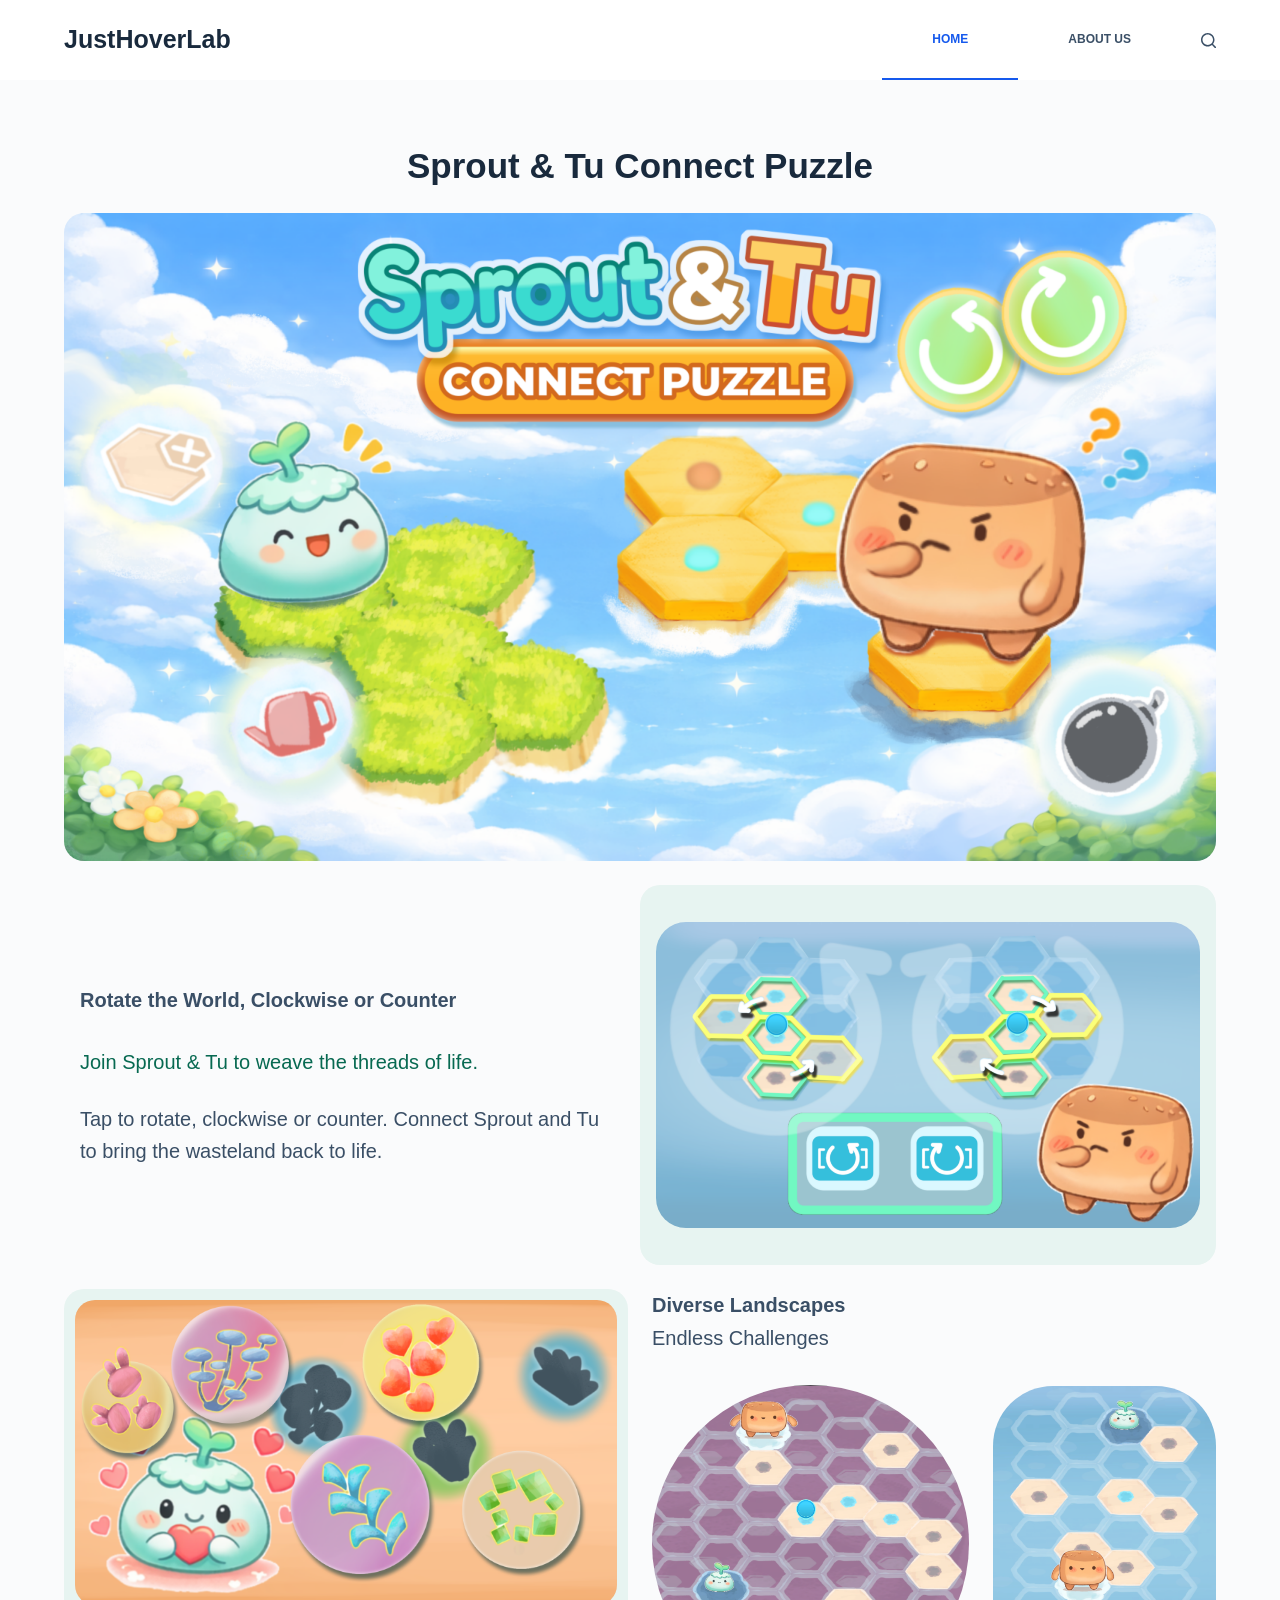
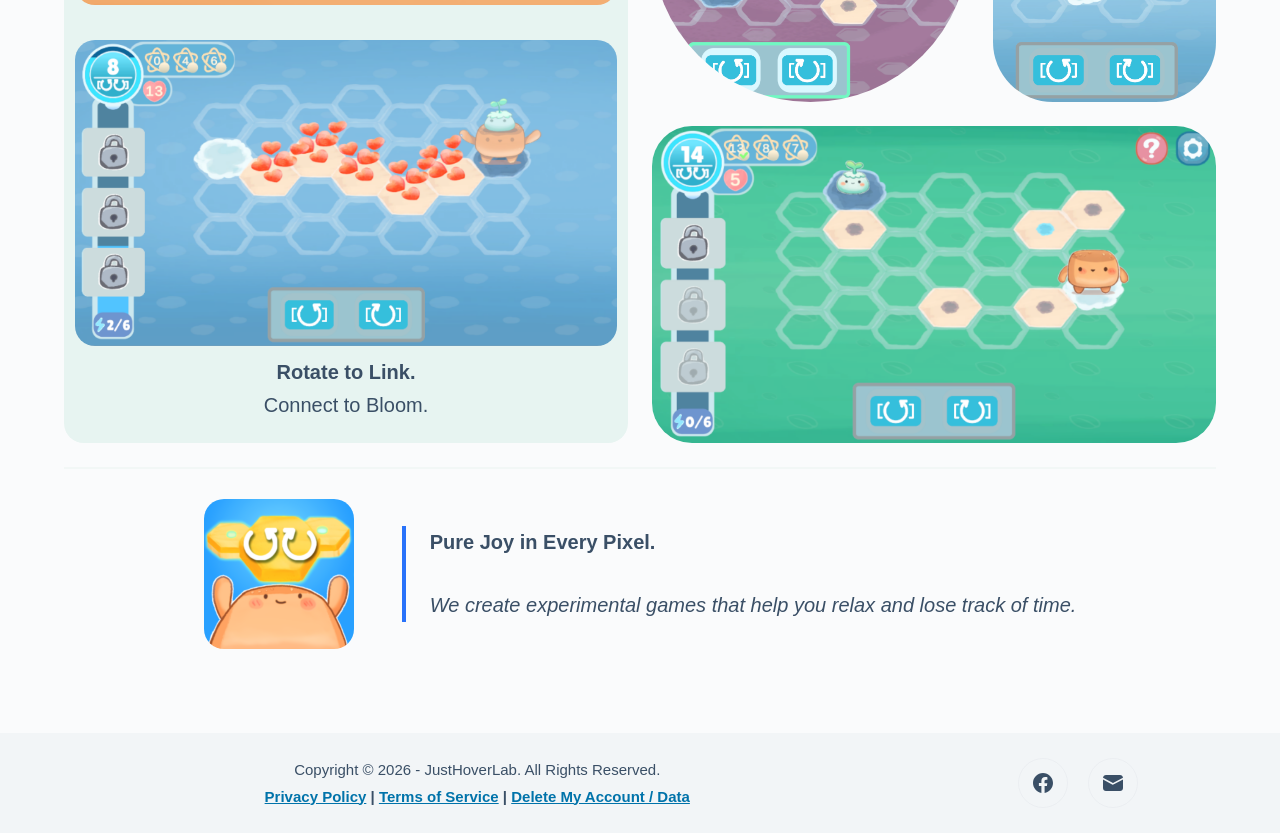
<file: index.html>
<!DOCTYPE html>
<html lang="zh-TW">
<head><meta charset="UTF-8">
	
	
	<meta name="viewport" content="width=device-width, initial-scale=1, maximum-scale=5, viewport-fit=cover">
	<link rel="profile" href="https://gmpg.org/xfn/11">

	<title>justhoverlab</title>
<meta name="robots" content="max-image-preview:large">
<link rel="alternate" type="application/rss+xml" title="訂閱《justhoverlab》» 資訊提供" href="https://justhoverlab.github.io/feed/">
<link rel="alternate" type="application/rss+xml" title="訂閱《justhoverlab》» 留言的資訊提供" href="https://justhoverlab.github.io/comments/feed/">
<link rel="alternate" title="oEmbed (JSON)" type="application/json+oembed" href="https://justhoverlab.github.io/wp-json/oembed/1.0/embed?url=https%3A%2F%2Fjusthoverlab.github.io%2F">
<link rel="alternate" title="oEmbed (XML)" type="text/xml+oembed" href="https://justhoverlab.github.io/wp-json/oembed/1.0/embed?url=https%3A%2F%2Fjusthoverlab.github.io%2F&amp;format=xml">
<style id="wp-img-auto-sizes-contain-inline-css">
img:is([sizes=auto i],[sizes^="auto," i]){contain-intrinsic-size:3000px 1500px}
/*# sourceURL=wp-img-auto-sizes-contain-inline-css */
</style>
<style id="wp-block-library-inline-css">
:root{--wp-block-synced-color:#7a00df;--wp-block-synced-color--rgb:122,0,223;--wp-bound-block-color:var(--wp-block-synced-color);--wp-editor-canvas-background:#ddd;--wp-admin-theme-color:#007cba;--wp-admin-theme-color--rgb:0,124,186;--wp-admin-theme-color-darker-10:#006ba1;--wp-admin-theme-color-darker-10--rgb:0,107,160.5;--wp-admin-theme-color-darker-20:#005a87;--wp-admin-theme-color-darker-20--rgb:0,90,135;--wp-admin-border-width-focus:2px}@media (min-resolution:192dpi){:root{--wp-admin-border-width-focus:1.5px}}.wp-element-button{cursor:pointer}:root .has-very-light-gray-background-color{background-color:#eee}:root .has-very-dark-gray-background-color{background-color:#313131}:root .has-very-light-gray-color{color:#eee}:root .has-very-dark-gray-color{color:#313131}:root .has-vivid-green-cyan-to-vivid-cyan-blue-gradient-background{background:linear-gradient(135deg,#00d084,#0693e3)}:root .has-purple-crush-gradient-background{background:linear-gradient(135deg,#34e2e4,#4721fb 50%,#ab1dfe)}:root .has-hazy-dawn-gradient-background{background:linear-gradient(135deg,#faaca8,#dad0ec)}:root .has-subdued-olive-gradient-background{background:linear-gradient(135deg,#fafae1,#67a671)}:root .has-atomic-cream-gradient-background{background:linear-gradient(135deg,#fdd79a,#004a59)}:root .has-nightshade-gradient-background{background:linear-gradient(135deg,#330968,#31cdcf)}:root .has-midnight-gradient-background{background:linear-gradient(135deg,#020381,#2874fc)}:root{--wp--preset--font-size--normal:16px;--wp--preset--font-size--huge:42px}.has-regular-font-size{font-size:1em}.has-larger-font-size{font-size:2.625em}.has-normal-font-size{font-size:var(--wp--preset--font-size--normal)}.has-huge-font-size{font-size:var(--wp--preset--font-size--huge)}.has-text-align-center{text-align:center}.has-text-align-left{text-align:left}.has-text-align-right{text-align:right}.has-fit-text{white-space:nowrap!important}#end-resizable-editor-section{display:none}.aligncenter{clear:both}.items-justified-left{justify-content:flex-start}.items-justified-center{justify-content:center}.items-justified-right{justify-content:flex-end}.items-justified-space-between{justify-content:space-between}.screen-reader-text{border:0;clip-path:inset(50%);height:1px;margin:-1px;overflow:hidden;padding:0;position:absolute;width:1px;word-wrap:normal!important}.screen-reader-text:focus{background-color:#ddd;clip-path:none;color:#444;display:block;font-size:1em;height:auto;left:5px;line-height:normal;padding:15px 23px 14px;text-decoration:none;top:5px;width:auto;z-index:100000}html :where(.has-border-color){border-style:solid}html :where([style*=border-top-color]){border-top-style:solid}html :where([style*=border-right-color]){border-right-style:solid}html :where([style*=border-bottom-color]){border-bottom-style:solid}html :where([style*=border-left-color]){border-left-style:solid}html :where([style*=border-width]){border-style:solid}html :where([style*=border-top-width]){border-top-style:solid}html :where([style*=border-right-width]){border-right-style:solid}html :where([style*=border-bottom-width]){border-bottom-style:solid}html :where([style*=border-left-width]){border-left-style:solid}html :where(img[class*=wp-image-]){height:auto;max-width:100%}:where(figure){margin:0 0 1em}html :where(.is-position-sticky){--wp-admin--admin-bar--position-offset:var(--wp-admin--admin-bar--height,0px)}@media screen and (max-width:600px){html :where(.is-position-sticky){--wp-admin--admin-bar--position-offset:0px}}

/*# sourceURL=wp-block-library-inline-css */
</style>
<style id="wp-block-cover-inline-css">
.wp-block-cover,.wp-block-cover-image{align-items:center;background-position:50%;box-sizing:border-box;display:flex;justify-content:center;min-height:430px;overflow:hidden;overflow:clip;padding:1em;position:relative}.wp-block-cover .has-background-dim:not([class*=-background-color]),.wp-block-cover-image .has-background-dim:not([class*=-background-color]),.wp-block-cover-image.has-background-dim:not([class*=-background-color]),.wp-block-cover.has-background-dim:not([class*=-background-color]){background-color:#000}.wp-block-cover .has-background-dim.has-background-gradient,.wp-block-cover-image .has-background-dim.has-background-gradient{background-color:initial}.wp-block-cover-image.has-background-dim:before,.wp-block-cover.has-background-dim:before{background-color:inherit;content:""}.wp-block-cover .wp-block-cover__background,.wp-block-cover .wp-block-cover__gradient-background,.wp-block-cover-image .wp-block-cover__background,.wp-block-cover-image .wp-block-cover__gradient-background,.wp-block-cover-image.has-background-dim:not(.has-background-gradient):before,.wp-block-cover.has-background-dim:not(.has-background-gradient):before{bottom:0;left:0;opacity:.5;position:absolute;right:0;top:0}.wp-block-cover-image.has-background-dim.has-background-dim-10 .wp-block-cover__background,.wp-block-cover-image.has-background-dim.has-background-dim-10 .wp-block-cover__gradient-background,.wp-block-cover-image.has-background-dim.has-background-dim-10:not(.has-background-gradient):before,.wp-block-cover.has-background-dim.has-background-dim-10 .wp-block-cover__background,.wp-block-cover.has-background-dim.has-background-dim-10 .wp-block-cover__gradient-background,.wp-block-cover.has-background-dim.has-background-dim-10:not(.has-background-gradient):before{opacity:.1}.wp-block-cover-image.has-background-dim.has-background-dim-20 .wp-block-cover__background,.wp-block-cover-image.has-background-dim.has-background-dim-20 .wp-block-cover__gradient-background,.wp-block-cover-image.has-background-dim.has-background-dim-20:not(.has-background-gradient):before,.wp-block-cover.has-background-dim.has-background-dim-20 .wp-block-cover__background,.wp-block-cover.has-background-dim.has-background-dim-20 .wp-block-cover__gradient-background,.wp-block-cover.has-background-dim.has-background-dim-20:not(.has-background-gradient):before{opacity:.2}.wp-block-cover-image.has-background-dim.has-background-dim-30 .wp-block-cover__background,.wp-block-cover-image.has-background-dim.has-background-dim-30 .wp-block-cover__gradient-background,.wp-block-cover-image.has-background-dim.has-background-dim-30:not(.has-background-gradient):before,.wp-block-cover.has-background-dim.has-background-dim-30 .wp-block-cover__background,.wp-block-cover.has-background-dim.has-background-dim-30 .wp-block-cover__gradient-background,.wp-block-cover.has-background-dim.has-background-dim-30:not(.has-background-gradient):before{opacity:.3}.wp-block-cover-image.has-background-dim.has-background-dim-40 .wp-block-cover__background,.wp-block-cover-image.has-background-dim.has-background-dim-40 .wp-block-cover__gradient-background,.wp-block-cover-image.has-background-dim.has-background-dim-40:not(.has-background-gradient):before,.wp-block-cover.has-background-dim.has-background-dim-40 .wp-block-cover__background,.wp-block-cover.has-background-dim.has-background-dim-40 .wp-block-cover__gradient-background,.wp-block-cover.has-background-dim.has-background-dim-40:not(.has-background-gradient):before{opacity:.4}.wp-block-cover-image.has-background-dim.has-background-dim-50 .wp-block-cover__background,.wp-block-cover-image.has-background-dim.has-background-dim-50 .wp-block-cover__gradient-background,.wp-block-cover-image.has-background-dim.has-background-dim-50:not(.has-background-gradient):before,.wp-block-cover.has-background-dim.has-background-dim-50 .wp-block-cover__background,.wp-block-cover.has-background-dim.has-background-dim-50 .wp-block-cover__gradient-background,.wp-block-cover.has-background-dim.has-background-dim-50:not(.has-background-gradient):before{opacity:.5}.wp-block-cover-image.has-background-dim.has-background-dim-60 .wp-block-cover__background,.wp-block-cover-image.has-background-dim.has-background-dim-60 .wp-block-cover__gradient-background,.wp-block-cover-image.has-background-dim.has-background-dim-60:not(.has-background-gradient):before,.wp-block-cover.has-background-dim.has-background-dim-60 .wp-block-cover__background,.wp-block-cover.has-background-dim.has-background-dim-60 .wp-block-cover__gradient-background,.wp-block-cover.has-background-dim.has-background-dim-60:not(.has-background-gradient):before{opacity:.6}.wp-block-cover-image.has-background-dim.has-background-dim-70 .wp-block-cover__background,.wp-block-cover-image.has-background-dim.has-background-dim-70 .wp-block-cover__gradient-background,.wp-block-cover-image.has-background-dim.has-background-dim-70:not(.has-background-gradient):before,.wp-block-cover.has-background-dim.has-background-dim-70 .wp-block-cover__background,.wp-block-cover.has-background-dim.has-background-dim-70 .wp-block-cover__gradient-background,.wp-block-cover.has-background-dim.has-background-dim-70:not(.has-background-gradient):before{opacity:.7}.wp-block-cover-image.has-background-dim.has-background-dim-80 .wp-block-cover__background,.wp-block-cover-image.has-background-dim.has-background-dim-80 .wp-block-cover__gradient-background,.wp-block-cover-image.has-background-dim.has-background-dim-80:not(.has-background-gradient):before,.wp-block-cover.has-background-dim.has-background-dim-80 .wp-block-cover__background,.wp-block-cover.has-background-dim.has-background-dim-80 .wp-block-cover__gradient-background,.wp-block-cover.has-background-dim.has-background-dim-80:not(.has-background-gradient):before{opacity:.8}.wp-block-cover-image.has-background-dim.has-background-dim-90 .wp-block-cover__background,.wp-block-cover-image.has-background-dim.has-background-dim-90 .wp-block-cover__gradient-background,.wp-block-cover-image.has-background-dim.has-background-dim-90:not(.has-background-gradient):before,.wp-block-cover.has-background-dim.has-background-dim-90 .wp-block-cover__background,.wp-block-cover.has-background-dim.has-background-dim-90 .wp-block-cover__gradient-background,.wp-block-cover.has-background-dim.has-background-dim-90:not(.has-background-gradient):before{opacity:.9}.wp-block-cover-image.has-background-dim.has-background-dim-100 .wp-block-cover__background,.wp-block-cover-image.has-background-dim.has-background-dim-100 .wp-block-cover__gradient-background,.wp-block-cover-image.has-background-dim.has-background-dim-100:not(.has-background-gradient):before,.wp-block-cover.has-background-dim.has-background-dim-100 .wp-block-cover__background,.wp-block-cover.has-background-dim.has-background-dim-100 .wp-block-cover__gradient-background,.wp-block-cover.has-background-dim.has-background-dim-100:not(.has-background-gradient):before{opacity:1}.wp-block-cover .wp-block-cover__background.has-background-dim.has-background-dim-0,.wp-block-cover .wp-block-cover__gradient-background.has-background-dim.has-background-dim-0,.wp-block-cover-image .wp-block-cover__background.has-background-dim.has-background-dim-0,.wp-block-cover-image .wp-block-cover__gradient-background.has-background-dim.has-background-dim-0{opacity:0}.wp-block-cover .wp-block-cover__background.has-background-dim.has-background-dim-10,.wp-block-cover .wp-block-cover__gradient-background.has-background-dim.has-background-dim-10,.wp-block-cover-image .wp-block-cover__background.has-background-dim.has-background-dim-10,.wp-block-cover-image .wp-block-cover__gradient-background.has-background-dim.has-background-dim-10{opacity:.1}.wp-block-cover .wp-block-cover__background.has-background-dim.has-background-dim-20,.wp-block-cover .wp-block-cover__gradient-background.has-background-dim.has-background-dim-20,.wp-block-cover-image .wp-block-cover__background.has-background-dim.has-background-dim-20,.wp-block-cover-image .wp-block-cover__gradient-background.has-background-dim.has-background-dim-20{opacity:.2}.wp-block-cover .wp-block-cover__background.has-background-dim.has-background-dim-30,.wp-block-cover .wp-block-cover__gradient-background.has-background-dim.has-background-dim-30,.wp-block-cover-image .wp-block-cover__background.has-background-dim.has-background-dim-30,.wp-block-cover-image .wp-block-cover__gradient-background.has-background-dim.has-background-dim-30{opacity:.3}.wp-block-cover .wp-block-cover__background.has-background-dim.has-background-dim-40,.wp-block-cover .wp-block-cover__gradient-background.has-background-dim.has-background-dim-40,.wp-block-cover-image .wp-block-cover__background.has-background-dim.has-background-dim-40,.wp-block-cover-image .wp-block-cover__gradient-background.has-background-dim.has-background-dim-40{opacity:.4}.wp-block-cover .wp-block-cover__background.has-background-dim.has-background-dim-50,.wp-block-cover .wp-block-cover__gradient-background.has-background-dim.has-background-dim-50,.wp-block-cover-image .wp-block-cover__background.has-background-dim.has-background-dim-50,.wp-block-cover-image .wp-block-cover__gradient-background.has-background-dim.has-background-dim-50{opacity:.5}.wp-block-cover .wp-block-cover__background.has-background-dim.has-background-dim-60,.wp-block-cover .wp-block-cover__gradient-background.has-background-dim.has-background-dim-60,.wp-block-cover-image .wp-block-cover__background.has-background-dim.has-background-dim-60,.wp-block-cover-image .wp-block-cover__gradient-background.has-background-dim.has-background-dim-60{opacity:.6}.wp-block-cover .wp-block-cover__background.has-background-dim.has-background-dim-70,.wp-block-cover .wp-block-cover__gradient-background.has-background-dim.has-background-dim-70,.wp-block-cover-image .wp-block-cover__background.has-background-dim.has-background-dim-70,.wp-block-cover-image .wp-block-cover__gradient-background.has-background-dim.has-background-dim-70{opacity:.7}.wp-block-cover .wp-block-cover__background.has-background-dim.has-background-dim-80,.wp-block-cover .wp-block-cover__gradient-background.has-background-dim.has-background-dim-80,.wp-block-cover-image .wp-block-cover__background.has-background-dim.has-background-dim-80,.wp-block-cover-image .wp-block-cover__gradient-background.has-background-dim.has-background-dim-80{opacity:.8}.wp-block-cover .wp-block-cover__background.has-background-dim.has-background-dim-90,.wp-block-cover .wp-block-cover__gradient-background.has-background-dim.has-background-dim-90,.wp-block-cover-image .wp-block-cover__background.has-background-dim.has-background-dim-90,.wp-block-cover-image .wp-block-cover__gradient-background.has-background-dim.has-background-dim-90{opacity:.9}.wp-block-cover .wp-block-cover__background.has-background-dim.has-background-dim-100,.wp-block-cover .wp-block-cover__gradient-background.has-background-dim.has-background-dim-100,.wp-block-cover-image .wp-block-cover__background.has-background-dim.has-background-dim-100,.wp-block-cover-image .wp-block-cover__gradient-background.has-background-dim.has-background-dim-100{opacity:1}.wp-block-cover-image.alignleft,.wp-block-cover-image.alignright,.wp-block-cover.alignleft,.wp-block-cover.alignright{max-width:420px;width:100%}.wp-block-cover-image.aligncenter,.wp-block-cover-image.alignleft,.wp-block-cover-image.alignright,.wp-block-cover.aligncenter,.wp-block-cover.alignleft,.wp-block-cover.alignright{display:flex}.wp-block-cover .wp-block-cover__inner-container,.wp-block-cover-image .wp-block-cover__inner-container{color:inherit;position:relative;width:100%}.wp-block-cover-image.is-position-top-left,.wp-block-cover.is-position-top-left{align-items:flex-start;justify-content:flex-start}.wp-block-cover-image.is-position-top-center,.wp-block-cover.is-position-top-center{align-items:flex-start;justify-content:center}.wp-block-cover-image.is-position-top-right,.wp-block-cover.is-position-top-right{align-items:flex-start;justify-content:flex-end}.wp-block-cover-image.is-position-center-left,.wp-block-cover.is-position-center-left{align-items:center;justify-content:flex-start}.wp-block-cover-image.is-position-center-center,.wp-block-cover.is-position-center-center{align-items:center;justify-content:center}.wp-block-cover-image.is-position-center-right,.wp-block-cover.is-position-center-right{align-items:center;justify-content:flex-end}.wp-block-cover-image.is-position-bottom-left,.wp-block-cover.is-position-bottom-left{align-items:flex-end;justify-content:flex-start}.wp-block-cover-image.is-position-bottom-center,.wp-block-cover.is-position-bottom-center{align-items:flex-end;justify-content:center}.wp-block-cover-image.is-position-bottom-right,.wp-block-cover.is-position-bottom-right{align-items:flex-end;justify-content:flex-end}.wp-block-cover-image.has-custom-content-position.has-custom-content-position .wp-block-cover__inner-container,.wp-block-cover.has-custom-content-position.has-custom-content-position .wp-block-cover__inner-container{margin:0}.wp-block-cover-image.has-custom-content-position.has-custom-content-position.is-position-bottom-left .wp-block-cover__inner-container,.wp-block-cover-image.has-custom-content-position.has-custom-content-position.is-position-bottom-right .wp-block-cover__inner-container,.wp-block-cover-image.has-custom-content-position.has-custom-content-position.is-position-center-left .wp-block-cover__inner-container,.wp-block-cover-image.has-custom-content-position.has-custom-content-position.is-position-center-right .wp-block-cover__inner-container,.wp-block-cover-image.has-custom-content-position.has-custom-content-position.is-position-top-left .wp-block-cover__inner-container,.wp-block-cover-image.has-custom-content-position.has-custom-content-position.is-position-top-right .wp-block-cover__inner-container,.wp-block-cover.has-custom-content-position.has-custom-content-position.is-position-bottom-left .wp-block-cover__inner-container,.wp-block-cover.has-custom-content-position.has-custom-content-position.is-position-bottom-right .wp-block-cover__inner-container,.wp-block-cover.has-custom-content-position.has-custom-content-position.is-position-center-left .wp-block-cover__inner-container,.wp-block-cover.has-custom-content-position.has-custom-content-position.is-position-center-right .wp-block-cover__inner-container,.wp-block-cover.has-custom-content-position.has-custom-content-position.is-position-top-left .wp-block-cover__inner-container,.wp-block-cover.has-custom-content-position.has-custom-content-position.is-position-top-right .wp-block-cover__inner-container{margin:0;width:auto}.wp-block-cover .wp-block-cover__image-background,.wp-block-cover video.wp-block-cover__video-background,.wp-block-cover-image .wp-block-cover__image-background,.wp-block-cover-image video.wp-block-cover__video-background{border:none;bottom:0;box-shadow:none;height:100%;left:0;margin:0;max-height:none;max-width:none;object-fit:cover;outline:none;padding:0;position:absolute;right:0;top:0;width:100%}.wp-block-cover-image.has-parallax,.wp-block-cover.has-parallax,.wp-block-cover__image-background.has-parallax,video.wp-block-cover__video-background.has-parallax{background-attachment:fixed;background-repeat:no-repeat;background-size:cover}@supports (-webkit-touch-callout:inherit){.wp-block-cover-image.has-parallax,.wp-block-cover.has-parallax,.wp-block-cover__image-background.has-parallax,video.wp-block-cover__video-background.has-parallax{background-attachment:scroll}}@media (prefers-reduced-motion:reduce){.wp-block-cover-image.has-parallax,.wp-block-cover.has-parallax,.wp-block-cover__image-background.has-parallax,video.wp-block-cover__video-background.has-parallax{background-attachment:scroll}}.wp-block-cover-image.is-repeated,.wp-block-cover.is-repeated,.wp-block-cover__image-background.is-repeated,video.wp-block-cover__video-background.is-repeated{background-repeat:repeat;background-size:auto}.wp-block-cover-image-text,.wp-block-cover-image-text a,.wp-block-cover-image-text a:active,.wp-block-cover-image-text a:focus,.wp-block-cover-image-text a:hover,.wp-block-cover-text,.wp-block-cover-text a,.wp-block-cover-text a:active,.wp-block-cover-text a:focus,.wp-block-cover-text a:hover,section.wp-block-cover-image h2,section.wp-block-cover-image h2 a,section.wp-block-cover-image h2 a:active,section.wp-block-cover-image h2 a:focus,section.wp-block-cover-image h2 a:hover{color:#fff}.wp-block-cover-image .wp-block-cover.has-left-content{justify-content:flex-start}.wp-block-cover-image .wp-block-cover.has-right-content{justify-content:flex-end}.wp-block-cover-image.has-left-content .wp-block-cover-image-text,.wp-block-cover.has-left-content .wp-block-cover-text,section.wp-block-cover-image.has-left-content>h2{margin-left:0;text-align:left}.wp-block-cover-image.has-right-content .wp-block-cover-image-text,.wp-block-cover.has-right-content .wp-block-cover-text,section.wp-block-cover-image.has-right-content>h2{margin-right:0;text-align:right}.wp-block-cover .wp-block-cover-text,.wp-block-cover-image .wp-block-cover-image-text,section.wp-block-cover-image>h2{font-size:2em;line-height:1.25;margin-bottom:0;max-width:840px;padding:.44em;text-align:center;z-index:1}:where(.wp-block-cover-image:not(.has-text-color)),:where(.wp-block-cover:not(.has-text-color)){color:#fff}:where(.wp-block-cover-image.is-light:not(.has-text-color)),:where(.wp-block-cover.is-light:not(.has-text-color)){color:#000}:root :where(.wp-block-cover h1:not(.has-text-color)),:root :where(.wp-block-cover h2:not(.has-text-color)),:root :where(.wp-block-cover h3:not(.has-text-color)),:root :where(.wp-block-cover h4:not(.has-text-color)),:root :where(.wp-block-cover h5:not(.has-text-color)),:root :where(.wp-block-cover h6:not(.has-text-color)),:root :where(.wp-block-cover p:not(.has-text-color)){color:inherit}body:not(.editor-styles-wrapper) .wp-block-cover:not(.wp-block-cover:has(.wp-block-cover__background+.wp-block-cover__inner-container)) .wp-block-cover__image-background,body:not(.editor-styles-wrapper) .wp-block-cover:not(.wp-block-cover:has(.wp-block-cover__background+.wp-block-cover__inner-container)) .wp-block-cover__video-background{z-index:0}body:not(.editor-styles-wrapper) .wp-block-cover:not(.wp-block-cover:has(.wp-block-cover__background+.wp-block-cover__inner-container)) .wp-block-cover__background,body:not(.editor-styles-wrapper) .wp-block-cover:not(.wp-block-cover:has(.wp-block-cover__background+.wp-block-cover__inner-container)) .wp-block-cover__gradient-background,body:not(.editor-styles-wrapper) .wp-block-cover:not(.wp-block-cover:has(.wp-block-cover__background+.wp-block-cover__inner-container)) .wp-block-cover__inner-container,body:not(.editor-styles-wrapper) .wp-block-cover:not(.wp-block-cover:has(.wp-block-cover__background+.wp-block-cover__inner-container)).has-background-dim:not(.has-background-gradient):before{z-index:1}.has-modal-open body:not(.editor-styles-wrapper) .wp-block-cover:not(.wp-block-cover:has(.wp-block-cover__background+.wp-block-cover__inner-container)) .wp-block-cover__inner-container{z-index:auto}
/*# sourceURL=https://justhoverlab.github.io/wp-includes/blocks/cover/style.min.css */
</style>
<style id="wp-block-heading-inline-css">
h1:where(.wp-block-heading).has-background,h2:where(.wp-block-heading).has-background,h3:where(.wp-block-heading).has-background,h4:where(.wp-block-heading).has-background,h5:where(.wp-block-heading).has-background,h6:where(.wp-block-heading).has-background{padding:1.25em 2.375em}h1.has-text-align-left[style*=writing-mode]:where([style*=vertical-lr]),h1.has-text-align-right[style*=writing-mode]:where([style*=vertical-rl]),h2.has-text-align-left[style*=writing-mode]:where([style*=vertical-lr]),h2.has-text-align-right[style*=writing-mode]:where([style*=vertical-rl]),h3.has-text-align-left[style*=writing-mode]:where([style*=vertical-lr]),h3.has-text-align-right[style*=writing-mode]:where([style*=vertical-rl]),h4.has-text-align-left[style*=writing-mode]:where([style*=vertical-lr]),h4.has-text-align-right[style*=writing-mode]:where([style*=vertical-rl]),h5.has-text-align-left[style*=writing-mode]:where([style*=vertical-lr]),h5.has-text-align-right[style*=writing-mode]:where([style*=vertical-rl]),h6.has-text-align-left[style*=writing-mode]:where([style*=vertical-lr]),h6.has-text-align-right[style*=writing-mode]:where([style*=vertical-rl]){rotate:180deg}
/*# sourceURL=https://justhoverlab.github.io/wp-includes/blocks/heading/style.min.css */
</style>
<style id="wp-block-image-inline-css">
.wp-block-image>a,.wp-block-image>figure>a{display:inline-block}.wp-block-image img{box-sizing:border-box;height:auto;max-width:100%;vertical-align:bottom}@media not (prefers-reduced-motion){.wp-block-image img.hide{visibility:hidden}.wp-block-image img.show{animation:show-content-image .4s}}.wp-block-image[style*=border-radius] img,.wp-block-image[style*=border-radius]>a{border-radius:inherit}.wp-block-image.has-custom-border img{box-sizing:border-box}.wp-block-image.aligncenter{text-align:center}.wp-block-image.alignfull>a,.wp-block-image.alignwide>a{width:100%}.wp-block-image.alignfull img,.wp-block-image.alignwide img{height:auto;width:100%}.wp-block-image .aligncenter,.wp-block-image .alignleft,.wp-block-image .alignright,.wp-block-image.aligncenter,.wp-block-image.alignleft,.wp-block-image.alignright{display:table}.wp-block-image .aligncenter>figcaption,.wp-block-image .alignleft>figcaption,.wp-block-image .alignright>figcaption,.wp-block-image.aligncenter>figcaption,.wp-block-image.alignleft>figcaption,.wp-block-image.alignright>figcaption{caption-side:bottom;display:table-caption}.wp-block-image .alignleft{float:left;margin:.5em 1em .5em 0}.wp-block-image .alignright{float:right;margin:.5em 0 .5em 1em}.wp-block-image .aligncenter{margin-left:auto;margin-right:auto}.wp-block-image :where(figcaption){margin-bottom:1em;margin-top:.5em}.wp-block-image.is-style-circle-mask img{border-radius:9999px}@supports ((-webkit-mask-image:none) or (mask-image:none)) or (-webkit-mask-image:none){.wp-block-image.is-style-circle-mask img{border-radius:0;-webkit-mask-image:url('data:image/svg+xml;utf8,<svg viewBox="0 0 100 100" xmlns="http://www.w3.org/2000/svg"><circle cx="50" cy="50" r="50"/></svg>');mask-image:url('data:image/svg+xml;utf8,<svg viewBox="0 0 100 100" xmlns="http://www.w3.org/2000/svg"><circle cx="50" cy="50" r="50"/></svg>');mask-mode:alpha;-webkit-mask-position:center;mask-position:center;-webkit-mask-repeat:no-repeat;mask-repeat:no-repeat;-webkit-mask-size:contain;mask-size:contain}}:root :where(.wp-block-image.is-style-rounded img,.wp-block-image .is-style-rounded img){border-radius:9999px}.wp-block-image figure{margin:0}.wp-lightbox-container{display:flex;flex-direction:column;position:relative}.wp-lightbox-container img{cursor:zoom-in}.wp-lightbox-container img:hover+button{opacity:1}.wp-lightbox-container button{align-items:center;backdrop-filter:blur(16px) saturate(180%);background-color:#5a5a5a40;border:none;border-radius:4px;cursor:zoom-in;display:flex;height:20px;justify-content:center;opacity:0;padding:0;position:absolute;right:16px;text-align:center;top:16px;width:20px;z-index:100}@media not (prefers-reduced-motion){.wp-lightbox-container button{transition:opacity .2s ease}}.wp-lightbox-container button:focus-visible{outline:3px auto #5a5a5a40;outline:3px auto -webkit-focus-ring-color;outline-offset:3px}.wp-lightbox-container button:hover{cursor:pointer;opacity:1}.wp-lightbox-container button:focus{opacity:1}.wp-lightbox-container button:focus,.wp-lightbox-container button:hover,.wp-lightbox-container button:not(:hover):not(:active):not(.has-background){background-color:#5a5a5a40;border:none}.wp-lightbox-overlay{box-sizing:border-box;cursor:zoom-out;height:100vh;left:0;overflow:hidden;position:fixed;top:0;visibility:hidden;width:100%;z-index:100000}.wp-lightbox-overlay .close-button{align-items:center;cursor:pointer;display:flex;justify-content:center;min-height:40px;min-width:40px;padding:0;position:absolute;right:calc(env(safe-area-inset-right) + 16px);top:calc(env(safe-area-inset-top) + 16px);z-index:5000000}.wp-lightbox-overlay .close-button:focus,.wp-lightbox-overlay .close-button:hover,.wp-lightbox-overlay .close-button:not(:hover):not(:active):not(.has-background){background:none;border:none}.wp-lightbox-overlay .lightbox-image-container{height:var(--wp--lightbox-container-height);left:50%;overflow:hidden;position:absolute;top:50%;transform:translate(-50%,-50%);transform-origin:top left;width:var(--wp--lightbox-container-width);z-index:9999999999}.wp-lightbox-overlay .wp-block-image{align-items:center;box-sizing:border-box;display:flex;height:100%;justify-content:center;margin:0;position:relative;transform-origin:0 0;width:100%;z-index:3000000}.wp-lightbox-overlay .wp-block-image img{height:var(--wp--lightbox-image-height);min-height:var(--wp--lightbox-image-height);min-width:var(--wp--lightbox-image-width);width:var(--wp--lightbox-image-width)}.wp-lightbox-overlay .wp-block-image figcaption{display:none}.wp-lightbox-overlay button{background:none;border:none}.wp-lightbox-overlay .scrim{background-color:#fff;height:100%;opacity:.9;position:absolute;width:100%;z-index:2000000}.wp-lightbox-overlay.active{visibility:visible}@media not (prefers-reduced-motion){.wp-lightbox-overlay.active{animation:turn-on-visibility .25s both}.wp-lightbox-overlay.active img{animation:turn-on-visibility .35s both}.wp-lightbox-overlay.show-closing-animation:not(.active){animation:turn-off-visibility .35s both}.wp-lightbox-overlay.show-closing-animation:not(.active) img{animation:turn-off-visibility .25s both}.wp-lightbox-overlay.zoom.active{animation:none;opacity:1;visibility:visible}.wp-lightbox-overlay.zoom.active .lightbox-image-container{animation:lightbox-zoom-in .4s}.wp-lightbox-overlay.zoom.active .lightbox-image-container img{animation:none}.wp-lightbox-overlay.zoom.active .scrim{animation:turn-on-visibility .4s forwards}.wp-lightbox-overlay.zoom.show-closing-animation:not(.active){animation:none}.wp-lightbox-overlay.zoom.show-closing-animation:not(.active) .lightbox-image-container{animation:lightbox-zoom-out .4s}.wp-lightbox-overlay.zoom.show-closing-animation:not(.active) .lightbox-image-container img{animation:none}.wp-lightbox-overlay.zoom.show-closing-animation:not(.active) .scrim{animation:turn-off-visibility .4s forwards}}@keyframes show-content-image{0%{visibility:hidden}99%{visibility:hidden}to{visibility:visible}}@keyframes turn-on-visibility{0%{opacity:0}to{opacity:1}}@keyframes turn-off-visibility{0%{opacity:1;visibility:visible}99%{opacity:0;visibility:visible}to{opacity:0;visibility:hidden}}@keyframes lightbox-zoom-in{0%{transform:translate(calc((-100vw + var(--wp--lightbox-scrollbar-width))/2 + var(--wp--lightbox-initial-left-position)),calc(-50vh + var(--wp--lightbox-initial-top-position))) scale(var(--wp--lightbox-scale))}to{transform:translate(-50%,-50%) scale(1)}}@keyframes lightbox-zoom-out{0%{transform:translate(-50%,-50%) scale(1);visibility:visible}99%{visibility:visible}to{transform:translate(calc((-100vw + var(--wp--lightbox-scrollbar-width))/2 + var(--wp--lightbox-initial-left-position)),calc(-50vh + var(--wp--lightbox-initial-top-position))) scale(var(--wp--lightbox-scale));visibility:hidden}}
/*# sourceURL=https://justhoverlab.github.io/wp-includes/blocks/image/style.min.css */
</style>
<style id="wp-block-columns-inline-css">
.wp-block-columns{box-sizing:border-box;display:flex;flex-wrap:wrap!important}@media (min-width:782px){.wp-block-columns{flex-wrap:nowrap!important}}.wp-block-columns{align-items:normal!important}.wp-block-columns.are-vertically-aligned-top{align-items:flex-start}.wp-block-columns.are-vertically-aligned-center{align-items:center}.wp-block-columns.are-vertically-aligned-bottom{align-items:flex-end}@media (max-width:781px){.wp-block-columns:not(.is-not-stacked-on-mobile)>.wp-block-column{flex-basis:100%!important}}@media (min-width:782px){.wp-block-columns:not(.is-not-stacked-on-mobile)>.wp-block-column{flex-basis:0;flex-grow:1}.wp-block-columns:not(.is-not-stacked-on-mobile)>.wp-block-column[style*=flex-basis]{flex-grow:0}}.wp-block-columns.is-not-stacked-on-mobile{flex-wrap:nowrap!important}.wp-block-columns.is-not-stacked-on-mobile>.wp-block-column{flex-basis:0;flex-grow:1}.wp-block-columns.is-not-stacked-on-mobile>.wp-block-column[style*=flex-basis]{flex-grow:0}:where(.wp-block-columns){margin-bottom:1.75em}:where(.wp-block-columns.has-background){padding:1.25em 2.375em}.wp-block-column{flex-grow:1;min-width:0;overflow-wrap:break-word;word-break:break-word}.wp-block-column.is-vertically-aligned-top{align-self:flex-start}.wp-block-column.is-vertically-aligned-center{align-self:center}.wp-block-column.is-vertically-aligned-bottom{align-self:flex-end}.wp-block-column.is-vertically-aligned-stretch{align-self:stretch}.wp-block-column.is-vertically-aligned-bottom,.wp-block-column.is-vertically-aligned-center,.wp-block-column.is-vertically-aligned-top{width:100%}
/*# sourceURL=https://justhoverlab.github.io/wp-includes/blocks/columns/style.min.css */
</style>
<style id="wp-block-group-inline-css">
.wp-block-group{box-sizing:border-box}:where(.wp-block-group.wp-block-group-is-layout-constrained){position:relative}
/*# sourceURL=https://justhoverlab.github.io/wp-includes/blocks/group/style.min.css */
</style>
<style id="wp-block-paragraph-inline-css">
.is-small-text{font-size:.875em}.is-regular-text{font-size:1em}.is-large-text{font-size:2.25em}.is-larger-text{font-size:3em}.has-drop-cap:not(:focus):first-letter{float:left;font-size:8.4em;font-style:normal;font-weight:100;line-height:.68;margin:.05em .1em 0 0;text-transform:uppercase}body.rtl .has-drop-cap:not(:focus):first-letter{float:none;margin-left:.1em}p.has-drop-cap.has-background{overflow:hidden}:root :where(p.has-background){padding:1.25em 2.375em}:where(p.has-text-color:not(.has-link-color)) a{color:inherit}p.has-text-align-left[style*="writing-mode:vertical-lr"],p.has-text-align-right[style*="writing-mode:vertical-rl"]{rotate:180deg}
/*# sourceURL=https://justhoverlab.github.io/wp-includes/blocks/paragraph/style.min.css */
</style>
<style id="wp-block-quote-inline-css">
.wp-block-quote{box-sizing:border-box;overflow-wrap:break-word}.wp-block-quote.is-large:where(:not(.is-style-plain)),.wp-block-quote.is-style-large:where(:not(.is-style-plain)){margin-bottom:1em;padding:0 1em}.wp-block-quote.is-large:where(:not(.is-style-plain)) p,.wp-block-quote.is-style-large:where(:not(.is-style-plain)) p{font-size:1.5em;font-style:italic;line-height:1.6}.wp-block-quote.is-large:where(:not(.is-style-plain)) cite,.wp-block-quote.is-large:where(:not(.is-style-plain)) footer,.wp-block-quote.is-style-large:where(:not(.is-style-plain)) cite,.wp-block-quote.is-style-large:where(:not(.is-style-plain)) footer{font-size:1.125em;text-align:right}.wp-block-quote>cite{display:block}
/*# sourceURL=https://justhoverlab.github.io/wp-includes/blocks/quote/style.min.css */
</style>
<style id="wp-block-separator-inline-css">
@charset "UTF-8";.wp-block-separator{border:none;border-top:2px solid}:root :where(.wp-block-separator.is-style-dots){height:auto;line-height:1;text-align:center}:root :where(.wp-block-separator.is-style-dots):before{color:currentColor;content:"···";font-family:serif;font-size:1.5em;letter-spacing:2em;padding-left:2em}.wp-block-separator.is-style-dots{background:none!important;border:none!important}
/*# sourceURL=https://justhoverlab.github.io/wp-includes/blocks/separator/style.min.css */
</style>
<style id="wp-block-spacer-inline-css">
.wp-block-spacer{clear:both}
/*# sourceURL=https://justhoverlab.github.io/wp-includes/blocks/spacer/style.min.css */
</style>
<style id="global-styles-inline-css">
:root{--wp--preset--aspect-ratio--square: 1;--wp--preset--aspect-ratio--4-3: 4/3;--wp--preset--aspect-ratio--3-4: 3/4;--wp--preset--aspect-ratio--3-2: 3/2;--wp--preset--aspect-ratio--2-3: 2/3;--wp--preset--aspect-ratio--16-9: 16/9;--wp--preset--aspect-ratio--9-16: 9/16;--wp--preset--color--black: #000000;--wp--preset--color--cyan-bluish-gray: #abb8c3;--wp--preset--color--white: #ffffff;--wp--preset--color--pale-pink: #f78da7;--wp--preset--color--vivid-red: #cf2e2e;--wp--preset--color--luminous-vivid-orange: #ff6900;--wp--preset--color--luminous-vivid-amber: #fcb900;--wp--preset--color--light-green-cyan: #7bdcb5;--wp--preset--color--vivid-green-cyan: #00d084;--wp--preset--color--pale-cyan-blue: #8ed1fc;--wp--preset--color--vivid-cyan-blue: #0693e3;--wp--preset--color--vivid-purple: #9b51e0;--wp--preset--color--palette-color-1: var(--theme-palette-color-1, #2872fa);--wp--preset--color--palette-color-2: var(--theme-palette-color-2, #1559ed);--wp--preset--color--palette-color-3: var(--theme-palette-color-3, #3A4F66);--wp--preset--color--palette-color-4: var(--theme-palette-color-4, #192a3d);--wp--preset--color--palette-color-5: var(--theme-palette-color-5, #F2F7F6);--wp--preset--color--palette-color-6: var(--theme-palette-color-6, #f2f5f7);--wp--preset--color--palette-color-7: var(--theme-palette-color-7, #FAFBFC);--wp--preset--color--palette-color-8: var(--theme-palette-color-8, #ffffff);--wp--preset--gradient--vivid-cyan-blue-to-vivid-purple: linear-gradient(135deg,rgb(6,147,227) 0%,rgb(155,81,224) 100%);--wp--preset--gradient--light-green-cyan-to-vivid-green-cyan: linear-gradient(135deg,rgb(122,220,180) 0%,rgb(0,208,130) 100%);--wp--preset--gradient--luminous-vivid-amber-to-luminous-vivid-orange: linear-gradient(135deg,rgb(252,185,0) 0%,rgb(255,105,0) 100%);--wp--preset--gradient--luminous-vivid-orange-to-vivid-red: linear-gradient(135deg,rgb(255,105,0) 0%,rgb(207,46,46) 100%);--wp--preset--gradient--very-light-gray-to-cyan-bluish-gray: linear-gradient(135deg,rgb(238,238,238) 0%,rgb(169,184,195) 100%);--wp--preset--gradient--cool-to-warm-spectrum: linear-gradient(135deg,rgb(74,234,220) 0%,rgb(151,120,209) 20%,rgb(207,42,186) 40%,rgb(238,44,130) 60%,rgb(251,105,98) 80%,rgb(254,248,76) 100%);--wp--preset--gradient--blush-light-purple: linear-gradient(135deg,rgb(255,206,236) 0%,rgb(152,150,240) 100%);--wp--preset--gradient--blush-bordeaux: linear-gradient(135deg,rgb(254,205,165) 0%,rgb(254,45,45) 50%,rgb(107,0,62) 100%);--wp--preset--gradient--luminous-dusk: linear-gradient(135deg,rgb(255,203,112) 0%,rgb(199,81,192) 50%,rgb(65,88,208) 100%);--wp--preset--gradient--pale-ocean: linear-gradient(135deg,rgb(255,245,203) 0%,rgb(182,227,212) 50%,rgb(51,167,181) 100%);--wp--preset--gradient--electric-grass: linear-gradient(135deg,rgb(202,248,128) 0%,rgb(113,206,126) 100%);--wp--preset--gradient--midnight: linear-gradient(135deg,rgb(2,3,129) 0%,rgb(40,116,252) 100%);--wp--preset--gradient--juicy-peach: linear-gradient(to right, #ffecd2 0%, #fcb69f 100%);--wp--preset--gradient--young-passion: linear-gradient(to right, #ff8177 0%, #ff867a 0%, #ff8c7f 21%, #f99185 52%, #cf556c 78%, #b12a5b 100%);--wp--preset--gradient--true-sunset: linear-gradient(to right, #fa709a 0%, #fee140 100%);--wp--preset--gradient--morpheus-den: linear-gradient(to top, #30cfd0 0%, #330867 100%);--wp--preset--gradient--plum-plate: linear-gradient(135deg, #667eea 0%, #764ba2 100%);--wp--preset--gradient--aqua-splash: linear-gradient(15deg, #13547a 0%, #80d0c7 100%);--wp--preset--gradient--love-kiss: linear-gradient(to top, #ff0844 0%, #ffb199 100%);--wp--preset--gradient--new-retrowave: linear-gradient(to top, #3b41c5 0%, #a981bb 49%, #ffc8a9 100%);--wp--preset--gradient--plum-bath: linear-gradient(to top, #cc208e 0%, #6713d2 100%);--wp--preset--gradient--high-flight: linear-gradient(to right, #0acffe 0%, #495aff 100%);--wp--preset--gradient--teen-party: linear-gradient(-225deg, #FF057C 0%, #8D0B93 50%, #321575 100%);--wp--preset--gradient--fabled-sunset: linear-gradient(-225deg, #231557 0%, #44107A 29%, #FF1361 67%, #FFF800 100%);--wp--preset--gradient--arielle-smile: radial-gradient(circle 248px at center, #16d9e3 0%, #30c7ec 47%, #46aef7 100%);--wp--preset--gradient--itmeo-branding: linear-gradient(180deg, #2af598 0%, #009efd 100%);--wp--preset--gradient--deep-blue: linear-gradient(to right, #6a11cb 0%, #2575fc 100%);--wp--preset--gradient--strong-bliss: linear-gradient(to right, #f78ca0 0%, #f9748f 19%, #fd868c 60%, #fe9a8b 100%);--wp--preset--gradient--sweet-period: linear-gradient(to top, #3f51b1 0%, #5a55ae 13%, #7b5fac 25%, #8f6aae 38%, #a86aa4 50%, #cc6b8e 62%, #f18271 75%, #f3a469 87%, #f7c978 100%);--wp--preset--gradient--purple-division: linear-gradient(to top, #7028e4 0%, #e5b2ca 100%);--wp--preset--gradient--cold-evening: linear-gradient(to top, #0c3483 0%, #a2b6df 100%, #6b8cce 100%, #a2b6df 100%);--wp--preset--gradient--mountain-rock: linear-gradient(to right, #868f96 0%, #596164 100%);--wp--preset--gradient--desert-hump: linear-gradient(to top, #c79081 0%, #dfa579 100%);--wp--preset--gradient--ethernal-constance: linear-gradient(to top, #09203f 0%, #537895 100%);--wp--preset--gradient--happy-memories: linear-gradient(-60deg, #ff5858 0%, #f09819 100%);--wp--preset--gradient--grown-early: linear-gradient(to top, #0ba360 0%, #3cba92 100%);--wp--preset--gradient--morning-salad: linear-gradient(-225deg, #B7F8DB 0%, #50A7C2 100%);--wp--preset--gradient--night-call: linear-gradient(-225deg, #AC32E4 0%, #7918F2 48%, #4801FF 100%);--wp--preset--gradient--mind-crawl: linear-gradient(-225deg, #473B7B 0%, #3584A7 51%, #30D2BE 100%);--wp--preset--gradient--angel-care: linear-gradient(-225deg, #FFE29F 0%, #FFA99F 48%, #FF719A 100%);--wp--preset--gradient--juicy-cake: linear-gradient(to top, #e14fad 0%, #f9d423 100%);--wp--preset--gradient--rich-metal: linear-gradient(to right, #d7d2cc 0%, #304352 100%);--wp--preset--gradient--mole-hall: linear-gradient(-20deg, #616161 0%, #9bc5c3 100%);--wp--preset--gradient--cloudy-knoxville: linear-gradient(120deg, #fdfbfb 0%, #ebedee 100%);--wp--preset--gradient--soft-grass: linear-gradient(to top, #c1dfc4 0%, #deecdd 100%);--wp--preset--gradient--saint-petersburg: linear-gradient(135deg, #f5f7fa 0%, #c3cfe2 100%);--wp--preset--gradient--everlasting-sky: linear-gradient(135deg, #fdfcfb 0%, #e2d1c3 100%);--wp--preset--gradient--kind-steel: linear-gradient(-20deg, #e9defa 0%, #fbfcdb 100%);--wp--preset--gradient--over-sun: linear-gradient(60deg, #abecd6 0%, #fbed96 100%);--wp--preset--gradient--premium-white: linear-gradient(to top, #d5d4d0 0%, #d5d4d0 1%, #eeeeec 31%, #efeeec 75%, #e9e9e7 100%);--wp--preset--gradient--clean-mirror: linear-gradient(45deg, #93a5cf 0%, #e4efe9 100%);--wp--preset--gradient--wild-apple: linear-gradient(to top, #d299c2 0%, #fef9d7 100%);--wp--preset--gradient--snow-again: linear-gradient(to top, #e6e9f0 0%, #eef1f5 100%);--wp--preset--gradient--confident-cloud: linear-gradient(to top, #dad4ec 0%, #dad4ec 1%, #f3e7e9 100%);--wp--preset--gradient--glass-water: linear-gradient(to top, #dfe9f3 0%, white 100%);--wp--preset--gradient--perfect-white: linear-gradient(-225deg, #E3FDF5 0%, #FFE6FA 100%);--wp--preset--font-size--small: 13px;--wp--preset--font-size--medium: 20px;--wp--preset--font-size--large: clamp(22px, 1.375rem + ((1vw - 3.2px) * 0.625), 30px);--wp--preset--font-size--x-large: clamp(30px, 1.875rem + ((1vw - 3.2px) * 1.563), 50px);--wp--preset--font-size--xx-large: clamp(45px, 2.813rem + ((1vw - 3.2px) * 2.734), 80px);--wp--preset--spacing--20: 0.44rem;--wp--preset--spacing--30: 0.67rem;--wp--preset--spacing--40: 1rem;--wp--preset--spacing--50: 1.5rem;--wp--preset--spacing--60: 2.25rem;--wp--preset--spacing--70: 3.38rem;--wp--preset--spacing--80: 5.06rem;--wp--preset--shadow--natural: 6px 6px 9px rgba(0, 0, 0, 0.2);--wp--preset--shadow--deep: 12px 12px 50px rgba(0, 0, 0, 0.4);--wp--preset--shadow--sharp: 6px 6px 0px rgba(0, 0, 0, 0.2);--wp--preset--shadow--outlined: 6px 6px 0px -3px rgb(255, 255, 255), 6px 6px rgb(0, 0, 0);--wp--preset--shadow--crisp: 6px 6px 0px rgb(0, 0, 0);}:root { --wp--style--global--content-size: var(--theme-block-max-width);--wp--style--global--wide-size: var(--theme-block-wide-max-width); }:where(body) { margin: 0; }.wp-site-blocks > .alignleft { float: left; margin-right: 2em; }.wp-site-blocks > .alignright { float: right; margin-left: 2em; }.wp-site-blocks > .aligncenter { justify-content: center; margin-left: auto; margin-right: auto; }:where(.wp-site-blocks) > * { margin-block-start: var(--theme-content-spacing); margin-block-end: 0; }:where(.wp-site-blocks) > :first-child { margin-block-start: 0; }:where(.wp-site-blocks) > :last-child { margin-block-end: 0; }:root { --wp--style--block-gap: var(--theme-content-spacing); }:root :where(.is-layout-flow) > :first-child{margin-block-start: 0;}:root :where(.is-layout-flow) > :last-child{margin-block-end: 0;}:root :where(.is-layout-flow) > *{margin-block-start: var(--theme-content-spacing);margin-block-end: 0;}:root :where(.is-layout-constrained) > :first-child{margin-block-start: 0;}:root :where(.is-layout-constrained) > :last-child{margin-block-end: 0;}:root :where(.is-layout-constrained) > *{margin-block-start: var(--theme-content-spacing);margin-block-end: 0;}:root :where(.is-layout-flex){gap: var(--theme-content-spacing);}:root :where(.is-layout-grid){gap: var(--theme-content-spacing);}.is-layout-flow > .alignleft{float: left;margin-inline-start: 0;margin-inline-end: 2em;}.is-layout-flow > .alignright{float: right;margin-inline-start: 2em;margin-inline-end: 0;}.is-layout-flow > .aligncenter{margin-left: auto !important;margin-right: auto !important;}.is-layout-constrained > .alignleft{float: left;margin-inline-start: 0;margin-inline-end: 2em;}.is-layout-constrained > .alignright{float: right;margin-inline-start: 2em;margin-inline-end: 0;}.is-layout-constrained > .aligncenter{margin-left: auto !important;margin-right: auto !important;}.is-layout-constrained > :where(:not(.alignleft):not(.alignright):not(.alignfull)){max-width: var(--wp--style--global--content-size);margin-left: auto !important;margin-right: auto !important;}.is-layout-constrained > .alignwide{max-width: var(--wp--style--global--wide-size);}body .is-layout-flex{display: flex;}.is-layout-flex{flex-wrap: wrap;align-items: center;}.is-layout-flex > :is(*, div){margin: 0;}body .is-layout-grid{display: grid;}.is-layout-grid > :is(*, div){margin: 0;}body{padding-top: 0px;padding-right: 0px;padding-bottom: 0px;padding-left: 0px;}:root :where(.wp-element-button, .wp-block-button__link){font-style: inherit;font-weight: inherit;letter-spacing: inherit;text-transform: inherit;}.has-black-color{color: var(--wp--preset--color--black) !important;}.has-cyan-bluish-gray-color{color: var(--wp--preset--color--cyan-bluish-gray) !important;}.has-white-color{color: var(--wp--preset--color--white) !important;}.has-pale-pink-color{color: var(--wp--preset--color--pale-pink) !important;}.has-vivid-red-color{color: var(--wp--preset--color--vivid-red) !important;}.has-luminous-vivid-orange-color{color: var(--wp--preset--color--luminous-vivid-orange) !important;}.has-luminous-vivid-amber-color{color: var(--wp--preset--color--luminous-vivid-amber) !important;}.has-light-green-cyan-color{color: var(--wp--preset--color--light-green-cyan) !important;}.has-vivid-green-cyan-color{color: var(--wp--preset--color--vivid-green-cyan) !important;}.has-pale-cyan-blue-color{color: var(--wp--preset--color--pale-cyan-blue) !important;}.has-vivid-cyan-blue-color{color: var(--wp--preset--color--vivid-cyan-blue) !important;}.has-vivid-purple-color{color: var(--wp--preset--color--vivid-purple) !important;}.has-palette-color-1-color{color: var(--wp--preset--color--palette-color-1) !important;}.has-palette-color-2-color{color: var(--wp--preset--color--palette-color-2) !important;}.has-palette-color-3-color{color: var(--wp--preset--color--palette-color-3) !important;}.has-palette-color-4-color{color: var(--wp--preset--color--palette-color-4) !important;}.has-palette-color-5-color{color: var(--wp--preset--color--palette-color-5) !important;}.has-palette-color-6-color{color: var(--wp--preset--color--palette-color-6) !important;}.has-palette-color-7-color{color: var(--wp--preset--color--palette-color-7) !important;}.has-palette-color-8-color{color: var(--wp--preset--color--palette-color-8) !important;}.has-black-background-color{background-color: var(--wp--preset--color--black) !important;}.has-cyan-bluish-gray-background-color{background-color: var(--wp--preset--color--cyan-bluish-gray) !important;}.has-white-background-color{background-color: var(--wp--preset--color--white) !important;}.has-pale-pink-background-color{background-color: var(--wp--preset--color--pale-pink) !important;}.has-vivid-red-background-color{background-color: var(--wp--preset--color--vivid-red) !important;}.has-luminous-vivid-orange-background-color{background-color: var(--wp--preset--color--luminous-vivid-orange) !important;}.has-luminous-vivid-amber-background-color{background-color: var(--wp--preset--color--luminous-vivid-amber) !important;}.has-light-green-cyan-background-color{background-color: var(--wp--preset--color--light-green-cyan) !important;}.has-vivid-green-cyan-background-color{background-color: var(--wp--preset--color--vivid-green-cyan) !important;}.has-pale-cyan-blue-background-color{background-color: var(--wp--preset--color--pale-cyan-blue) !important;}.has-vivid-cyan-blue-background-color{background-color: var(--wp--preset--color--vivid-cyan-blue) !important;}.has-vivid-purple-background-color{background-color: var(--wp--preset--color--vivid-purple) !important;}.has-palette-color-1-background-color{background-color: var(--wp--preset--color--palette-color-1) !important;}.has-palette-color-2-background-color{background-color: var(--wp--preset--color--palette-color-2) !important;}.has-palette-color-3-background-color{background-color: var(--wp--preset--color--palette-color-3) !important;}.has-palette-color-4-background-color{background-color: var(--wp--preset--color--palette-color-4) !important;}.has-palette-color-5-background-color{background-color: var(--wp--preset--color--palette-color-5) !important;}.has-palette-color-6-background-color{background-color: var(--wp--preset--color--palette-color-6) !important;}.has-palette-color-7-background-color{background-color: var(--wp--preset--color--palette-color-7) !important;}.has-palette-color-8-background-color{background-color: var(--wp--preset--color--palette-color-8) !important;}.has-black-border-color{border-color: var(--wp--preset--color--black) !important;}.has-cyan-bluish-gray-border-color{border-color: var(--wp--preset--color--cyan-bluish-gray) !important;}.has-white-border-color{border-color: var(--wp--preset--color--white) !important;}.has-pale-pink-border-color{border-color: var(--wp--preset--color--pale-pink) !important;}.has-vivid-red-border-color{border-color: var(--wp--preset--color--vivid-red) !important;}.has-luminous-vivid-orange-border-color{border-color: var(--wp--preset--color--luminous-vivid-orange) !important;}.has-luminous-vivid-amber-border-color{border-color: var(--wp--preset--color--luminous-vivid-amber) !important;}.has-light-green-cyan-border-color{border-color: var(--wp--preset--color--light-green-cyan) !important;}.has-vivid-green-cyan-border-color{border-color: var(--wp--preset--color--vivid-green-cyan) !important;}.has-pale-cyan-blue-border-color{border-color: var(--wp--preset--color--pale-cyan-blue) !important;}.has-vivid-cyan-blue-border-color{border-color: var(--wp--preset--color--vivid-cyan-blue) !important;}.has-vivid-purple-border-color{border-color: var(--wp--preset--color--vivid-purple) !important;}.has-palette-color-1-border-color{border-color: var(--wp--preset--color--palette-color-1) !important;}.has-palette-color-2-border-color{border-color: var(--wp--preset--color--palette-color-2) !important;}.has-palette-color-3-border-color{border-color: var(--wp--preset--color--palette-color-3) !important;}.has-palette-color-4-border-color{border-color: var(--wp--preset--color--palette-color-4) !important;}.has-palette-color-5-border-color{border-color: var(--wp--preset--color--palette-color-5) !important;}.has-palette-color-6-border-color{border-color: var(--wp--preset--color--palette-color-6) !important;}.has-palette-color-7-border-color{border-color: var(--wp--preset--color--palette-color-7) !important;}.has-palette-color-8-border-color{border-color: var(--wp--preset--color--palette-color-8) !important;}.has-vivid-cyan-blue-to-vivid-purple-gradient-background{background: var(--wp--preset--gradient--vivid-cyan-blue-to-vivid-purple) !important;}.has-light-green-cyan-to-vivid-green-cyan-gradient-background{background: var(--wp--preset--gradient--light-green-cyan-to-vivid-green-cyan) !important;}.has-luminous-vivid-amber-to-luminous-vivid-orange-gradient-background{background: var(--wp--preset--gradient--luminous-vivid-amber-to-luminous-vivid-orange) !important;}.has-luminous-vivid-orange-to-vivid-red-gradient-background{background: var(--wp--preset--gradient--luminous-vivid-orange-to-vivid-red) !important;}.has-very-light-gray-to-cyan-bluish-gray-gradient-background{background: var(--wp--preset--gradient--very-light-gray-to-cyan-bluish-gray) !important;}.has-cool-to-warm-spectrum-gradient-background{background: var(--wp--preset--gradient--cool-to-warm-spectrum) !important;}.has-blush-light-purple-gradient-background{background: var(--wp--preset--gradient--blush-light-purple) !important;}.has-blush-bordeaux-gradient-background{background: var(--wp--preset--gradient--blush-bordeaux) !important;}.has-luminous-dusk-gradient-background{background: var(--wp--preset--gradient--luminous-dusk) !important;}.has-pale-ocean-gradient-background{background: var(--wp--preset--gradient--pale-ocean) !important;}.has-electric-grass-gradient-background{background: var(--wp--preset--gradient--electric-grass) !important;}.has-midnight-gradient-background{background: var(--wp--preset--gradient--midnight) !important;}.has-juicy-peach-gradient-background{background: var(--wp--preset--gradient--juicy-peach) !important;}.has-young-passion-gradient-background{background: var(--wp--preset--gradient--young-passion) !important;}.has-true-sunset-gradient-background{background: var(--wp--preset--gradient--true-sunset) !important;}.has-morpheus-den-gradient-background{background: var(--wp--preset--gradient--morpheus-den) !important;}.has-plum-plate-gradient-background{background: var(--wp--preset--gradient--plum-plate) !important;}.has-aqua-splash-gradient-background{background: var(--wp--preset--gradient--aqua-splash) !important;}.has-love-kiss-gradient-background{background: var(--wp--preset--gradient--love-kiss) !important;}.has-new-retrowave-gradient-background{background: var(--wp--preset--gradient--new-retrowave) !important;}.has-plum-bath-gradient-background{background: var(--wp--preset--gradient--plum-bath) !important;}.has-high-flight-gradient-background{background: var(--wp--preset--gradient--high-flight) !important;}.has-teen-party-gradient-background{background: var(--wp--preset--gradient--teen-party) !important;}.has-fabled-sunset-gradient-background{background: var(--wp--preset--gradient--fabled-sunset) !important;}.has-arielle-smile-gradient-background{background: var(--wp--preset--gradient--arielle-smile) !important;}.has-itmeo-branding-gradient-background{background: var(--wp--preset--gradient--itmeo-branding) !important;}.has-deep-blue-gradient-background{background: var(--wp--preset--gradient--deep-blue) !important;}.has-strong-bliss-gradient-background{background: var(--wp--preset--gradient--strong-bliss) !important;}.has-sweet-period-gradient-background{background: var(--wp--preset--gradient--sweet-period) !important;}.has-purple-division-gradient-background{background: var(--wp--preset--gradient--purple-division) !important;}.has-cold-evening-gradient-background{background: var(--wp--preset--gradient--cold-evening) !important;}.has-mountain-rock-gradient-background{background: var(--wp--preset--gradient--mountain-rock) !important;}.has-desert-hump-gradient-background{background: var(--wp--preset--gradient--desert-hump) !important;}.has-ethernal-constance-gradient-background{background: var(--wp--preset--gradient--ethernal-constance) !important;}.has-happy-memories-gradient-background{background: var(--wp--preset--gradient--happy-memories) !important;}.has-grown-early-gradient-background{background: var(--wp--preset--gradient--grown-early) !important;}.has-morning-salad-gradient-background{background: var(--wp--preset--gradient--morning-salad) !important;}.has-night-call-gradient-background{background: var(--wp--preset--gradient--night-call) !important;}.has-mind-crawl-gradient-background{background: var(--wp--preset--gradient--mind-crawl) !important;}.has-angel-care-gradient-background{background: var(--wp--preset--gradient--angel-care) !important;}.has-juicy-cake-gradient-background{background: var(--wp--preset--gradient--juicy-cake) !important;}.has-rich-metal-gradient-background{background: var(--wp--preset--gradient--rich-metal) !important;}.has-mole-hall-gradient-background{background: var(--wp--preset--gradient--mole-hall) !important;}.has-cloudy-knoxville-gradient-background{background: var(--wp--preset--gradient--cloudy-knoxville) !important;}.has-soft-grass-gradient-background{background: var(--wp--preset--gradient--soft-grass) !important;}.has-saint-petersburg-gradient-background{background: var(--wp--preset--gradient--saint-petersburg) !important;}.has-everlasting-sky-gradient-background{background: var(--wp--preset--gradient--everlasting-sky) !important;}.has-kind-steel-gradient-background{background: var(--wp--preset--gradient--kind-steel) !important;}.has-over-sun-gradient-background{background: var(--wp--preset--gradient--over-sun) !important;}.has-premium-white-gradient-background{background: var(--wp--preset--gradient--premium-white) !important;}.has-clean-mirror-gradient-background{background: var(--wp--preset--gradient--clean-mirror) !important;}.has-wild-apple-gradient-background{background: var(--wp--preset--gradient--wild-apple) !important;}.has-snow-again-gradient-background{background: var(--wp--preset--gradient--snow-again) !important;}.has-confident-cloud-gradient-background{background: var(--wp--preset--gradient--confident-cloud) !important;}.has-glass-water-gradient-background{background: var(--wp--preset--gradient--glass-water) !important;}.has-perfect-white-gradient-background{background: var(--wp--preset--gradient--perfect-white) !important;}.has-small-font-size{font-size: var(--wp--preset--font-size--small) !important;}.has-medium-font-size{font-size: var(--wp--preset--font-size--medium) !important;}.has-large-font-size{font-size: var(--wp--preset--font-size--large) !important;}.has-x-large-font-size{font-size: var(--wp--preset--font-size--x-large) !important;}.has-xx-large-font-size{font-size: var(--wp--preset--font-size--xx-large) !important;}
/*# sourceURL=global-styles-inline-css */
</style>

<link rel="stylesheet" id="ct-main-styles-css" href="https://justhoverlab.github.io/wp-content/themes/blocksy/static/bundle/main.min.css?ver=2.1.38" media="all">
<link rel="https://api.w.org/" href="https://justhoverlab.github.io/wp-json/"><link rel="alternate" title="JSON" type="application/json" href="https://justhoverlab.github.io/wp-json/wp/v2/pages/5"><link rel="EditURI" type="application/rsd+xml" title="RSD" href="https://justhoverlab.github.io/xmlrpc.php?rsd">
<meta name="generator" content="WordPress 6.9.4">
<link rel="canonical" href="https://justhoverlab.github.io/">
<link rel="shortlink" href="https://justhoverlab.github.io/">
<noscript><link rel="stylesheet" href="https://justhoverlab.github.io/wp-content/themes/blocksy/static/bundle/no-scripts.min.css" type="text/css"></noscript>
<style id="ct-main-styles-inline-css">[data-header*="type-1"] .ct-header [data-id="logo"] .site-logo-container {--logo-max-height:80px;} [data-header*="type-1"] .ct-header [data-id="logo"] .site-title {--theme-font-weight:700;--theme-font-size:25px;--theme-line-height:1.5;--theme-link-initial-color:var(--theme-palette-color-4);} [data-header*="type-1"] .ct-header [data-id="menu"] {--menu-items-spacing:100px;--menu-items-gap:0px;} [data-header*="type-1"] .ct-header [data-id="menu"] > ul > li > a {--theme-font-weight:700;--theme-text-transform:uppercase;--theme-font-size:12px;--theme-line-height:1.3;--theme-link-initial-color:var(--theme-text-color);} [data-header*="type-1"] .ct-header [data-id="menu"] .sub-menu .ct-menu-link {--theme-link-initial-color:var(--theme-palette-color-8);--theme-font-weight:500;--theme-font-size:12px;} [data-header*="type-1"] .ct-header [data-id="menu"] .sub-menu {--dropdown-width:200px;--dropdown-divider:1px dashed rgba(255, 255, 255, 0.1);--theme-box-shadow:0px 10px 20px rgba(41, 51, 61, 0.1);--theme-border-radius:0px 0px 2px 2px;} [data-header*="type-1"] .ct-header [data-row*="middle"] {--height:80px;background-color:var(--theme-palette-color-8);background-image:none;--theme-border-top:none;--theme-border-bottom:none;--theme-box-shadow:none;} [data-header*="type-1"] .ct-header [data-row*="middle"] > div {--theme-border-top:none;--theme-border-bottom:none;} [data-header*="type-1"] [data-id="mobile-menu"] {--theme-font-weight:700;--theme-font-size:20px;--theme-link-initial-color:#ffffff;--mobile-menu-divider:none;} [data-header*="type-1"] #offcanvas {--theme-box-shadow:0px 0px 70px rgba(0, 0, 0, 0.35);--side-panel-width:500px;--panel-content-height:100%;} [data-header*="type-1"] #offcanvas .ct-panel-inner {background-color:rgba(18, 21, 25, 0.98);} [data-header*="type-1"] [data-id="search"] {--theme-icon-size:15px;} [data-header*="type-1"] [data-id="search"] .ct-label {--theme-font-weight:600;--theme-text-transform:uppercase;--theme-font-size:12px;} [data-header*="type-1"] #search-modal .ct-search-results {--theme-font-weight:500;--theme-font-size:14px;--theme-line-height:1.4;} [data-header*="type-1"] #search-modal .ct-search-form {--theme-link-initial-color:#ffffff;--theme-form-text-initial-color:#ffffff;--theme-form-text-focus-color:#ffffff;--theme-form-field-border-initial-color:rgba(255, 255, 255, 0.2);--theme-button-text-initial-color:rgba(255, 255, 255, 0.7);--theme-button-text-hover-color:#ffffff;--theme-button-background-initial-color:var(--theme-palette-color-1);--theme-button-background-hover-color:var(--theme-palette-color-1);} [data-header*="type-1"] #search-modal {background-color:rgba(18, 21, 25, 0.98);} [data-header*="type-1"] [data-id="trigger"] {--theme-icon-size:18px;--toggle-button-radius:3px;} [data-header*="type-1"] [data-id="trigger"]:not([data-design="simple"]) {--toggle-button-padding:10px;} [data-header*="type-1"] [data-id="trigger"] .ct-label {--theme-font-weight:600;--theme-text-transform:uppercase;--theme-font-size:12px;} [data-header*="type-1"] {--header-height:80px;} [data-header*="type-1"] .ct-header {background-image:none;} [data-footer*="type-1"] .ct-footer [data-row*="bottom"] > div {--container-spacing:25px;--theme-border:none;--theme-border-top:none;--theme-border-bottom:none;--grid-template-columns:3fr 1fr;} [data-footer*="type-1"] .ct-footer [data-row*="bottom"] .widget-title {--theme-font-size:16px;} [data-footer*="type-1"] .ct-footer [data-row*="bottom"] {--theme-border-top:none;--theme-border-bottom:none;background-color:transparent;} [data-footer*="type-1"] [data-id="copyright"] {--theme-font-weight:400;--theme-font-size:15px;--theme-line-height:1.3;} [data-footer*="type-1"] [data-column="copyright"] {--horizontal-alignment:center;--vertical-alignment:center;} [data-footer*="type-1"] [data-id="socials"].ct-footer-socials {--theme-icon-size:20px;--items-spacing:20px;} [data-footer*="type-1"] [data-column="socials"] {--horizontal-alignment:center;--vertical-alignment:center;} [data-footer*="type-1"] [data-id="socials"].ct-footer-socials .ct-label {--theme-font-weight:600;--theme-text-transform:uppercase;--theme-font-size:12px;--visibility:none;} [data-footer*="type-1"] [data-id="socials"].ct-footer-socials [data-color="custom"] {--background-color:rgba(218, 222, 228, 0.3);--background-hover-color:var(--theme-palette-color-1);} [data-footer*="type-1"][data-footer*="reveal"] .site-main {--footer-box-shadow:0px 30px 50px rgba(0, 0, 0, 0.1);} [data-footer*="type-1"] .ct-footer {background-color:var(--theme-palette-color-6);} [data-footer*="type-1"] footer.ct-container {--footer-container-bottom-offset:50px;--footer-container-padding:0px 35px;}:root {--theme-font-family:var(--theme-font-stack-default);--theme-font-weight:400;--theme-text-transform:none;--theme-text-decoration:none;--theme-font-size:16px;--theme-line-height:1.65;--theme-letter-spacing:0em;--theme-button-font-weight:500;--theme-button-font-size:15px;--has-classic-forms:var(--true);--has-modern-forms:var(--false);--theme-form-field-border-initial-color:var(--theme-border-color);--theme-form-field-border-focus-color:var(--theme-palette-color-1);--theme-form-selection-field-initial-color:var(--theme-border-color);--theme-form-selection-field-active-color:var(--theme-palette-color-1);--theme-palette-color-1:#2872fa;--theme-palette-color-2:#1559ed;--theme-palette-color-3:#3A4F66;--theme-palette-color-4:#192a3d;--theme-palette-color-5:#F2F7F6;--theme-palette-color-6:#f2f5f7;--theme-palette-color-7:#FAFBFC;--theme-palette-color-8:#ffffff;--theme-text-color:var(--theme-palette-color-3);--theme-link-initial-color:var(--theme-palette-color-1);--theme-link-hover-color:var(--theme-palette-color-2);--theme-selection-text-color:#ffffff;--theme-selection-background-color:var(--theme-palette-color-1);--theme-border-color:var(--theme-palette-color-5);--theme-headings-color:var(--theme-palette-color-4);--theme-content-spacing:1.5em;--theme-button-min-height:40px;--theme-button-shadow:none;--theme-button-transform:none;--theme-button-text-initial-color:#ffffff;--theme-button-text-hover-color:#ffffff;--theme-button-background-initial-color:var(--theme-palette-color-1);--theme-button-background-hover-color:var(--theme-palette-color-2);--theme-button-border:none;--theme-button-padding:5px 20px;--theme-normal-container-max-width:1290px;--theme-content-vertical-spacing:60px;--theme-container-edge-spacing:90vw;--theme-narrow-container-max-width:750px;--theme-wide-offset:130px;}h1 {--theme-font-weight:700;--theme-font-size:40px;--theme-line-height:1.5;}h2 {--theme-font-weight:700;--theme-font-size:35px;--theme-line-height:1.5;}h3 {--theme-font-weight:700;--theme-font-size:30px;--theme-line-height:1.5;}h4 {--theme-font-weight:700;--theme-font-size:25px;--theme-line-height:1.5;}h5 {--theme-font-weight:700;--theme-font-size:20px;--theme-line-height:1.5;}h6 {--theme-font-weight:700;--theme-font-size:16px;--theme-line-height:1.5;}.wp-block-pullquote {--theme-font-family:Georgia;--theme-font-weight:600;--theme-font-size:25px;}pre, code, samp, kbd {--theme-font-family:monospace;--theme-font-weight:400;--theme-font-size:16px;}figcaption {--theme-font-size:14px;}.ct-sidebar .widget-title {--theme-font-size:20px;}.ct-breadcrumbs {--theme-font-weight:600;--theme-text-transform:uppercase;--theme-font-size:12px;}body {background-color:var(--theme-palette-color-7);background-image:none;} [data-prefix="single_blog_post"] .entry-header .page-title {--theme-font-size:30px;} [data-prefix="single_blog_post"] .entry-header .entry-meta {--theme-font-weight:600;--theme-text-transform:uppercase;--theme-font-size:12px;--theme-line-height:1.3;} [data-prefix="categories"] .entry-header .page-title {--theme-font-size:30px;} [data-prefix="categories"] .entry-header .entry-meta {--theme-font-weight:600;--theme-text-transform:uppercase;--theme-font-size:12px;--theme-line-height:1.3;} [data-prefix="search"] .entry-header .page-title {--theme-font-size:30px;} [data-prefix="search"] .entry-header .entry-meta {--theme-font-weight:600;--theme-text-transform:uppercase;--theme-font-size:12px;--theme-line-height:1.3;} [data-prefix="author"] .entry-header .page-title {--theme-font-size:30px;} [data-prefix="author"] .entry-header .entry-meta {--theme-font-weight:600;--theme-text-transform:uppercase;--theme-font-size:12px;--theme-line-height:1.3;} [data-prefix="author"] .hero-section[data-type="type-2"] {background-color:var(--theme-palette-color-6);background-image:none;--container-padding:50px 0px;} [data-prefix="blog"] .entries {--grid-template-columns:repeat(3, minmax(0, 1fr));} [data-prefix="blog"] .entry-card .entry-title {--theme-font-size:20px;--theme-line-height:1.3;} [data-prefix="blog"] .entry-card .entry-meta {--theme-font-weight:600;--theme-text-transform:uppercase;--theme-font-size:12px;} [data-prefix="blog"] .entry-card {background-color:var(--theme-palette-color-8);--theme-box-shadow:0px 12px 18px -6px rgba(34, 56, 101, 0.04);} [data-prefix="categories"] .entries {--grid-template-columns:repeat(3, minmax(0, 1fr));} [data-prefix="categories"] .entry-card .entry-title {--theme-font-size:20px;--theme-line-height:1.3;} [data-prefix="categories"] .entry-card .entry-meta {--theme-font-weight:600;--theme-text-transform:uppercase;--theme-font-size:12px;} [data-prefix="categories"] .entry-card {background-color:var(--theme-palette-color-8);--theme-box-shadow:0px 12px 18px -6px rgba(34, 56, 101, 0.04);} [data-prefix="author"] .entries {--grid-template-columns:repeat(3, minmax(0, 1fr));} [data-prefix="author"] .entry-card .entry-title {--theme-font-size:20px;--theme-line-height:1.3;} [data-prefix="author"] .entry-card .entry-meta {--theme-font-weight:600;--theme-text-transform:uppercase;--theme-font-size:12px;} [data-prefix="author"] .entry-card {background-color:var(--theme-palette-color-8);--theme-box-shadow:0px 12px 18px -6px rgba(34, 56, 101, 0.04);} [data-prefix="search"] .entries {--grid-template-columns:repeat(3, minmax(0, 1fr));} [data-prefix="search"] .entry-card .entry-title {--theme-font-size:20px;--theme-line-height:1.3;} [data-prefix="search"] .entry-card .entry-meta {--theme-font-weight:600;--theme-text-transform:uppercase;--theme-font-size:12px;} [data-prefix="search"] .entry-card {background-color:var(--theme-palette-color-8);--theme-box-shadow:0px 12px 18px -6px rgba(34, 56, 101, 0.04);}form textarea {--theme-form-field-height:170px;}.ct-sidebar {--theme-link-initial-color:var(--theme-text-color);}aside[data-type="type-3"] {--theme-border:1px solid rgba(224, 229, 235, 0.8);} [data-prefix="single_blog_post"] [class*="ct-container"] > article[class*="post"] {--has-boxed:var(--false);--has-wide:var(--true);} [data-prefix="single_page"] [class*="ct-container"] > article[class*="post"] {--has-boxed:var(--false);--has-wide:var(--true);}@media (max-width: 999.98px) {[data-header*="type-1"] #offcanvas {--side-panel-width:65vw;} [data-footer*="type-1"] .ct-footer [data-row*="bottom"] > div {--grid-template-columns:initial;} [data-footer*="type-1"] footer.ct-container {--footer-container-padding:0vw 4vw;} [data-prefix="blog"] .entries {--grid-template-columns:repeat(2, minmax(0, 1fr));} [data-prefix="categories"] .entries {--grid-template-columns:repeat(2, minmax(0, 1fr));} [data-prefix="author"] .entries {--grid-template-columns:repeat(2, minmax(0, 1fr));} [data-prefix="search"] .entries {--grid-template-columns:repeat(2, minmax(0, 1fr));}}@media (max-width: 689.98px) {[data-header*="type-1"] #offcanvas {--side-panel-width:90vw;} [data-footer*="type-1"] .ct-footer [data-row*="bottom"] > div {--container-spacing:15px;--grid-template-columns:initial;} [data-footer*="type-1"] footer.ct-container {--footer-container-padding:0vw 5vw;} [data-prefix="blog"] .entries {--grid-template-columns:repeat(1, minmax(0, 1fr));} [data-prefix="blog"] .entry-card .entry-title {--theme-font-size:18px;} [data-prefix="categories"] .entries {--grid-template-columns:repeat(1, minmax(0, 1fr));} [data-prefix="categories"] .entry-card .entry-title {--theme-font-size:18px;} [data-prefix="author"] .entries {--grid-template-columns:repeat(1, minmax(0, 1fr));} [data-prefix="author"] .entry-card .entry-title {--theme-font-size:18px;} [data-prefix="search"] .entries {--grid-template-columns:repeat(1, minmax(0, 1fr));} [data-prefix="search"] .entry-card .entry-title {--theme-font-size:18px;}:root {--theme-content-vertical-spacing:50px;--theme-container-edge-spacing:88vw;}}</style>
	<style id="core-block-supports-inline-css">
.wp-elements-85406cdbddfe0ad6c8b5ca3cc303118c a:where(:not(.wp-element-button)){color:#076951;}.wp-container-core-columns-is-layout-28f84493{flex-wrap:nowrap;}.wp-container-core-group-is-layout-fe9cc265{flex-direction:column;align-items:flex-start;}.wp-container-core-group-is-layout-6c531013{flex-wrap:nowrap;}.wp-container-core-group-is-layout-23441af8{flex-wrap:nowrap;justify-content:center;}
/*# sourceURL=core-block-supports-inline-css */
</style>

</head>


<body class="home wp-singular page-template-default page page-id-5 wp-embed-responsive wp-theme-blocksy" data-link="type-2" data-prefix="single_page" data-header="type-1" data-footer="type-1" itemscope="itemscope" itemtype="https://schema.org/WebPage">

<a class="skip-link screen-reader-text" href="#main">跳至主要內容</a><div class="ct-drawer-canvas" data-location="start">
		<div id="search-modal" class="ct-panel" data-behaviour="modal" role="dialog" aria-label="搜尋對話框" inert>
			<div class="ct-panel-actions">
				<button class="ct-toggle-close" data-type="type-1" aria-label="關閉搜尋互動視窗">
					<svg class="ct-icon" width="12" height="12" viewbox="0 0 15 15"><path d="M1 15a1 1 0 01-.71-.29 1 1 0 010-1.41l5.8-5.8-5.8-5.8A1 1 0 011.7.29l5.8 5.8 5.8-5.8a1 1 0 011.41 1.41l-5.8 5.8 5.8 5.8a1 1 0 01-1.41 1.41l-5.8-5.8-5.8 5.8A1 1 0 011 15z"></path></svg>				</button>
			</div>

			<div class="ct-panel-content">
				

<form role="search" method="get" class="ct-search-form" action="https://justhoverlab.github.io/" aria-haspopup="listbox" data-live-results="thumbs">

	<input type="search" class="modal-field" placeholder="搜尋" value="" name="s" autocomplete="off" title="搜尋..." aria-label="搜尋...">

	<div class="ct-search-form-controls">
		
		<button type="submit" class="wp-element-button" data-button="icon" aria-label="搜尋按鈕">
			<svg class="ct-icon ct-search-button-content" aria-hidden="true" width="15" height="15" viewbox="0 0 15 15"><path d="M14.8,13.7L12,11c0.9-1.2,1.5-2.6,1.5-4.2c0-3.7-3-6.8-6.8-6.8S0,3,0,6.8s3,6.8,6.8,6.8c1.6,0,3.1-0.6,4.2-1.5l2.8,2.8c0.1,0.1,0.3,0.2,0.5,0.2s0.4-0.1,0.5-0.2C15.1,14.5,15.1,14,14.8,13.7z M1.5,6.8c0-2.9,2.4-5.2,5.2-5.2S12,3.9,12,6.8S9.6,12,6.8,12S1.5,9.6,1.5,6.8z"></path></svg>
			<span class="ct-ajax-loader">
				<svg viewbox="0 0 24 24">
					<circle cx="12" cy="12" r="10" opacity="0.2" fill="none" stroke="currentColor" stroke-miterlimit="10" stroke-width="2"></circle>

					<path d="m12,2c5.52,0,10,4.48,10,10" fill="none" stroke="currentColor" stroke-linecap="round" stroke-miterlimit="10" stroke-width="2">
						<animatetransform attributename="transform" attributetype="XML" type="rotate" dur="0.6s" from="0 12 12" to="360 12 12" repeatcount="indefinite"></animatetransform>
					</path>
				</svg>
			</span>
		</button>

		
					<input type="hidden" name="ct_post_type" value="post:page">
		
		

			</div>

			<div class="screen-reader-text" aria-live="polite" role="status">
			找不到符合條件的結果		</div>
	
</form>


			</div>
		</div>

		<div id="offcanvas" class="ct-panel ct-header" data-behaviour="right-side" role="dialog" aria-label="滑入對話框" inert=""><div class="ct-panel-inner">
				<div class="ct-panel-actions">
					
					
				<button class="ct-toggle-close" data-type="type-1" aria-label="關閉側選單">
					<svg class="ct-icon" width="12" height="12" viewbox="0 0 15 15"><path d="M1 15a1 1 0 01-.71-.29 1 1 0 010-1.41l5.8-5.8-5.8-5.8A1 1 0 011.7.29l5.8 5.8 5.8-5.8a1 1 0 011.41 1.41l-5.8 5.8 5.8 5.8a1 1 0 01-1.41 1.41l-5.8-5.8-5.8 5.8A1 1 0 011 15z"></path></svg>
				</button>
			
				</div>
			<div class="ct-panel-content" data-device="desktop"><div class="ct-panel-content-inner"></div></div><div class="ct-panel-content" data-device="mobile"><div class="ct-panel-content-inner">
<nav class="mobile-menu menu-container has-submenu" data-id="mobile-menu" data-interaction="click" data-toggle-type="type-1" data-submenu-dots="yes">

	<ul><li class="page_item page-item-18"><a href="https://justhoverlab.github.io/about-us/" class="ct-menu-link">About Us</a></li><li class="page_item page-item-5 current_page_item current-menu-item"><span class="ct-sub-menu-parent"><a href="https://justhoverlab.github.io/" aria-current="page" class="ct-menu-link">Home</a></span></li><li class="page_item page-item-84"><a href="https://justhoverlab.github.io/privacy-st/" class="ct-menu-link">Privacy ST</a></li><li class="page_item page-item-58"><a href="https://justhoverlab.github.io/terms-st/" class="ct-menu-link">Terms ST</a></li></ul></nav>

</div></div></div></div></div>
<div id="main-container">
	<header id="header" class="ct-header" data-id="type-1" itemscope="" itemtype="https://schema.org/WPHeader"><div data-device="desktop"><div data-row="middle" data-column-set="2"><div class="ct-container"><div data-column="start" data-placements="1"><div data-items="primary">
<div class="site-branding" data-id="logo" itemscope="itemscope" itemtype="https://schema.org/Organization">

	
			<div class="site-title-container">
			<span class="site-title " itemprop="name"><a href="https://justhoverlab.github.io/" rel="home" itemprop="url">JustHoverLab</a></span>					</div>
	  </div>

</div></div><div data-column="end" data-placements="1"><div data-items="primary">
<nav id="header-menu-1" class="header-menu-1 menu-container" data-id="menu" data-interaction="hover" data-menu="type-2:default" data-dropdown="type-1:simple" data-responsive="no" itemscope="" itemtype="https://schema.org/SiteNavigationElement" aria-label="MainMenu">

	<ul id="menu-mainmenu" class="menu"><li id="menu-item-40" class="menu-item menu-item-type-post_type menu-item-object-page menu-item-home current-menu-item page_item page-item-5 current_page_item menu-item-40"><a href="https://justhoverlab.github.io/" aria-current="page" class="ct-menu-link">Home</a></li>
<li id="menu-item-41" class="menu-item menu-item-type-post_type menu-item-object-page menu-item-41"><a href="https://justhoverlab.github.io/about-us/" class="ct-menu-link">About Us</a></li>
</ul></nav>


<button class="ct-header-search ct-toggle " data-toggle-panel="#search-modal" aria-controls="search-modal" aria-label="搜尋" data-label="left" data-id="search">

	<span class="ct-label ct-hidden-sm ct-hidden-md ct-hidden-lg" aria-hidden="true">搜尋</span>

	<svg class="ct-icon" aria-hidden="true" width="15" height="15" viewbox="0 0 15 15"><path d="M14.8,13.7L12,11c0.9-1.2,1.5-2.6,1.5-4.2c0-3.7-3-6.8-6.8-6.8S0,3,0,6.8s3,6.8,6.8,6.8c1.6,0,3.1-0.6,4.2-1.5l2.8,2.8c0.1,0.1,0.3,0.2,0.5,0.2s0.4-0.1,0.5-0.2C15.1,14.5,15.1,14,14.8,13.7z M1.5,6.8c0-2.9,2.4-5.2,5.2-5.2S12,3.9,12,6.8S9.6,12,6.8,12S1.5,9.6,1.5,6.8z"></path></svg></button>
</div></div></div></div></div><div data-device="mobile"><div data-row="middle" data-column-set="2"><div class="ct-container"><div data-column="start" data-placements="1"><div data-items="primary">
<div class="site-branding" data-id="logo">

	
			<div class="site-title-container">
			<span class="site-title "><a href="https://justhoverlab.github.io/" rel="home">JustHoverLab</a></span>					</div>
	  </div>

</div></div><div data-column="end" data-placements="1"><div data-items="primary">
<button class="ct-header-trigger ct-toggle " data-toggle-panel="#offcanvas" aria-controls="offcanvas" data-design="simple" data-label="right" aria-label="選單" data-id="trigger">

	<span class="ct-label ct-hidden-sm ct-hidden-md ct-hidden-lg" aria-hidden="true">選單</span>

	<svg class="ct-icon" width="18" height="14" viewbox="0 0 18 14" data-type="type-1" aria-hidden="true">
		<rect y="0.00" width="18" height="1.7" rx="1"></rect>
		<rect y="6.15" width="18" height="1.7" rx="1"></rect>
		<rect y="12.3" width="18" height="1.7" rx="1"></rect>
	</svg></button>
</div></div></div></div></div></header>
	<main id="main" class="site-main hfeed">

		
	<div class="ct-container-full" data-content="normal" data-vertical-spacing="top:bottom">

		
		
	<article id="post-5" class="post-5 page type-page status-publish hentry">

		
		
		
		<div class="entry-content is-layout-constrained">
			
<h2 class="wp-block-heading has-text-align-center is-style-text-subtitle">Sprout &amp; Tu Connect Puzzle</h2>



<figure class="wp-block-image size-full has-custom-border"><img fetchpriority="high" decoding="async" width="1920" height="1080" src="https://justhoverlab.github.io/wp-content/uploads/2026/04/GameTile.png" alt="" class="wp-image-16" style="border-top-left-radius:20px;border-top-right-radius:20px;border-bottom-left-radius:20px;border-bottom-right-radius:20px" srcset="https://justhoverlab.github.io/wp-content/uploads/2026/04/GameTile.png 1920w, https://justhoverlab.github.io/wp-content/uploads/2026/04/GameTile-300x169.png 300w, https://justhoverlab.github.io/wp-content/uploads/2026/04/GameTile-1024x576.png 1024w, https://justhoverlab.github.io/wp-content/uploads/2026/04/GameTile-768x432.png 768w, https://justhoverlab.github.io/wp-content/uploads/2026/04/GameTile-1536x864.png 1536w" sizes="(max-width: 1920px) 100vw, 1920px"></figure>



<div class="wp-block-columns is-layout-flex wp-container-core-columns-is-layout-28f84493 wp-block-columns-is-layout-flex">
<div class="wp-block-column is-vertically-aligned-center is-layout-flow wp-block-column-is-layout-flow" style="padding-top:1em;padding-right:1em;padding-bottom:1em;padding-left:1em">
<div class="wp-block-columns is-layout-flex wp-container-core-columns-is-layout-28f84493 wp-block-columns-is-layout-flex">
<div class="wp-block-column is-layout-flow wp-block-column-is-layout-flow" style="flex-basis:600px">
<p class="has-medium-font-size" style="line-height:1.6"><strong>Rotate the World, Clockwise or Counter</strong></p>



<blockquote class="wp-block-quote is-style-plain has-text-color has-link-color wp-elements-85406cdbddfe0ad6c8b5ca3cc303118c is-layout-flow wp-block-quote-is-layout-flow" style="color:#076951">
<p class="has-medium-font-size">Join Sprout &amp; Tu to weave the threads of life.</p>
</blockquote>



<p class="has-medium-font-size" style="line-height:1.6">Tap to rotate, clockwise or counter. Connect Sprout and Tu to bring the wasteland back to life.</p>
</div>
</div>
</div>



<div class="wp-block-column is-vertically-aligned-top is-layout-flow wp-block-column-is-layout-flow" style="flex-basis:50%">
<div class="wp-block-cover is-light" style="border-top-left-radius:20px;border-top-right-radius:20px;border-bottom-left-radius:20px;border-bottom-right-radius:20px;min-height:380px;aspect-ratio:unset;"><span aria-hidden="true" class="wp-block-cover__background has-background-dim-100 has-background-dim" style="background-color:#e7f4f1"></span><div class="wp-block-cover__inner-container is-layout-flow wp-block-cover-is-layout-flow">
<figure class="wp-block-image aligncenter size-large has-custom-border"><img decoding="async" width="1024" height="576" src="https://justhoverlab.github.io/wp-content/uploads/2026/04/RotateTex-1024x576.png" alt="" class="wp-image-12" style="border-top-left-radius:30px;border-top-right-radius:30px;border-bottom-left-radius:30px;border-bottom-right-radius:30px" srcset="https://justhoverlab.github.io/wp-content/uploads/2026/04/RotateTex-1024x576.png 1024w, https://justhoverlab.github.io/wp-content/uploads/2026/04/RotateTex-300x169.png 300w, https://justhoverlab.github.io/wp-content/uploads/2026/04/RotateTex-768x432.png 768w, https://justhoverlab.github.io/wp-content/uploads/2026/04/RotateTex-1536x864.png 1536w, https://justhoverlab.github.io/wp-content/uploads/2026/04/RotateTex.png 1920w" sizes="(max-width: 1024px) 100vw, 1024px"></figure>
</div></div>
</div>
</div>



<div class="wp-block-columns is-layout-flex wp-container-core-columns-is-layout-28f84493 wp-block-columns-is-layout-flex">
<div class="wp-block-column has-background is-layout-flow wp-block-column-is-layout-flow" style="border-top-left-radius:20px;border-top-right-radius:20px;border-bottom-left-radius:20px;border-bottom-right-radius:20px;background-color:#e7f4f1">
<div class="wp-block-group is-vertical is-layout-flex wp-container-core-group-is-layout-fe9cc265 wp-block-group-is-layout-flex">
<figure class="wp-block-image size-full has-custom-border" style="margin-top:var(--wp--preset--spacing--30);margin-right:var(--wp--preset--spacing--30);margin-bottom:var(--wp--preset--spacing--30);margin-left:var(--wp--preset--spacing--30)"><img decoding="async" width="1920" height="1080" src="https://justhoverlab.github.io/wp-content/uploads/2026/04/GrowTex.png" alt="" class="wp-image-8" style="border-top-left-radius:20px;border-top-right-radius:20px;border-bottom-left-radius:20px;border-bottom-right-radius:20px" srcset="https://justhoverlab.github.io/wp-content/uploads/2026/04/GrowTex.png 1920w, https://justhoverlab.github.io/wp-content/uploads/2026/04/GrowTex-300x169.png 300w, https://justhoverlab.github.io/wp-content/uploads/2026/04/GrowTex-1024x576.png 1024w, https://justhoverlab.github.io/wp-content/uploads/2026/04/GrowTex-768x432.png 768w, https://justhoverlab.github.io/wp-content/uploads/2026/04/GrowTex-1536x864.png 1536w" sizes="(max-width: 1920px) 100vw, 1920px"></figure>
</div>



<figure class="wp-block-image size-full has-custom-border" style="margin-top:var(--wp--preset--spacing--30);margin-right:var(--wp--preset--spacing--30);margin-bottom:var(--wp--preset--spacing--30);margin-left:var(--wp--preset--spacing--30)"><img loading="lazy" decoding="async" width="878" height="495" src="https://justhoverlab.github.io/wp-content/uploads/2026/04/Game_3.png" alt="" class="wp-image-13" style="border-top-left-radius:20px;border-top-right-radius:20px;border-bottom-left-radius:20px;border-bottom-right-radius:20px" srcset="https://justhoverlab.github.io/wp-content/uploads/2026/04/Game_3.png 878w, https://justhoverlab.github.io/wp-content/uploads/2026/04/Game_3-300x169.png 300w, https://justhoverlab.github.io/wp-content/uploads/2026/04/Game_3-768x433.png 768w" sizes="auto, (max-width: 878px) 100vw, 878px"></figure>



<p class="has-text-align-center has-medium-font-size"><strong>Rotate to Link.</strong><br>Connect to Bloom.</p>
</div>



<div class="wp-block-column is-layout-flow wp-block-column-is-layout-flow">
<p class="has-medium-font-size"><strong><strong>Diverse Landscapes</strong></strong><br>Endless Challenges</p>



<div class="wp-block-group is-vertical is-layout-flex wp-container-core-group-is-layout-fe9cc265 wp-block-group-is-layout-flex">
<div class="wp-block-group is-nowrap is-layout-flex wp-container-core-group-is-layout-6c531013 wp-block-group-is-layout-flex">
<figure class="wp-block-image size-full has-custom-border is-style-default"><img loading="lazy" decoding="async" width="574" height="575" src="https://justhoverlab.github.io/wp-content/uploads/2026/04/Level_Env3.png" alt="" class="wp-image-11" style="border-top-left-radius:200px;border-top-right-radius:200px;border-bottom-left-radius:200px;border-bottom-right-radius:200px" srcset="https://justhoverlab.github.io/wp-content/uploads/2026/04/Level_Env3.png 574w, https://justhoverlab.github.io/wp-content/uploads/2026/04/Level_Env3-300x300.png 300w, https://justhoverlab.github.io/wp-content/uploads/2026/04/Level_Env3-150x150.png 150w" sizes="auto, (max-width: 574px) 100vw, 574px"></figure>



<figure class="wp-block-image size-full has-custom-border"><img loading="lazy" decoding="async" width="404" height="572" src="https://justhoverlab.github.io/wp-content/uploads/2026/04/Level_Env1.png" alt="" class="wp-image-10" style="border-top-left-radius:60px;border-top-right-radius:60px;border-bottom-left-radius:60px;border-bottom-right-radius:60px" srcset="https://justhoverlab.github.io/wp-content/uploads/2026/04/Level_Env1.png 404w, https://justhoverlab.github.io/wp-content/uploads/2026/04/Level_Env1-212x300.png 212w" sizes="auto, (max-width: 404px) 100vw, 404px"></figure>
</div>
</div>



<figure class="wp-block-image size-full has-custom-border"><img loading="lazy" decoding="async" width="1020" height="572" src="https://justhoverlab.github.io/wp-content/uploads/2026/04/Level_Env2.png" alt="" class="wp-image-14" style="border-top-left-radius:40px;border-top-right-radius:40px;border-bottom-left-radius:40px;border-bottom-right-radius:40px" srcset="https://justhoverlab.github.io/wp-content/uploads/2026/04/Level_Env2.png 1020w, https://justhoverlab.github.io/wp-content/uploads/2026/04/Level_Env2-300x168.png 300w, https://justhoverlab.github.io/wp-content/uploads/2026/04/Level_Env2-768x431.png 768w" sizes="auto, (max-width: 1020px) 100vw, 1020px"></figure>
</div>
</div>



<hr class="wp-block-separator has-alpha-channel-opacity is-style-wide" style="margin-top:0;margin-bottom:0">



<div style="height:30px" aria-hidden="true" class="wp-block-spacer"></div>



<div class="wp-block-group is-content-justification-center is-nowrap is-layout-flex wp-container-core-group-is-layout-23441af8 wp-block-group-is-layout-flex">
<figure class="wp-block-image size-thumbnail has-custom-border is-style-default" style="margin-top:0;margin-right:0;margin-bottom:0;margin-left:0"><img loading="lazy" decoding="async" width="150" height="150" src="https://justhoverlab.github.io/wp-content/uploads/2026/04/ST_LogoIconTex-150x150.png" alt="" class="wp-image-15" style="border-style:none;border-width:0px;border-top-left-radius:20px;border-top-right-radius:20px;border-bottom-left-radius:20px;border-bottom-right-radius:20px" srcset="https://justhoverlab.github.io/wp-content/uploads/2026/04/ST_LogoIconTex-150x150.png 150w, https://justhoverlab.github.io/wp-content/uploads/2026/04/ST_LogoIconTex-300x300.png 300w, https://justhoverlab.github.io/wp-content/uploads/2026/04/ST_LogoIconTex.png 512w" sizes="auto, (max-width: 150px) 100vw, 150px"></figure>



<blockquote class="wp-block-quote has-text-align-center has-large-font-size is-layout-flow wp-block-quote-is-layout-flow" style="border-width:2px;border-top-left-radius:10px;border-top-right-radius:10px;border-bottom-left-radius:10px;border-bottom-right-radius:10px;padding-top:0;padding-bottom:0"></blockquote>



<blockquote class="wp-block-quote is-style-default is-layout-flow wp-block-quote-is-layout-flow">
<p class="has-medium-font-size"><strong>Pure Joy in Every Pixel.</strong></p>



<p class="has-medium-font-size"><em>We create experimental games that help you relax and lose track of time.</em></p>
</blockquote>
</div>



<p></p>
		</div>

		
		
		
		
	</article>

	
		
			</div>

	</main>

	<footer id="footer" class="ct-footer" data-id="type-1" itemscope="" itemtype="https://schema.org/WPFooter"><div data-row="bottom"><div class="ct-container" data-columns-divider="md:sm"><div data-column="copyright">
<div class="ct-footer-copyright" data-id="copyright">

	<p>Copyright © 2026 - JustHoverLab. All Rights Reserved.</p>
<p>
    <strong class="Yjhzub">
        <a style="color: #0073aa; text-decoration: underline;" href="https://justhoverlab.github.io/privacy-st/">Privacy Policy</a> | 
        <a style="color: #0073aa; text-decoration: underline;" href="https://justhoverlab.github.io/terms-st/">Terms of Service</a> | 
        <a style="color: #0073aa; text-decoration: underline;" href="https://forms.gle/cMftivY9vxpZLGKe7">Delete My Account / Data</a>
    </strong>
</p></div>
</div><div data-column="socials">
<div class="ct-footer-socials" data-id="socials">

	
		<div class="ct-social-box" data-color="custom" data-icon-size="custom" data-icons-type="rounded:outline">
			
			
							
				<a href="https://www.facebook.com/profile.php?id=61575359858171" data-network="facebook" aria-label="Facebook" target="_blank" rel="noopener noreferrer">
					<span class="ct-icon-container">
					<svg width="20px" height="20px" viewbox="0 0 20 20" aria-hidden="true">
						<path d="M20,10.1c0-5.5-4.5-10-10-10S0,4.5,0,10.1c0,5,3.7,9.1,8.4,9.9v-7H5.9v-2.9h2.5V7.9C8.4,5.4,9.9,4,12.2,4c1.1,0,2.2,0.2,2.2,0.2v2.5h-1.3c-1.2,0-1.6,0.8-1.6,1.6v1.9h2.8L13.9,13h-2.3v7C16.3,19.2,20,15.1,20,10.1z"></path>
					</svg>
				</span>				</a>
							
				<a href="mailto:justhoverlab@gmail.com" data-network="email" aria-label="電子郵件" target="_blank" rel="noopener noreferrer">
					<span class="ct-icon-container">
					<svg width="20" height="20" viewbox="0 0 20 20" aria-hidden="true">
						<path d="M10,10.1L0,4.7C0.1,3.2,1.4,2,3,2h14c1.6,0,2.9,1.2,3,2.8L10,10.1z M10,11.8c-0.1,0-0.2,0-0.4-0.1L0,6.4V15c0,1.7,1.3,3,3,3h4.9h4.3H17c1.7,0,3-1.3,3-3V6.4l-9.6,5.2C10.2,11.7,10.1,11.7,10,11.8z"></path>
					</svg>
				</span>				</a>
			
			
					</div>

	</div>

</div></div></div></footer></div>

<script type="speculationrules">
{"prefetch":[{"source":"document","where":{"and":[{"href_matches":"/*"},{"not":{"href_matches":["/wp-*.php","/wp-admin/*","/wp-content/uploads/*","/wp-content/*","/wp-content/plugins/*","/wp-content/themes/blocksy/*","/*\\?(.+)"]}},{"not":{"selector_matches":"a[rel~=\"nofollow\"]"}},{"not":{"selector_matches":".no-prefetch, .no-prefetch a"}}]},"eagerness":"conservative"}]}
</script>
<script id="ct-scripts-js-extra">
var ct_localizations = {"ajax_url":"https://justhoverlab.github.io/wp-admin/admin-ajax.php","public_url":"https://justhoverlab.github.io/wp-content/themes/blocksy/static/bundle/","rest_url":"https://justhoverlab.github.io/wp-json/","search_url":"https://justhoverlab.github.io/search/QUERY_STRING/","show_more_text":"\u986f\u793a\u66f4\u591a","more_text":"\u66f4\u591a","search_live_results":"\u641c\u5c0b\u7d50\u679c","search_live_no_results":"\u627e\u4e0d\u5230\u7b26\u5408\u689d\u4ef6\u7684\u7d50\u679c","search_live_no_result":"\u627e\u4e0d\u5230\u7b26\u5408\u689d\u4ef6\u7684\u7d50\u679c","search_live_one_result":"\u60a8\u5df1\u627e\u5230 %s \u500b\u7b26\u5408\u7684. \u8acb\u6309 Tab \u9375\u4f86\u9078\u64c7\u5b83.","search_live_many_results":"\u60a8\u5df1\u627e\u5230 %s \u500b\u7b26\u5408\u7684. \u8acb\u6309 Tab \u9375\u4f86\u9078\u64c7\u5b83.","search_live_stock_status_texts":{"instock":"\u5c1a\u6709\u5eab\u5b58","outofstock":"\u6c92\u6709\u5eab\u5b58"},"clipboard_copied":"\u5df2\u5b8c\u6210\u8907\u88fd\uff01","clipboard_failed":"\u8907\u88fd\u5931\u6557","expand_submenu":"\u5c55\u958b\u4e0b\u62c9\u9078\u55ae","collapse_submenu":"\u6536\u5408\u4e0b\u62c9\u9078\u55ae","dynamic_js_chunks":[],"dynamic_styles":{"lazy_load":"https://justhoverlab.github.io/wp-content/themes/blocksy/static/bundle/non-critical-styles.min.css?ver=2.1.38","search_lazy":"https://justhoverlab.github.io/wp-content/themes/blocksy/static/bundle/non-critical-search-styles.min.css?ver=2.1.38","back_to_top":"https://justhoverlab.github.io/wp-content/themes/blocksy/static/bundle/back-to-top.min.css?ver=2.1.38"},"dynamic_styles_selectors":[{"selector":".ct-header-cart, #woo-cart-panel","url":"https://justhoverlab.github.io/wp-content/themes/blocksy/static/bundle/cart-header-element-lazy.min.css?ver=2.1.38"},{"selector":".flexy","url":"https://justhoverlab.github.io/wp-content/themes/blocksy/static/bundle/flexy.min.css?ver=2.1.38"},{"selector":".ct-pagination","url":"https://justhoverlab.github.io/wp-content/themes/blocksy/static/bundle/pagination.min.css?ver=2.1.38"}]};
//# sourceURL=ct-scripts-js-extra
</script>
<script src="https://justhoverlab.github.io/wp-content/themes/blocksy/static/bundle/main.js?ver=2.1.38" id="ct-scripts-js"></script>

</body>
</html>
</file>
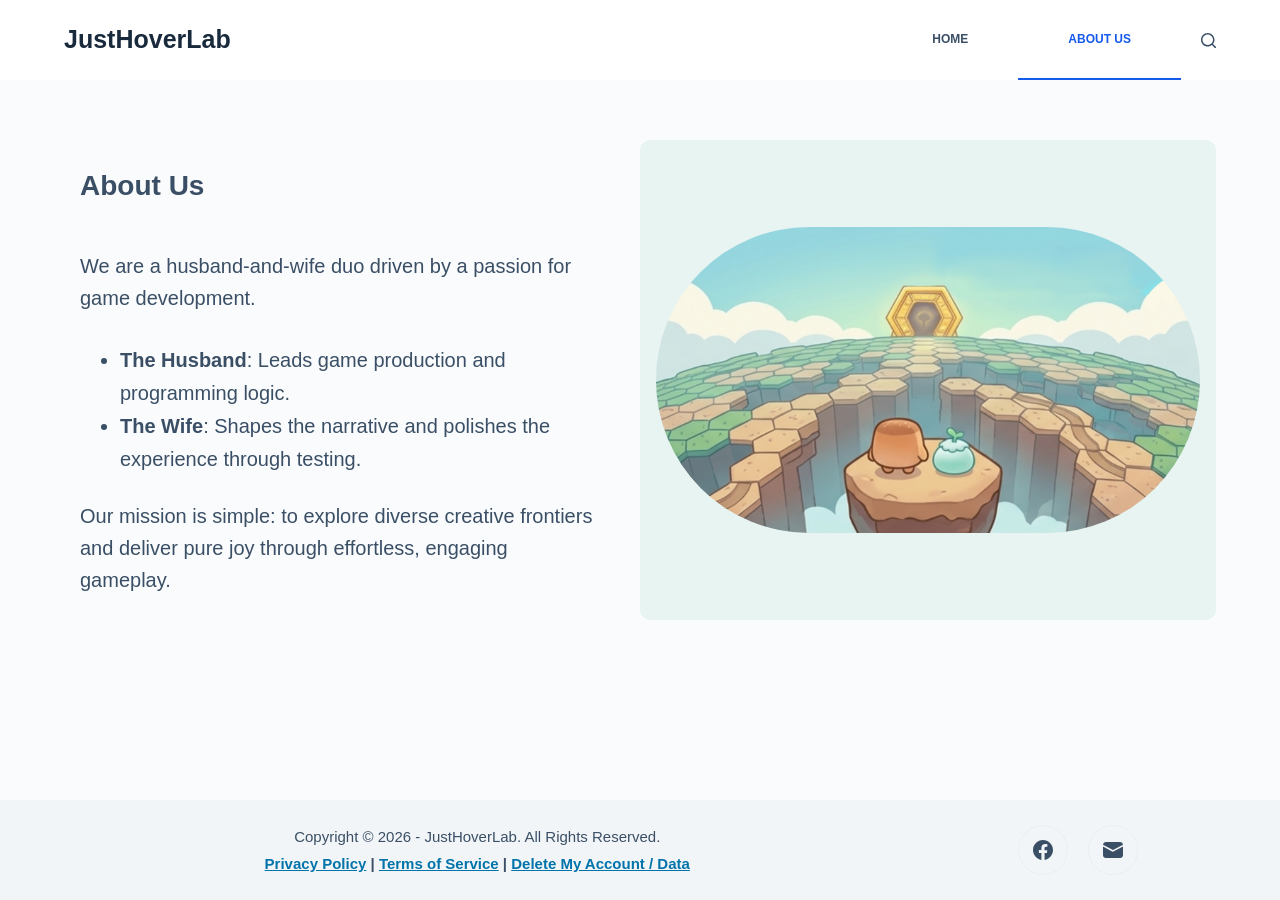
<file: about-us/index.html>
<!DOCTYPE html>
<html lang="zh-TW">
<head><meta charset="UTF-8">
	
	
	<meta name="viewport" content="width=device-width, initial-scale=1, maximum-scale=5, viewport-fit=cover">
	<link rel="profile" href="https://gmpg.org/xfn/11">

	<title>About Us – justhoverlab</title>
<meta name="robots" content="max-image-preview:large">
<link rel="alternate" type="application/rss+xml" title="訂閱《justhoverlab》» 資訊提供" href="https://justhoverlab.github.io/feed/">
<link rel="alternate" type="application/rss+xml" title="訂閱《justhoverlab》» 留言的資訊提供" href="https://justhoverlab.github.io/comments/feed/">
<link rel="alternate" title="oEmbed (JSON)" type="application/json+oembed" href="https://justhoverlab.github.io/wp-json/oembed/1.0/embed?url=https%3A%2F%2Fjusthoverlab.github.io%2Fabout-us%2F">
<link rel="alternate" title="oEmbed (XML)" type="text/xml+oembed" href="https://justhoverlab.github.io/wp-json/oembed/1.0/embed?url=https%3A%2F%2Fjusthoverlab.github.io%2Fabout-us%2F&amp;format=xml">
<style id="wp-img-auto-sizes-contain-inline-css">
img:is([sizes=auto i],[sizes^="auto," i]){contain-intrinsic-size:3000px 1500px}
/*# sourceURL=wp-img-auto-sizes-contain-inline-css */
</style>
<style id="wp-block-library-inline-css">
:root{--wp-block-synced-color:#7a00df;--wp-block-synced-color--rgb:122,0,223;--wp-bound-block-color:var(--wp-block-synced-color);--wp-editor-canvas-background:#ddd;--wp-admin-theme-color:#007cba;--wp-admin-theme-color--rgb:0,124,186;--wp-admin-theme-color-darker-10:#006ba1;--wp-admin-theme-color-darker-10--rgb:0,107,160.5;--wp-admin-theme-color-darker-20:#005a87;--wp-admin-theme-color-darker-20--rgb:0,90,135;--wp-admin-border-width-focus:2px}@media (min-resolution:192dpi){:root{--wp-admin-border-width-focus:1.5px}}.wp-element-button{cursor:pointer}:root .has-very-light-gray-background-color{background-color:#eee}:root .has-very-dark-gray-background-color{background-color:#313131}:root .has-very-light-gray-color{color:#eee}:root .has-very-dark-gray-color{color:#313131}:root .has-vivid-green-cyan-to-vivid-cyan-blue-gradient-background{background:linear-gradient(135deg,#00d084,#0693e3)}:root .has-purple-crush-gradient-background{background:linear-gradient(135deg,#34e2e4,#4721fb 50%,#ab1dfe)}:root .has-hazy-dawn-gradient-background{background:linear-gradient(135deg,#faaca8,#dad0ec)}:root .has-subdued-olive-gradient-background{background:linear-gradient(135deg,#fafae1,#67a671)}:root .has-atomic-cream-gradient-background{background:linear-gradient(135deg,#fdd79a,#004a59)}:root .has-nightshade-gradient-background{background:linear-gradient(135deg,#330968,#31cdcf)}:root .has-midnight-gradient-background{background:linear-gradient(135deg,#020381,#2874fc)}:root{--wp--preset--font-size--normal:16px;--wp--preset--font-size--huge:42px}.has-regular-font-size{font-size:1em}.has-larger-font-size{font-size:2.625em}.has-normal-font-size{font-size:var(--wp--preset--font-size--normal)}.has-huge-font-size{font-size:var(--wp--preset--font-size--huge)}.has-text-align-center{text-align:center}.has-text-align-left{text-align:left}.has-text-align-right{text-align:right}.has-fit-text{white-space:nowrap!important}#end-resizable-editor-section{display:none}.aligncenter{clear:both}.items-justified-left{justify-content:flex-start}.items-justified-center{justify-content:center}.items-justified-right{justify-content:flex-end}.items-justified-space-between{justify-content:space-between}.screen-reader-text{border:0;clip-path:inset(50%);height:1px;margin:-1px;overflow:hidden;padding:0;position:absolute;width:1px;word-wrap:normal!important}.screen-reader-text:focus{background-color:#ddd;clip-path:none;color:#444;display:block;font-size:1em;height:auto;left:5px;line-height:normal;padding:15px 23px 14px;text-decoration:none;top:5px;width:auto;z-index:100000}html :where(.has-border-color){border-style:solid}html :where([style*=border-top-color]){border-top-style:solid}html :where([style*=border-right-color]){border-right-style:solid}html :where([style*=border-bottom-color]){border-bottom-style:solid}html :where([style*=border-left-color]){border-left-style:solid}html :where([style*=border-width]){border-style:solid}html :where([style*=border-top-width]){border-top-style:solid}html :where([style*=border-right-width]){border-right-style:solid}html :where([style*=border-bottom-width]){border-bottom-style:solid}html :where([style*=border-left-width]){border-left-style:solid}html :where(img[class*=wp-image-]){height:auto;max-width:100%}:where(figure){margin:0 0 1em}html :where(.is-position-sticky){--wp-admin--admin-bar--position-offset:var(--wp-admin--admin-bar--height,0px)}@media screen and (max-width:600px){html :where(.is-position-sticky){--wp-admin--admin-bar--position-offset:0px}}

/*# sourceURL=wp-block-library-inline-css */
</style>
<style id="wp-block-cover-inline-css">
.wp-block-cover,.wp-block-cover-image{align-items:center;background-position:50%;box-sizing:border-box;display:flex;justify-content:center;min-height:430px;overflow:hidden;overflow:clip;padding:1em;position:relative}.wp-block-cover .has-background-dim:not([class*=-background-color]),.wp-block-cover-image .has-background-dim:not([class*=-background-color]),.wp-block-cover-image.has-background-dim:not([class*=-background-color]),.wp-block-cover.has-background-dim:not([class*=-background-color]){background-color:#000}.wp-block-cover .has-background-dim.has-background-gradient,.wp-block-cover-image .has-background-dim.has-background-gradient{background-color:initial}.wp-block-cover-image.has-background-dim:before,.wp-block-cover.has-background-dim:before{background-color:inherit;content:""}.wp-block-cover .wp-block-cover__background,.wp-block-cover .wp-block-cover__gradient-background,.wp-block-cover-image .wp-block-cover__background,.wp-block-cover-image .wp-block-cover__gradient-background,.wp-block-cover-image.has-background-dim:not(.has-background-gradient):before,.wp-block-cover.has-background-dim:not(.has-background-gradient):before{bottom:0;left:0;opacity:.5;position:absolute;right:0;top:0}.wp-block-cover-image.has-background-dim.has-background-dim-10 .wp-block-cover__background,.wp-block-cover-image.has-background-dim.has-background-dim-10 .wp-block-cover__gradient-background,.wp-block-cover-image.has-background-dim.has-background-dim-10:not(.has-background-gradient):before,.wp-block-cover.has-background-dim.has-background-dim-10 .wp-block-cover__background,.wp-block-cover.has-background-dim.has-background-dim-10 .wp-block-cover__gradient-background,.wp-block-cover.has-background-dim.has-background-dim-10:not(.has-background-gradient):before{opacity:.1}.wp-block-cover-image.has-background-dim.has-background-dim-20 .wp-block-cover__background,.wp-block-cover-image.has-background-dim.has-background-dim-20 .wp-block-cover__gradient-background,.wp-block-cover-image.has-background-dim.has-background-dim-20:not(.has-background-gradient):before,.wp-block-cover.has-background-dim.has-background-dim-20 .wp-block-cover__background,.wp-block-cover.has-background-dim.has-background-dim-20 .wp-block-cover__gradient-background,.wp-block-cover.has-background-dim.has-background-dim-20:not(.has-background-gradient):before{opacity:.2}.wp-block-cover-image.has-background-dim.has-background-dim-30 .wp-block-cover__background,.wp-block-cover-image.has-background-dim.has-background-dim-30 .wp-block-cover__gradient-background,.wp-block-cover-image.has-background-dim.has-background-dim-30:not(.has-background-gradient):before,.wp-block-cover.has-background-dim.has-background-dim-30 .wp-block-cover__background,.wp-block-cover.has-background-dim.has-background-dim-30 .wp-block-cover__gradient-background,.wp-block-cover.has-background-dim.has-background-dim-30:not(.has-background-gradient):before{opacity:.3}.wp-block-cover-image.has-background-dim.has-background-dim-40 .wp-block-cover__background,.wp-block-cover-image.has-background-dim.has-background-dim-40 .wp-block-cover__gradient-background,.wp-block-cover-image.has-background-dim.has-background-dim-40:not(.has-background-gradient):before,.wp-block-cover.has-background-dim.has-background-dim-40 .wp-block-cover__background,.wp-block-cover.has-background-dim.has-background-dim-40 .wp-block-cover__gradient-background,.wp-block-cover.has-background-dim.has-background-dim-40:not(.has-background-gradient):before{opacity:.4}.wp-block-cover-image.has-background-dim.has-background-dim-50 .wp-block-cover__background,.wp-block-cover-image.has-background-dim.has-background-dim-50 .wp-block-cover__gradient-background,.wp-block-cover-image.has-background-dim.has-background-dim-50:not(.has-background-gradient):before,.wp-block-cover.has-background-dim.has-background-dim-50 .wp-block-cover__background,.wp-block-cover.has-background-dim.has-background-dim-50 .wp-block-cover__gradient-background,.wp-block-cover.has-background-dim.has-background-dim-50:not(.has-background-gradient):before{opacity:.5}.wp-block-cover-image.has-background-dim.has-background-dim-60 .wp-block-cover__background,.wp-block-cover-image.has-background-dim.has-background-dim-60 .wp-block-cover__gradient-background,.wp-block-cover-image.has-background-dim.has-background-dim-60:not(.has-background-gradient):before,.wp-block-cover.has-background-dim.has-background-dim-60 .wp-block-cover__background,.wp-block-cover.has-background-dim.has-background-dim-60 .wp-block-cover__gradient-background,.wp-block-cover.has-background-dim.has-background-dim-60:not(.has-background-gradient):before{opacity:.6}.wp-block-cover-image.has-background-dim.has-background-dim-70 .wp-block-cover__background,.wp-block-cover-image.has-background-dim.has-background-dim-70 .wp-block-cover__gradient-background,.wp-block-cover-image.has-background-dim.has-background-dim-70:not(.has-background-gradient):before,.wp-block-cover.has-background-dim.has-background-dim-70 .wp-block-cover__background,.wp-block-cover.has-background-dim.has-background-dim-70 .wp-block-cover__gradient-background,.wp-block-cover.has-background-dim.has-background-dim-70:not(.has-background-gradient):before{opacity:.7}.wp-block-cover-image.has-background-dim.has-background-dim-80 .wp-block-cover__background,.wp-block-cover-image.has-background-dim.has-background-dim-80 .wp-block-cover__gradient-background,.wp-block-cover-image.has-background-dim.has-background-dim-80:not(.has-background-gradient):before,.wp-block-cover.has-background-dim.has-background-dim-80 .wp-block-cover__background,.wp-block-cover.has-background-dim.has-background-dim-80 .wp-block-cover__gradient-background,.wp-block-cover.has-background-dim.has-background-dim-80:not(.has-background-gradient):before{opacity:.8}.wp-block-cover-image.has-background-dim.has-background-dim-90 .wp-block-cover__background,.wp-block-cover-image.has-background-dim.has-background-dim-90 .wp-block-cover__gradient-background,.wp-block-cover-image.has-background-dim.has-background-dim-90:not(.has-background-gradient):before,.wp-block-cover.has-background-dim.has-background-dim-90 .wp-block-cover__background,.wp-block-cover.has-background-dim.has-background-dim-90 .wp-block-cover__gradient-background,.wp-block-cover.has-background-dim.has-background-dim-90:not(.has-background-gradient):before{opacity:.9}.wp-block-cover-image.has-background-dim.has-background-dim-100 .wp-block-cover__background,.wp-block-cover-image.has-background-dim.has-background-dim-100 .wp-block-cover__gradient-background,.wp-block-cover-image.has-background-dim.has-background-dim-100:not(.has-background-gradient):before,.wp-block-cover.has-background-dim.has-background-dim-100 .wp-block-cover__background,.wp-block-cover.has-background-dim.has-background-dim-100 .wp-block-cover__gradient-background,.wp-block-cover.has-background-dim.has-background-dim-100:not(.has-background-gradient):before{opacity:1}.wp-block-cover .wp-block-cover__background.has-background-dim.has-background-dim-0,.wp-block-cover .wp-block-cover__gradient-background.has-background-dim.has-background-dim-0,.wp-block-cover-image .wp-block-cover__background.has-background-dim.has-background-dim-0,.wp-block-cover-image .wp-block-cover__gradient-background.has-background-dim.has-background-dim-0{opacity:0}.wp-block-cover .wp-block-cover__background.has-background-dim.has-background-dim-10,.wp-block-cover .wp-block-cover__gradient-background.has-background-dim.has-background-dim-10,.wp-block-cover-image .wp-block-cover__background.has-background-dim.has-background-dim-10,.wp-block-cover-image .wp-block-cover__gradient-background.has-background-dim.has-background-dim-10{opacity:.1}.wp-block-cover .wp-block-cover__background.has-background-dim.has-background-dim-20,.wp-block-cover .wp-block-cover__gradient-background.has-background-dim.has-background-dim-20,.wp-block-cover-image .wp-block-cover__background.has-background-dim.has-background-dim-20,.wp-block-cover-image .wp-block-cover__gradient-background.has-background-dim.has-background-dim-20{opacity:.2}.wp-block-cover .wp-block-cover__background.has-background-dim.has-background-dim-30,.wp-block-cover .wp-block-cover__gradient-background.has-background-dim.has-background-dim-30,.wp-block-cover-image .wp-block-cover__background.has-background-dim.has-background-dim-30,.wp-block-cover-image .wp-block-cover__gradient-background.has-background-dim.has-background-dim-30{opacity:.3}.wp-block-cover .wp-block-cover__background.has-background-dim.has-background-dim-40,.wp-block-cover .wp-block-cover__gradient-background.has-background-dim.has-background-dim-40,.wp-block-cover-image .wp-block-cover__background.has-background-dim.has-background-dim-40,.wp-block-cover-image .wp-block-cover__gradient-background.has-background-dim.has-background-dim-40{opacity:.4}.wp-block-cover .wp-block-cover__background.has-background-dim.has-background-dim-50,.wp-block-cover .wp-block-cover__gradient-background.has-background-dim.has-background-dim-50,.wp-block-cover-image .wp-block-cover__background.has-background-dim.has-background-dim-50,.wp-block-cover-image .wp-block-cover__gradient-background.has-background-dim.has-background-dim-50{opacity:.5}.wp-block-cover .wp-block-cover__background.has-background-dim.has-background-dim-60,.wp-block-cover .wp-block-cover__gradient-background.has-background-dim.has-background-dim-60,.wp-block-cover-image .wp-block-cover__background.has-background-dim.has-background-dim-60,.wp-block-cover-image .wp-block-cover__gradient-background.has-background-dim.has-background-dim-60{opacity:.6}.wp-block-cover .wp-block-cover__background.has-background-dim.has-background-dim-70,.wp-block-cover .wp-block-cover__gradient-background.has-background-dim.has-background-dim-70,.wp-block-cover-image .wp-block-cover__background.has-background-dim.has-background-dim-70,.wp-block-cover-image .wp-block-cover__gradient-background.has-background-dim.has-background-dim-70{opacity:.7}.wp-block-cover .wp-block-cover__background.has-background-dim.has-background-dim-80,.wp-block-cover .wp-block-cover__gradient-background.has-background-dim.has-background-dim-80,.wp-block-cover-image .wp-block-cover__background.has-background-dim.has-background-dim-80,.wp-block-cover-image .wp-block-cover__gradient-background.has-background-dim.has-background-dim-80{opacity:.8}.wp-block-cover .wp-block-cover__background.has-background-dim.has-background-dim-90,.wp-block-cover .wp-block-cover__gradient-background.has-background-dim.has-background-dim-90,.wp-block-cover-image .wp-block-cover__background.has-background-dim.has-background-dim-90,.wp-block-cover-image .wp-block-cover__gradient-background.has-background-dim.has-background-dim-90{opacity:.9}.wp-block-cover .wp-block-cover__background.has-background-dim.has-background-dim-100,.wp-block-cover .wp-block-cover__gradient-background.has-background-dim.has-background-dim-100,.wp-block-cover-image .wp-block-cover__background.has-background-dim.has-background-dim-100,.wp-block-cover-image .wp-block-cover__gradient-background.has-background-dim.has-background-dim-100{opacity:1}.wp-block-cover-image.alignleft,.wp-block-cover-image.alignright,.wp-block-cover.alignleft,.wp-block-cover.alignright{max-width:420px;width:100%}.wp-block-cover-image.aligncenter,.wp-block-cover-image.alignleft,.wp-block-cover-image.alignright,.wp-block-cover.aligncenter,.wp-block-cover.alignleft,.wp-block-cover.alignright{display:flex}.wp-block-cover .wp-block-cover__inner-container,.wp-block-cover-image .wp-block-cover__inner-container{color:inherit;position:relative;width:100%}.wp-block-cover-image.is-position-top-left,.wp-block-cover.is-position-top-left{align-items:flex-start;justify-content:flex-start}.wp-block-cover-image.is-position-top-center,.wp-block-cover.is-position-top-center{align-items:flex-start;justify-content:center}.wp-block-cover-image.is-position-top-right,.wp-block-cover.is-position-top-right{align-items:flex-start;justify-content:flex-end}.wp-block-cover-image.is-position-center-left,.wp-block-cover.is-position-center-left{align-items:center;justify-content:flex-start}.wp-block-cover-image.is-position-center-center,.wp-block-cover.is-position-center-center{align-items:center;justify-content:center}.wp-block-cover-image.is-position-center-right,.wp-block-cover.is-position-center-right{align-items:center;justify-content:flex-end}.wp-block-cover-image.is-position-bottom-left,.wp-block-cover.is-position-bottom-left{align-items:flex-end;justify-content:flex-start}.wp-block-cover-image.is-position-bottom-center,.wp-block-cover.is-position-bottom-center{align-items:flex-end;justify-content:center}.wp-block-cover-image.is-position-bottom-right,.wp-block-cover.is-position-bottom-right{align-items:flex-end;justify-content:flex-end}.wp-block-cover-image.has-custom-content-position.has-custom-content-position .wp-block-cover__inner-container,.wp-block-cover.has-custom-content-position.has-custom-content-position .wp-block-cover__inner-container{margin:0}.wp-block-cover-image.has-custom-content-position.has-custom-content-position.is-position-bottom-left .wp-block-cover__inner-container,.wp-block-cover-image.has-custom-content-position.has-custom-content-position.is-position-bottom-right .wp-block-cover__inner-container,.wp-block-cover-image.has-custom-content-position.has-custom-content-position.is-position-center-left .wp-block-cover__inner-container,.wp-block-cover-image.has-custom-content-position.has-custom-content-position.is-position-center-right .wp-block-cover__inner-container,.wp-block-cover-image.has-custom-content-position.has-custom-content-position.is-position-top-left .wp-block-cover__inner-container,.wp-block-cover-image.has-custom-content-position.has-custom-content-position.is-position-top-right .wp-block-cover__inner-container,.wp-block-cover.has-custom-content-position.has-custom-content-position.is-position-bottom-left .wp-block-cover__inner-container,.wp-block-cover.has-custom-content-position.has-custom-content-position.is-position-bottom-right .wp-block-cover__inner-container,.wp-block-cover.has-custom-content-position.has-custom-content-position.is-position-center-left .wp-block-cover__inner-container,.wp-block-cover.has-custom-content-position.has-custom-content-position.is-position-center-right .wp-block-cover__inner-container,.wp-block-cover.has-custom-content-position.has-custom-content-position.is-position-top-left .wp-block-cover__inner-container,.wp-block-cover.has-custom-content-position.has-custom-content-position.is-position-top-right .wp-block-cover__inner-container{margin:0;width:auto}.wp-block-cover .wp-block-cover__image-background,.wp-block-cover video.wp-block-cover__video-background,.wp-block-cover-image .wp-block-cover__image-background,.wp-block-cover-image video.wp-block-cover__video-background{border:none;bottom:0;box-shadow:none;height:100%;left:0;margin:0;max-height:none;max-width:none;object-fit:cover;outline:none;padding:0;position:absolute;right:0;top:0;width:100%}.wp-block-cover-image.has-parallax,.wp-block-cover.has-parallax,.wp-block-cover__image-background.has-parallax,video.wp-block-cover__video-background.has-parallax{background-attachment:fixed;background-repeat:no-repeat;background-size:cover}@supports (-webkit-touch-callout:inherit){.wp-block-cover-image.has-parallax,.wp-block-cover.has-parallax,.wp-block-cover__image-background.has-parallax,video.wp-block-cover__video-background.has-parallax{background-attachment:scroll}}@media (prefers-reduced-motion:reduce){.wp-block-cover-image.has-parallax,.wp-block-cover.has-parallax,.wp-block-cover__image-background.has-parallax,video.wp-block-cover__video-background.has-parallax{background-attachment:scroll}}.wp-block-cover-image.is-repeated,.wp-block-cover.is-repeated,.wp-block-cover__image-background.is-repeated,video.wp-block-cover__video-background.is-repeated{background-repeat:repeat;background-size:auto}.wp-block-cover-image-text,.wp-block-cover-image-text a,.wp-block-cover-image-text a:active,.wp-block-cover-image-text a:focus,.wp-block-cover-image-text a:hover,.wp-block-cover-text,.wp-block-cover-text a,.wp-block-cover-text a:active,.wp-block-cover-text a:focus,.wp-block-cover-text a:hover,section.wp-block-cover-image h2,section.wp-block-cover-image h2 a,section.wp-block-cover-image h2 a:active,section.wp-block-cover-image h2 a:focus,section.wp-block-cover-image h2 a:hover{color:#fff}.wp-block-cover-image .wp-block-cover.has-left-content{justify-content:flex-start}.wp-block-cover-image .wp-block-cover.has-right-content{justify-content:flex-end}.wp-block-cover-image.has-left-content .wp-block-cover-image-text,.wp-block-cover.has-left-content .wp-block-cover-text,section.wp-block-cover-image.has-left-content>h2{margin-left:0;text-align:left}.wp-block-cover-image.has-right-content .wp-block-cover-image-text,.wp-block-cover.has-right-content .wp-block-cover-text,section.wp-block-cover-image.has-right-content>h2{margin-right:0;text-align:right}.wp-block-cover .wp-block-cover-text,.wp-block-cover-image .wp-block-cover-image-text,section.wp-block-cover-image>h2{font-size:2em;line-height:1.25;margin-bottom:0;max-width:840px;padding:.44em;text-align:center;z-index:1}:where(.wp-block-cover-image:not(.has-text-color)),:where(.wp-block-cover:not(.has-text-color)){color:#fff}:where(.wp-block-cover-image.is-light:not(.has-text-color)),:where(.wp-block-cover.is-light:not(.has-text-color)){color:#000}:root :where(.wp-block-cover h1:not(.has-text-color)),:root :where(.wp-block-cover h2:not(.has-text-color)),:root :where(.wp-block-cover h3:not(.has-text-color)),:root :where(.wp-block-cover h4:not(.has-text-color)),:root :where(.wp-block-cover h5:not(.has-text-color)),:root :where(.wp-block-cover h6:not(.has-text-color)),:root :where(.wp-block-cover p:not(.has-text-color)){color:inherit}body:not(.editor-styles-wrapper) .wp-block-cover:not(.wp-block-cover:has(.wp-block-cover__background+.wp-block-cover__inner-container)) .wp-block-cover__image-background,body:not(.editor-styles-wrapper) .wp-block-cover:not(.wp-block-cover:has(.wp-block-cover__background+.wp-block-cover__inner-container)) .wp-block-cover__video-background{z-index:0}body:not(.editor-styles-wrapper) .wp-block-cover:not(.wp-block-cover:has(.wp-block-cover__background+.wp-block-cover__inner-container)) .wp-block-cover__background,body:not(.editor-styles-wrapper) .wp-block-cover:not(.wp-block-cover:has(.wp-block-cover__background+.wp-block-cover__inner-container)) .wp-block-cover__gradient-background,body:not(.editor-styles-wrapper) .wp-block-cover:not(.wp-block-cover:has(.wp-block-cover__background+.wp-block-cover__inner-container)) .wp-block-cover__inner-container,body:not(.editor-styles-wrapper) .wp-block-cover:not(.wp-block-cover:has(.wp-block-cover__background+.wp-block-cover__inner-container)).has-background-dim:not(.has-background-gradient):before{z-index:1}.has-modal-open body:not(.editor-styles-wrapper) .wp-block-cover:not(.wp-block-cover:has(.wp-block-cover__background+.wp-block-cover__inner-container)) .wp-block-cover__inner-container{z-index:auto}
/*# sourceURL=https://justhoverlab.github.io/wp-includes/blocks/cover/style.min.css */
</style>
<style id="wp-block-image-inline-css">
.wp-block-image>a,.wp-block-image>figure>a{display:inline-block}.wp-block-image img{box-sizing:border-box;height:auto;max-width:100%;vertical-align:bottom}@media not (prefers-reduced-motion){.wp-block-image img.hide{visibility:hidden}.wp-block-image img.show{animation:show-content-image .4s}}.wp-block-image[style*=border-radius] img,.wp-block-image[style*=border-radius]>a{border-radius:inherit}.wp-block-image.has-custom-border img{box-sizing:border-box}.wp-block-image.aligncenter{text-align:center}.wp-block-image.alignfull>a,.wp-block-image.alignwide>a{width:100%}.wp-block-image.alignfull img,.wp-block-image.alignwide img{height:auto;width:100%}.wp-block-image .aligncenter,.wp-block-image .alignleft,.wp-block-image .alignright,.wp-block-image.aligncenter,.wp-block-image.alignleft,.wp-block-image.alignright{display:table}.wp-block-image .aligncenter>figcaption,.wp-block-image .alignleft>figcaption,.wp-block-image .alignright>figcaption,.wp-block-image.aligncenter>figcaption,.wp-block-image.alignleft>figcaption,.wp-block-image.alignright>figcaption{caption-side:bottom;display:table-caption}.wp-block-image .alignleft{float:left;margin:.5em 1em .5em 0}.wp-block-image .alignright{float:right;margin:.5em 0 .5em 1em}.wp-block-image .aligncenter{margin-left:auto;margin-right:auto}.wp-block-image :where(figcaption){margin-bottom:1em;margin-top:.5em}.wp-block-image.is-style-circle-mask img{border-radius:9999px}@supports ((-webkit-mask-image:none) or (mask-image:none)) or (-webkit-mask-image:none){.wp-block-image.is-style-circle-mask img{border-radius:0;-webkit-mask-image:url('data:image/svg+xml;utf8,<svg viewBox="0 0 100 100" xmlns="http://www.w3.org/2000/svg"><circle cx="50" cy="50" r="50"/></svg>');mask-image:url('data:image/svg+xml;utf8,<svg viewBox="0 0 100 100" xmlns="http://www.w3.org/2000/svg"><circle cx="50" cy="50" r="50"/></svg>');mask-mode:alpha;-webkit-mask-position:center;mask-position:center;-webkit-mask-repeat:no-repeat;mask-repeat:no-repeat;-webkit-mask-size:contain;mask-size:contain}}:root :where(.wp-block-image.is-style-rounded img,.wp-block-image .is-style-rounded img){border-radius:9999px}.wp-block-image figure{margin:0}.wp-lightbox-container{display:flex;flex-direction:column;position:relative}.wp-lightbox-container img{cursor:zoom-in}.wp-lightbox-container img:hover+button{opacity:1}.wp-lightbox-container button{align-items:center;backdrop-filter:blur(16px) saturate(180%);background-color:#5a5a5a40;border:none;border-radius:4px;cursor:zoom-in;display:flex;height:20px;justify-content:center;opacity:0;padding:0;position:absolute;right:16px;text-align:center;top:16px;width:20px;z-index:100}@media not (prefers-reduced-motion){.wp-lightbox-container button{transition:opacity .2s ease}}.wp-lightbox-container button:focus-visible{outline:3px auto #5a5a5a40;outline:3px auto -webkit-focus-ring-color;outline-offset:3px}.wp-lightbox-container button:hover{cursor:pointer;opacity:1}.wp-lightbox-container button:focus{opacity:1}.wp-lightbox-container button:focus,.wp-lightbox-container button:hover,.wp-lightbox-container button:not(:hover):not(:active):not(.has-background){background-color:#5a5a5a40;border:none}.wp-lightbox-overlay{box-sizing:border-box;cursor:zoom-out;height:100vh;left:0;overflow:hidden;position:fixed;top:0;visibility:hidden;width:100%;z-index:100000}.wp-lightbox-overlay .close-button{align-items:center;cursor:pointer;display:flex;justify-content:center;min-height:40px;min-width:40px;padding:0;position:absolute;right:calc(env(safe-area-inset-right) + 16px);top:calc(env(safe-area-inset-top) + 16px);z-index:5000000}.wp-lightbox-overlay .close-button:focus,.wp-lightbox-overlay .close-button:hover,.wp-lightbox-overlay .close-button:not(:hover):not(:active):not(.has-background){background:none;border:none}.wp-lightbox-overlay .lightbox-image-container{height:var(--wp--lightbox-container-height);left:50%;overflow:hidden;position:absolute;top:50%;transform:translate(-50%,-50%);transform-origin:top left;width:var(--wp--lightbox-container-width);z-index:9999999999}.wp-lightbox-overlay .wp-block-image{align-items:center;box-sizing:border-box;display:flex;height:100%;justify-content:center;margin:0;position:relative;transform-origin:0 0;width:100%;z-index:3000000}.wp-lightbox-overlay .wp-block-image img{height:var(--wp--lightbox-image-height);min-height:var(--wp--lightbox-image-height);min-width:var(--wp--lightbox-image-width);width:var(--wp--lightbox-image-width)}.wp-lightbox-overlay .wp-block-image figcaption{display:none}.wp-lightbox-overlay button{background:none;border:none}.wp-lightbox-overlay .scrim{background-color:#fff;height:100%;opacity:.9;position:absolute;width:100%;z-index:2000000}.wp-lightbox-overlay.active{visibility:visible}@media not (prefers-reduced-motion){.wp-lightbox-overlay.active{animation:turn-on-visibility .25s both}.wp-lightbox-overlay.active img{animation:turn-on-visibility .35s both}.wp-lightbox-overlay.show-closing-animation:not(.active){animation:turn-off-visibility .35s both}.wp-lightbox-overlay.show-closing-animation:not(.active) img{animation:turn-off-visibility .25s both}.wp-lightbox-overlay.zoom.active{animation:none;opacity:1;visibility:visible}.wp-lightbox-overlay.zoom.active .lightbox-image-container{animation:lightbox-zoom-in .4s}.wp-lightbox-overlay.zoom.active .lightbox-image-container img{animation:none}.wp-lightbox-overlay.zoom.active .scrim{animation:turn-on-visibility .4s forwards}.wp-lightbox-overlay.zoom.show-closing-animation:not(.active){animation:none}.wp-lightbox-overlay.zoom.show-closing-animation:not(.active) .lightbox-image-container{animation:lightbox-zoom-out .4s}.wp-lightbox-overlay.zoom.show-closing-animation:not(.active) .lightbox-image-container img{animation:none}.wp-lightbox-overlay.zoom.show-closing-animation:not(.active) .scrim{animation:turn-off-visibility .4s forwards}}@keyframes show-content-image{0%{visibility:hidden}99%{visibility:hidden}to{visibility:visible}}@keyframes turn-on-visibility{0%{opacity:0}to{opacity:1}}@keyframes turn-off-visibility{0%{opacity:1;visibility:visible}99%{opacity:0;visibility:visible}to{opacity:0;visibility:hidden}}@keyframes lightbox-zoom-in{0%{transform:translate(calc((-100vw + var(--wp--lightbox-scrollbar-width))/2 + var(--wp--lightbox-initial-left-position)),calc(-50vh + var(--wp--lightbox-initial-top-position))) scale(var(--wp--lightbox-scale))}to{transform:translate(-50%,-50%) scale(1)}}@keyframes lightbox-zoom-out{0%{transform:translate(-50%,-50%) scale(1);visibility:visible}99%{visibility:visible}to{transform:translate(calc((-100vw + var(--wp--lightbox-scrollbar-width))/2 + var(--wp--lightbox-initial-left-position)),calc(-50vh + var(--wp--lightbox-initial-top-position))) scale(var(--wp--lightbox-scale));visibility:hidden}}
/*# sourceURL=https://justhoverlab.github.io/wp-includes/blocks/image/style.min.css */
</style>
<style id="wp-block-list-inline-css">
ol,ul{box-sizing:border-box}:root :where(.wp-block-list.has-background){padding:1.25em 2.375em}
/*# sourceURL=https://justhoverlab.github.io/wp-includes/blocks/list/style.min.css */
</style>
<style id="wp-block-columns-inline-css">
.wp-block-columns{box-sizing:border-box;display:flex;flex-wrap:wrap!important}@media (min-width:782px){.wp-block-columns{flex-wrap:nowrap!important}}.wp-block-columns{align-items:normal!important}.wp-block-columns.are-vertically-aligned-top{align-items:flex-start}.wp-block-columns.are-vertically-aligned-center{align-items:center}.wp-block-columns.are-vertically-aligned-bottom{align-items:flex-end}@media (max-width:781px){.wp-block-columns:not(.is-not-stacked-on-mobile)>.wp-block-column{flex-basis:100%!important}}@media (min-width:782px){.wp-block-columns:not(.is-not-stacked-on-mobile)>.wp-block-column{flex-basis:0;flex-grow:1}.wp-block-columns:not(.is-not-stacked-on-mobile)>.wp-block-column[style*=flex-basis]{flex-grow:0}}.wp-block-columns.is-not-stacked-on-mobile{flex-wrap:nowrap!important}.wp-block-columns.is-not-stacked-on-mobile>.wp-block-column{flex-basis:0;flex-grow:1}.wp-block-columns.is-not-stacked-on-mobile>.wp-block-column[style*=flex-basis]{flex-grow:0}:where(.wp-block-columns){margin-bottom:1.75em}:where(.wp-block-columns.has-background){padding:1.25em 2.375em}.wp-block-column{flex-grow:1;min-width:0;overflow-wrap:break-word;word-break:break-word}.wp-block-column.is-vertically-aligned-top{align-self:flex-start}.wp-block-column.is-vertically-aligned-center{align-self:center}.wp-block-column.is-vertically-aligned-bottom{align-self:flex-end}.wp-block-column.is-vertically-aligned-stretch{align-self:stretch}.wp-block-column.is-vertically-aligned-bottom,.wp-block-column.is-vertically-aligned-center,.wp-block-column.is-vertically-aligned-top{width:100%}
/*# sourceURL=https://justhoverlab.github.io/wp-includes/blocks/columns/style.min.css */
</style>
<style id="wp-block-paragraph-inline-css">
.is-small-text{font-size:.875em}.is-regular-text{font-size:1em}.is-large-text{font-size:2.25em}.is-larger-text{font-size:3em}.has-drop-cap:not(:focus):first-letter{float:left;font-size:8.4em;font-style:normal;font-weight:100;line-height:.68;margin:.05em .1em 0 0;text-transform:uppercase}body.rtl .has-drop-cap:not(:focus):first-letter{float:none;margin-left:.1em}p.has-drop-cap.has-background{overflow:hidden}:root :where(p.has-background){padding:1.25em 2.375em}:where(p.has-text-color:not(.has-link-color)) a{color:inherit}p.has-text-align-left[style*="writing-mode:vertical-lr"],p.has-text-align-right[style*="writing-mode:vertical-rl"]{rotate:180deg}
/*# sourceURL=https://justhoverlab.github.io/wp-includes/blocks/paragraph/style.min.css */
</style>
<style id="global-styles-inline-css">
:root{--wp--preset--aspect-ratio--square: 1;--wp--preset--aspect-ratio--4-3: 4/3;--wp--preset--aspect-ratio--3-4: 3/4;--wp--preset--aspect-ratio--3-2: 3/2;--wp--preset--aspect-ratio--2-3: 2/3;--wp--preset--aspect-ratio--16-9: 16/9;--wp--preset--aspect-ratio--9-16: 9/16;--wp--preset--color--black: #000000;--wp--preset--color--cyan-bluish-gray: #abb8c3;--wp--preset--color--white: #ffffff;--wp--preset--color--pale-pink: #f78da7;--wp--preset--color--vivid-red: #cf2e2e;--wp--preset--color--luminous-vivid-orange: #ff6900;--wp--preset--color--luminous-vivid-amber: #fcb900;--wp--preset--color--light-green-cyan: #7bdcb5;--wp--preset--color--vivid-green-cyan: #00d084;--wp--preset--color--pale-cyan-blue: #8ed1fc;--wp--preset--color--vivid-cyan-blue: #0693e3;--wp--preset--color--vivid-purple: #9b51e0;--wp--preset--color--palette-color-1: var(--theme-palette-color-1, #2872fa);--wp--preset--color--palette-color-2: var(--theme-palette-color-2, #1559ed);--wp--preset--color--palette-color-3: var(--theme-palette-color-3, #3A4F66);--wp--preset--color--palette-color-4: var(--theme-palette-color-4, #192a3d);--wp--preset--color--palette-color-5: var(--theme-palette-color-5, #F2F7F6);--wp--preset--color--palette-color-6: var(--theme-palette-color-6, #f2f5f7);--wp--preset--color--palette-color-7: var(--theme-palette-color-7, #FAFBFC);--wp--preset--color--palette-color-8: var(--theme-palette-color-8, #ffffff);--wp--preset--gradient--vivid-cyan-blue-to-vivid-purple: linear-gradient(135deg,rgb(6,147,227) 0%,rgb(155,81,224) 100%);--wp--preset--gradient--light-green-cyan-to-vivid-green-cyan: linear-gradient(135deg,rgb(122,220,180) 0%,rgb(0,208,130) 100%);--wp--preset--gradient--luminous-vivid-amber-to-luminous-vivid-orange: linear-gradient(135deg,rgb(252,185,0) 0%,rgb(255,105,0) 100%);--wp--preset--gradient--luminous-vivid-orange-to-vivid-red: linear-gradient(135deg,rgb(255,105,0) 0%,rgb(207,46,46) 100%);--wp--preset--gradient--very-light-gray-to-cyan-bluish-gray: linear-gradient(135deg,rgb(238,238,238) 0%,rgb(169,184,195) 100%);--wp--preset--gradient--cool-to-warm-spectrum: linear-gradient(135deg,rgb(74,234,220) 0%,rgb(151,120,209) 20%,rgb(207,42,186) 40%,rgb(238,44,130) 60%,rgb(251,105,98) 80%,rgb(254,248,76) 100%);--wp--preset--gradient--blush-light-purple: linear-gradient(135deg,rgb(255,206,236) 0%,rgb(152,150,240) 100%);--wp--preset--gradient--blush-bordeaux: linear-gradient(135deg,rgb(254,205,165) 0%,rgb(254,45,45) 50%,rgb(107,0,62) 100%);--wp--preset--gradient--luminous-dusk: linear-gradient(135deg,rgb(255,203,112) 0%,rgb(199,81,192) 50%,rgb(65,88,208) 100%);--wp--preset--gradient--pale-ocean: linear-gradient(135deg,rgb(255,245,203) 0%,rgb(182,227,212) 50%,rgb(51,167,181) 100%);--wp--preset--gradient--electric-grass: linear-gradient(135deg,rgb(202,248,128) 0%,rgb(113,206,126) 100%);--wp--preset--gradient--midnight: linear-gradient(135deg,rgb(2,3,129) 0%,rgb(40,116,252) 100%);--wp--preset--gradient--juicy-peach: linear-gradient(to right, #ffecd2 0%, #fcb69f 100%);--wp--preset--gradient--young-passion: linear-gradient(to right, #ff8177 0%, #ff867a 0%, #ff8c7f 21%, #f99185 52%, #cf556c 78%, #b12a5b 100%);--wp--preset--gradient--true-sunset: linear-gradient(to right, #fa709a 0%, #fee140 100%);--wp--preset--gradient--morpheus-den: linear-gradient(to top, #30cfd0 0%, #330867 100%);--wp--preset--gradient--plum-plate: linear-gradient(135deg, #667eea 0%, #764ba2 100%);--wp--preset--gradient--aqua-splash: linear-gradient(15deg, #13547a 0%, #80d0c7 100%);--wp--preset--gradient--love-kiss: linear-gradient(to top, #ff0844 0%, #ffb199 100%);--wp--preset--gradient--new-retrowave: linear-gradient(to top, #3b41c5 0%, #a981bb 49%, #ffc8a9 100%);--wp--preset--gradient--plum-bath: linear-gradient(to top, #cc208e 0%, #6713d2 100%);--wp--preset--gradient--high-flight: linear-gradient(to right, #0acffe 0%, #495aff 100%);--wp--preset--gradient--teen-party: linear-gradient(-225deg, #FF057C 0%, #8D0B93 50%, #321575 100%);--wp--preset--gradient--fabled-sunset: linear-gradient(-225deg, #231557 0%, #44107A 29%, #FF1361 67%, #FFF800 100%);--wp--preset--gradient--arielle-smile: radial-gradient(circle 248px at center, #16d9e3 0%, #30c7ec 47%, #46aef7 100%);--wp--preset--gradient--itmeo-branding: linear-gradient(180deg, #2af598 0%, #009efd 100%);--wp--preset--gradient--deep-blue: linear-gradient(to right, #6a11cb 0%, #2575fc 100%);--wp--preset--gradient--strong-bliss: linear-gradient(to right, #f78ca0 0%, #f9748f 19%, #fd868c 60%, #fe9a8b 100%);--wp--preset--gradient--sweet-period: linear-gradient(to top, #3f51b1 0%, #5a55ae 13%, #7b5fac 25%, #8f6aae 38%, #a86aa4 50%, #cc6b8e 62%, #f18271 75%, #f3a469 87%, #f7c978 100%);--wp--preset--gradient--purple-division: linear-gradient(to top, #7028e4 0%, #e5b2ca 100%);--wp--preset--gradient--cold-evening: linear-gradient(to top, #0c3483 0%, #a2b6df 100%, #6b8cce 100%, #a2b6df 100%);--wp--preset--gradient--mountain-rock: linear-gradient(to right, #868f96 0%, #596164 100%);--wp--preset--gradient--desert-hump: linear-gradient(to top, #c79081 0%, #dfa579 100%);--wp--preset--gradient--ethernal-constance: linear-gradient(to top, #09203f 0%, #537895 100%);--wp--preset--gradient--happy-memories: linear-gradient(-60deg, #ff5858 0%, #f09819 100%);--wp--preset--gradient--grown-early: linear-gradient(to top, #0ba360 0%, #3cba92 100%);--wp--preset--gradient--morning-salad: linear-gradient(-225deg, #B7F8DB 0%, #50A7C2 100%);--wp--preset--gradient--night-call: linear-gradient(-225deg, #AC32E4 0%, #7918F2 48%, #4801FF 100%);--wp--preset--gradient--mind-crawl: linear-gradient(-225deg, #473B7B 0%, #3584A7 51%, #30D2BE 100%);--wp--preset--gradient--angel-care: linear-gradient(-225deg, #FFE29F 0%, #FFA99F 48%, #FF719A 100%);--wp--preset--gradient--juicy-cake: linear-gradient(to top, #e14fad 0%, #f9d423 100%);--wp--preset--gradient--rich-metal: linear-gradient(to right, #d7d2cc 0%, #304352 100%);--wp--preset--gradient--mole-hall: linear-gradient(-20deg, #616161 0%, #9bc5c3 100%);--wp--preset--gradient--cloudy-knoxville: linear-gradient(120deg, #fdfbfb 0%, #ebedee 100%);--wp--preset--gradient--soft-grass: linear-gradient(to top, #c1dfc4 0%, #deecdd 100%);--wp--preset--gradient--saint-petersburg: linear-gradient(135deg, #f5f7fa 0%, #c3cfe2 100%);--wp--preset--gradient--everlasting-sky: linear-gradient(135deg, #fdfcfb 0%, #e2d1c3 100%);--wp--preset--gradient--kind-steel: linear-gradient(-20deg, #e9defa 0%, #fbfcdb 100%);--wp--preset--gradient--over-sun: linear-gradient(60deg, #abecd6 0%, #fbed96 100%);--wp--preset--gradient--premium-white: linear-gradient(to top, #d5d4d0 0%, #d5d4d0 1%, #eeeeec 31%, #efeeec 75%, #e9e9e7 100%);--wp--preset--gradient--clean-mirror: linear-gradient(45deg, #93a5cf 0%, #e4efe9 100%);--wp--preset--gradient--wild-apple: linear-gradient(to top, #d299c2 0%, #fef9d7 100%);--wp--preset--gradient--snow-again: linear-gradient(to top, #e6e9f0 0%, #eef1f5 100%);--wp--preset--gradient--confident-cloud: linear-gradient(to top, #dad4ec 0%, #dad4ec 1%, #f3e7e9 100%);--wp--preset--gradient--glass-water: linear-gradient(to top, #dfe9f3 0%, white 100%);--wp--preset--gradient--perfect-white: linear-gradient(-225deg, #E3FDF5 0%, #FFE6FA 100%);--wp--preset--font-size--small: 13px;--wp--preset--font-size--medium: 20px;--wp--preset--font-size--large: clamp(22px, 1.375rem + ((1vw - 3.2px) * 0.625), 30px);--wp--preset--font-size--x-large: clamp(30px, 1.875rem + ((1vw - 3.2px) * 1.563), 50px);--wp--preset--font-size--xx-large: clamp(45px, 2.813rem + ((1vw - 3.2px) * 2.734), 80px);--wp--preset--spacing--20: 0.44rem;--wp--preset--spacing--30: 0.67rem;--wp--preset--spacing--40: 1rem;--wp--preset--spacing--50: 1.5rem;--wp--preset--spacing--60: 2.25rem;--wp--preset--spacing--70: 3.38rem;--wp--preset--spacing--80: 5.06rem;--wp--preset--shadow--natural: 6px 6px 9px rgba(0, 0, 0, 0.2);--wp--preset--shadow--deep: 12px 12px 50px rgba(0, 0, 0, 0.4);--wp--preset--shadow--sharp: 6px 6px 0px rgba(0, 0, 0, 0.2);--wp--preset--shadow--outlined: 6px 6px 0px -3px rgb(255, 255, 255), 6px 6px rgb(0, 0, 0);--wp--preset--shadow--crisp: 6px 6px 0px rgb(0, 0, 0);}:root { --wp--style--global--content-size: var(--theme-block-max-width);--wp--style--global--wide-size: var(--theme-block-wide-max-width); }:where(body) { margin: 0; }.wp-site-blocks > .alignleft { float: left; margin-right: 2em; }.wp-site-blocks > .alignright { float: right; margin-left: 2em; }.wp-site-blocks > .aligncenter { justify-content: center; margin-left: auto; margin-right: auto; }:where(.wp-site-blocks) > * { margin-block-start: var(--theme-content-spacing); margin-block-end: 0; }:where(.wp-site-blocks) > :first-child { margin-block-start: 0; }:where(.wp-site-blocks) > :last-child { margin-block-end: 0; }:root { --wp--style--block-gap: var(--theme-content-spacing); }:root :where(.is-layout-flow) > :first-child{margin-block-start: 0;}:root :where(.is-layout-flow) > :last-child{margin-block-end: 0;}:root :where(.is-layout-flow) > *{margin-block-start: var(--theme-content-spacing);margin-block-end: 0;}:root :where(.is-layout-constrained) > :first-child{margin-block-start: 0;}:root :where(.is-layout-constrained) > :last-child{margin-block-end: 0;}:root :where(.is-layout-constrained) > *{margin-block-start: var(--theme-content-spacing);margin-block-end: 0;}:root :where(.is-layout-flex){gap: var(--theme-content-spacing);}:root :where(.is-layout-grid){gap: var(--theme-content-spacing);}.is-layout-flow > .alignleft{float: left;margin-inline-start: 0;margin-inline-end: 2em;}.is-layout-flow > .alignright{float: right;margin-inline-start: 2em;margin-inline-end: 0;}.is-layout-flow > .aligncenter{margin-left: auto !important;margin-right: auto !important;}.is-layout-constrained > .alignleft{float: left;margin-inline-start: 0;margin-inline-end: 2em;}.is-layout-constrained > .alignright{float: right;margin-inline-start: 2em;margin-inline-end: 0;}.is-layout-constrained > .aligncenter{margin-left: auto !important;margin-right: auto !important;}.is-layout-constrained > :where(:not(.alignleft):not(.alignright):not(.alignfull)){max-width: var(--wp--style--global--content-size);margin-left: auto !important;margin-right: auto !important;}.is-layout-constrained > .alignwide{max-width: var(--wp--style--global--wide-size);}body .is-layout-flex{display: flex;}.is-layout-flex{flex-wrap: wrap;align-items: center;}.is-layout-flex > :is(*, div){margin: 0;}body .is-layout-grid{display: grid;}.is-layout-grid > :is(*, div){margin: 0;}body{padding-top: 0px;padding-right: 0px;padding-bottom: 0px;padding-left: 0px;}:root :where(.wp-element-button, .wp-block-button__link){font-style: inherit;font-weight: inherit;letter-spacing: inherit;text-transform: inherit;}.has-black-color{color: var(--wp--preset--color--black) !important;}.has-cyan-bluish-gray-color{color: var(--wp--preset--color--cyan-bluish-gray) !important;}.has-white-color{color: var(--wp--preset--color--white) !important;}.has-pale-pink-color{color: var(--wp--preset--color--pale-pink) !important;}.has-vivid-red-color{color: var(--wp--preset--color--vivid-red) !important;}.has-luminous-vivid-orange-color{color: var(--wp--preset--color--luminous-vivid-orange) !important;}.has-luminous-vivid-amber-color{color: var(--wp--preset--color--luminous-vivid-amber) !important;}.has-light-green-cyan-color{color: var(--wp--preset--color--light-green-cyan) !important;}.has-vivid-green-cyan-color{color: var(--wp--preset--color--vivid-green-cyan) !important;}.has-pale-cyan-blue-color{color: var(--wp--preset--color--pale-cyan-blue) !important;}.has-vivid-cyan-blue-color{color: var(--wp--preset--color--vivid-cyan-blue) !important;}.has-vivid-purple-color{color: var(--wp--preset--color--vivid-purple) !important;}.has-palette-color-1-color{color: var(--wp--preset--color--palette-color-1) !important;}.has-palette-color-2-color{color: var(--wp--preset--color--palette-color-2) !important;}.has-palette-color-3-color{color: var(--wp--preset--color--palette-color-3) !important;}.has-palette-color-4-color{color: var(--wp--preset--color--palette-color-4) !important;}.has-palette-color-5-color{color: var(--wp--preset--color--palette-color-5) !important;}.has-palette-color-6-color{color: var(--wp--preset--color--palette-color-6) !important;}.has-palette-color-7-color{color: var(--wp--preset--color--palette-color-7) !important;}.has-palette-color-8-color{color: var(--wp--preset--color--palette-color-8) !important;}.has-black-background-color{background-color: var(--wp--preset--color--black) !important;}.has-cyan-bluish-gray-background-color{background-color: var(--wp--preset--color--cyan-bluish-gray) !important;}.has-white-background-color{background-color: var(--wp--preset--color--white) !important;}.has-pale-pink-background-color{background-color: var(--wp--preset--color--pale-pink) !important;}.has-vivid-red-background-color{background-color: var(--wp--preset--color--vivid-red) !important;}.has-luminous-vivid-orange-background-color{background-color: var(--wp--preset--color--luminous-vivid-orange) !important;}.has-luminous-vivid-amber-background-color{background-color: var(--wp--preset--color--luminous-vivid-amber) !important;}.has-light-green-cyan-background-color{background-color: var(--wp--preset--color--light-green-cyan) !important;}.has-vivid-green-cyan-background-color{background-color: var(--wp--preset--color--vivid-green-cyan) !important;}.has-pale-cyan-blue-background-color{background-color: var(--wp--preset--color--pale-cyan-blue) !important;}.has-vivid-cyan-blue-background-color{background-color: var(--wp--preset--color--vivid-cyan-blue) !important;}.has-vivid-purple-background-color{background-color: var(--wp--preset--color--vivid-purple) !important;}.has-palette-color-1-background-color{background-color: var(--wp--preset--color--palette-color-1) !important;}.has-palette-color-2-background-color{background-color: var(--wp--preset--color--palette-color-2) !important;}.has-palette-color-3-background-color{background-color: var(--wp--preset--color--palette-color-3) !important;}.has-palette-color-4-background-color{background-color: var(--wp--preset--color--palette-color-4) !important;}.has-palette-color-5-background-color{background-color: var(--wp--preset--color--palette-color-5) !important;}.has-palette-color-6-background-color{background-color: var(--wp--preset--color--palette-color-6) !important;}.has-palette-color-7-background-color{background-color: var(--wp--preset--color--palette-color-7) !important;}.has-palette-color-8-background-color{background-color: var(--wp--preset--color--palette-color-8) !important;}.has-black-border-color{border-color: var(--wp--preset--color--black) !important;}.has-cyan-bluish-gray-border-color{border-color: var(--wp--preset--color--cyan-bluish-gray) !important;}.has-white-border-color{border-color: var(--wp--preset--color--white) !important;}.has-pale-pink-border-color{border-color: var(--wp--preset--color--pale-pink) !important;}.has-vivid-red-border-color{border-color: var(--wp--preset--color--vivid-red) !important;}.has-luminous-vivid-orange-border-color{border-color: var(--wp--preset--color--luminous-vivid-orange) !important;}.has-luminous-vivid-amber-border-color{border-color: var(--wp--preset--color--luminous-vivid-amber) !important;}.has-light-green-cyan-border-color{border-color: var(--wp--preset--color--light-green-cyan) !important;}.has-vivid-green-cyan-border-color{border-color: var(--wp--preset--color--vivid-green-cyan) !important;}.has-pale-cyan-blue-border-color{border-color: var(--wp--preset--color--pale-cyan-blue) !important;}.has-vivid-cyan-blue-border-color{border-color: var(--wp--preset--color--vivid-cyan-blue) !important;}.has-vivid-purple-border-color{border-color: var(--wp--preset--color--vivid-purple) !important;}.has-palette-color-1-border-color{border-color: var(--wp--preset--color--palette-color-1) !important;}.has-palette-color-2-border-color{border-color: var(--wp--preset--color--palette-color-2) !important;}.has-palette-color-3-border-color{border-color: var(--wp--preset--color--palette-color-3) !important;}.has-palette-color-4-border-color{border-color: var(--wp--preset--color--palette-color-4) !important;}.has-palette-color-5-border-color{border-color: var(--wp--preset--color--palette-color-5) !important;}.has-palette-color-6-border-color{border-color: var(--wp--preset--color--palette-color-6) !important;}.has-palette-color-7-border-color{border-color: var(--wp--preset--color--palette-color-7) !important;}.has-palette-color-8-border-color{border-color: var(--wp--preset--color--palette-color-8) !important;}.has-vivid-cyan-blue-to-vivid-purple-gradient-background{background: var(--wp--preset--gradient--vivid-cyan-blue-to-vivid-purple) !important;}.has-light-green-cyan-to-vivid-green-cyan-gradient-background{background: var(--wp--preset--gradient--light-green-cyan-to-vivid-green-cyan) !important;}.has-luminous-vivid-amber-to-luminous-vivid-orange-gradient-background{background: var(--wp--preset--gradient--luminous-vivid-amber-to-luminous-vivid-orange) !important;}.has-luminous-vivid-orange-to-vivid-red-gradient-background{background: var(--wp--preset--gradient--luminous-vivid-orange-to-vivid-red) !important;}.has-very-light-gray-to-cyan-bluish-gray-gradient-background{background: var(--wp--preset--gradient--very-light-gray-to-cyan-bluish-gray) !important;}.has-cool-to-warm-spectrum-gradient-background{background: var(--wp--preset--gradient--cool-to-warm-spectrum) !important;}.has-blush-light-purple-gradient-background{background: var(--wp--preset--gradient--blush-light-purple) !important;}.has-blush-bordeaux-gradient-background{background: var(--wp--preset--gradient--blush-bordeaux) !important;}.has-luminous-dusk-gradient-background{background: var(--wp--preset--gradient--luminous-dusk) !important;}.has-pale-ocean-gradient-background{background: var(--wp--preset--gradient--pale-ocean) !important;}.has-electric-grass-gradient-background{background: var(--wp--preset--gradient--electric-grass) !important;}.has-midnight-gradient-background{background: var(--wp--preset--gradient--midnight) !important;}.has-juicy-peach-gradient-background{background: var(--wp--preset--gradient--juicy-peach) !important;}.has-young-passion-gradient-background{background: var(--wp--preset--gradient--young-passion) !important;}.has-true-sunset-gradient-background{background: var(--wp--preset--gradient--true-sunset) !important;}.has-morpheus-den-gradient-background{background: var(--wp--preset--gradient--morpheus-den) !important;}.has-plum-plate-gradient-background{background: var(--wp--preset--gradient--plum-plate) !important;}.has-aqua-splash-gradient-background{background: var(--wp--preset--gradient--aqua-splash) !important;}.has-love-kiss-gradient-background{background: var(--wp--preset--gradient--love-kiss) !important;}.has-new-retrowave-gradient-background{background: var(--wp--preset--gradient--new-retrowave) !important;}.has-plum-bath-gradient-background{background: var(--wp--preset--gradient--plum-bath) !important;}.has-high-flight-gradient-background{background: var(--wp--preset--gradient--high-flight) !important;}.has-teen-party-gradient-background{background: var(--wp--preset--gradient--teen-party) !important;}.has-fabled-sunset-gradient-background{background: var(--wp--preset--gradient--fabled-sunset) !important;}.has-arielle-smile-gradient-background{background: var(--wp--preset--gradient--arielle-smile) !important;}.has-itmeo-branding-gradient-background{background: var(--wp--preset--gradient--itmeo-branding) !important;}.has-deep-blue-gradient-background{background: var(--wp--preset--gradient--deep-blue) !important;}.has-strong-bliss-gradient-background{background: var(--wp--preset--gradient--strong-bliss) !important;}.has-sweet-period-gradient-background{background: var(--wp--preset--gradient--sweet-period) !important;}.has-purple-division-gradient-background{background: var(--wp--preset--gradient--purple-division) !important;}.has-cold-evening-gradient-background{background: var(--wp--preset--gradient--cold-evening) !important;}.has-mountain-rock-gradient-background{background: var(--wp--preset--gradient--mountain-rock) !important;}.has-desert-hump-gradient-background{background: var(--wp--preset--gradient--desert-hump) !important;}.has-ethernal-constance-gradient-background{background: var(--wp--preset--gradient--ethernal-constance) !important;}.has-happy-memories-gradient-background{background: var(--wp--preset--gradient--happy-memories) !important;}.has-grown-early-gradient-background{background: var(--wp--preset--gradient--grown-early) !important;}.has-morning-salad-gradient-background{background: var(--wp--preset--gradient--morning-salad) !important;}.has-night-call-gradient-background{background: var(--wp--preset--gradient--night-call) !important;}.has-mind-crawl-gradient-background{background: var(--wp--preset--gradient--mind-crawl) !important;}.has-angel-care-gradient-background{background: var(--wp--preset--gradient--angel-care) !important;}.has-juicy-cake-gradient-background{background: var(--wp--preset--gradient--juicy-cake) !important;}.has-rich-metal-gradient-background{background: var(--wp--preset--gradient--rich-metal) !important;}.has-mole-hall-gradient-background{background: var(--wp--preset--gradient--mole-hall) !important;}.has-cloudy-knoxville-gradient-background{background: var(--wp--preset--gradient--cloudy-knoxville) !important;}.has-soft-grass-gradient-background{background: var(--wp--preset--gradient--soft-grass) !important;}.has-saint-petersburg-gradient-background{background: var(--wp--preset--gradient--saint-petersburg) !important;}.has-everlasting-sky-gradient-background{background: var(--wp--preset--gradient--everlasting-sky) !important;}.has-kind-steel-gradient-background{background: var(--wp--preset--gradient--kind-steel) !important;}.has-over-sun-gradient-background{background: var(--wp--preset--gradient--over-sun) !important;}.has-premium-white-gradient-background{background: var(--wp--preset--gradient--premium-white) !important;}.has-clean-mirror-gradient-background{background: var(--wp--preset--gradient--clean-mirror) !important;}.has-wild-apple-gradient-background{background: var(--wp--preset--gradient--wild-apple) !important;}.has-snow-again-gradient-background{background: var(--wp--preset--gradient--snow-again) !important;}.has-confident-cloud-gradient-background{background: var(--wp--preset--gradient--confident-cloud) !important;}.has-glass-water-gradient-background{background: var(--wp--preset--gradient--glass-water) !important;}.has-perfect-white-gradient-background{background: var(--wp--preset--gradient--perfect-white) !important;}.has-small-font-size{font-size: var(--wp--preset--font-size--small) !important;}.has-medium-font-size{font-size: var(--wp--preset--font-size--medium) !important;}.has-large-font-size{font-size: var(--wp--preset--font-size--large) !important;}.has-x-large-font-size{font-size: var(--wp--preset--font-size--x-large) !important;}.has-xx-large-font-size{font-size: var(--wp--preset--font-size--xx-large) !important;}
/*# sourceURL=global-styles-inline-css */
</style>

<link rel="stylesheet" id="ct-main-styles-css" href="https://justhoverlab.github.io/wp-content/themes/blocksy/static/bundle/main.min.css?ver=2.1.38" media="all">
<link rel="https://api.w.org/" href="https://justhoverlab.github.io/wp-json/"><link rel="alternate" title="JSON" type="application/json" href="https://justhoverlab.github.io/wp-json/wp/v2/pages/18"><link rel="EditURI" type="application/rsd+xml" title="RSD" href="https://justhoverlab.github.io/xmlrpc.php?rsd">
<meta name="generator" content="WordPress 6.9.4">
<link rel="canonical" href="https://justhoverlab.github.io/about-us/">
<link rel="shortlink" href="https://justhoverlab.github.io/?p=18">
<noscript><link rel="stylesheet" href="https://justhoverlab.github.io/wp-content/themes/blocksy/static/bundle/no-scripts.min.css" type="text/css"></noscript>
<style id="ct-main-styles-inline-css">[data-header*="type-1"] .ct-header [data-id="logo"] .site-logo-container {--logo-max-height:80px;} [data-header*="type-1"] .ct-header [data-id="logo"] .site-title {--theme-font-weight:700;--theme-font-size:25px;--theme-line-height:1.5;--theme-link-initial-color:var(--theme-palette-color-4);} [data-header*="type-1"] .ct-header [data-id="menu"] {--menu-items-spacing:100px;--menu-items-gap:0px;} [data-header*="type-1"] .ct-header [data-id="menu"] > ul > li > a {--theme-font-weight:700;--theme-text-transform:uppercase;--theme-font-size:12px;--theme-line-height:1.3;--theme-link-initial-color:var(--theme-text-color);} [data-header*="type-1"] .ct-header [data-id="menu"] .sub-menu .ct-menu-link {--theme-link-initial-color:var(--theme-palette-color-8);--theme-font-weight:500;--theme-font-size:12px;} [data-header*="type-1"] .ct-header [data-id="menu"] .sub-menu {--dropdown-width:200px;--dropdown-divider:1px dashed rgba(255, 255, 255, 0.1);--theme-box-shadow:0px 10px 20px rgba(41, 51, 61, 0.1);--theme-border-radius:0px 0px 2px 2px;} [data-header*="type-1"] .ct-header [data-row*="middle"] {--height:80px;background-color:var(--theme-palette-color-8);background-image:none;--theme-border-top:none;--theme-border-bottom:none;--theme-box-shadow:none;} [data-header*="type-1"] .ct-header [data-row*="middle"] > div {--theme-border-top:none;--theme-border-bottom:none;} [data-header*="type-1"] [data-id="mobile-menu"] {--theme-font-weight:700;--theme-font-size:20px;--theme-link-initial-color:#ffffff;--mobile-menu-divider:none;} [data-header*="type-1"] #offcanvas {--theme-box-shadow:0px 0px 70px rgba(0, 0, 0, 0.35);--side-panel-width:500px;--panel-content-height:100%;} [data-header*="type-1"] #offcanvas .ct-panel-inner {background-color:rgba(18, 21, 25, 0.98);} [data-header*="type-1"] [data-id="search"] {--theme-icon-size:15px;} [data-header*="type-1"] [data-id="search"] .ct-label {--theme-font-weight:600;--theme-text-transform:uppercase;--theme-font-size:12px;} [data-header*="type-1"] #search-modal .ct-search-results {--theme-font-weight:500;--theme-font-size:14px;--theme-line-height:1.4;} [data-header*="type-1"] #search-modal .ct-search-form {--theme-link-initial-color:#ffffff;--theme-form-text-initial-color:#ffffff;--theme-form-text-focus-color:#ffffff;--theme-form-field-border-initial-color:rgba(255, 255, 255, 0.2);--theme-button-text-initial-color:rgba(255, 255, 255, 0.7);--theme-button-text-hover-color:#ffffff;--theme-button-background-initial-color:var(--theme-palette-color-1);--theme-button-background-hover-color:var(--theme-palette-color-1);} [data-header*="type-1"] #search-modal {background-color:rgba(18, 21, 25, 0.98);} [data-header*="type-1"] [data-id="trigger"] {--theme-icon-size:18px;--toggle-button-radius:3px;} [data-header*="type-1"] [data-id="trigger"]:not([data-design="simple"]) {--toggle-button-padding:10px;} [data-header*="type-1"] [data-id="trigger"] .ct-label {--theme-font-weight:600;--theme-text-transform:uppercase;--theme-font-size:12px;} [data-header*="type-1"] {--header-height:80px;} [data-header*="type-1"] .ct-header {background-image:none;} [data-footer*="type-1"] .ct-footer [data-row*="bottom"] > div {--container-spacing:25px;--theme-border:none;--theme-border-top:none;--theme-border-bottom:none;--grid-template-columns:3fr 1fr;} [data-footer*="type-1"] .ct-footer [data-row*="bottom"] .widget-title {--theme-font-size:16px;} [data-footer*="type-1"] .ct-footer [data-row*="bottom"] {--theme-border-top:none;--theme-border-bottom:none;background-color:transparent;} [data-footer*="type-1"] [data-id="copyright"] {--theme-font-weight:400;--theme-font-size:15px;--theme-line-height:1.3;} [data-footer*="type-1"] [data-column="copyright"] {--horizontal-alignment:center;--vertical-alignment:center;} [data-footer*="type-1"] [data-id="socials"].ct-footer-socials {--theme-icon-size:20px;--items-spacing:20px;} [data-footer*="type-1"] [data-column="socials"] {--horizontal-alignment:center;--vertical-alignment:center;} [data-footer*="type-1"] [data-id="socials"].ct-footer-socials .ct-label {--theme-font-weight:600;--theme-text-transform:uppercase;--theme-font-size:12px;--visibility:none;} [data-footer*="type-1"] [data-id="socials"].ct-footer-socials [data-color="custom"] {--background-color:rgba(218, 222, 228, 0.3);--background-hover-color:var(--theme-palette-color-1);} [data-footer*="type-1"][data-footer*="reveal"] .site-main {--footer-box-shadow:0px 30px 50px rgba(0, 0, 0, 0.1);} [data-footer*="type-1"] .ct-footer {background-color:var(--theme-palette-color-6);} [data-footer*="type-1"] footer.ct-container {--footer-container-bottom-offset:50px;--footer-container-padding:0px 35px;}:root {--theme-font-family:var(--theme-font-stack-default);--theme-font-weight:400;--theme-text-transform:none;--theme-text-decoration:none;--theme-font-size:16px;--theme-line-height:1.65;--theme-letter-spacing:0em;--theme-button-font-weight:500;--theme-button-font-size:15px;--has-classic-forms:var(--true);--has-modern-forms:var(--false);--theme-form-field-border-initial-color:var(--theme-border-color);--theme-form-field-border-focus-color:var(--theme-palette-color-1);--theme-form-selection-field-initial-color:var(--theme-border-color);--theme-form-selection-field-active-color:var(--theme-palette-color-1);--theme-palette-color-1:#2872fa;--theme-palette-color-2:#1559ed;--theme-palette-color-3:#3A4F66;--theme-palette-color-4:#192a3d;--theme-palette-color-5:#F2F7F6;--theme-palette-color-6:#f2f5f7;--theme-palette-color-7:#FAFBFC;--theme-palette-color-8:#ffffff;--theme-text-color:var(--theme-palette-color-3);--theme-link-initial-color:var(--theme-palette-color-1);--theme-link-hover-color:var(--theme-palette-color-2);--theme-selection-text-color:#ffffff;--theme-selection-background-color:var(--theme-palette-color-1);--theme-border-color:var(--theme-palette-color-5);--theme-headings-color:var(--theme-palette-color-4);--theme-content-spacing:1.5em;--theme-button-min-height:40px;--theme-button-shadow:none;--theme-button-transform:none;--theme-button-text-initial-color:#ffffff;--theme-button-text-hover-color:#ffffff;--theme-button-background-initial-color:var(--theme-palette-color-1);--theme-button-background-hover-color:var(--theme-palette-color-2);--theme-button-border:none;--theme-button-padding:5px 20px;--theme-normal-container-max-width:1290px;--theme-content-vertical-spacing:60px;--theme-container-edge-spacing:90vw;--theme-narrow-container-max-width:750px;--theme-wide-offset:130px;}h1 {--theme-font-weight:700;--theme-font-size:40px;--theme-line-height:1.5;}h2 {--theme-font-weight:700;--theme-font-size:35px;--theme-line-height:1.5;}h3 {--theme-font-weight:700;--theme-font-size:30px;--theme-line-height:1.5;}h4 {--theme-font-weight:700;--theme-font-size:25px;--theme-line-height:1.5;}h5 {--theme-font-weight:700;--theme-font-size:20px;--theme-line-height:1.5;}h6 {--theme-font-weight:700;--theme-font-size:16px;--theme-line-height:1.5;}.wp-block-pullquote {--theme-font-family:Georgia;--theme-font-weight:600;--theme-font-size:25px;}pre, code, samp, kbd {--theme-font-family:monospace;--theme-font-weight:400;--theme-font-size:16px;}figcaption {--theme-font-size:14px;}.ct-sidebar .widget-title {--theme-font-size:20px;}.ct-breadcrumbs {--theme-font-weight:600;--theme-text-transform:uppercase;--theme-font-size:12px;}body {background-color:var(--theme-palette-color-7);background-image:none;} [data-prefix="single_blog_post"] .entry-header .page-title {--theme-font-size:30px;} [data-prefix="single_blog_post"] .entry-header .entry-meta {--theme-font-weight:600;--theme-text-transform:uppercase;--theme-font-size:12px;--theme-line-height:1.3;} [data-prefix="categories"] .entry-header .page-title {--theme-font-size:30px;} [data-prefix="categories"] .entry-header .entry-meta {--theme-font-weight:600;--theme-text-transform:uppercase;--theme-font-size:12px;--theme-line-height:1.3;} [data-prefix="search"] .entry-header .page-title {--theme-font-size:30px;} [data-prefix="search"] .entry-header .entry-meta {--theme-font-weight:600;--theme-text-transform:uppercase;--theme-font-size:12px;--theme-line-height:1.3;} [data-prefix="author"] .entry-header .page-title {--theme-font-size:30px;} [data-prefix="author"] .entry-header .entry-meta {--theme-font-weight:600;--theme-text-transform:uppercase;--theme-font-size:12px;--theme-line-height:1.3;} [data-prefix="author"] .hero-section[data-type="type-2"] {background-color:var(--theme-palette-color-6);background-image:none;--container-padding:50px 0px;} [data-prefix="blog"] .entries {--grid-template-columns:repeat(3, minmax(0, 1fr));} [data-prefix="blog"] .entry-card .entry-title {--theme-font-size:20px;--theme-line-height:1.3;} [data-prefix="blog"] .entry-card .entry-meta {--theme-font-weight:600;--theme-text-transform:uppercase;--theme-font-size:12px;} [data-prefix="blog"] .entry-card {background-color:var(--theme-palette-color-8);--theme-box-shadow:0px 12px 18px -6px rgba(34, 56, 101, 0.04);} [data-prefix="categories"] .entries {--grid-template-columns:repeat(3, minmax(0, 1fr));} [data-prefix="categories"] .entry-card .entry-title {--theme-font-size:20px;--theme-line-height:1.3;} [data-prefix="categories"] .entry-card .entry-meta {--theme-font-weight:600;--theme-text-transform:uppercase;--theme-font-size:12px;} [data-prefix="categories"] .entry-card {background-color:var(--theme-palette-color-8);--theme-box-shadow:0px 12px 18px -6px rgba(34, 56, 101, 0.04);} [data-prefix="author"] .entries {--grid-template-columns:repeat(3, minmax(0, 1fr));} [data-prefix="author"] .entry-card .entry-title {--theme-font-size:20px;--theme-line-height:1.3;} [data-prefix="author"] .entry-card .entry-meta {--theme-font-weight:600;--theme-text-transform:uppercase;--theme-font-size:12px;} [data-prefix="author"] .entry-card {background-color:var(--theme-palette-color-8);--theme-box-shadow:0px 12px 18px -6px rgba(34, 56, 101, 0.04);} [data-prefix="search"] .entries {--grid-template-columns:repeat(3, minmax(0, 1fr));} [data-prefix="search"] .entry-card .entry-title {--theme-font-size:20px;--theme-line-height:1.3;} [data-prefix="search"] .entry-card .entry-meta {--theme-font-weight:600;--theme-text-transform:uppercase;--theme-font-size:12px;} [data-prefix="search"] .entry-card {background-color:var(--theme-palette-color-8);--theme-box-shadow:0px 12px 18px -6px rgba(34, 56, 101, 0.04);}form textarea {--theme-form-field-height:170px;}.ct-sidebar {--theme-link-initial-color:var(--theme-text-color);}aside[data-type="type-3"] {--theme-border:1px solid rgba(224, 229, 235, 0.8);} [data-prefix="single_blog_post"] [class*="ct-container"] > article[class*="post"] {--has-boxed:var(--false);--has-wide:var(--true);} [data-prefix="single_page"] [class*="ct-container"] > article[class*="post"] {--has-boxed:var(--false);--has-wide:var(--true);}@media (max-width: 999.98px) {[data-header*="type-1"] #offcanvas {--side-panel-width:65vw;} [data-footer*="type-1"] .ct-footer [data-row*="bottom"] > div {--grid-template-columns:initial;} [data-footer*="type-1"] footer.ct-container {--footer-container-padding:0vw 4vw;} [data-prefix="blog"] .entries {--grid-template-columns:repeat(2, minmax(0, 1fr));} [data-prefix="categories"] .entries {--grid-template-columns:repeat(2, minmax(0, 1fr));} [data-prefix="author"] .entries {--grid-template-columns:repeat(2, minmax(0, 1fr));} [data-prefix="search"] .entries {--grid-template-columns:repeat(2, minmax(0, 1fr));}}@media (max-width: 689.98px) {[data-header*="type-1"] #offcanvas {--side-panel-width:90vw;} [data-footer*="type-1"] .ct-footer [data-row*="bottom"] > div {--container-spacing:15px;--grid-template-columns:initial;} [data-footer*="type-1"] footer.ct-container {--footer-container-padding:0vw 5vw;} [data-prefix="blog"] .entries {--grid-template-columns:repeat(1, minmax(0, 1fr));} [data-prefix="blog"] .entry-card .entry-title {--theme-font-size:18px;} [data-prefix="categories"] .entries {--grid-template-columns:repeat(1, minmax(0, 1fr));} [data-prefix="categories"] .entry-card .entry-title {--theme-font-size:18px;} [data-prefix="author"] .entries {--grid-template-columns:repeat(1, minmax(0, 1fr));} [data-prefix="author"] .entry-card .entry-title {--theme-font-size:18px;} [data-prefix="search"] .entries {--grid-template-columns:repeat(1, minmax(0, 1fr));} [data-prefix="search"] .entry-card .entry-title {--theme-font-size:18px;}:root {--theme-content-vertical-spacing:50px;--theme-container-edge-spacing:88vw;}}</style>
	<style id="core-block-supports-inline-css">
.wp-container-core-columns-is-layout-28f84493{flex-wrap:nowrap;}
/*# sourceURL=core-block-supports-inline-css */
</style>

</head>


<body class="wp-singular page-template-default page page-id-18 wp-embed-responsive wp-theme-blocksy" data-link="type-2" data-prefix="single_page" data-header="type-1" data-footer="type-1" itemscope="itemscope" itemtype="https://schema.org/WebPage">

<a class="skip-link screen-reader-text" href="#main">跳至主要內容</a><div class="ct-drawer-canvas" data-location="start">
		<div id="search-modal" class="ct-panel" data-behaviour="modal" role="dialog" aria-label="搜尋對話框" inert>
			<div class="ct-panel-actions">
				<button class="ct-toggle-close" data-type="type-1" aria-label="關閉搜尋互動視窗">
					<svg class="ct-icon" width="12" height="12" viewbox="0 0 15 15"><path d="M1 15a1 1 0 01-.71-.29 1 1 0 010-1.41l5.8-5.8-5.8-5.8A1 1 0 011.7.29l5.8 5.8 5.8-5.8a1 1 0 011.41 1.41l-5.8 5.8 5.8 5.8a1 1 0 01-1.41 1.41l-5.8-5.8-5.8 5.8A1 1 0 011 15z"></path></svg>				</button>
			</div>

			<div class="ct-panel-content">
				

<form role="search" method="get" class="ct-search-form" action="https://justhoverlab.github.io/" aria-haspopup="listbox" data-live-results="thumbs">

	<input type="search" class="modal-field" placeholder="搜尋" value="" name="s" autocomplete="off" title="搜尋..." aria-label="搜尋...">

	<div class="ct-search-form-controls">
		
		<button type="submit" class="wp-element-button" data-button="icon" aria-label="搜尋按鈕">
			<svg class="ct-icon ct-search-button-content" aria-hidden="true" width="15" height="15" viewbox="0 0 15 15"><path d="M14.8,13.7L12,11c0.9-1.2,1.5-2.6,1.5-4.2c0-3.7-3-6.8-6.8-6.8S0,3,0,6.8s3,6.8,6.8,6.8c1.6,0,3.1-0.6,4.2-1.5l2.8,2.8c0.1,0.1,0.3,0.2,0.5,0.2s0.4-0.1,0.5-0.2C15.1,14.5,15.1,14,14.8,13.7z M1.5,6.8c0-2.9,2.4-5.2,5.2-5.2S12,3.9,12,6.8S9.6,12,6.8,12S1.5,9.6,1.5,6.8z"></path></svg>
			<span class="ct-ajax-loader">
				<svg viewbox="0 0 24 24">
					<circle cx="12" cy="12" r="10" opacity="0.2" fill="none" stroke="currentColor" stroke-miterlimit="10" stroke-width="2"></circle>

					<path d="m12,2c5.52,0,10,4.48,10,10" fill="none" stroke="currentColor" stroke-linecap="round" stroke-miterlimit="10" stroke-width="2">
						<animatetransform attributename="transform" attributetype="XML" type="rotate" dur="0.6s" from="0 12 12" to="360 12 12" repeatcount="indefinite"></animatetransform>
					</path>
				</svg>
			</span>
		</button>

		
					<input type="hidden" name="ct_post_type" value="post:page">
		
		

			</div>

			<div class="screen-reader-text" aria-live="polite" role="status">
			找不到符合條件的結果		</div>
	
</form>


			</div>
		</div>

		<div id="offcanvas" class="ct-panel ct-header" data-behaviour="right-side" role="dialog" aria-label="滑入對話框" inert=""><div class="ct-panel-inner">
				<div class="ct-panel-actions">
					
					
				<button class="ct-toggle-close" data-type="type-1" aria-label="關閉側選單">
					<svg class="ct-icon" width="12" height="12" viewbox="0 0 15 15"><path d="M1 15a1 1 0 01-.71-.29 1 1 0 010-1.41l5.8-5.8-5.8-5.8A1 1 0 011.7.29l5.8 5.8 5.8-5.8a1 1 0 011.41 1.41l-5.8 5.8 5.8 5.8a1 1 0 01-1.41 1.41l-5.8-5.8-5.8 5.8A1 1 0 011 15z"></path></svg>
				</button>
			
				</div>
			<div class="ct-panel-content" data-device="desktop"><div class="ct-panel-content-inner"></div></div><div class="ct-panel-content" data-device="mobile"><div class="ct-panel-content-inner">
<nav class="mobile-menu menu-container has-submenu" data-id="mobile-menu" data-interaction="click" data-toggle-type="type-1" data-submenu-dots="yes">

	<ul><li class="page_item page-item-18 current_page_item current-menu-item"><span class="ct-sub-menu-parent"><a href="https://justhoverlab.github.io/about-us/" aria-current="page" class="ct-menu-link">About Us</a></span></li><li class="page_item page-item-5"><a href="https://justhoverlab.github.io/" class="ct-menu-link">Home</a></li><li class="page_item page-item-84"><a href="https://justhoverlab.github.io/privacy-st/" class="ct-menu-link">Privacy ST</a></li><li class="page_item page-item-58"><a href="https://justhoverlab.github.io/terms-st/" class="ct-menu-link">Terms ST</a></li></ul></nav>

</div></div></div></div></div>
<div id="main-container">
	<header id="header" class="ct-header" data-id="type-1" itemscope="" itemtype="https://schema.org/WPHeader"><div data-device="desktop"><div data-row="middle" data-column-set="2"><div class="ct-container"><div data-column="start" data-placements="1"><div data-items="primary">
<div class="site-branding" data-id="logo" itemscope="itemscope" itemtype="https://schema.org/Organization">

	
			<div class="site-title-container">
			<span class="site-title " itemprop="name"><a href="https://justhoverlab.github.io/" rel="home" itemprop="url">JustHoverLab</a></span>					</div>
	  </div>

</div></div><div data-column="end" data-placements="1"><div data-items="primary">
<nav id="header-menu-1" class="header-menu-1 menu-container" data-id="menu" data-interaction="hover" data-menu="type-2:default" data-dropdown="type-1:simple" data-responsive="no" itemscope="" itemtype="https://schema.org/SiteNavigationElement" aria-label="MainMenu">

	<ul id="menu-mainmenu" class="menu"><li id="menu-item-40" class="menu-item menu-item-type-post_type menu-item-object-page menu-item-home menu-item-40"><a href="https://justhoverlab.github.io/" class="ct-menu-link">Home</a></li>
<li id="menu-item-41" class="menu-item menu-item-type-post_type menu-item-object-page current-menu-item page_item page-item-18 current_page_item menu-item-41"><a href="https://justhoverlab.github.io/about-us/" aria-current="page" class="ct-menu-link">About Us</a></li>
</ul></nav>


<button class="ct-header-search ct-toggle " data-toggle-panel="#search-modal" aria-controls="search-modal" aria-label="搜尋" data-label="left" data-id="search">

	<span class="ct-label ct-hidden-sm ct-hidden-md ct-hidden-lg" aria-hidden="true">搜尋</span>

	<svg class="ct-icon" aria-hidden="true" width="15" height="15" viewbox="0 0 15 15"><path d="M14.8,13.7L12,11c0.9-1.2,1.5-2.6,1.5-4.2c0-3.7-3-6.8-6.8-6.8S0,3,0,6.8s3,6.8,6.8,6.8c1.6,0,3.1-0.6,4.2-1.5l2.8,2.8c0.1,0.1,0.3,0.2,0.5,0.2s0.4-0.1,0.5-0.2C15.1,14.5,15.1,14,14.8,13.7z M1.5,6.8c0-2.9,2.4-5.2,5.2-5.2S12,3.9,12,6.8S9.6,12,6.8,12S1.5,9.6,1.5,6.8z"></path></svg></button>
</div></div></div></div></div><div data-device="mobile"><div data-row="middle" data-column-set="2"><div class="ct-container"><div data-column="start" data-placements="1"><div data-items="primary">
<div class="site-branding" data-id="logo">

	
			<div class="site-title-container">
			<span class="site-title "><a href="https://justhoverlab.github.io/" rel="home">JustHoverLab</a></span>					</div>
	  </div>

</div></div><div data-column="end" data-placements="1"><div data-items="primary">
<button class="ct-header-trigger ct-toggle " data-toggle-panel="#offcanvas" aria-controls="offcanvas" data-design="simple" data-label="right" aria-label="選單" data-id="trigger">

	<span class="ct-label ct-hidden-sm ct-hidden-md ct-hidden-lg" aria-hidden="true">選單</span>

	<svg class="ct-icon" width="18" height="14" viewbox="0 0 18 14" data-type="type-1" aria-hidden="true">
		<rect y="0.00" width="18" height="1.7" rx="1"></rect>
		<rect y="6.15" width="18" height="1.7" rx="1"></rect>
		<rect y="12.3" width="18" height="1.7" rx="1"></rect>
	</svg></button>
</div></div></div></div></div></header>
	<main id="main" class="site-main hfeed">

		
	<div class="ct-container-full" data-content="normal" data-vertical-spacing="top:bottom">

		
		
	<article id="post-18" class="post-18 page type-page status-publish hentry">

		
		
		
		<div class="entry-content is-layout-constrained">
			
<div class="wp-block-columns alignwide is-layout-flex wp-container-core-columns-is-layout-28f84493 wp-block-columns-is-layout-flex">
<div class="wp-block-column is-vertically-aligned-center is-layout-flow wp-block-column-is-layout-flow" style="padding-top:1em;padding-right:1em;padding-bottom:1em;padding-left:1em">
<div class="wp-block-columns is-layout-flex wp-container-core-columns-is-layout-28f84493 wp-block-columns-is-layout-flex">
<div class="wp-block-column is-vertically-aligned-top is-layout-flow wp-block-column-is-layout-flow" style="flex-basis:800px">
<p class="has-text-align-left has-large-font-size" style="line-height:1.6"><strong>About Us</strong></p>



<p class="has-medium-font-size" style="line-height:1.6">We are a husband-and-wife duo driven by a passion for game development.</p>



<ul class="wp-block-list">
<li class="has-medium-font-size"><strong>The Husband</strong>: Leads game production and programming logic.</li>



<li class="has-medium-font-size"><strong>The Wife</strong>: Shapes the narrative and polishes the experience through testing.</li>
</ul>



<p class="has-medium-font-size" style="line-height:1.6">Our mission is simple: to explore diverse creative frontiers and deliver pure joy through effortless, engaging gameplay.</p>
</div>
</div>
</div>



<div class="wp-block-column is-layout-flow wp-block-column-is-layout-flow" style="flex-basis:50%">
<div class="wp-block-cover is-light" style="border-top-left-radius:10px;border-top-right-radius:10px;border-bottom-left-radius:10px;border-bottom-right-radius:10px;margin-top:0;margin-bottom:0;min-height:480px;aspect-ratio:unset;"><span aria-hidden="true" class="wp-block-cover__background has-background-dim-100 has-background-dim" style="background-color:#e7f4f1"></span><div class="wp-block-cover__inner-container is-layout-flow wp-block-cover-is-layout-flow">
<figure class="wp-block-image aligncenter size-full is-style-rounded"><img fetchpriority="high" decoding="async" width="1920" height="1080" src="https://justhoverlab.github.io/wp-content/uploads/2026/04/Future.png" alt="" class="wp-image-20" srcset="https://justhoverlab.github.io/wp-content/uploads/2026/04/Future.png 1920w, https://justhoverlab.github.io/wp-content/uploads/2026/04/Future-300x169.png 300w, https://justhoverlab.github.io/wp-content/uploads/2026/04/Future-1024x576.png 1024w, https://justhoverlab.github.io/wp-content/uploads/2026/04/Future-768x432.png 768w, https://justhoverlab.github.io/wp-content/uploads/2026/04/Future-1536x864.png 1536w" sizes="(max-width: 1920px) 100vw, 1920px"></figure>
</div></div>
</div>
</div>



<p></p>
		</div>

		
		
		
		
	</article>

	
		
			</div>

	</main>

	<footer id="footer" class="ct-footer" data-id="type-1" itemscope="" itemtype="https://schema.org/WPFooter"><div data-row="bottom"><div class="ct-container" data-columns-divider="md:sm"><div data-column="copyright">
<div class="ct-footer-copyright" data-id="copyright">

	<p>Copyright © 2026 - JustHoverLab. All Rights Reserved.</p>
<p>
    <strong class="Yjhzub">
        <a style="color: #0073aa; text-decoration: underline;" href="https://justhoverlab.github.io/privacy-st/">Privacy Policy</a> | 
        <a style="color: #0073aa; text-decoration: underline;" href="https://justhoverlab.github.io/terms-st/">Terms of Service</a> | 
        <a style="color: #0073aa; text-decoration: underline;" href="https://forms.gle/cMftivY9vxpZLGKe7">Delete My Account / Data</a>
    </strong>
</p></div>
</div><div data-column="socials">
<div class="ct-footer-socials" data-id="socials">

	
		<div class="ct-social-box" data-color="custom" data-icon-size="custom" data-icons-type="rounded:outline">
			
			
							
				<a href="https://www.facebook.com/profile.php?id=61575359858171" data-network="facebook" aria-label="Facebook" target="_blank" rel="noopener noreferrer">
					<span class="ct-icon-container">
					<svg width="20px" height="20px" viewbox="0 0 20 20" aria-hidden="true">
						<path d="M20,10.1c0-5.5-4.5-10-10-10S0,4.5,0,10.1c0,5,3.7,9.1,8.4,9.9v-7H5.9v-2.9h2.5V7.9C8.4,5.4,9.9,4,12.2,4c1.1,0,2.2,0.2,2.2,0.2v2.5h-1.3c-1.2,0-1.6,0.8-1.6,1.6v1.9h2.8L13.9,13h-2.3v7C16.3,19.2,20,15.1,20,10.1z"></path>
					</svg>
				</span>				</a>
							
				<a href="mailto:justhoverlab@gmail.com" data-network="email" aria-label="電子郵件" target="_blank" rel="noopener noreferrer">
					<span class="ct-icon-container">
					<svg width="20" height="20" viewbox="0 0 20 20" aria-hidden="true">
						<path d="M10,10.1L0,4.7C0.1,3.2,1.4,2,3,2h14c1.6,0,2.9,1.2,3,2.8L10,10.1z M10,11.8c-0.1,0-0.2,0-0.4-0.1L0,6.4V15c0,1.7,1.3,3,3,3h4.9h4.3H17c1.7,0,3-1.3,3-3V6.4l-9.6,5.2C10.2,11.7,10.1,11.7,10,11.8z"></path>
					</svg>
				</span>				</a>
			
			
					</div>

	</div>

</div></div></div></footer></div>

<script type="speculationrules">
{"prefetch":[{"source":"document","where":{"and":[{"href_matches":"/*"},{"not":{"href_matches":["/wp-*.php","/wp-admin/*","/wp-content/uploads/*","/wp-content/*","/wp-content/plugins/*","/wp-content/themes/blocksy/*","/*\\?(.+)"]}},{"not":{"selector_matches":"a[rel~=\"nofollow\"]"}},{"not":{"selector_matches":".no-prefetch, .no-prefetch a"}}]},"eagerness":"conservative"}]}
</script>
<script id="ct-scripts-js-extra">
var ct_localizations = {"ajax_url":"https://justhoverlab.github.io/wp-admin/admin-ajax.php","public_url":"https://justhoverlab.github.io/wp-content/themes/blocksy/static/bundle/","rest_url":"https://justhoverlab.github.io/wp-json/","search_url":"https://justhoverlab.github.io/search/QUERY_STRING/","show_more_text":"\u986f\u793a\u66f4\u591a","more_text":"\u66f4\u591a","search_live_results":"\u641c\u5c0b\u7d50\u679c","search_live_no_results":"\u627e\u4e0d\u5230\u7b26\u5408\u689d\u4ef6\u7684\u7d50\u679c","search_live_no_result":"\u627e\u4e0d\u5230\u7b26\u5408\u689d\u4ef6\u7684\u7d50\u679c","search_live_one_result":"\u60a8\u5df1\u627e\u5230 %s \u500b\u7b26\u5408\u7684. \u8acb\u6309 Tab \u9375\u4f86\u9078\u64c7\u5b83.","search_live_many_results":"\u60a8\u5df1\u627e\u5230 %s \u500b\u7b26\u5408\u7684. \u8acb\u6309 Tab \u9375\u4f86\u9078\u64c7\u5b83.","search_live_stock_status_texts":{"instock":"\u5c1a\u6709\u5eab\u5b58","outofstock":"\u6c92\u6709\u5eab\u5b58"},"clipboard_copied":"\u5df2\u5b8c\u6210\u8907\u88fd\uff01","clipboard_failed":"\u8907\u88fd\u5931\u6557","expand_submenu":"\u5c55\u958b\u4e0b\u62c9\u9078\u55ae","collapse_submenu":"\u6536\u5408\u4e0b\u62c9\u9078\u55ae","dynamic_js_chunks":[],"dynamic_styles":{"lazy_load":"https://justhoverlab.github.io/wp-content/themes/blocksy/static/bundle/non-critical-styles.min.css?ver=2.1.38","search_lazy":"https://justhoverlab.github.io/wp-content/themes/blocksy/static/bundle/non-critical-search-styles.min.css?ver=2.1.38","back_to_top":"https://justhoverlab.github.io/wp-content/themes/blocksy/static/bundle/back-to-top.min.css?ver=2.1.38"},"dynamic_styles_selectors":[{"selector":".ct-header-cart, #woo-cart-panel","url":"https://justhoverlab.github.io/wp-content/themes/blocksy/static/bundle/cart-header-element-lazy.min.css?ver=2.1.38"},{"selector":".flexy","url":"https://justhoverlab.github.io/wp-content/themes/blocksy/static/bundle/flexy.min.css?ver=2.1.38"},{"selector":".ct-pagination","url":"https://justhoverlab.github.io/wp-content/themes/blocksy/static/bundle/pagination.min.css?ver=2.1.38"}]};
//# sourceURL=ct-scripts-js-extra
</script>
<script src="https://justhoverlab.github.io/wp-content/themes/blocksy/static/bundle/main.js?ver=2.1.38" id="ct-scripts-js"></script>

</body>
</html>
</file>
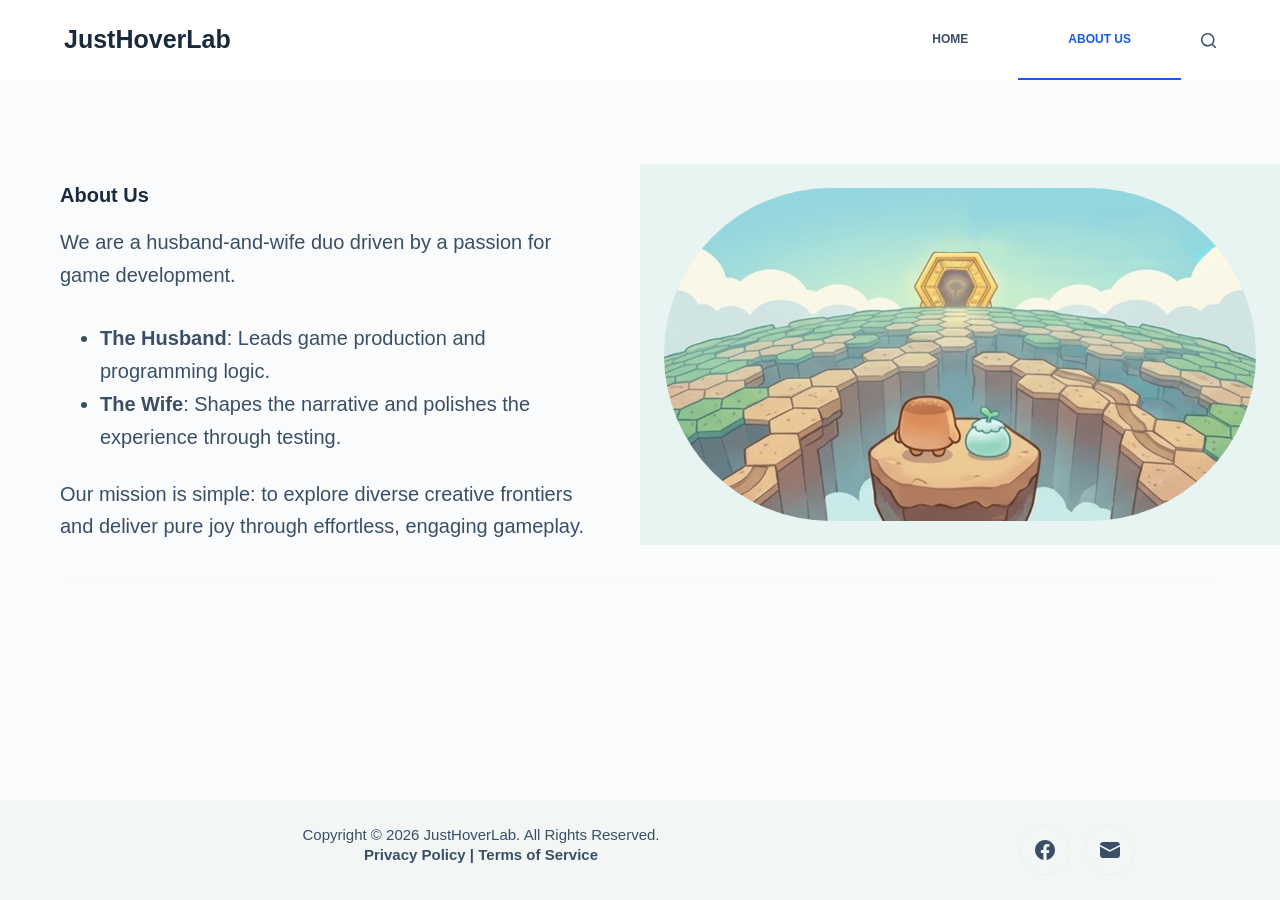
<file: about/index.html>
<!DOCTYPE html>
<html lang="zh-TW">
<head><meta charset="UTF-8">
	
	
	<meta name="viewport" content="width=device-width, initial-scale=1, maximum-scale=5, viewport-fit=cover">
	<link rel="profile" href="https://gmpg.org/xfn/11">

	<title>About Us – justhoverlab</title>
<meta name="robots" content="max-image-preview:large">
<link rel="alternate" type="application/rss+xml" title="訂閱《justhoverlab》» 資訊提供" href="https://JustHoverLab.github.io/feed/">
<link rel="alternate" type="application/rss+xml" title="訂閱《justhoverlab》» 留言的資訊提供" href="https://JustHoverLab.github.io/comments/feed/">
<link rel="alternate" title="oEmbed (JSON)" type="application/json+oembed" href="https://JustHoverLab.github.io/wp-json/oembed/1.0/embed?url=https%3A%2F%2FJustHoverLab.github.io%2Fabout%2F">
<link rel="alternate" title="oEmbed (XML)" type="text/xml+oembed" href="https://JustHoverLab.github.io/wp-json/oembed/1.0/embed?url=https%3A%2F%2FJustHoverLab.github.io%2Fabout%2F&amp;format=xml">
<style id="wp-img-auto-sizes-contain-inline-css">
img:is([sizes=auto i],[sizes^="auto," i]){contain-intrinsic-size:3000px 1500px}
/*# sourceURL=wp-img-auto-sizes-contain-inline-css */
</style>
<style id="wp-block-library-inline-css">
:root{--wp-block-synced-color:#7a00df;--wp-block-synced-color--rgb:122,0,223;--wp-bound-block-color:var(--wp-block-synced-color);--wp-editor-canvas-background:#ddd;--wp-admin-theme-color:#007cba;--wp-admin-theme-color--rgb:0,124,186;--wp-admin-theme-color-darker-10:#006ba1;--wp-admin-theme-color-darker-10--rgb:0,107,160.5;--wp-admin-theme-color-darker-20:#005a87;--wp-admin-theme-color-darker-20--rgb:0,90,135;--wp-admin-border-width-focus:2px}@media (min-resolution:192dpi){:root{--wp-admin-border-width-focus:1.5px}}.wp-element-button{cursor:pointer}:root .has-very-light-gray-background-color{background-color:#eee}:root .has-very-dark-gray-background-color{background-color:#313131}:root .has-very-light-gray-color{color:#eee}:root .has-very-dark-gray-color{color:#313131}:root .has-vivid-green-cyan-to-vivid-cyan-blue-gradient-background{background:linear-gradient(135deg,#00d084,#0693e3)}:root .has-purple-crush-gradient-background{background:linear-gradient(135deg,#34e2e4,#4721fb 50%,#ab1dfe)}:root .has-hazy-dawn-gradient-background{background:linear-gradient(135deg,#faaca8,#dad0ec)}:root .has-subdued-olive-gradient-background{background:linear-gradient(135deg,#fafae1,#67a671)}:root .has-atomic-cream-gradient-background{background:linear-gradient(135deg,#fdd79a,#004a59)}:root .has-nightshade-gradient-background{background:linear-gradient(135deg,#330968,#31cdcf)}:root .has-midnight-gradient-background{background:linear-gradient(135deg,#020381,#2874fc)}:root{--wp--preset--font-size--normal:16px;--wp--preset--font-size--huge:42px}.has-regular-font-size{font-size:1em}.has-larger-font-size{font-size:2.625em}.has-normal-font-size{font-size:var(--wp--preset--font-size--normal)}.has-huge-font-size{font-size:var(--wp--preset--font-size--huge)}.has-text-align-center{text-align:center}.has-text-align-left{text-align:left}.has-text-align-right{text-align:right}.has-fit-text{white-space:nowrap!important}#end-resizable-editor-section{display:none}.aligncenter{clear:both}.items-justified-left{justify-content:flex-start}.items-justified-center{justify-content:center}.items-justified-right{justify-content:flex-end}.items-justified-space-between{justify-content:space-between}.screen-reader-text{border:0;clip-path:inset(50%);height:1px;margin:-1px;overflow:hidden;padding:0;position:absolute;width:1px;word-wrap:normal!important}.screen-reader-text:focus{background-color:#ddd;clip-path:none;color:#444;display:block;font-size:1em;height:auto;left:5px;line-height:normal;padding:15px 23px 14px;text-decoration:none;top:5px;width:auto;z-index:100000}html :where(.has-border-color){border-style:solid}html :where([style*=border-top-color]){border-top-style:solid}html :where([style*=border-right-color]){border-right-style:solid}html :where([style*=border-bottom-color]){border-bottom-style:solid}html :where([style*=border-left-color]){border-left-style:solid}html :where([style*=border-width]){border-style:solid}html :where([style*=border-top-width]){border-top-style:solid}html :where([style*=border-right-width]){border-right-style:solid}html :where([style*=border-bottom-width]){border-bottom-style:solid}html :where([style*=border-left-width]){border-left-style:solid}html :where(img[class*=wp-image-]){height:auto;max-width:100%}:where(figure){margin:0 0 1em}html :where(.is-position-sticky){--wp-admin--admin-bar--position-offset:var(--wp-admin--admin-bar--height,0px)}@media screen and (max-width:600px){html :where(.is-position-sticky){--wp-admin--admin-bar--position-offset:0px}}

/*# sourceURL=wp-block-library-inline-css */
</style>
<style id="wp-block-heading-inline-css">
h1:where(.wp-block-heading).has-background,h2:where(.wp-block-heading).has-background,h3:where(.wp-block-heading).has-background,h4:where(.wp-block-heading).has-background,h5:where(.wp-block-heading).has-background,h6:where(.wp-block-heading).has-background{padding:1.25em 2.375em}h1.has-text-align-left[style*=writing-mode]:where([style*=vertical-lr]),h1.has-text-align-right[style*=writing-mode]:where([style*=vertical-rl]),h2.has-text-align-left[style*=writing-mode]:where([style*=vertical-lr]),h2.has-text-align-right[style*=writing-mode]:where([style*=vertical-rl]),h3.has-text-align-left[style*=writing-mode]:where([style*=vertical-lr]),h3.has-text-align-right[style*=writing-mode]:where([style*=vertical-rl]),h4.has-text-align-left[style*=writing-mode]:where([style*=vertical-lr]),h4.has-text-align-right[style*=writing-mode]:where([style*=vertical-rl]),h5.has-text-align-left[style*=writing-mode]:where([style*=vertical-lr]),h5.has-text-align-right[style*=writing-mode]:where([style*=vertical-rl]),h6.has-text-align-left[style*=writing-mode]:where([style*=vertical-lr]),h6.has-text-align-right[style*=writing-mode]:where([style*=vertical-rl]){rotate:180deg}
/*# sourceURL=https://JustHoverLab.github.io/wp-includes/blocks/heading/style.min.css */
</style>
<style id="wp-block-image-inline-css">
.wp-block-image>a,.wp-block-image>figure>a{display:inline-block}.wp-block-image img{box-sizing:border-box;height:auto;max-width:100%;vertical-align:bottom}@media not (prefers-reduced-motion){.wp-block-image img.hide{visibility:hidden}.wp-block-image img.show{animation:show-content-image .4s}}.wp-block-image[style*=border-radius] img,.wp-block-image[style*=border-radius]>a{border-radius:inherit}.wp-block-image.has-custom-border img{box-sizing:border-box}.wp-block-image.aligncenter{text-align:center}.wp-block-image.alignfull>a,.wp-block-image.alignwide>a{width:100%}.wp-block-image.alignfull img,.wp-block-image.alignwide img{height:auto;width:100%}.wp-block-image .aligncenter,.wp-block-image .alignleft,.wp-block-image .alignright,.wp-block-image.aligncenter,.wp-block-image.alignleft,.wp-block-image.alignright{display:table}.wp-block-image .aligncenter>figcaption,.wp-block-image .alignleft>figcaption,.wp-block-image .alignright>figcaption,.wp-block-image.aligncenter>figcaption,.wp-block-image.alignleft>figcaption,.wp-block-image.alignright>figcaption{caption-side:bottom;display:table-caption}.wp-block-image .alignleft{float:left;margin:.5em 1em .5em 0}.wp-block-image .alignright{float:right;margin:.5em 0 .5em 1em}.wp-block-image .aligncenter{margin-left:auto;margin-right:auto}.wp-block-image :where(figcaption){margin-bottom:1em;margin-top:.5em}.wp-block-image.is-style-circle-mask img{border-radius:9999px}@supports ((-webkit-mask-image:none) or (mask-image:none)) or (-webkit-mask-image:none){.wp-block-image.is-style-circle-mask img{border-radius:0;-webkit-mask-image:url('data:image/svg+xml;utf8,<svg viewBox="0 0 100 100" xmlns="http://www.w3.org/2000/svg"><circle cx="50" cy="50" r="50"/>');mask-image:url('data:image/svg+xml;utf8,<svg viewBox="0 0 100 100" xmlns="http://www.w3.org/2000/svg"><circle cx="50" cy="50" r="50"/>');mask-mode:alpha;-webkit-mask-position:center;mask-position:center;-webkit-mask-repeat:no-repeat;mask-repeat:no-repeat;-webkit-mask-size:contain;mask-size:contain}}:root :where(.wp-block-image.is-style-rounded img,.wp-block-image .is-style-rounded img){border-radius:9999px}.wp-block-image figure{margin:0}.wp-lightbox-container{display:flex;flex-direction:column;position:relative}.wp-lightbox-container img{cursor:zoom-in}.wp-lightbox-container img:hover+button{opacity:1}.wp-lightbox-container button{align-items:center;backdrop-filter:blur(16px) saturate(180%);background-color:#5a5a5a40;border:none;border-radius:4px;cursor:zoom-in;display:flex;height:20px;justify-content:center;opacity:0;padding:0;position:absolute;right:16px;text-align:center;top:16px;width:20px;z-index:100}@media not (prefers-reduced-motion){.wp-lightbox-container button{transition:opacity .2s ease}}.wp-lightbox-container button:focus-visible{outline:3px auto #5a5a5a40;outline:3px auto -webkit-focus-ring-color;outline-offset:3px}.wp-lightbox-container button:hover{cursor:pointer;opacity:1}.wp-lightbox-container button:focus{opacity:1}.wp-lightbox-container button:focus,.wp-lightbox-container button:hover,.wp-lightbox-container button:not(:hover):not(:active):not(.has-background){background-color:#5a5a5a40;border:none}.wp-lightbox-overlay{box-sizing:border-box;cursor:zoom-out;height:100vh;left:0;overflow:hidden;position:fixed;top:0;visibility:hidden;width:100%;z-index:100000}.wp-lightbox-overlay .close-button{align-items:center;cursor:pointer;display:flex;justify-content:center;min-height:40px;min-width:40px;padding:0;position:absolute;right:calc(env(safe-area-inset-right) + 16px);top:calc(env(safe-area-inset-top) + 16px);z-index:5000000}.wp-lightbox-overlay .close-button:focus,.wp-lightbox-overlay .close-button:hover,.wp-lightbox-overlay .close-button:not(:hover):not(:active):not(.has-background){background:none;border:none}.wp-lightbox-overlay .lightbox-image-container{height:var(--wp--lightbox-container-height);left:50%;overflow:hidden;position:absolute;top:50%;transform:translate(-50%,-50%);transform-origin:top left;width:var(--wp--lightbox-container-width);z-index:9999999999}.wp-lightbox-overlay .wp-block-image{align-items:center;box-sizing:border-box;display:flex;height:100%;justify-content:center;margin:0;position:relative;transform-origin:0 0;width:100%;z-index:3000000}.wp-lightbox-overlay .wp-block-image img{height:var(--wp--lightbox-image-height);min-height:var(--wp--lightbox-image-height);min-width:var(--wp--lightbox-image-width);width:var(--wp--lightbox-image-width)}.wp-lightbox-overlay .wp-block-image figcaption{display:none}.wp-lightbox-overlay button{background:none;border:none}.wp-lightbox-overlay .scrim{background-color:#fff;height:100%;opacity:.9;position:absolute;width:100%;z-index:2000000}.wp-lightbox-overlay.active{visibility:visible}@media not (prefers-reduced-motion){.wp-lightbox-overlay.active{animation:turn-on-visibility .25s both}.wp-lightbox-overlay.active img{animation:turn-on-visibility .35s both}.wp-lightbox-overlay.show-closing-animation:not(.active){animation:turn-off-visibility .35s both}.wp-lightbox-overlay.show-closing-animation:not(.active) img{animation:turn-off-visibility .25s both}.wp-lightbox-overlay.zoom.active{animation:none;opacity:1;visibility:visible}.wp-lightbox-overlay.zoom.active .lightbox-image-container{animation:lightbox-zoom-in .4s}.wp-lightbox-overlay.zoom.active .lightbox-image-container img{animation:none}.wp-lightbox-overlay.zoom.active .scrim{animation:turn-on-visibility .4s forwards}.wp-lightbox-overlay.zoom.show-closing-animation:not(.active){animation:none}.wp-lightbox-overlay.zoom.show-closing-animation:not(.active) .lightbox-image-container{animation:lightbox-zoom-out .4s}.wp-lightbox-overlay.zoom.show-closing-animation:not(.active) .lightbox-image-container img{animation:none}.wp-lightbox-overlay.zoom.show-closing-animation:not(.active) .scrim{animation:turn-off-visibility .4s forwards}}@keyframes show-content-image{0%{visibility:hidden}99%{visibility:hidden}to{visibility:visible}}@keyframes turn-on-visibility{0%{opacity:0}to{opacity:1}}@keyframes turn-off-visibility{0%{opacity:1;visibility:visible}99%{opacity:0;visibility:visible}to{opacity:0;visibility:hidden}}@keyframes lightbox-zoom-in{0%{transform:translate(calc((-100vw + var(--wp--lightbox-scrollbar-width))/2 + var(--wp--lightbox-initial-left-position)),calc(-50vh + var(--wp--lightbox-initial-top-position))) scale(var(--wp--lightbox-scale))}to{transform:translate(-50%,-50%) scale(1)}}@keyframes lightbox-zoom-out{0%{transform:translate(-50%,-50%) scale(1);visibility:visible}99%{visibility:visible}to{transform:translate(calc((-100vw + var(--wp--lightbox-scrollbar-width))/2 + var(--wp--lightbox-initial-left-position)),calc(-50vh + var(--wp--lightbox-initial-top-position))) scale(var(--wp--lightbox-scale));visibility:hidden}}
/*# sourceURL=https://JustHoverLab.github.io/wp-includes/blocks/image/style.min.css */
</style>
<style id="wp-block-list-inline-css">
ol,ul{box-sizing:border-box}:root :where(.wp-block-list.has-background){padding:1.25em 2.375em}
/*# sourceURL=https://JustHoverLab.github.io/wp-includes/blocks/list/style.min.css */
</style>
<style id="wp-block-columns-inline-css">
.wp-block-columns{box-sizing:border-box;display:flex;flex-wrap:wrap!important}@media (min-width:782px){.wp-block-columns{flex-wrap:nowrap!important}}.wp-block-columns{align-items:normal!important}.wp-block-columns.are-vertically-aligned-top{align-items:flex-start}.wp-block-columns.are-vertically-aligned-center{align-items:center}.wp-block-columns.are-vertically-aligned-bottom{align-items:flex-end}@media (max-width:781px){.wp-block-columns:not(.is-not-stacked-on-mobile)>.wp-block-column{flex-basis:100%!important}}@media (min-width:782px){.wp-block-columns:not(.is-not-stacked-on-mobile)>.wp-block-column{flex-basis:0;flex-grow:1}.wp-block-columns:not(.is-not-stacked-on-mobile)>.wp-block-column[style*=flex-basis]{flex-grow:0}}.wp-block-columns.is-not-stacked-on-mobile{flex-wrap:nowrap!important}.wp-block-columns.is-not-stacked-on-mobile>.wp-block-column{flex-basis:0;flex-grow:1}.wp-block-columns.is-not-stacked-on-mobile>.wp-block-column[style*=flex-basis]{flex-grow:0}:where(.wp-block-columns){margin-bottom:1.75em}:where(.wp-block-columns.has-background){padding:1.25em 2.375em}.wp-block-column{flex-grow:1;min-width:0;overflow-wrap:break-word;word-break:break-word}.wp-block-column.is-vertically-aligned-top{align-self:flex-start}.wp-block-column.is-vertically-aligned-center{align-self:center}.wp-block-column.is-vertically-aligned-bottom{align-self:flex-end}.wp-block-column.is-vertically-aligned-stretch{align-self:stretch}.wp-block-column.is-vertically-aligned-bottom,.wp-block-column.is-vertically-aligned-center,.wp-block-column.is-vertically-aligned-top{width:100%}
/*# sourceURL=https://JustHoverLab.github.io/wp-includes/blocks/columns/style.min.css */
</style>
<style id="wp-block-group-inline-css">
.wp-block-group{box-sizing:border-box}:where(.wp-block-group.wp-block-group-is-layout-constrained){position:relative}
/*# sourceURL=https://JustHoverLab.github.io/wp-includes/blocks/group/style.min.css */
</style>
<style id="wp-block-paragraph-inline-css">
.is-small-text{font-size:.875em}.is-regular-text{font-size:1em}.is-large-text{font-size:2.25em}.is-larger-text{font-size:3em}.has-drop-cap:not(:focus):first-letter{float:left;font-size:8.4em;font-style:normal;font-weight:100;line-height:.68;margin:.05em .1em 0 0;text-transform:uppercase}body.rtl .has-drop-cap:not(:focus):first-letter{float:none;margin-left:.1em}p.has-drop-cap.has-background{overflow:hidden}:root :where(p.has-background){padding:1.25em 2.375em}:where(p.has-text-color:not(.has-link-color)) a{color:inherit}p.has-text-align-left[style*="writing-mode:vertical-lr"],p.has-text-align-right[style*="writing-mode:vertical-rl"]{rotate:180deg}
/*# sourceURL=https://JustHoverLab.github.io/wp-includes/blocks/paragraph/style.min.css */
</style>
<style id="wp-block-quote-inline-css">
.wp-block-quote{box-sizing:border-box;overflow-wrap:break-word}.wp-block-quote.is-large:where(:not(.is-style-plain)),.wp-block-quote.is-style-large:where(:not(.is-style-plain)){margin-bottom:1em;padding:0 1em}.wp-block-quote.is-large:where(:not(.is-style-plain)) p,.wp-block-quote.is-style-large:where(:not(.is-style-plain)) p{font-size:1.5em;font-style:italic;line-height:1.6}.wp-block-quote.is-large:where(:not(.is-style-plain)) cite,.wp-block-quote.is-large:where(:not(.is-style-plain)) footer,.wp-block-quote.is-style-large:where(:not(.is-style-plain)) cite,.wp-block-quote.is-style-large:where(:not(.is-style-plain)) footer{font-size:1.125em;text-align:right}.wp-block-quote>cite{display:block}
/*# sourceURL=https://JustHoverLab.github.io/wp-includes/blocks/quote/style.min.css */
</style>
<style id="wp-block-separator-inline-css">
@charset "UTF-8";.wp-block-separator{border:none;border-top:2px solid}:root :where(.wp-block-separator.is-style-dots){height:auto;line-height:1;text-align:center}:root :where(.wp-block-separator.is-style-dots):before{color:currentColor;content:"···";font-family:serif;font-size:1.5em;letter-spacing:2em;padding-left:2em}.wp-block-separator.is-style-dots{background:none!important;border:none!important}
/*# sourceURL=https://JustHoverLab.github.io/wp-includes/blocks/separator/style.min.css */
</style>
<style id="global-styles-inline-css">
:root{--wp--preset--aspect-ratio--square: 1;--wp--preset--aspect-ratio--4-3: 4/3;--wp--preset--aspect-ratio--3-4: 3/4;--wp--preset--aspect-ratio--3-2: 3/2;--wp--preset--aspect-ratio--2-3: 2/3;--wp--preset--aspect-ratio--16-9: 16/9;--wp--preset--aspect-ratio--9-16: 9/16;--wp--preset--color--black: #000000;--wp--preset--color--cyan-bluish-gray: #abb8c3;--wp--preset--color--white: #ffffff;--wp--preset--color--pale-pink: #f78da7;--wp--preset--color--vivid-red: #cf2e2e;--wp--preset--color--luminous-vivid-orange: #ff6900;--wp--preset--color--luminous-vivid-amber: #fcb900;--wp--preset--color--light-green-cyan: #7bdcb5;--wp--preset--color--vivid-green-cyan: #00d084;--wp--preset--color--pale-cyan-blue: #8ed1fc;--wp--preset--color--vivid-cyan-blue: #0693e3;--wp--preset--color--vivid-purple: #9b51e0;--wp--preset--color--palette-color-1: var(--theme-palette-color-1, #2872fa);--wp--preset--color--palette-color-2: var(--theme-palette-color-2, #1559ed);--wp--preset--color--palette-color-3: var(--theme-palette-color-3, #3A4F66);--wp--preset--color--palette-color-4: var(--theme-palette-color-4, #192a3d);--wp--preset--color--palette-color-5: var(--theme-palette-color-5, #F8FAFA);--wp--preset--color--palette-color-6: var(--theme-palette-color-6, #F2F7F6);--wp--preset--color--palette-color-7: var(--theme-palette-color-7, #FAFBFC);--wp--preset--color--palette-color-8: var(--theme-palette-color-8, #ffffff);--wp--preset--gradient--vivid-cyan-blue-to-vivid-purple: linear-gradient(135deg,rgb(6,147,227) 0%,rgb(155,81,224) 100%);--wp--preset--gradient--light-green-cyan-to-vivid-green-cyan: linear-gradient(135deg,rgb(122,220,180) 0%,rgb(0,208,130) 100%);--wp--preset--gradient--luminous-vivid-amber-to-luminous-vivid-orange: linear-gradient(135deg,rgb(252,185,0) 0%,rgb(255,105,0) 100%);--wp--preset--gradient--luminous-vivid-orange-to-vivid-red: linear-gradient(135deg,rgb(255,105,0) 0%,rgb(207,46,46) 100%);--wp--preset--gradient--very-light-gray-to-cyan-bluish-gray: linear-gradient(135deg,rgb(238,238,238) 0%,rgb(169,184,195) 100%);--wp--preset--gradient--cool-to-warm-spectrum: linear-gradient(135deg,rgb(74,234,220) 0%,rgb(151,120,209) 20%,rgb(207,42,186) 40%,rgb(238,44,130) 60%,rgb(251,105,98) 80%,rgb(254,248,76) 100%);--wp--preset--gradient--blush-light-purple: linear-gradient(135deg,rgb(255,206,236) 0%,rgb(152,150,240) 100%);--wp--preset--gradient--blush-bordeaux: linear-gradient(135deg,rgb(254,205,165) 0%,rgb(254,45,45) 50%,rgb(107,0,62) 100%);--wp--preset--gradient--luminous-dusk: linear-gradient(135deg,rgb(255,203,112) 0%,rgb(199,81,192) 50%,rgb(65,88,208) 100%);--wp--preset--gradient--pale-ocean: linear-gradient(135deg,rgb(255,245,203) 0%,rgb(182,227,212) 50%,rgb(51,167,181) 100%);--wp--preset--gradient--electric-grass: linear-gradient(135deg,rgb(202,248,128) 0%,rgb(113,206,126) 100%);--wp--preset--gradient--midnight: linear-gradient(135deg,rgb(2,3,129) 0%,rgb(40,116,252) 100%);--wp--preset--gradient--juicy-peach: linear-gradient(to right, #ffecd2 0%, #fcb69f 100%);--wp--preset--gradient--young-passion: linear-gradient(to right, #ff8177 0%, #ff867a 0%, #ff8c7f 21%, #f99185 52%, #cf556c 78%, #b12a5b 100%);--wp--preset--gradient--true-sunset: linear-gradient(to right, #fa709a 0%, #fee140 100%);--wp--preset--gradient--morpheus-den: linear-gradient(to top, #30cfd0 0%, #330867 100%);--wp--preset--gradient--plum-plate: linear-gradient(135deg, #667eea 0%, #764ba2 100%);--wp--preset--gradient--aqua-splash: linear-gradient(15deg, #13547a 0%, #80d0c7 100%);--wp--preset--gradient--love-kiss: linear-gradient(to top, #ff0844 0%, #ffb199 100%);--wp--preset--gradient--new-retrowave: linear-gradient(to top, #3b41c5 0%, #a981bb 49%, #ffc8a9 100%);--wp--preset--gradient--plum-bath: linear-gradient(to top, #cc208e 0%, #6713d2 100%);--wp--preset--gradient--high-flight: linear-gradient(to right, #0acffe 0%, #495aff 100%);--wp--preset--gradient--teen-party: linear-gradient(-225deg, #FF057C 0%, #8D0B93 50%, #321575 100%);--wp--preset--gradient--fabled-sunset: linear-gradient(-225deg, #231557 0%, #44107A 29%, #FF1361 67%, #FFF800 100%);--wp--preset--gradient--arielle-smile: radial-gradient(circle 248px at center, #16d9e3 0%, #30c7ec 47%, #46aef7 100%);--wp--preset--gradient--itmeo-branding: linear-gradient(180deg, #2af598 0%, #009efd 100%);--wp--preset--gradient--deep-blue: linear-gradient(to right, #6a11cb 0%, #2575fc 100%);--wp--preset--gradient--strong-bliss: linear-gradient(to right, #f78ca0 0%, #f9748f 19%, #fd868c 60%, #fe9a8b 100%);--wp--preset--gradient--sweet-period: linear-gradient(to top, #3f51b1 0%, #5a55ae 13%, #7b5fac 25%, #8f6aae 38%, #a86aa4 50%, #cc6b8e 62%, #f18271 75%, #f3a469 87%, #f7c978 100%);--wp--preset--gradient--purple-division: linear-gradient(to top, #7028e4 0%, #e5b2ca 100%);--wp--preset--gradient--cold-evening: linear-gradient(to top, #0c3483 0%, #a2b6df 100%, #6b8cce 100%, #a2b6df 100%);--wp--preset--gradient--mountain-rock: linear-gradient(to right, #868f96 0%, #596164 100%);--wp--preset--gradient--desert-hump: linear-gradient(to top, #c79081 0%, #dfa579 100%);--wp--preset--gradient--ethernal-constance: linear-gradient(to top, #09203f 0%, #537895 100%);--wp--preset--gradient--happy-memories: linear-gradient(-60deg, #ff5858 0%, #f09819 100%);--wp--preset--gradient--grown-early: linear-gradient(to top, #0ba360 0%, #3cba92 100%);--wp--preset--gradient--morning-salad: linear-gradient(-225deg, #B7F8DB 0%, #50A7C2 100%);--wp--preset--gradient--night-call: linear-gradient(-225deg, #AC32E4 0%, #7918F2 48%, #4801FF 100%);--wp--preset--gradient--mind-crawl: linear-gradient(-225deg, #473B7B 0%, #3584A7 51%, #30D2BE 100%);--wp--preset--gradient--angel-care: linear-gradient(-225deg, #FFE29F 0%, #FFA99F 48%, #FF719A 100%);--wp--preset--gradient--juicy-cake: linear-gradient(to top, #e14fad 0%, #f9d423 100%);--wp--preset--gradient--rich-metal: linear-gradient(to right, #d7d2cc 0%, #304352 100%);--wp--preset--gradient--mole-hall: linear-gradient(-20deg, #616161 0%, #9bc5c3 100%);--wp--preset--gradient--cloudy-knoxville: linear-gradient(120deg, #fdfbfb 0%, #ebedee 100%);--wp--preset--gradient--soft-grass: linear-gradient(to top, #c1dfc4 0%, #deecdd 100%);--wp--preset--gradient--saint-petersburg: linear-gradient(135deg, #f5f7fa 0%, #c3cfe2 100%);--wp--preset--gradient--everlasting-sky: linear-gradient(135deg, #fdfcfb 0%, #e2d1c3 100%);--wp--preset--gradient--kind-steel: linear-gradient(-20deg, #e9defa 0%, #fbfcdb 100%);--wp--preset--gradient--over-sun: linear-gradient(60deg, #abecd6 0%, #fbed96 100%);--wp--preset--gradient--premium-white: linear-gradient(to top, #d5d4d0 0%, #d5d4d0 1%, #eeeeec 31%, #efeeec 75%, #e9e9e7 100%);--wp--preset--gradient--clean-mirror: linear-gradient(45deg, #93a5cf 0%, #e4efe9 100%);--wp--preset--gradient--wild-apple: linear-gradient(to top, #d299c2 0%, #fef9d7 100%);--wp--preset--gradient--snow-again: linear-gradient(to top, #e6e9f0 0%, #eef1f5 100%);--wp--preset--gradient--confident-cloud: linear-gradient(to top, #dad4ec 0%, #dad4ec 1%, #f3e7e9 100%);--wp--preset--gradient--glass-water: linear-gradient(to top, #dfe9f3 0%, white 100%);--wp--preset--gradient--perfect-white: linear-gradient(-225deg, #E3FDF5 0%, #FFE6FA 100%);--wp--preset--font-size--small: 13px;--wp--preset--font-size--medium: 20px;--wp--preset--font-size--large: clamp(22px, 1.375rem + ((1vw - 3.2px) * 0.625), 30px);--wp--preset--font-size--x-large: clamp(30px, 1.875rem + ((1vw - 3.2px) * 1.563), 50px);--wp--preset--font-size--xx-large: clamp(45px, 2.813rem + ((1vw - 3.2px) * 2.734), 80px);--wp--preset--spacing--20: 0.44rem;--wp--preset--spacing--30: 0.67rem;--wp--preset--spacing--40: 1rem;--wp--preset--spacing--50: 1.5rem;--wp--preset--spacing--60: 2.25rem;--wp--preset--spacing--70: 3.38rem;--wp--preset--spacing--80: 5.06rem;--wp--preset--shadow--natural: 6px 6px 9px rgba(0, 0, 0, 0.2);--wp--preset--shadow--deep: 12px 12px 50px rgba(0, 0, 0, 0.4);--wp--preset--shadow--sharp: 6px 6px 0px rgba(0, 0, 0, 0.2);--wp--preset--shadow--outlined: 6px 6px 0px -3px rgb(255, 255, 255), 6px 6px rgb(0, 0, 0);--wp--preset--shadow--crisp: 6px 6px 0px rgb(0, 0, 0);}:root { --wp--style--global--content-size: var(--theme-block-max-width);--wp--style--global--wide-size: var(--theme-block-wide-max-width); }:where(body) { margin: 0; }.wp-site-blocks > .alignleft { float: left; margin-right: 2em; }.wp-site-blocks > .alignright { float: right; margin-left: 2em; }.wp-site-blocks > .aligncenter { justify-content: center; margin-left: auto; margin-right: auto; }:where(.wp-site-blocks) > * { margin-block-start: var(--theme-content-spacing); margin-block-end: 0; }:where(.wp-site-blocks) > :first-child { margin-block-start: 0; }:where(.wp-site-blocks) > :last-child { margin-block-end: 0; }:root { --wp--style--block-gap: var(--theme-content-spacing); }:root :where(.is-layout-flow) > :first-child{margin-block-start: 0;}:root :where(.is-layout-flow) > :last-child{margin-block-end: 0;}:root :where(.is-layout-flow) > *{margin-block-start: var(--theme-content-spacing);margin-block-end: 0;}:root :where(.is-layout-constrained) > :first-child{margin-block-start: 0;}:root :where(.is-layout-constrained) > :last-child{margin-block-end: 0;}:root :where(.is-layout-constrained) > *{margin-block-start: var(--theme-content-spacing);margin-block-end: 0;}:root :where(.is-layout-flex){gap: var(--theme-content-spacing);}:root :where(.is-layout-grid){gap: var(--theme-content-spacing);}.is-layout-flow > .alignleft{float: left;margin-inline-start: 0;margin-inline-end: 2em;}.is-layout-flow > .alignright{float: right;margin-inline-start: 2em;margin-inline-end: 0;}.is-layout-flow > .aligncenter{margin-left: auto !important;margin-right: auto !important;}.is-layout-constrained > .alignleft{float: left;margin-inline-start: 0;margin-inline-end: 2em;}.is-layout-constrained > .alignright{float: right;margin-inline-start: 2em;margin-inline-end: 0;}.is-layout-constrained > .aligncenter{margin-left: auto !important;margin-right: auto !important;}.is-layout-constrained > :where(:not(.alignleft):not(.alignright):not(.alignfull)){max-width: var(--wp--style--global--content-size);margin-left: auto !important;margin-right: auto !important;}.is-layout-constrained > .alignwide{max-width: var(--wp--style--global--wide-size);}body .is-layout-flex{display: flex;}.is-layout-flex{flex-wrap: wrap;align-items: center;}.is-layout-flex > :is(*, div){margin: 0;}body .is-layout-grid{display: grid;}.is-layout-grid > :is(*, div){margin: 0;}body{padding-top: 0px;padding-right: 0px;padding-bottom: 0px;padding-left: 0px;}:root :where(.wp-element-button, .wp-block-button__link){font-style: inherit;font-weight: inherit;letter-spacing: inherit;text-transform: inherit;}.has-black-color{color: var(--wp--preset--color--black) !important;}.has-cyan-bluish-gray-color{color: var(--wp--preset--color--cyan-bluish-gray) !important;}.has-white-color{color: var(--wp--preset--color--white) !important;}.has-pale-pink-color{color: var(--wp--preset--color--pale-pink) !important;}.has-vivid-red-color{color: var(--wp--preset--color--vivid-red) !important;}.has-luminous-vivid-orange-color{color: var(--wp--preset--color--luminous-vivid-orange) !important;}.has-luminous-vivid-amber-color{color: var(--wp--preset--color--luminous-vivid-amber) !important;}.has-light-green-cyan-color{color: var(--wp--preset--color--light-green-cyan) !important;}.has-vivid-green-cyan-color{color: var(--wp--preset--color--vivid-green-cyan) !important;}.has-pale-cyan-blue-color{color: var(--wp--preset--color--pale-cyan-blue) !important;}.has-vivid-cyan-blue-color{color: var(--wp--preset--color--vivid-cyan-blue) !important;}.has-vivid-purple-color{color: var(--wp--preset--color--vivid-purple) !important;}.has-palette-color-1-color{color: var(--wp--preset--color--palette-color-1) !important;}.has-palette-color-2-color{color: var(--wp--preset--color--palette-color-2) !important;}.has-palette-color-3-color{color: var(--wp--preset--color--palette-color-3) !important;}.has-palette-color-4-color{color: var(--wp--preset--color--palette-color-4) !important;}.has-palette-color-5-color{color: var(--wp--preset--color--palette-color-5) !important;}.has-palette-color-6-color{color: var(--wp--preset--color--palette-color-6) !important;}.has-palette-color-7-color{color: var(--wp--preset--color--palette-color-7) !important;}.has-palette-color-8-color{color: var(--wp--preset--color--palette-color-8) !important;}.has-black-background-color{background-color: var(--wp--preset--color--black) !important;}.has-cyan-bluish-gray-background-color{background-color: var(--wp--preset--color--cyan-bluish-gray) !important;}.has-white-background-color{background-color: var(--wp--preset--color--white) !important;}.has-pale-pink-background-color{background-color: var(--wp--preset--color--pale-pink) !important;}.has-vivid-red-background-color{background-color: var(--wp--preset--color--vivid-red) !important;}.has-luminous-vivid-orange-background-color{background-color: var(--wp--preset--color--luminous-vivid-orange) !important;}.has-luminous-vivid-amber-background-color{background-color: var(--wp--preset--color--luminous-vivid-amber) !important;}.has-light-green-cyan-background-color{background-color: var(--wp--preset--color--light-green-cyan) !important;}.has-vivid-green-cyan-background-color{background-color: var(--wp--preset--color--vivid-green-cyan) !important;}.has-pale-cyan-blue-background-color{background-color: var(--wp--preset--color--pale-cyan-blue) !important;}.has-vivid-cyan-blue-background-color{background-color: var(--wp--preset--color--vivid-cyan-blue) !important;}.has-vivid-purple-background-color{background-color: var(--wp--preset--color--vivid-purple) !important;}.has-palette-color-1-background-color{background-color: var(--wp--preset--color--palette-color-1) !important;}.has-palette-color-2-background-color{background-color: var(--wp--preset--color--palette-color-2) !important;}.has-palette-color-3-background-color{background-color: var(--wp--preset--color--palette-color-3) !important;}.has-palette-color-4-background-color{background-color: var(--wp--preset--color--palette-color-4) !important;}.has-palette-color-5-background-color{background-color: var(--wp--preset--color--palette-color-5) !important;}.has-palette-color-6-background-color{background-color: var(--wp--preset--color--palette-color-6) !important;}.has-palette-color-7-background-color{background-color: var(--wp--preset--color--palette-color-7) !important;}.has-palette-color-8-background-color{background-color: var(--wp--preset--color--palette-color-8) !important;}.has-black-border-color{border-color: var(--wp--preset--color--black) !important;}.has-cyan-bluish-gray-border-color{border-color: var(--wp--preset--color--cyan-bluish-gray) !important;}.has-white-border-color{border-color: var(--wp--preset--color--white) !important;}.has-pale-pink-border-color{border-color: var(--wp--preset--color--pale-pink) !important;}.has-vivid-red-border-color{border-color: var(--wp--preset--color--vivid-red) !important;}.has-luminous-vivid-orange-border-color{border-color: var(--wp--preset--color--luminous-vivid-orange) !important;}.has-luminous-vivid-amber-border-color{border-color: var(--wp--preset--color--luminous-vivid-amber) !important;}.has-light-green-cyan-border-color{border-color: var(--wp--preset--color--light-green-cyan) !important;}.has-vivid-green-cyan-border-color{border-color: var(--wp--preset--color--vivid-green-cyan) !important;}.has-pale-cyan-blue-border-color{border-color: var(--wp--preset--color--pale-cyan-blue) !important;}.has-vivid-cyan-blue-border-color{border-color: var(--wp--preset--color--vivid-cyan-blue) !important;}.has-vivid-purple-border-color{border-color: var(--wp--preset--color--vivid-purple) !important;}.has-palette-color-1-border-color{border-color: var(--wp--preset--color--palette-color-1) !important;}.has-palette-color-2-border-color{border-color: var(--wp--preset--color--palette-color-2) !important;}.has-palette-color-3-border-color{border-color: var(--wp--preset--color--palette-color-3) !important;}.has-palette-color-4-border-color{border-color: var(--wp--preset--color--palette-color-4) !important;}.has-palette-color-5-border-color{border-color: var(--wp--preset--color--palette-color-5) !important;}.has-palette-color-6-border-color{border-color: var(--wp--preset--color--palette-color-6) !important;}.has-palette-color-7-border-color{border-color: var(--wp--preset--color--palette-color-7) !important;}.has-palette-color-8-border-color{border-color: var(--wp--preset--color--palette-color-8) !important;}.has-vivid-cyan-blue-to-vivid-purple-gradient-background{background: var(--wp--preset--gradient--vivid-cyan-blue-to-vivid-purple) !important;}.has-light-green-cyan-to-vivid-green-cyan-gradient-background{background: var(--wp--preset--gradient--light-green-cyan-to-vivid-green-cyan) !important;}.has-luminous-vivid-amber-to-luminous-vivid-orange-gradient-background{background: var(--wp--preset--gradient--luminous-vivid-amber-to-luminous-vivid-orange) !important;}.has-luminous-vivid-orange-to-vivid-red-gradient-background{background: var(--wp--preset--gradient--luminous-vivid-orange-to-vivid-red) !important;}.has-very-light-gray-to-cyan-bluish-gray-gradient-background{background: var(--wp--preset--gradient--very-light-gray-to-cyan-bluish-gray) !important;}.has-cool-to-warm-spectrum-gradient-background{background: var(--wp--preset--gradient--cool-to-warm-spectrum) !important;}.has-blush-light-purple-gradient-background{background: var(--wp--preset--gradient--blush-light-purple) !important;}.has-blush-bordeaux-gradient-background{background: var(--wp--preset--gradient--blush-bordeaux) !important;}.has-luminous-dusk-gradient-background{background: var(--wp--preset--gradient--luminous-dusk) !important;}.has-pale-ocean-gradient-background{background: var(--wp--preset--gradient--pale-ocean) !important;}.has-electric-grass-gradient-background{background: var(--wp--preset--gradient--electric-grass) !important;}.has-midnight-gradient-background{background: var(--wp--preset--gradient--midnight) !important;}.has-juicy-peach-gradient-background{background: var(--wp--preset--gradient--juicy-peach) !important;}.has-young-passion-gradient-background{background: var(--wp--preset--gradient--young-passion) !important;}.has-true-sunset-gradient-background{background: var(--wp--preset--gradient--true-sunset) !important;}.has-morpheus-den-gradient-background{background: var(--wp--preset--gradient--morpheus-den) !important;}.has-plum-plate-gradient-background{background: var(--wp--preset--gradient--plum-plate) !important;}.has-aqua-splash-gradient-background{background: var(--wp--preset--gradient--aqua-splash) !important;}.has-love-kiss-gradient-background{background: var(--wp--preset--gradient--love-kiss) !important;}.has-new-retrowave-gradient-background{background: var(--wp--preset--gradient--new-retrowave) !important;}.has-plum-bath-gradient-background{background: var(--wp--preset--gradient--plum-bath) !important;}.has-high-flight-gradient-background{background: var(--wp--preset--gradient--high-flight) !important;}.has-teen-party-gradient-background{background: var(--wp--preset--gradient--teen-party) !important;}.has-fabled-sunset-gradient-background{background: var(--wp--preset--gradient--fabled-sunset) !important;}.has-arielle-smile-gradient-background{background: var(--wp--preset--gradient--arielle-smile) !important;}.has-itmeo-branding-gradient-background{background: var(--wp--preset--gradient--itmeo-branding) !important;}.has-deep-blue-gradient-background{background: var(--wp--preset--gradient--deep-blue) !important;}.has-strong-bliss-gradient-background{background: var(--wp--preset--gradient--strong-bliss) !important;}.has-sweet-period-gradient-background{background: var(--wp--preset--gradient--sweet-period) !important;}.has-purple-division-gradient-background{background: var(--wp--preset--gradient--purple-division) !important;}.has-cold-evening-gradient-background{background: var(--wp--preset--gradient--cold-evening) !important;}.has-mountain-rock-gradient-background{background: var(--wp--preset--gradient--mountain-rock) !important;}.has-desert-hump-gradient-background{background: var(--wp--preset--gradient--desert-hump) !important;}.has-ethernal-constance-gradient-background{background: var(--wp--preset--gradient--ethernal-constance) !important;}.has-happy-memories-gradient-background{background: var(--wp--preset--gradient--happy-memories) !important;}.has-grown-early-gradient-background{background: var(--wp--preset--gradient--grown-early) !important;}.has-morning-salad-gradient-background{background: var(--wp--preset--gradient--morning-salad) !important;}.has-night-call-gradient-background{background: var(--wp--preset--gradient--night-call) !important;}.has-mind-crawl-gradient-background{background: var(--wp--preset--gradient--mind-crawl) !important;}.has-angel-care-gradient-background{background: var(--wp--preset--gradient--angel-care) !important;}.has-juicy-cake-gradient-background{background: var(--wp--preset--gradient--juicy-cake) !important;}.has-rich-metal-gradient-background{background: var(--wp--preset--gradient--rich-metal) !important;}.has-mole-hall-gradient-background{background: var(--wp--preset--gradient--mole-hall) !important;}.has-cloudy-knoxville-gradient-background{background: var(--wp--preset--gradient--cloudy-knoxville) !important;}.has-soft-grass-gradient-background{background: var(--wp--preset--gradient--soft-grass) !important;}.has-saint-petersburg-gradient-background{background: var(--wp--preset--gradient--saint-petersburg) !important;}.has-everlasting-sky-gradient-background{background: var(--wp--preset--gradient--everlasting-sky) !important;}.has-kind-steel-gradient-background{background: var(--wp--preset--gradient--kind-steel) !important;}.has-over-sun-gradient-background{background: var(--wp--preset--gradient--over-sun) !important;}.has-premium-white-gradient-background{background: var(--wp--preset--gradient--premium-white) !important;}.has-clean-mirror-gradient-background{background: var(--wp--preset--gradient--clean-mirror) !important;}.has-wild-apple-gradient-background{background: var(--wp--preset--gradient--wild-apple) !important;}.has-snow-again-gradient-background{background: var(--wp--preset--gradient--snow-again) !important;}.has-confident-cloud-gradient-background{background: var(--wp--preset--gradient--confident-cloud) !important;}.has-glass-water-gradient-background{background: var(--wp--preset--gradient--glass-water) !important;}.has-perfect-white-gradient-background{background: var(--wp--preset--gradient--perfect-white) !important;}.has-small-font-size{font-size: var(--wp--preset--font-size--small) !important;}.has-medium-font-size{font-size: var(--wp--preset--font-size--medium) !important;}.has-large-font-size{font-size: var(--wp--preset--font-size--large) !important;}.has-x-large-font-size{font-size: var(--wp--preset--font-size--x-large) !important;}.has-xx-large-font-size{font-size: var(--wp--preset--font-size--xx-large) !important;}
/*# sourceURL=global-styles-inline-css */
</style>

<link rel="stylesheet" id="ct-main-styles-css" href="https://JustHoverLab.github.io/wp-content/themes/blocksy/static/bundle/main.min.css?ver=2.1.38" media="all">
<link rel="stylesheet" id="ct-page-title-styles-css" href="https://JustHoverLab.github.io/wp-content/themes/blocksy/static/bundle/page-title.min.css?ver=2.1.38" media="all">
<link rel="https://api.w.org/" href="https://JustHoverLab.github.io/wp-json/"><link rel="alternate" title="JSON" type="application/json" href="https://JustHoverLab.github.io/wp-json/wp/v2/pages/9"><link rel="EditURI" type="application/rsd+xml" title="RSD" href="https://JustHoverLab.github.io/xmlrpc.php?rsd">
<meta name="generator" content="WordPress 6.9.4">
<link rel="canonical" href="https://JustHoverLab.github.io/about/">
<link rel="shortlink" href="https://JustHoverLab.github.io/?p=9">
<noscript><link rel="stylesheet" href="https://JustHoverLab.github.io/wp-content/themes/blocksy/static/bundle/no-scripts.min.css" type="text/css"></noscript>
<style id="ct-main-styles-inline-css">[data-header*="type-1"] .ct-header [data-id="logo"] .site-title {--theme-font-weight:700;--theme-font-style:normal;--theme-font-size:25px;--theme-line-height:1.5;--theme-link-initial-color:var(--theme-palette-color-4);} [data-header*="type-1"] .ct-header [data-id="menu"] {--menu-items-spacing:100px;--menu-items-gap:0px;} [data-header*="type-1"] .ct-header [data-id="menu"] > ul > li > a {--theme-font-weight:700;--theme-font-style:normal;--theme-text-transform:uppercase;--theme-font-size:12px;--theme-line-height:1.3;--theme-link-initial-color:var(--theme-text-color);} [data-header*="type-1"] .ct-header [data-id="menu"] .sub-menu .ct-menu-link {--theme-link-initial-color:var(--theme-palette-color-8);--theme-font-weight:500;--theme-font-style:normal;--theme-font-size:12px;} [data-header*="type-1"] .ct-header [data-id="menu"] .sub-menu {--dropdown-items-spacing:13px;--dropdown-divider:1px dashed rgba(255, 255, 255, 0.1);--theme-box-shadow:0px 10px 20px rgba(41, 51, 61, 0.1);--theme-border-radius:0px 0px 2px 2px;} [data-header*="type-1"] .ct-header [data-row*="middle"] {--height:80px;background-color:var(--theme-palette-color-8);background-image:none;--theme-border-top:none;--theme-border-bottom:none;--theme-box-shadow:none;} [data-header*="type-1"] .ct-header [data-row*="middle"] > div {--theme-border-top:none;--theme-border-bottom:none;} [data-header*="type-1"] [data-id="mobile-menu"] {--theme-font-weight:700;--theme-font-style:normal;--theme-font-size:20px;--theme-link-initial-color:#ffffff;--mobile-menu-divider:none;} [data-header*="type-1"] #offcanvas {--theme-box-shadow:0px 0px 70px rgba(0, 0, 0, 0.35);--side-panel-width:500px;--panel-content-height:100%;} [data-header*="type-1"] #offcanvas .ct-panel-inner {background-color:rgba(18, 21, 25, 0.98);} [data-header*="type-1"] [data-id="search"] .ct-label {--theme-font-weight:600;--theme-font-style:normal;--theme-text-transform:uppercase;--theme-font-size:12px;} [data-header*="type-1"] #search-modal .ct-search-results {--theme-font-weight:500;--theme-font-style:normal;--theme-font-size:14px;--theme-line-height:1.4;} [data-header*="type-1"] #search-modal .ct-search-form {--theme-link-initial-color:#ffffff;--theme-form-text-initial-color:#ffffff;--theme-form-text-focus-color:#ffffff;--theme-form-field-border-initial-color:rgba(255, 255, 255, 0.2);--theme-button-text-initial-color:rgba(255, 255, 255, 0.7);--theme-button-text-hover-color:#ffffff;--theme-button-background-initial-color:var(--theme-palette-color-1);--theme-button-background-hover-color:var(--theme-palette-color-1);} [data-header*="type-1"] #search-modal {background-color:rgba(18, 21, 25, 0.98);} [data-header*="type-1"] [data-id="trigger"] {--theme-icon-size:18px;--toggle-button-radius:3px;} [data-header*="type-1"] [data-id="trigger"]:not([data-design="simple"]) {--toggle-button-padding:10px;} [data-header*="type-1"] [data-id="trigger"] .ct-label {--theme-font-weight:600;--theme-font-style:normal;--theme-text-transform:uppercase;--theme-font-size:12px;} [data-header*="type-1"] {--header-height:80px;} [data-header*="type-1"] .ct-header {background-image:none;} [data-footer*="type-1"] .ct-footer [data-row*="bottom"] > div {--container-spacing:25px;--columns-gap:40px;--theme-border:none;--theme-border-top:none;--theme-border-bottom:none;--grid-template-columns:3fr 1fr;} [data-footer*="type-1"] .ct-footer [data-row*="bottom"] .widget-title {--theme-font-size:16px;} [data-footer*="type-1"] .ct-footer [data-row*="bottom"] {--theme-border-top:none;--theme-border-bottom:none;background-color:transparent;} [data-footer*="type-1"] [data-id="copyright"] {--theme-font-weight:400;--theme-font-style:normal;--theme-font-size:15px;--theme-line-height:1.3;} [data-footer*="type-1"] [data-column="copyright"] {--horizontal-alignment:center;} [data-footer*="type-1"] [data-id="socials"].ct-footer-socials {--theme-icon-size:20px;--margin:0px !important;} [data-footer*="type-1"] [data-column="socials"] {--horizontal-alignment:center;--vertical-alignment:center;} [data-footer*="type-1"] [data-id="socials"].ct-footer-socials .ct-label {--theme-font-weight:600;--theme-font-style:normal;--theme-text-transform:uppercase;--theme-font-size:12px;--visibility:none;} [data-footer*="type-1"] [data-id="socials"].ct-footer-socials [data-color="custom"] {--background-color:rgba(218, 222, 228, 0.3);--background-hover-color:var(--theme-palette-color-1);} [data-footer*="type-1"][data-footer*="reveal"] .site-main {--footer-box-shadow:0px 30px 50px rgba(0, 0, 0, 0.1);} [data-footer*="type-1"] .ct-footer {background-color:var(--theme-palette-color-6);} [data-footer*="type-1"] footer.ct-container {--footer-container-bottom-offset:50px;--footer-container-padding:0px 35px;}:root {--theme-font-family:var(--theme-font-stack-default);--theme-font-weight:400;--theme-font-style:normal;--theme-text-transform:none;--theme-text-decoration:none;--theme-font-size:16px;--theme-line-height:1.65;--theme-letter-spacing:0em;--theme-button-font-weight:500;--theme-button-font-style:normal;--theme-button-font-size:15px;--has-classic-forms:var(--true);--has-modern-forms:var(--false);--theme-form-field-border-initial-color:var(--theme-border-color);--theme-form-field-border-focus-color:var(--theme-palette-color-1);--theme-form-selection-field-initial-color:var(--theme-border-color);--theme-form-selection-field-active-color:var(--theme-palette-color-1);--theme-palette-color-1:#2872fa;--theme-palette-color-2:#1559ed;--theme-palette-color-3:#3A4F66;--theme-palette-color-4:#192a3d;--theme-palette-color-5:#F8FAFA;--theme-palette-color-6:#F2F7F6;--theme-palette-color-7:#FAFBFC;--theme-palette-color-8:#ffffff;--theme-text-color:var(--theme-palette-color-3);--theme-link-initial-color:var(--theme-palette-color-1);--theme-link-hover-color:var(--theme-palette-color-2);--theme-selection-text-color:#ffffff;--theme-selection-background-color:var(--theme-palette-color-1);--theme-border-color:var(--theme-palette-color-5);--theme-headings-color:var(--theme-palette-color-4);--theme-content-spacing:1.5em;--theme-button-min-height:40px;--theme-button-shadow:none;--theme-button-transform:none;--theme-button-text-initial-color:#ffffff;--theme-button-text-hover-color:#ffffff;--theme-button-background-initial-color:var(--theme-palette-color-1);--theme-button-background-hover-color:var(--theme-palette-color-2);--theme-button-border:none;--theme-button-padding:5px 20px;--theme-normal-container-max-width:1290px;--theme-content-vertical-spacing:60px;--theme-container-edge-spacing:90vw;--theme-narrow-container-max-width:750px;--theme-wide-offset:130px;}h1 {--theme-font-weight:700;--theme-font-style:normal;--theme-font-size:40px;--theme-line-height:1.5;}h2 {--theme-font-weight:700;--theme-font-style:normal;--theme-font-size:35px;--theme-line-height:1.5;}h3 {--theme-font-weight:700;--theme-font-style:normal;--theme-font-size:30px;--theme-line-height:1.5;}h4 {--theme-font-weight:700;--theme-font-style:normal;--theme-font-size:25px;--theme-line-height:1.5;}h5 {--theme-font-weight:700;--theme-font-style:normal;--theme-font-size:20px;--theme-line-height:1.5;}h6 {--theme-font-weight:700;--theme-font-style:normal;--theme-font-size:16px;--theme-line-height:1.5;}.wp-block-pullquote {--theme-font-family:Georgia;--theme-font-weight:600;--theme-font-style:normal;--theme-font-size:25px;}pre, code, samp, kbd {--theme-font-family:monospace;--theme-font-weight:400;--theme-font-style:normal;--theme-font-size:16px;}figcaption {--theme-font-size:14px;}.ct-sidebar .widget-title {--theme-font-size:20px;}.ct-breadcrumbs {--theme-font-weight:600;--theme-font-style:normal;--theme-text-transform:uppercase;--theme-font-size:12px;}body {background-color:var(--theme-palette-color-7);background-image:none;} [data-prefix="single_blog_post"] .entry-header .page-title {--theme-font-size:30px;} [data-prefix="single_blog_post"] .entry-header .entry-meta {--theme-font-weight:600;--theme-font-style:normal;--theme-text-transform:uppercase;--theme-font-size:12px;--theme-line-height:1.3;} [data-prefix="categories"] .entry-header .page-title {--theme-font-size:30px;} [data-prefix="categories"] .entry-header .entry-meta {--theme-font-weight:600;--theme-font-style:normal;--theme-text-transform:uppercase;--theme-font-size:12px;--theme-line-height:1.3;} [data-prefix="search"] .entry-header .page-title {--theme-font-size:30px;} [data-prefix="search"] .entry-header .entry-meta {--theme-font-weight:600;--theme-font-style:normal;--theme-text-transform:uppercase;--theme-font-size:12px;--theme-line-height:1.3;} [data-prefix="author"] .entry-header .page-title {--theme-font-size:30px;} [data-prefix="author"] .entry-header .entry-meta {--theme-font-weight:600;--theme-font-style:normal;--theme-text-transform:uppercase;--theme-font-size:12px;--theme-line-height:1.3;} [data-prefix="author"] .hero-section[data-type="type-2"] {background-color:var(--theme-palette-color-6);background-image:none;--container-padding:50px 0px;} [data-prefix="single_page"] .entry-header .page-title {--theme-font-size:30px;} [data-prefix="single_page"] .entry-header .entry-meta {--theme-font-weight:600;--theme-font-style:normal;--theme-text-transform:uppercase;--theme-font-size:12px;--theme-line-height:1.3;} [data-prefix="blog"] .entries {--grid-template-columns:repeat(3, minmax(0, 1fr));} [data-prefix="blog"] .entry-card .entry-title {--theme-font-size:20px;--theme-line-height:1.3;} [data-prefix="blog"] .entry-card .entry-meta {--theme-font-weight:600;--theme-font-style:normal;--theme-text-transform:uppercase;--theme-font-size:12px;} [data-prefix="blog"] .entry-card {background-color:var(--theme-palette-color-8);--theme-box-shadow:0px 12px 18px -6px rgba(34, 56, 101, 0.04);} [data-prefix="blog"] [data-archive="default"] .card-content .entry-meta[data-id="meta_1"] {--card-element-spacing:15px;} [data-prefix="blog"] [data-archive="default"] .card-content .ct-media-container {--card-element-spacing:30px;} [data-prefix="blog"] [data-archive="default"] .card-content .entry-meta[data-id="meta_2"] {--card-element-spacing:15px;} [data-prefix="categories"] .entries {--grid-template-columns:repeat(3, minmax(0, 1fr));} [data-prefix="categories"] .entry-card .entry-title {--theme-font-size:20px;--theme-line-height:1.3;} [data-prefix="categories"] .entry-card .entry-meta {--theme-font-weight:600;--theme-font-style:normal;--theme-text-transform:uppercase;--theme-font-size:12px;} [data-prefix="categories"] .entry-card {background-color:var(--theme-palette-color-8);--theme-box-shadow:0px 12px 18px -6px rgba(34, 56, 101, 0.04);} [data-prefix="categories"] [data-archive="default"] .card-content .entry-meta[data-id="meta_1"] {--card-element-spacing:15px;} [data-prefix="categories"] [data-archive="default"] .card-content .ct-media-container {--card-element-spacing:30px;} [data-prefix="categories"] [data-archive="default"] .card-content .entry-meta[data-id="meta_2"] {--card-element-spacing:15px;} [data-prefix="author"] .entries {--grid-template-columns:repeat(3, minmax(0, 1fr));} [data-prefix="author"] .entry-card .entry-title {--theme-font-size:20px;--theme-line-height:1.3;} [data-prefix="author"] .entry-card .entry-meta {--theme-font-weight:600;--theme-font-style:normal;--theme-text-transform:uppercase;--theme-font-size:12px;} [data-prefix="author"] .entry-card {background-color:var(--theme-palette-color-8);--theme-box-shadow:0px 12px 18px -6px rgba(34, 56, 101, 0.04);} [data-prefix="author"] [data-archive="default"] .card-content .entry-meta[data-id="meta_1"] {--card-element-spacing:15px;} [data-prefix="author"] [data-archive="default"] .card-content .ct-media-container {--card-element-spacing:30px;} [data-prefix="author"] [data-archive="default"] .card-content .entry-meta[data-id="meta_2"] {--card-element-spacing:15px;} [data-prefix="search"] .entries {--grid-template-columns:repeat(3, minmax(0, 1fr));} [data-prefix="search"] .entry-card .entry-title {--theme-font-size:20px;--theme-line-height:1.3;} [data-prefix="search"] .entry-card .entry-meta {--theme-font-weight:600;--theme-font-style:normal;--theme-text-transform:uppercase;--theme-font-size:12px;} [data-prefix="search"] .entry-card {background-color:var(--theme-palette-color-8);--theme-box-shadow:0px 12px 18px -6px rgba(34, 56, 101, 0.04);} [data-prefix="search"] [data-archive="default"] .card-content .entry-meta[data-id="meta_1"] {--card-element-spacing:15px;} [data-prefix="search"] [data-archive="default"] .card-content .ct-media-container {--card-element-spacing:30px;} [data-prefix="search"] [data-archive="default"] .card-content .entry-meta[data-id="meta_2"] {--card-element-spacing:15px;}form textarea {--theme-form-field-height:170px;}.ct-sidebar {--theme-link-initial-color:var(--theme-text-color);}aside[data-type="type-3"] {--theme-border:1px solid rgba(224, 229, 235, 0.8);} [data-prefix="single_blog_post"] [class*="ct-container"] > article[class*="post"] {--has-boxed:var(--false);--has-wide:var(--true);} [data-prefix="single_page"] [class*="ct-container"] > article[class*="post"] {--has-boxed:var(--false);--has-wide:var(--true);}[data-prefix="single_page"] .entry-header .page-title {--theme-font-size:30px;} [data-prefix="single_page"] .entry-header .entry-meta {--theme-font-weight:600;--theme-text-transform:uppercase;--theme-font-size:12px;--theme-line-height:1.3;}@media (max-width: 999.98px) {[data-header*="type-1"] #offcanvas {--side-panel-width:65vw;} [data-footer*="type-1"] .ct-footer [data-row*="bottom"] > div {--grid-template-columns:initial;} [data-footer*="type-1"] footer.ct-container {--footer-container-padding:0vw 4vw;} [data-prefix="blog"] .entries {--grid-template-columns:repeat(2, minmax(0, 1fr));} [data-prefix="categories"] .entries {--grid-template-columns:repeat(2, minmax(0, 1fr));} [data-prefix="author"] .entries {--grid-template-columns:repeat(2, minmax(0, 1fr));} [data-prefix="search"] .entries {--grid-template-columns:repeat(2, minmax(0, 1fr));}}@media (max-width: 689.98px) {[data-header*="type-1"] #offcanvas {--side-panel-width:90vw;} [data-footer*="type-1"] .ct-footer [data-row*="bottom"] > div {--container-spacing:15px;--grid-template-columns:initial;} [data-footer*="type-1"] footer.ct-container {--footer-container-padding:0vw 5vw;} [data-prefix="blog"] .entries {--grid-template-columns:repeat(1, minmax(0, 1fr));} [data-prefix="blog"] .entry-card .entry-title {--theme-font-size:18px;} [data-prefix="categories"] .entries {--grid-template-columns:repeat(1, minmax(0, 1fr));} [data-prefix="categories"] .entry-card .entry-title {--theme-font-size:18px;} [data-prefix="author"] .entries {--grid-template-columns:repeat(1, minmax(0, 1fr));} [data-prefix="author"] .entry-card .entry-title {--theme-font-size:18px;} [data-prefix="search"] .entries {--grid-template-columns:repeat(1, minmax(0, 1fr));} [data-prefix="search"] .entry-card .entry-title {--theme-font-size:18px;}:root {--theme-content-vertical-spacing:50px;--theme-container-edge-spacing:88vw;}}</style>
	<style id="core-block-supports-inline-css">
.wp-container-core-columns-is-layout-28f84493{flex-wrap:nowrap;}
/*# sourceURL=core-block-supports-inline-css */
</style>

</head>


<body class="wp-singular page-template-default page page-id-9 wp-embed-responsive wp-theme-blocksy" data-link="type-2" data-prefix="single_page" data-header="type-1" data-footer="type-1" itemscope="itemscope" itemtype="https://schema.org/WebPage">

<a class="skip-link screen-reader-text" href="#main">跳至主要內容</a><div class="ct-drawer-canvas" data-location="start">
		<div id="search-modal" class="ct-panel" data-behaviour="modal" role="dialog" aria-label="搜尋對話框" inert>
			<div class="ct-panel-actions">
				<button class="ct-toggle-close" data-type="type-1" aria-label="關閉搜尋互動視窗">
					<svg class="ct-icon" width="12" height="12" viewbox="0 0 15 15"><path d="M1 15a1 1 0 01-.71-.29 1 1 0 010-1.41l5.8-5.8-5.8-5.8A1 1 0 011.7.29l5.8 5.8 5.8-5.8a1 1 0 011.41 1.41l-5.8 5.8 5.8 5.8a1 1 0 01-1.41 1.41l-5.8-5.8-5.8 5.8A1 1 0 011 15z"></path></svg>				</button>
			</div>

			<div class="ct-panel-content">
				

<form role="search" method="get" class="ct-search-form" action="https://JustHoverLab.github.io/" aria-haspopup="listbox" data-live-results="thumbs">

	<input type="search" class="modal-field" placeholder="搜尋" value="" name="s" autocomplete="off" title="搜尋..." aria-label="搜尋...">

	<div class="ct-search-form-controls">
		
		<button type="submit" class="wp-element-button" data-button="icon" aria-label="搜尋按鈕">
			<svg class="ct-icon ct-search-button-content" aria-hidden="true" width="15" height="15" viewbox="0 0 15 15"><path d="M14.8,13.7L12,11c0.9-1.2,1.5-2.6,1.5-4.2c0-3.7-3-6.8-6.8-6.8S0,3,0,6.8s3,6.8,6.8,6.8c1.6,0,3.1-0.6,4.2-1.5l2.8,2.8c0.1,0.1,0.3,0.2,0.5,0.2s0.4-0.1,0.5-0.2C15.1,14.5,15.1,14,14.8,13.7z M1.5,6.8c0-2.9,2.4-5.2,5.2-5.2S12,3.9,12,6.8S9.6,12,6.8,12S1.5,9.6,1.5,6.8z"></path></svg>
			<span class="ct-ajax-loader">
				<svg viewbox="0 0 24 24">
					<circle cx="12" cy="12" r="10" opacity="0.2" fill="none" stroke="currentColor" stroke-miterlimit="10" stroke-width="2"></circle>

					<path d="m12,2c5.52,0,10,4.48,10,10" fill="none" stroke="currentColor" stroke-linecap="round" stroke-miterlimit="10" stroke-width="2">
						<animatetransform attributename="transform" attributetype="XML" type="rotate" dur="0.6s" from="0 12 12" to="360 12 12" repeatcount="indefinite"></animatetransform>
					</path>
				</svg>
			</span>
		</button>

		
					<input type="hidden" name="ct_post_type" value="post:page">
		
		

			</div>

			<div class="screen-reader-text" aria-live="polite" role="status">
			找不到符合條件的結果		</div>
	
</form>


			</div>
		</div>

		<div id="offcanvas" class="ct-panel ct-header" data-behaviour="right-side" role="dialog" aria-label="滑入對話框" inert=""><div class="ct-panel-inner">
				<div class="ct-panel-actions">
					
					
				<button class="ct-toggle-close" data-type="type-1" aria-label="關閉側選單">
					<svg class="ct-icon" width="12" height="12" viewbox="0 0 15 15"><path d="M1 15a1 1 0 01-.71-.29 1 1 0 010-1.41l5.8-5.8-5.8-5.8A1 1 0 011.7.29l5.8 5.8 5.8-5.8a1 1 0 011.41 1.41l-5.8 5.8 5.8 5.8a1 1 0 01-1.41 1.41l-5.8-5.8-5.8 5.8A1 1 0 011 15z"></path></svg>
				</button>
			
				</div>
			<div class="ct-panel-content" data-device="desktop"><div class="ct-panel-content-inner"></div></div><div class="ct-panel-content" data-device="mobile"><div class="ct-panel-content-inner">
<nav class="mobile-menu menu-container has-submenu" data-id="mobile-menu" data-interaction="click" data-toggle-type="type-1" data-submenu-dots="yes">

	<ul><li class="page_item page-item-9 current_page_item current-menu-item"><span class="ct-sub-menu-parent"><a href="https://JustHoverLab.github.io/about/" aria-current="page" class="ct-menu-link">About Us</a></span></li><li class="page_item page-item-6"><a href="https://JustHoverLab.github.io/" class="ct-menu-link">Home</a></li><li class="page_item page-item-27"><a href="https://JustHoverLab.github.io/privacy-policy-sprout-tu/" class="ct-menu-link">Privacy Policy-Sprout-Tu </a></li><li class="page_item page-item-29"><a href="https://JustHoverLab.github.io/terms-of-service-sprout-tu/" class="ct-menu-link">Terms of Service-Sprout-Tu</a></li><li class="page_item page-item-2"><a href="https://JustHoverLab.github.io/sample-page/" class="ct-menu-link">範例頁面</a></li></ul></nav>

</div></div></div></div></div>
<div id="main-container">
	<header id="header" class="ct-header" data-id="type-1" itemscope="" itemtype="https://schema.org/WPHeader"><div data-device="desktop"><div data-row="middle" data-column-set="2"><div class="ct-container"><div data-column="start" data-placements="1"><div data-items="primary">
<div class="site-branding" data-id="logo" itemscope="itemscope" itemtype="https://schema.org/Organization">

	
			<div class="site-title-container">
			<span class="site-title " itemprop="name"><a href="https://JustHoverLab.github.io/" rel="home" itemprop="url">JustHoverLab</a></span>					</div>
	  </div>

</div></div><div data-column="end" data-placements="1"><div data-items="primary">
<nav id="header-menu-1" class="header-menu-1 menu-container" data-id="menu" data-interaction="hover" data-menu="type-2:default" data-dropdown="type-1:simple" data-responsive="no" itemscope="" itemtype="https://schema.org/SiteNavigationElement" aria-label="MainMenu">

	<ul id="menu-mainmenu" class="menu"><li id="menu-item-15" class="menu-item menu-item-type-post_type menu-item-object-page menu-item-home menu-item-15"><a href="https://JustHoverLab.github.io/" class="ct-menu-link">Home</a></li>
<li id="menu-item-14" class="menu-item menu-item-type-post_type menu-item-object-page current-menu-item page_item page-item-9 current_page_item menu-item-14"><a href="https://JustHoverLab.github.io/about/" aria-current="page" class="ct-menu-link">About Us</a></li>
</ul></nav>


<button class="ct-header-search ct-toggle " data-toggle-panel="#search-modal" aria-controls="search-modal" aria-label="搜尋" data-label="left" data-id="search">

	<span class="ct-label ct-hidden-sm ct-hidden-md ct-hidden-lg" aria-hidden="true">搜尋</span>

	<svg class="ct-icon" aria-hidden="true" width="15" height="15" viewbox="0 0 15 15"><path d="M14.8,13.7L12,11c0.9-1.2,1.5-2.6,1.5-4.2c0-3.7-3-6.8-6.8-6.8S0,3,0,6.8s3,6.8,6.8,6.8c1.6,0,3.1-0.6,4.2-1.5l2.8,2.8c0.1,0.1,0.3,0.2,0.5,0.2s0.4-0.1,0.5-0.2C15.1,14.5,15.1,14,14.8,13.7z M1.5,6.8c0-2.9,2.4-5.2,5.2-5.2S12,3.9,12,6.8S9.6,12,6.8,12S1.5,9.6,1.5,6.8z"></path></svg></button>
</div></div></div></div></div><div data-device="mobile"><div data-row="middle" data-column-set="2"><div class="ct-container"><div data-column="start" data-placements="1"><div data-items="primary">
<div class="site-branding" data-id="logo">

	
			<div class="site-title-container">
			<span class="site-title "><a href="https://JustHoverLab.github.io/" rel="home">JustHoverLab</a></span>					</div>
	  </div>

</div></div><div data-column="end" data-placements="1"><div data-items="primary">
<button class="ct-header-trigger ct-toggle " data-toggle-panel="#offcanvas" aria-controls="offcanvas" data-design="simple" data-label="right" aria-label="選單" data-id="trigger">

	<span class="ct-label ct-hidden-sm ct-hidden-md ct-hidden-lg" aria-hidden="true">選單</span>

	<svg class="ct-icon" width="18" height="14" viewbox="0 0 18 14" data-type="type-1" aria-hidden="true">
		<rect y="0.00" width="18" height="1.7" rx="1"></rect>
		<rect y="6.15" width="18" height="1.7" rx="1"></rect>
		<rect y="12.3" width="18" height="1.7" rx="1"></rect>
	</svg></button>
</div></div></div></div></div></header>
	<main id="main" class="site-main hfeed">

		
	<div class="ct-container-full" data-content="normal" data-vertical-spacing="top:bottom">

		
		
	<article id="post-9" class="post-9 page type-page status-publish hentry">

		
		
		
		<div class="entry-content is-layout-constrained">
			
<p></p>



<div class="wp-block-columns alignfull is-layout-flex wp-container-core-columns-is-layout-28f84493 wp-block-columns-is-layout-flex">
<div class="wp-block-column is-layout-flow wp-block-column-is-layout-flow" style="flex-basis:20px"></div>



<div class="wp-block-column is-vertically-aligned-center is-layout-flow wp-block-column-is-layout-flow" style="padding-top:1em;padding-right:1em;padding-bottom:1em;padding-left:1em">
<div class="wp-block-columns is-layout-flex wp-container-core-columns-is-layout-28f84493 wp-block-columns-is-layout-flex">
<div class="wp-block-column is-layout-flow wp-block-column-is-layout-flow">
<h1 class="wp-block-heading has-medium-font-size">About Us</h1>



<p class="has-medium-font-size">We are a husband-and-wife duo driven by a passion for game development.</p>



<ul class="wp-block-list">
<li class="has-medium-font-size"><strong>The Husband</strong>: Leads game production and programming logic.</li>



<li class="has-medium-font-size"><strong>The Wife</strong>: Shapes the narrative and polishes the experience through testing.</li>
</ul>



<p class="has-medium-font-size" style="line-height:1.6">Our mission is simple: to explore diverse creative frontiers and deliver pure joy through effortless, engaging gameplay.</p>
</div>
</div>
</div>



<div class="wp-block-column is-layout-flow wp-block-column-is-layout-flow" style="flex-basis:50%">
<div class="wp-block-group is-light has-background is-layout-flow wp-block-group-is-layout-flow" style="background-color:#e7f4f1">
<figure class="wp-block-image size-full has-custom-border"><img fetchpriority="high" decoding="async" width="1920" height="1080" src="https://JustHoverLab.github.io/wp-content/uploads/2026/04/Future.png" alt="" class="wp-image-19" style="border-top-left-radius:300px;border-top-right-radius:300px;border-bottom-left-radius:300px;border-bottom-right-radius:300px"></figure>
</div>
</div>
</div>



<hr class="wp-block-separator alignwide has-alpha-channel-opacity">



<blockquote class="wp-block-quote is-style-plain is-layout-flow wp-block-quote-is-layout-flow">
<p></p>
</blockquote>



<p></p>
		</div>

		
		
		
		
	</article>

	
		
			</div>

	</main>

	<footer id="footer" class="ct-footer" data-id="type-1" itemscope="" itemtype="https://schema.org/WPFooter"><div data-row="bottom"><div class="ct-container" data-columns-divider="md:sm"><div data-column="copyright">
<div class="ct-footer-copyright" data-id="copyright">

	<p>Copyright © 2026 JustHoverLab. All Rights Reserved.<br data-sfc-root="c" data-sfc-pl="|[]" data-sfc-cb="" data-complete="true"><strong class="Yjhzub" data-sfc-root="c" data-sfc-cb="" data-complete="true" aria-owns="action-menu-parent-container">Privacy Policy | Terms of Service</strong></p></div>
</div><div data-column="socials">
<div class="ct-footer-socials" data-id="socials">

	
		<div class="ct-social-box" data-color="custom" data-icon-size="custom" data-icons-type="rounded:outline">
			
			
							
				<a href="https://www.facebook.com/profile.php?id=61575359858171" data-network="facebook" aria-label="Facebook" target="_blank" rel="noopener noreferrer">
					<span class="ct-icon-container">
					<svg width="20px" height="20px" viewbox="0 0 20 20" aria-hidden="true">
						<path d="M20,10.1c0-5.5-4.5-10-10-10S0,4.5,0,10.1c0,5,3.7,9.1,8.4,9.9v-7H5.9v-2.9h2.5V7.9C8.4,5.4,9.9,4,12.2,4c1.1,0,2.2,0.2,2.2,0.2v2.5h-1.3c-1.2,0-1.6,0.8-1.6,1.6v1.9h2.8L13.9,13h-2.3v7C16.3,19.2,20,15.1,20,10.1z"></path>
					</svg>
				</span>				</a>
							
				<a href="mailto:justhoverlab@gmail.com" data-network="email" aria-label="電子郵件" target="_blank" rel="noopener noreferrer">
					<span class="ct-icon-container">
					<svg width="20" height="20" viewbox="0 0 20 20" aria-hidden="true">
						<path d="M10,10.1L0,4.7C0.1,3.2,1.4,2,3,2h14c1.6,0,2.9,1.2,3,2.8L10,10.1z M10,11.8c-0.1,0-0.2,0-0.4-0.1L0,6.4V15c0,1.7,1.3,3,3,3h4.9h4.3H17c1.7,0,3-1.3,3-3V6.4l-9.6,5.2C10.2,11.7,10.1,11.7,10,11.8z"></path>
					</svg>
				</span>				</a>
			
			
					</div>

	</div>

</div></div></div></footer></div>

<script type="speculationrules">
{"prefetch":[{"source":"document","where":{"and":[{"href_matches":"/justHoverLab/*"},{"not":{"href_matches":["/justHoverLab/wp-*.php","/justHoverLab/wp-admin/*","/justHoverLab/wp-content/uploads/*","/justHoverLab/wp-content/*","/justHoverLab/wp-content/plugins/*","/justHoverLab/wp-content/themes/blocksy/*","/justHoverLab/*\\?(.+)"]}},{"not":{"selector_matches":"a[rel~=\"nofollow\"]"}},{"not":{"selector_matches":".no-prefetch, .no-prefetch a"}}]},"eagerness":"conservative"}]}
</script>
<script id="ct-scripts-js-extra">
var ct_localizations = {"ajax_url":"https://JustHoverLab.github.io/wp-admin/admin-ajax.php","public_url":"https://JustHoverLab.github.io/wp-content/themes/blocksy/static/bundle/","rest_url":"https://JustHoverLab.github.io/wp-json/","search_url":"https://JustHoverLab.github.io/search/QUERY_STRING/","show_more_text":"\u986f\u793a\u66f4\u591a","more_text":"\u66f4\u591a","search_live_results":"\u641c\u5c0b\u7d50\u679c","search_live_no_results":"\u627e\u4e0d\u5230\u7b26\u5408\u689d\u4ef6\u7684\u7d50\u679c","search_live_no_result":"\u627e\u4e0d\u5230\u7b26\u5408\u689d\u4ef6\u7684\u7d50\u679c","search_live_one_result":"\u60a8\u5df1\u627e\u5230 %s \u500b\u7b26\u5408\u7684. \u8acb\u6309 Tab \u9375\u4f86\u9078\u64c7\u5b83.","search_live_many_results":"\u60a8\u5df1\u627e\u5230 %s \u500b\u7b26\u5408\u7684. \u8acb\u6309 Tab \u9375\u4f86\u9078\u64c7\u5b83.","search_live_stock_status_texts":{"instock":"\u5c1a\u6709\u5eab\u5b58","outofstock":"\u6c92\u6709\u5eab\u5b58"},"clipboard_copied":"\u5df2\u5b8c\u6210\u8907\u88fd\uff01","clipboard_failed":"\u8907\u88fd\u5931\u6557","expand_submenu":"\u5c55\u958b\u4e0b\u62c9\u9078\u55ae","collapse_submenu":"\u6536\u5408\u4e0b\u62c9\u9078\u55ae","dynamic_js_chunks":[],"dynamic_styles":{"lazy_load":"https://JustHoverLab.github.io/wp-content/themes/blocksy/static/bundle/non-critical-styles.min.css?ver=2.1.38","search_lazy":"https://JustHoverLab.github.io/wp-content/themes/blocksy/static/bundle/non-critical-search-styles.min.css?ver=2.1.38","back_to_top":"https://JustHoverLab.github.io/wp-content/themes/blocksy/static/bundle/back-to-top.min.css?ver=2.1.38"},"dynamic_styles_selectors":[{"selector":".ct-header-cart, #woo-cart-panel","url":"https://JustHoverLab.github.io/wp-content/themes/blocksy/static/bundle/cart-header-element-lazy.min.css?ver=2.1.38"},{"selector":".flexy","url":"https://JustHoverLab.github.io/wp-content/themes/blocksy/static/bundle/flexy.min.css?ver=2.1.38"},{"selector":".ct-pagination","url":"https://JustHoverLab.github.io/wp-content/themes/blocksy/static/bundle/pagination.min.css?ver=2.1.38"}]};
//# sourceURL=ct-scripts-js-extra
</script>
<script src="https://JustHoverLab.github.io/wp-content/themes/blocksy/static/bundle/main.js?ver=2.1.38" id="ct-scripts-js"></script>

</body>
</html>
</file>
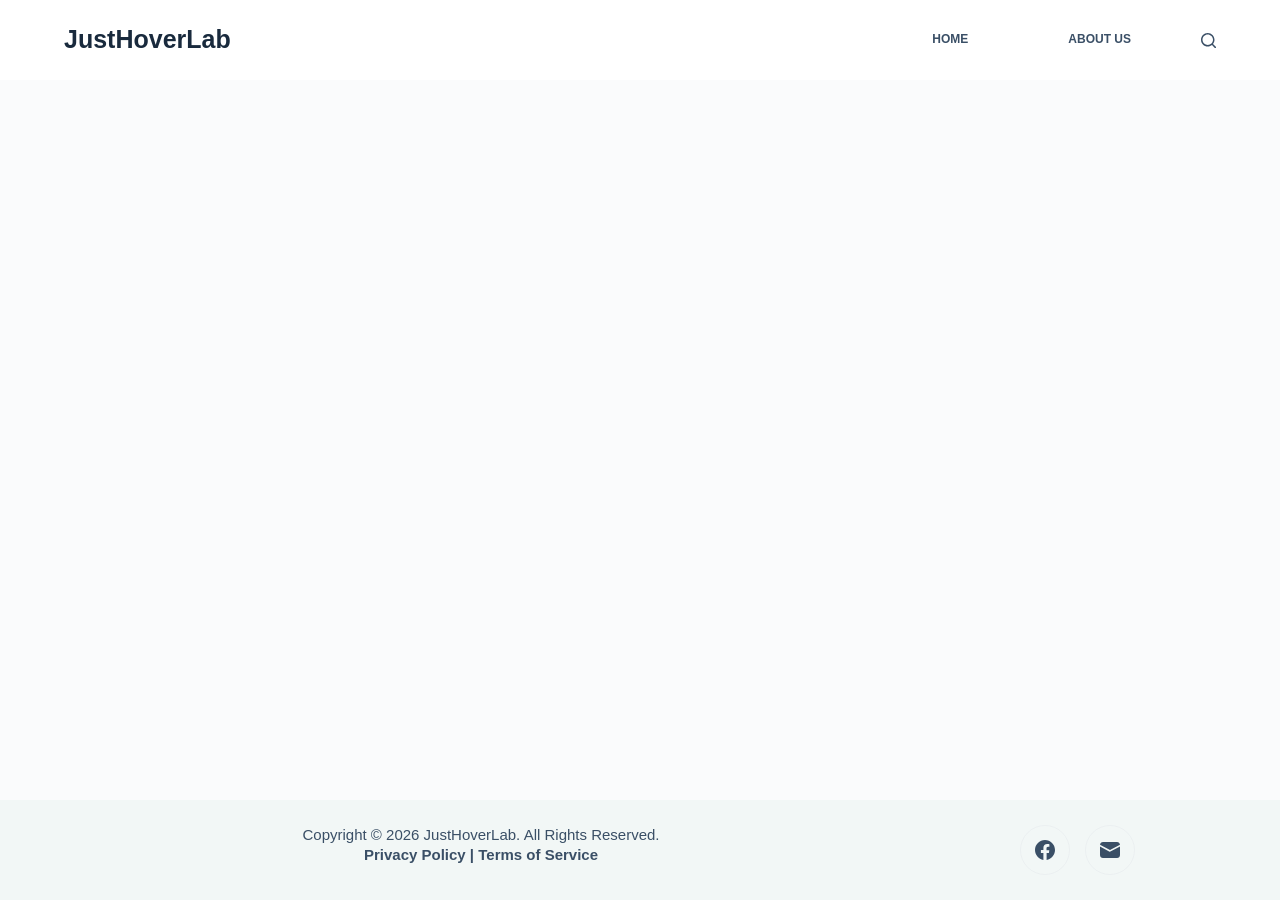
<file: privacy-policy-sprout-tu/index.html>
<!DOCTYPE html>
<html lang="zh-TW">
<head><meta charset="UTF-8">
	
	
	<meta name="viewport" content="width=device-width, initial-scale=1, maximum-scale=5, viewport-fit=cover">
	<link rel="profile" href="https://gmpg.org/xfn/11">

	<title>Privacy Policy-Sprout-Tu  – justhoverlab</title>
<meta name="robots" content="max-image-preview:large">
<link rel="alternate" type="application/rss+xml" title="訂閱《justhoverlab》» 資訊提供" href="https://JustHoverLab.github.io/feed/">
<link rel="alternate" type="application/rss+xml" title="訂閱《justhoverlab》» 留言的資訊提供" href="https://JustHoverLab.github.io/comments/feed/">
<link rel="alternate" title="oEmbed (JSON)" type="application/json+oembed" href="https://JustHoverLab.github.io/wp-json/oembed/1.0/embed?url=https%3A%2F%2FJustHoverLab.github.io%2Fprivacy-policy-sprout-tu%2F">
<link rel="alternate" title="oEmbed (XML)" type="text/xml+oembed" href="https://JustHoverLab.github.io/wp-json/oembed/1.0/embed?url=https%3A%2F%2FJustHoverLab.github.io%2Fprivacy-policy-sprout-tu%2F&amp;format=xml">
<style id="wp-img-auto-sizes-contain-inline-css">
img:is([sizes=auto i],[sizes^="auto," i]){contain-intrinsic-size:3000px 1500px}
/*# sourceURL=wp-img-auto-sizes-contain-inline-css */
</style>
<style id="wp-block-library-inline-css">
:root{--wp-block-synced-color:#7a00df;--wp-block-synced-color--rgb:122,0,223;--wp-bound-block-color:var(--wp-block-synced-color);--wp-editor-canvas-background:#ddd;--wp-admin-theme-color:#007cba;--wp-admin-theme-color--rgb:0,124,186;--wp-admin-theme-color-darker-10:#006ba1;--wp-admin-theme-color-darker-10--rgb:0,107,160.5;--wp-admin-theme-color-darker-20:#005a87;--wp-admin-theme-color-darker-20--rgb:0,90,135;--wp-admin-border-width-focus:2px}@media (min-resolution:192dpi){:root{--wp-admin-border-width-focus:1.5px}}.wp-element-button{cursor:pointer}:root .has-very-light-gray-background-color{background-color:#eee}:root .has-very-dark-gray-background-color{background-color:#313131}:root .has-very-light-gray-color{color:#eee}:root .has-very-dark-gray-color{color:#313131}:root .has-vivid-green-cyan-to-vivid-cyan-blue-gradient-background{background:linear-gradient(135deg,#00d084,#0693e3)}:root .has-purple-crush-gradient-background{background:linear-gradient(135deg,#34e2e4,#4721fb 50%,#ab1dfe)}:root .has-hazy-dawn-gradient-background{background:linear-gradient(135deg,#faaca8,#dad0ec)}:root .has-subdued-olive-gradient-background{background:linear-gradient(135deg,#fafae1,#67a671)}:root .has-atomic-cream-gradient-background{background:linear-gradient(135deg,#fdd79a,#004a59)}:root .has-nightshade-gradient-background{background:linear-gradient(135deg,#330968,#31cdcf)}:root .has-midnight-gradient-background{background:linear-gradient(135deg,#020381,#2874fc)}:root{--wp--preset--font-size--normal:16px;--wp--preset--font-size--huge:42px}.has-regular-font-size{font-size:1em}.has-larger-font-size{font-size:2.625em}.has-normal-font-size{font-size:var(--wp--preset--font-size--normal)}.has-huge-font-size{font-size:var(--wp--preset--font-size--huge)}.has-text-align-center{text-align:center}.has-text-align-left{text-align:left}.has-text-align-right{text-align:right}.has-fit-text{white-space:nowrap!important}#end-resizable-editor-section{display:none}.aligncenter{clear:both}.items-justified-left{justify-content:flex-start}.items-justified-center{justify-content:center}.items-justified-right{justify-content:flex-end}.items-justified-space-between{justify-content:space-between}.screen-reader-text{border:0;clip-path:inset(50%);height:1px;margin:-1px;overflow:hidden;padding:0;position:absolute;width:1px;word-wrap:normal!important}.screen-reader-text:focus{background-color:#ddd;clip-path:none;color:#444;display:block;font-size:1em;height:auto;left:5px;line-height:normal;padding:15px 23px 14px;text-decoration:none;top:5px;width:auto;z-index:100000}html :where(.has-border-color){border-style:solid}html :where([style*=border-top-color]){border-top-style:solid}html :where([style*=border-right-color]){border-right-style:solid}html :where([style*=border-bottom-color]){border-bottom-style:solid}html :where([style*=border-left-color]){border-left-style:solid}html :where([style*=border-width]){border-style:solid}html :where([style*=border-top-width]){border-top-style:solid}html :where([style*=border-right-width]){border-right-style:solid}html :where([style*=border-bottom-width]){border-bottom-style:solid}html :where([style*=border-left-width]){border-left-style:solid}html :where(img[class*=wp-image-]){height:auto;max-width:100%}:where(figure){margin:0 0 1em}html :where(.is-position-sticky){--wp-admin--admin-bar--position-offset:var(--wp-admin--admin-bar--height,0px)}@media screen and (max-width:600px){html :where(.is-position-sticky){--wp-admin--admin-bar--position-offset:0px}}

/*# sourceURL=wp-block-library-inline-css */
</style>
<style id="global-styles-inline-css">
:root{--wp--preset--aspect-ratio--square: 1;--wp--preset--aspect-ratio--4-3: 4/3;--wp--preset--aspect-ratio--3-4: 3/4;--wp--preset--aspect-ratio--3-2: 3/2;--wp--preset--aspect-ratio--2-3: 2/3;--wp--preset--aspect-ratio--16-9: 16/9;--wp--preset--aspect-ratio--9-16: 9/16;--wp--preset--color--black: #000000;--wp--preset--color--cyan-bluish-gray: #abb8c3;--wp--preset--color--white: #ffffff;--wp--preset--color--pale-pink: #f78da7;--wp--preset--color--vivid-red: #cf2e2e;--wp--preset--color--luminous-vivid-orange: #ff6900;--wp--preset--color--luminous-vivid-amber: #fcb900;--wp--preset--color--light-green-cyan: #7bdcb5;--wp--preset--color--vivid-green-cyan: #00d084;--wp--preset--color--pale-cyan-blue: #8ed1fc;--wp--preset--color--vivid-cyan-blue: #0693e3;--wp--preset--color--vivid-purple: #9b51e0;--wp--preset--color--palette-color-1: var(--theme-palette-color-1, #2872fa);--wp--preset--color--palette-color-2: var(--theme-palette-color-2, #1559ed);--wp--preset--color--palette-color-3: var(--theme-palette-color-3, #3A4F66);--wp--preset--color--palette-color-4: var(--theme-palette-color-4, #192a3d);--wp--preset--color--palette-color-5: var(--theme-palette-color-5, #F8FAFA);--wp--preset--color--palette-color-6: var(--theme-palette-color-6, #F2F7F6);--wp--preset--color--palette-color-7: var(--theme-palette-color-7, #FAFBFC);--wp--preset--color--palette-color-8: var(--theme-palette-color-8, #ffffff);--wp--preset--gradient--vivid-cyan-blue-to-vivid-purple: linear-gradient(135deg,rgb(6,147,227) 0%,rgb(155,81,224) 100%);--wp--preset--gradient--light-green-cyan-to-vivid-green-cyan: linear-gradient(135deg,rgb(122,220,180) 0%,rgb(0,208,130) 100%);--wp--preset--gradient--luminous-vivid-amber-to-luminous-vivid-orange: linear-gradient(135deg,rgb(252,185,0) 0%,rgb(255,105,0) 100%);--wp--preset--gradient--luminous-vivid-orange-to-vivid-red: linear-gradient(135deg,rgb(255,105,0) 0%,rgb(207,46,46) 100%);--wp--preset--gradient--very-light-gray-to-cyan-bluish-gray: linear-gradient(135deg,rgb(238,238,238) 0%,rgb(169,184,195) 100%);--wp--preset--gradient--cool-to-warm-spectrum: linear-gradient(135deg,rgb(74,234,220) 0%,rgb(151,120,209) 20%,rgb(207,42,186) 40%,rgb(238,44,130) 60%,rgb(251,105,98) 80%,rgb(254,248,76) 100%);--wp--preset--gradient--blush-light-purple: linear-gradient(135deg,rgb(255,206,236) 0%,rgb(152,150,240) 100%);--wp--preset--gradient--blush-bordeaux: linear-gradient(135deg,rgb(254,205,165) 0%,rgb(254,45,45) 50%,rgb(107,0,62) 100%);--wp--preset--gradient--luminous-dusk: linear-gradient(135deg,rgb(255,203,112) 0%,rgb(199,81,192) 50%,rgb(65,88,208) 100%);--wp--preset--gradient--pale-ocean: linear-gradient(135deg,rgb(255,245,203) 0%,rgb(182,227,212) 50%,rgb(51,167,181) 100%);--wp--preset--gradient--electric-grass: linear-gradient(135deg,rgb(202,248,128) 0%,rgb(113,206,126) 100%);--wp--preset--gradient--midnight: linear-gradient(135deg,rgb(2,3,129) 0%,rgb(40,116,252) 100%);--wp--preset--gradient--juicy-peach: linear-gradient(to right, #ffecd2 0%, #fcb69f 100%);--wp--preset--gradient--young-passion: linear-gradient(to right, #ff8177 0%, #ff867a 0%, #ff8c7f 21%, #f99185 52%, #cf556c 78%, #b12a5b 100%);--wp--preset--gradient--true-sunset: linear-gradient(to right, #fa709a 0%, #fee140 100%);--wp--preset--gradient--morpheus-den: linear-gradient(to top, #30cfd0 0%, #330867 100%);--wp--preset--gradient--plum-plate: linear-gradient(135deg, #667eea 0%, #764ba2 100%);--wp--preset--gradient--aqua-splash: linear-gradient(15deg, #13547a 0%, #80d0c7 100%);--wp--preset--gradient--love-kiss: linear-gradient(to top, #ff0844 0%, #ffb199 100%);--wp--preset--gradient--new-retrowave: linear-gradient(to top, #3b41c5 0%, #a981bb 49%, #ffc8a9 100%);--wp--preset--gradient--plum-bath: linear-gradient(to top, #cc208e 0%, #6713d2 100%);--wp--preset--gradient--high-flight: linear-gradient(to right, #0acffe 0%, #495aff 100%);--wp--preset--gradient--teen-party: linear-gradient(-225deg, #FF057C 0%, #8D0B93 50%, #321575 100%);--wp--preset--gradient--fabled-sunset: linear-gradient(-225deg, #231557 0%, #44107A 29%, #FF1361 67%, #FFF800 100%);--wp--preset--gradient--arielle-smile: radial-gradient(circle 248px at center, #16d9e3 0%, #30c7ec 47%, #46aef7 100%);--wp--preset--gradient--itmeo-branding: linear-gradient(180deg, #2af598 0%, #009efd 100%);--wp--preset--gradient--deep-blue: linear-gradient(to right, #6a11cb 0%, #2575fc 100%);--wp--preset--gradient--strong-bliss: linear-gradient(to right, #f78ca0 0%, #f9748f 19%, #fd868c 60%, #fe9a8b 100%);--wp--preset--gradient--sweet-period: linear-gradient(to top, #3f51b1 0%, #5a55ae 13%, #7b5fac 25%, #8f6aae 38%, #a86aa4 50%, #cc6b8e 62%, #f18271 75%, #f3a469 87%, #f7c978 100%);--wp--preset--gradient--purple-division: linear-gradient(to top, #7028e4 0%, #e5b2ca 100%);--wp--preset--gradient--cold-evening: linear-gradient(to top, #0c3483 0%, #a2b6df 100%, #6b8cce 100%, #a2b6df 100%);--wp--preset--gradient--mountain-rock: linear-gradient(to right, #868f96 0%, #596164 100%);--wp--preset--gradient--desert-hump: linear-gradient(to top, #c79081 0%, #dfa579 100%);--wp--preset--gradient--ethernal-constance: linear-gradient(to top, #09203f 0%, #537895 100%);--wp--preset--gradient--happy-memories: linear-gradient(-60deg, #ff5858 0%, #f09819 100%);--wp--preset--gradient--grown-early: linear-gradient(to top, #0ba360 0%, #3cba92 100%);--wp--preset--gradient--morning-salad: linear-gradient(-225deg, #B7F8DB 0%, #50A7C2 100%);--wp--preset--gradient--night-call: linear-gradient(-225deg, #AC32E4 0%, #7918F2 48%, #4801FF 100%);--wp--preset--gradient--mind-crawl: linear-gradient(-225deg, #473B7B 0%, #3584A7 51%, #30D2BE 100%);--wp--preset--gradient--angel-care: linear-gradient(-225deg, #FFE29F 0%, #FFA99F 48%, #FF719A 100%);--wp--preset--gradient--juicy-cake: linear-gradient(to top, #e14fad 0%, #f9d423 100%);--wp--preset--gradient--rich-metal: linear-gradient(to right, #d7d2cc 0%, #304352 100%);--wp--preset--gradient--mole-hall: linear-gradient(-20deg, #616161 0%, #9bc5c3 100%);--wp--preset--gradient--cloudy-knoxville: linear-gradient(120deg, #fdfbfb 0%, #ebedee 100%);--wp--preset--gradient--soft-grass: linear-gradient(to top, #c1dfc4 0%, #deecdd 100%);--wp--preset--gradient--saint-petersburg: linear-gradient(135deg, #f5f7fa 0%, #c3cfe2 100%);--wp--preset--gradient--everlasting-sky: linear-gradient(135deg, #fdfcfb 0%, #e2d1c3 100%);--wp--preset--gradient--kind-steel: linear-gradient(-20deg, #e9defa 0%, #fbfcdb 100%);--wp--preset--gradient--over-sun: linear-gradient(60deg, #abecd6 0%, #fbed96 100%);--wp--preset--gradient--premium-white: linear-gradient(to top, #d5d4d0 0%, #d5d4d0 1%, #eeeeec 31%, #efeeec 75%, #e9e9e7 100%);--wp--preset--gradient--clean-mirror: linear-gradient(45deg, #93a5cf 0%, #e4efe9 100%);--wp--preset--gradient--wild-apple: linear-gradient(to top, #d299c2 0%, #fef9d7 100%);--wp--preset--gradient--snow-again: linear-gradient(to top, #e6e9f0 0%, #eef1f5 100%);--wp--preset--gradient--confident-cloud: linear-gradient(to top, #dad4ec 0%, #dad4ec 1%, #f3e7e9 100%);--wp--preset--gradient--glass-water: linear-gradient(to top, #dfe9f3 0%, white 100%);--wp--preset--gradient--perfect-white: linear-gradient(-225deg, #E3FDF5 0%, #FFE6FA 100%);--wp--preset--font-size--small: 13px;--wp--preset--font-size--medium: 20px;--wp--preset--font-size--large: clamp(22px, 1.375rem + ((1vw - 3.2px) * 0.625), 30px);--wp--preset--font-size--x-large: clamp(30px, 1.875rem + ((1vw - 3.2px) * 1.563), 50px);--wp--preset--font-size--xx-large: clamp(45px, 2.813rem + ((1vw - 3.2px) * 2.734), 80px);--wp--preset--spacing--20: 0.44rem;--wp--preset--spacing--30: 0.67rem;--wp--preset--spacing--40: 1rem;--wp--preset--spacing--50: 1.5rem;--wp--preset--spacing--60: 2.25rem;--wp--preset--spacing--70: 3.38rem;--wp--preset--spacing--80: 5.06rem;--wp--preset--shadow--natural: 6px 6px 9px rgba(0, 0, 0, 0.2);--wp--preset--shadow--deep: 12px 12px 50px rgba(0, 0, 0, 0.4);--wp--preset--shadow--sharp: 6px 6px 0px rgba(0, 0, 0, 0.2);--wp--preset--shadow--outlined: 6px 6px 0px -3px rgb(255, 255, 255), 6px 6px rgb(0, 0, 0);--wp--preset--shadow--crisp: 6px 6px 0px rgb(0, 0, 0);}:root { --wp--style--global--content-size: var(--theme-block-max-width);--wp--style--global--wide-size: var(--theme-block-wide-max-width); }:where(body) { margin: 0; }.wp-site-blocks > .alignleft { float: left; margin-right: 2em; }.wp-site-blocks > .alignright { float: right; margin-left: 2em; }.wp-site-blocks > .aligncenter { justify-content: center; margin-left: auto; margin-right: auto; }:where(.wp-site-blocks) > * { margin-block-start: var(--theme-content-spacing); margin-block-end: 0; }:where(.wp-site-blocks) > :first-child { margin-block-start: 0; }:where(.wp-site-blocks) > :last-child { margin-block-end: 0; }:root { --wp--style--block-gap: var(--theme-content-spacing); }:root :where(.is-layout-flow) > :first-child{margin-block-start: 0;}:root :where(.is-layout-flow) > :last-child{margin-block-end: 0;}:root :where(.is-layout-flow) > *{margin-block-start: var(--theme-content-spacing);margin-block-end: 0;}:root :where(.is-layout-constrained) > :first-child{margin-block-start: 0;}:root :where(.is-layout-constrained) > :last-child{margin-block-end: 0;}:root :where(.is-layout-constrained) > *{margin-block-start: var(--theme-content-spacing);margin-block-end: 0;}:root :where(.is-layout-flex){gap: var(--theme-content-spacing);}:root :where(.is-layout-grid){gap: var(--theme-content-spacing);}.is-layout-flow > .alignleft{float: left;margin-inline-start: 0;margin-inline-end: 2em;}.is-layout-flow > .alignright{float: right;margin-inline-start: 2em;margin-inline-end: 0;}.is-layout-flow > .aligncenter{margin-left: auto !important;margin-right: auto !important;}.is-layout-constrained > .alignleft{float: left;margin-inline-start: 0;margin-inline-end: 2em;}.is-layout-constrained > .alignright{float: right;margin-inline-start: 2em;margin-inline-end: 0;}.is-layout-constrained > .aligncenter{margin-left: auto !important;margin-right: auto !important;}.is-layout-constrained > :where(:not(.alignleft):not(.alignright):not(.alignfull)){max-width: var(--wp--style--global--content-size);margin-left: auto !important;margin-right: auto !important;}.is-layout-constrained > .alignwide{max-width: var(--wp--style--global--wide-size);}body .is-layout-flex{display: flex;}.is-layout-flex{flex-wrap: wrap;align-items: center;}.is-layout-flex > :is(*, div){margin: 0;}body .is-layout-grid{display: grid;}.is-layout-grid > :is(*, div){margin: 0;}body{padding-top: 0px;padding-right: 0px;padding-bottom: 0px;padding-left: 0px;}:root :where(.wp-element-button, .wp-block-button__link){font-style: inherit;font-weight: inherit;letter-spacing: inherit;text-transform: inherit;}.has-black-color{color: var(--wp--preset--color--black) !important;}.has-cyan-bluish-gray-color{color: var(--wp--preset--color--cyan-bluish-gray) !important;}.has-white-color{color: var(--wp--preset--color--white) !important;}.has-pale-pink-color{color: var(--wp--preset--color--pale-pink) !important;}.has-vivid-red-color{color: var(--wp--preset--color--vivid-red) !important;}.has-luminous-vivid-orange-color{color: var(--wp--preset--color--luminous-vivid-orange) !important;}.has-luminous-vivid-amber-color{color: var(--wp--preset--color--luminous-vivid-amber) !important;}.has-light-green-cyan-color{color: var(--wp--preset--color--light-green-cyan) !important;}.has-vivid-green-cyan-color{color: var(--wp--preset--color--vivid-green-cyan) !important;}.has-pale-cyan-blue-color{color: var(--wp--preset--color--pale-cyan-blue) !important;}.has-vivid-cyan-blue-color{color: var(--wp--preset--color--vivid-cyan-blue) !important;}.has-vivid-purple-color{color: var(--wp--preset--color--vivid-purple) !important;}.has-palette-color-1-color{color: var(--wp--preset--color--palette-color-1) !important;}.has-palette-color-2-color{color: var(--wp--preset--color--palette-color-2) !important;}.has-palette-color-3-color{color: var(--wp--preset--color--palette-color-3) !important;}.has-palette-color-4-color{color: var(--wp--preset--color--palette-color-4) !important;}.has-palette-color-5-color{color: var(--wp--preset--color--palette-color-5) !important;}.has-palette-color-6-color{color: var(--wp--preset--color--palette-color-6) !important;}.has-palette-color-7-color{color: var(--wp--preset--color--palette-color-7) !important;}.has-palette-color-8-color{color: var(--wp--preset--color--palette-color-8) !important;}.has-black-background-color{background-color: var(--wp--preset--color--black) !important;}.has-cyan-bluish-gray-background-color{background-color: var(--wp--preset--color--cyan-bluish-gray) !important;}.has-white-background-color{background-color: var(--wp--preset--color--white) !important;}.has-pale-pink-background-color{background-color: var(--wp--preset--color--pale-pink) !important;}.has-vivid-red-background-color{background-color: var(--wp--preset--color--vivid-red) !important;}.has-luminous-vivid-orange-background-color{background-color: var(--wp--preset--color--luminous-vivid-orange) !important;}.has-luminous-vivid-amber-background-color{background-color: var(--wp--preset--color--luminous-vivid-amber) !important;}.has-light-green-cyan-background-color{background-color: var(--wp--preset--color--light-green-cyan) !important;}.has-vivid-green-cyan-background-color{background-color: var(--wp--preset--color--vivid-green-cyan) !important;}.has-pale-cyan-blue-background-color{background-color: var(--wp--preset--color--pale-cyan-blue) !important;}.has-vivid-cyan-blue-background-color{background-color: var(--wp--preset--color--vivid-cyan-blue) !important;}.has-vivid-purple-background-color{background-color: var(--wp--preset--color--vivid-purple) !important;}.has-palette-color-1-background-color{background-color: var(--wp--preset--color--palette-color-1) !important;}.has-palette-color-2-background-color{background-color: var(--wp--preset--color--palette-color-2) !important;}.has-palette-color-3-background-color{background-color: var(--wp--preset--color--palette-color-3) !important;}.has-palette-color-4-background-color{background-color: var(--wp--preset--color--palette-color-4) !important;}.has-palette-color-5-background-color{background-color: var(--wp--preset--color--palette-color-5) !important;}.has-palette-color-6-background-color{background-color: var(--wp--preset--color--palette-color-6) !important;}.has-palette-color-7-background-color{background-color: var(--wp--preset--color--palette-color-7) !important;}.has-palette-color-8-background-color{background-color: var(--wp--preset--color--palette-color-8) !important;}.has-black-border-color{border-color: var(--wp--preset--color--black) !important;}.has-cyan-bluish-gray-border-color{border-color: var(--wp--preset--color--cyan-bluish-gray) !important;}.has-white-border-color{border-color: var(--wp--preset--color--white) !important;}.has-pale-pink-border-color{border-color: var(--wp--preset--color--pale-pink) !important;}.has-vivid-red-border-color{border-color: var(--wp--preset--color--vivid-red) !important;}.has-luminous-vivid-orange-border-color{border-color: var(--wp--preset--color--luminous-vivid-orange) !important;}.has-luminous-vivid-amber-border-color{border-color: var(--wp--preset--color--luminous-vivid-amber) !important;}.has-light-green-cyan-border-color{border-color: var(--wp--preset--color--light-green-cyan) !important;}.has-vivid-green-cyan-border-color{border-color: var(--wp--preset--color--vivid-green-cyan) !important;}.has-pale-cyan-blue-border-color{border-color: var(--wp--preset--color--pale-cyan-blue) !important;}.has-vivid-cyan-blue-border-color{border-color: var(--wp--preset--color--vivid-cyan-blue) !important;}.has-vivid-purple-border-color{border-color: var(--wp--preset--color--vivid-purple) !important;}.has-palette-color-1-border-color{border-color: var(--wp--preset--color--palette-color-1) !important;}.has-palette-color-2-border-color{border-color: var(--wp--preset--color--palette-color-2) !important;}.has-palette-color-3-border-color{border-color: var(--wp--preset--color--palette-color-3) !important;}.has-palette-color-4-border-color{border-color: var(--wp--preset--color--palette-color-4) !important;}.has-palette-color-5-border-color{border-color: var(--wp--preset--color--palette-color-5) !important;}.has-palette-color-6-border-color{border-color: var(--wp--preset--color--palette-color-6) !important;}.has-palette-color-7-border-color{border-color: var(--wp--preset--color--palette-color-7) !important;}.has-palette-color-8-border-color{border-color: var(--wp--preset--color--palette-color-8) !important;}.has-vivid-cyan-blue-to-vivid-purple-gradient-background{background: var(--wp--preset--gradient--vivid-cyan-blue-to-vivid-purple) !important;}.has-light-green-cyan-to-vivid-green-cyan-gradient-background{background: var(--wp--preset--gradient--light-green-cyan-to-vivid-green-cyan) !important;}.has-luminous-vivid-amber-to-luminous-vivid-orange-gradient-background{background: var(--wp--preset--gradient--luminous-vivid-amber-to-luminous-vivid-orange) !important;}.has-luminous-vivid-orange-to-vivid-red-gradient-background{background: var(--wp--preset--gradient--luminous-vivid-orange-to-vivid-red) !important;}.has-very-light-gray-to-cyan-bluish-gray-gradient-background{background: var(--wp--preset--gradient--very-light-gray-to-cyan-bluish-gray) !important;}.has-cool-to-warm-spectrum-gradient-background{background: var(--wp--preset--gradient--cool-to-warm-spectrum) !important;}.has-blush-light-purple-gradient-background{background: var(--wp--preset--gradient--blush-light-purple) !important;}.has-blush-bordeaux-gradient-background{background: var(--wp--preset--gradient--blush-bordeaux) !important;}.has-luminous-dusk-gradient-background{background: var(--wp--preset--gradient--luminous-dusk) !important;}.has-pale-ocean-gradient-background{background: var(--wp--preset--gradient--pale-ocean) !important;}.has-electric-grass-gradient-background{background: var(--wp--preset--gradient--electric-grass) !important;}.has-midnight-gradient-background{background: var(--wp--preset--gradient--midnight) !important;}.has-juicy-peach-gradient-background{background: var(--wp--preset--gradient--juicy-peach) !important;}.has-young-passion-gradient-background{background: var(--wp--preset--gradient--young-passion) !important;}.has-true-sunset-gradient-background{background: var(--wp--preset--gradient--true-sunset) !important;}.has-morpheus-den-gradient-background{background: var(--wp--preset--gradient--morpheus-den) !important;}.has-plum-plate-gradient-background{background: var(--wp--preset--gradient--plum-plate) !important;}.has-aqua-splash-gradient-background{background: var(--wp--preset--gradient--aqua-splash) !important;}.has-love-kiss-gradient-background{background: var(--wp--preset--gradient--love-kiss) !important;}.has-new-retrowave-gradient-background{background: var(--wp--preset--gradient--new-retrowave) !important;}.has-plum-bath-gradient-background{background: var(--wp--preset--gradient--plum-bath) !important;}.has-high-flight-gradient-background{background: var(--wp--preset--gradient--high-flight) !important;}.has-teen-party-gradient-background{background: var(--wp--preset--gradient--teen-party) !important;}.has-fabled-sunset-gradient-background{background: var(--wp--preset--gradient--fabled-sunset) !important;}.has-arielle-smile-gradient-background{background: var(--wp--preset--gradient--arielle-smile) !important;}.has-itmeo-branding-gradient-background{background: var(--wp--preset--gradient--itmeo-branding) !important;}.has-deep-blue-gradient-background{background: var(--wp--preset--gradient--deep-blue) !important;}.has-strong-bliss-gradient-background{background: var(--wp--preset--gradient--strong-bliss) !important;}.has-sweet-period-gradient-background{background: var(--wp--preset--gradient--sweet-period) !important;}.has-purple-division-gradient-background{background: var(--wp--preset--gradient--purple-division) !important;}.has-cold-evening-gradient-background{background: var(--wp--preset--gradient--cold-evening) !important;}.has-mountain-rock-gradient-background{background: var(--wp--preset--gradient--mountain-rock) !important;}.has-desert-hump-gradient-background{background: var(--wp--preset--gradient--desert-hump) !important;}.has-ethernal-constance-gradient-background{background: var(--wp--preset--gradient--ethernal-constance) !important;}.has-happy-memories-gradient-background{background: var(--wp--preset--gradient--happy-memories) !important;}.has-grown-early-gradient-background{background: var(--wp--preset--gradient--grown-early) !important;}.has-morning-salad-gradient-background{background: var(--wp--preset--gradient--morning-salad) !important;}.has-night-call-gradient-background{background: var(--wp--preset--gradient--night-call) !important;}.has-mind-crawl-gradient-background{background: var(--wp--preset--gradient--mind-crawl) !important;}.has-angel-care-gradient-background{background: var(--wp--preset--gradient--angel-care) !important;}.has-juicy-cake-gradient-background{background: var(--wp--preset--gradient--juicy-cake) !important;}.has-rich-metal-gradient-background{background: var(--wp--preset--gradient--rich-metal) !important;}.has-mole-hall-gradient-background{background: var(--wp--preset--gradient--mole-hall) !important;}.has-cloudy-knoxville-gradient-background{background: var(--wp--preset--gradient--cloudy-knoxville) !important;}.has-soft-grass-gradient-background{background: var(--wp--preset--gradient--soft-grass) !important;}.has-saint-petersburg-gradient-background{background: var(--wp--preset--gradient--saint-petersburg) !important;}.has-everlasting-sky-gradient-background{background: var(--wp--preset--gradient--everlasting-sky) !important;}.has-kind-steel-gradient-background{background: var(--wp--preset--gradient--kind-steel) !important;}.has-over-sun-gradient-background{background: var(--wp--preset--gradient--over-sun) !important;}.has-premium-white-gradient-background{background: var(--wp--preset--gradient--premium-white) !important;}.has-clean-mirror-gradient-background{background: var(--wp--preset--gradient--clean-mirror) !important;}.has-wild-apple-gradient-background{background: var(--wp--preset--gradient--wild-apple) !important;}.has-snow-again-gradient-background{background: var(--wp--preset--gradient--snow-again) !important;}.has-confident-cloud-gradient-background{background: var(--wp--preset--gradient--confident-cloud) !important;}.has-glass-water-gradient-background{background: var(--wp--preset--gradient--glass-water) !important;}.has-perfect-white-gradient-background{background: var(--wp--preset--gradient--perfect-white) !important;}.has-small-font-size{font-size: var(--wp--preset--font-size--small) !important;}.has-medium-font-size{font-size: var(--wp--preset--font-size--medium) !important;}.has-large-font-size{font-size: var(--wp--preset--font-size--large) !important;}.has-x-large-font-size{font-size: var(--wp--preset--font-size--x-large) !important;}.has-xx-large-font-size{font-size: var(--wp--preset--font-size--xx-large) !important;}
/*# sourceURL=global-styles-inline-css */
</style>

<link rel="stylesheet" id="ct-main-styles-css" href="https://JustHoverLab.github.io/wp-content/themes/blocksy/static/bundle/main.min.css?ver=2.1.38" media="all">
<link rel="stylesheet" id="ct-page-title-styles-css" href="https://JustHoverLab.github.io/wp-content/themes/blocksy/static/bundle/page-title.min.css?ver=2.1.38" media="all">
<link rel="https://api.w.org/" href="https://JustHoverLab.github.io/wp-json/"><link rel="alternate" title="JSON" type="application/json" href="https://JustHoverLab.github.io/wp-json/wp/v2/pages/27"><link rel="EditURI" type="application/rsd+xml" title="RSD" href="https://JustHoverLab.github.io/xmlrpc.php?rsd">
<meta name="generator" content="WordPress 6.9.4">
<link rel="canonical" href="https://JustHoverLab.github.io/privacy-policy-sprout-tu/">
<link rel="shortlink" href="https://JustHoverLab.github.io/?p=27">
<noscript><link rel="stylesheet" href="https://JustHoverLab.github.io/wp-content/themes/blocksy/static/bundle/no-scripts.min.css" type="text/css"></noscript>
<style id="ct-main-styles-inline-css">[data-header*="type-1"] .ct-header [data-id="logo"] .site-title {--theme-font-weight:700;--theme-font-style:normal;--theme-font-size:25px;--theme-line-height:1.5;--theme-link-initial-color:var(--theme-palette-color-4);} [data-header*="type-1"] .ct-header [data-id="menu"] {--menu-items-spacing:100px;--menu-items-gap:0px;} [data-header*="type-1"] .ct-header [data-id="menu"] > ul > li > a {--theme-font-weight:700;--theme-font-style:normal;--theme-text-transform:uppercase;--theme-font-size:12px;--theme-line-height:1.3;--theme-link-initial-color:var(--theme-text-color);} [data-header*="type-1"] .ct-header [data-id="menu"] .sub-menu .ct-menu-link {--theme-link-initial-color:var(--theme-palette-color-8);--theme-font-weight:500;--theme-font-style:normal;--theme-font-size:12px;} [data-header*="type-1"] .ct-header [data-id="menu"] .sub-menu {--dropdown-items-spacing:13px;--dropdown-divider:1px dashed rgba(255, 255, 255, 0.1);--theme-box-shadow:0px 10px 20px rgba(41, 51, 61, 0.1);--theme-border-radius:0px 0px 2px 2px;} [data-header*="type-1"] .ct-header [data-row*="middle"] {--height:80px;background-color:var(--theme-palette-color-8);background-image:none;--theme-border-top:none;--theme-border-bottom:none;--theme-box-shadow:none;} [data-header*="type-1"] .ct-header [data-row*="middle"] > div {--theme-border-top:none;--theme-border-bottom:none;} [data-header*="type-1"] [data-id="mobile-menu"] {--theme-font-weight:700;--theme-font-style:normal;--theme-font-size:20px;--theme-link-initial-color:#ffffff;--mobile-menu-divider:none;} [data-header*="type-1"] #offcanvas {--theme-box-shadow:0px 0px 70px rgba(0, 0, 0, 0.35);--side-panel-width:500px;--panel-content-height:100%;} [data-header*="type-1"] #offcanvas .ct-panel-inner {background-color:rgba(18, 21, 25, 0.98);} [data-header*="type-1"] [data-id="search"] .ct-label {--theme-font-weight:600;--theme-font-style:normal;--theme-text-transform:uppercase;--theme-font-size:12px;} [data-header*="type-1"] #search-modal .ct-search-results {--theme-font-weight:500;--theme-font-style:normal;--theme-font-size:14px;--theme-line-height:1.4;} [data-header*="type-1"] #search-modal .ct-search-form {--theme-link-initial-color:#ffffff;--theme-form-text-initial-color:#ffffff;--theme-form-text-focus-color:#ffffff;--theme-form-field-border-initial-color:rgba(255, 255, 255, 0.2);--theme-button-text-initial-color:rgba(255, 255, 255, 0.7);--theme-button-text-hover-color:#ffffff;--theme-button-background-initial-color:var(--theme-palette-color-1);--theme-button-background-hover-color:var(--theme-palette-color-1);} [data-header*="type-1"] #search-modal {background-color:rgba(18, 21, 25, 0.98);} [data-header*="type-1"] [data-id="trigger"] {--theme-icon-size:18px;--toggle-button-radius:3px;} [data-header*="type-1"] [data-id="trigger"]:not([data-design="simple"]) {--toggle-button-padding:10px;} [data-header*="type-1"] [data-id="trigger"] .ct-label {--theme-font-weight:600;--theme-font-style:normal;--theme-text-transform:uppercase;--theme-font-size:12px;} [data-header*="type-1"] {--header-height:80px;} [data-header*="type-1"] .ct-header {background-image:none;} [data-footer*="type-1"] .ct-footer [data-row*="bottom"] > div {--container-spacing:25px;--columns-gap:40px;--theme-border:none;--theme-border-top:none;--theme-border-bottom:none;--grid-template-columns:3fr 1fr;} [data-footer*="type-1"] .ct-footer [data-row*="bottom"] .widget-title {--theme-font-size:16px;} [data-footer*="type-1"] .ct-footer [data-row*="bottom"] {--theme-border-top:none;--theme-border-bottom:none;background-color:transparent;} [data-footer*="type-1"] [data-id="copyright"] {--theme-font-weight:400;--theme-font-style:normal;--theme-font-size:15px;--theme-line-height:1.3;} [data-footer*="type-1"] [data-column="copyright"] {--horizontal-alignment:center;} [data-footer*="type-1"] [data-id="socials"].ct-footer-socials {--theme-icon-size:20px;--margin:0px !important;} [data-footer*="type-1"] [data-column="socials"] {--horizontal-alignment:center;--vertical-alignment:center;} [data-footer*="type-1"] [data-id="socials"].ct-footer-socials .ct-label {--theme-font-weight:600;--theme-font-style:normal;--theme-text-transform:uppercase;--theme-font-size:12px;--visibility:none;} [data-footer*="type-1"] [data-id="socials"].ct-footer-socials [data-color="custom"] {--background-color:rgba(218, 222, 228, 0.3);--background-hover-color:var(--theme-palette-color-1);} [data-footer*="type-1"][data-footer*="reveal"] .site-main {--footer-box-shadow:0px 30px 50px rgba(0, 0, 0, 0.1);} [data-footer*="type-1"] .ct-footer {background-color:var(--theme-palette-color-6);} [data-footer*="type-1"] footer.ct-container {--footer-container-bottom-offset:50px;--footer-container-padding:0px 35px;}:root {--theme-font-family:var(--theme-font-stack-default);--theme-font-weight:400;--theme-font-style:normal;--theme-text-transform:none;--theme-text-decoration:none;--theme-font-size:16px;--theme-line-height:1.65;--theme-letter-spacing:0em;--theme-button-font-weight:500;--theme-button-font-style:normal;--theme-button-font-size:15px;--has-classic-forms:var(--true);--has-modern-forms:var(--false);--theme-form-field-border-initial-color:var(--theme-border-color);--theme-form-field-border-focus-color:var(--theme-palette-color-1);--theme-form-selection-field-initial-color:var(--theme-border-color);--theme-form-selection-field-active-color:var(--theme-palette-color-1);--theme-palette-color-1:#2872fa;--theme-palette-color-2:#1559ed;--theme-palette-color-3:#3A4F66;--theme-palette-color-4:#192a3d;--theme-palette-color-5:#F8FAFA;--theme-palette-color-6:#F2F7F6;--theme-palette-color-7:#FAFBFC;--theme-palette-color-8:#ffffff;--theme-text-color:var(--theme-palette-color-3);--theme-link-initial-color:var(--theme-palette-color-1);--theme-link-hover-color:var(--theme-palette-color-2);--theme-selection-text-color:#ffffff;--theme-selection-background-color:var(--theme-palette-color-1);--theme-border-color:var(--theme-palette-color-5);--theme-headings-color:var(--theme-palette-color-4);--theme-content-spacing:1.5em;--theme-button-min-height:40px;--theme-button-shadow:none;--theme-button-transform:none;--theme-button-text-initial-color:#ffffff;--theme-button-text-hover-color:#ffffff;--theme-button-background-initial-color:var(--theme-palette-color-1);--theme-button-background-hover-color:var(--theme-palette-color-2);--theme-button-border:none;--theme-button-padding:5px 20px;--theme-normal-container-max-width:1290px;--theme-content-vertical-spacing:60px;--theme-container-edge-spacing:90vw;--theme-narrow-container-max-width:750px;--theme-wide-offset:130px;}h1 {--theme-font-weight:700;--theme-font-style:normal;--theme-font-size:40px;--theme-line-height:1.5;}h2 {--theme-font-weight:700;--theme-font-style:normal;--theme-font-size:35px;--theme-line-height:1.5;}h3 {--theme-font-weight:700;--theme-font-style:normal;--theme-font-size:30px;--theme-line-height:1.5;}h4 {--theme-font-weight:700;--theme-font-style:normal;--theme-font-size:25px;--theme-line-height:1.5;}h5 {--theme-font-weight:700;--theme-font-style:normal;--theme-font-size:20px;--theme-line-height:1.5;}h6 {--theme-font-weight:700;--theme-font-style:normal;--theme-font-size:16px;--theme-line-height:1.5;}.wp-block-pullquote {--theme-font-family:Georgia;--theme-font-weight:600;--theme-font-style:normal;--theme-font-size:25px;}pre, code, samp, kbd {--theme-font-family:monospace;--theme-font-weight:400;--theme-font-style:normal;--theme-font-size:16px;}figcaption {--theme-font-size:14px;}.ct-sidebar .widget-title {--theme-font-size:20px;}.ct-breadcrumbs {--theme-font-weight:600;--theme-font-style:normal;--theme-text-transform:uppercase;--theme-font-size:12px;}body {background-color:var(--theme-palette-color-7);background-image:none;} [data-prefix="single_blog_post"] .entry-header .page-title {--theme-font-size:30px;} [data-prefix="single_blog_post"] .entry-header .entry-meta {--theme-font-weight:600;--theme-font-style:normal;--theme-text-transform:uppercase;--theme-font-size:12px;--theme-line-height:1.3;} [data-prefix="categories"] .entry-header .page-title {--theme-font-size:30px;} [data-prefix="categories"] .entry-header .entry-meta {--theme-font-weight:600;--theme-font-style:normal;--theme-text-transform:uppercase;--theme-font-size:12px;--theme-line-height:1.3;} [data-prefix="search"] .entry-header .page-title {--theme-font-size:30px;} [data-prefix="search"] .entry-header .entry-meta {--theme-font-weight:600;--theme-font-style:normal;--theme-text-transform:uppercase;--theme-font-size:12px;--theme-line-height:1.3;} [data-prefix="author"] .entry-header .page-title {--theme-font-size:30px;} [data-prefix="author"] .entry-header .entry-meta {--theme-font-weight:600;--theme-font-style:normal;--theme-text-transform:uppercase;--theme-font-size:12px;--theme-line-height:1.3;} [data-prefix="author"] .hero-section[data-type="type-2"] {background-color:var(--theme-palette-color-6);background-image:none;--container-padding:50px 0px;} [data-prefix="single_page"] .entry-header .page-title {--theme-font-size:30px;} [data-prefix="single_page"] .entry-header .entry-meta {--theme-font-weight:600;--theme-font-style:normal;--theme-text-transform:uppercase;--theme-font-size:12px;--theme-line-height:1.3;} [data-prefix="blog"] .entries {--grid-template-columns:repeat(3, minmax(0, 1fr));} [data-prefix="blog"] .entry-card .entry-title {--theme-font-size:20px;--theme-line-height:1.3;} [data-prefix="blog"] .entry-card .entry-meta {--theme-font-weight:600;--theme-font-style:normal;--theme-text-transform:uppercase;--theme-font-size:12px;} [data-prefix="blog"] .entry-card {background-color:var(--theme-palette-color-8);--theme-box-shadow:0px 12px 18px -6px rgba(34, 56, 101, 0.04);} [data-prefix="blog"] [data-archive="default"] .card-content .entry-meta[data-id="meta_1"] {--card-element-spacing:15px;} [data-prefix="blog"] [data-archive="default"] .card-content .ct-media-container {--card-element-spacing:30px;} [data-prefix="blog"] [data-archive="default"] .card-content .entry-meta[data-id="meta_2"] {--card-element-spacing:15px;} [data-prefix="categories"] .entries {--grid-template-columns:repeat(3, minmax(0, 1fr));} [data-prefix="categories"] .entry-card .entry-title {--theme-font-size:20px;--theme-line-height:1.3;} [data-prefix="categories"] .entry-card .entry-meta {--theme-font-weight:600;--theme-font-style:normal;--theme-text-transform:uppercase;--theme-font-size:12px;} [data-prefix="categories"] .entry-card {background-color:var(--theme-palette-color-8);--theme-box-shadow:0px 12px 18px -6px rgba(34, 56, 101, 0.04);} [data-prefix="categories"] [data-archive="default"] .card-content .entry-meta[data-id="meta_1"] {--card-element-spacing:15px;} [data-prefix="categories"] [data-archive="default"] .card-content .ct-media-container {--card-element-spacing:30px;} [data-prefix="categories"] [data-archive="default"] .card-content .entry-meta[data-id="meta_2"] {--card-element-spacing:15px;} [data-prefix="author"] .entries {--grid-template-columns:repeat(3, minmax(0, 1fr));} [data-prefix="author"] .entry-card .entry-title {--theme-font-size:20px;--theme-line-height:1.3;} [data-prefix="author"] .entry-card .entry-meta {--theme-font-weight:600;--theme-font-style:normal;--theme-text-transform:uppercase;--theme-font-size:12px;} [data-prefix="author"] .entry-card {background-color:var(--theme-palette-color-8);--theme-box-shadow:0px 12px 18px -6px rgba(34, 56, 101, 0.04);} [data-prefix="author"] [data-archive="default"] .card-content .entry-meta[data-id="meta_1"] {--card-element-spacing:15px;} [data-prefix="author"] [data-archive="default"] .card-content .ct-media-container {--card-element-spacing:30px;} [data-prefix="author"] [data-archive="default"] .card-content .entry-meta[data-id="meta_2"] {--card-element-spacing:15px;} [data-prefix="search"] .entries {--grid-template-columns:repeat(3, minmax(0, 1fr));} [data-prefix="search"] .entry-card .entry-title {--theme-font-size:20px;--theme-line-height:1.3;} [data-prefix="search"] .entry-card .entry-meta {--theme-font-weight:600;--theme-font-style:normal;--theme-text-transform:uppercase;--theme-font-size:12px;} [data-prefix="search"] .entry-card {background-color:var(--theme-palette-color-8);--theme-box-shadow:0px 12px 18px -6px rgba(34, 56, 101, 0.04);} [data-prefix="search"] [data-archive="default"] .card-content .entry-meta[data-id="meta_1"] {--card-element-spacing:15px;} [data-prefix="search"] [data-archive="default"] .card-content .ct-media-container {--card-element-spacing:30px;} [data-prefix="search"] [data-archive="default"] .card-content .entry-meta[data-id="meta_2"] {--card-element-spacing:15px;}form textarea {--theme-form-field-height:170px;}.ct-sidebar {--theme-link-initial-color:var(--theme-text-color);}aside[data-type="type-3"] {--theme-border:1px solid rgba(224, 229, 235, 0.8);} [data-prefix="single_blog_post"] [class*="ct-container"] > article[class*="post"] {--has-boxed:var(--false);--has-wide:var(--true);} [data-prefix="single_page"] [class*="ct-container"] > article[class*="post"] {--has-boxed:var(--false);--has-wide:var(--true);}@media (max-width: 999.98px) {[data-header*="type-1"] #offcanvas {--side-panel-width:65vw;} [data-footer*="type-1"] .ct-footer [data-row*="bottom"] > div {--grid-template-columns:initial;} [data-footer*="type-1"] footer.ct-container {--footer-container-padding:0vw 4vw;} [data-prefix="blog"] .entries {--grid-template-columns:repeat(2, minmax(0, 1fr));} [data-prefix="categories"] .entries {--grid-template-columns:repeat(2, minmax(0, 1fr));} [data-prefix="author"] .entries {--grid-template-columns:repeat(2, minmax(0, 1fr));} [data-prefix="search"] .entries {--grid-template-columns:repeat(2, minmax(0, 1fr));}}@media (max-width: 689.98px) {[data-header*="type-1"] #offcanvas {--side-panel-width:90vw;} [data-footer*="type-1"] .ct-footer [data-row*="bottom"] > div {--container-spacing:15px;--grid-template-columns:initial;} [data-footer*="type-1"] footer.ct-container {--footer-container-padding:0vw 5vw;} [data-prefix="blog"] .entries {--grid-template-columns:repeat(1, minmax(0, 1fr));} [data-prefix="blog"] .entry-card .entry-title {--theme-font-size:18px;} [data-prefix="categories"] .entries {--grid-template-columns:repeat(1, minmax(0, 1fr));} [data-prefix="categories"] .entry-card .entry-title {--theme-font-size:18px;} [data-prefix="author"] .entries {--grid-template-columns:repeat(1, minmax(0, 1fr));} [data-prefix="author"] .entry-card .entry-title {--theme-font-size:18px;} [data-prefix="search"] .entries {--grid-template-columns:repeat(1, minmax(0, 1fr));} [data-prefix="search"] .entry-card .entry-title {--theme-font-size:18px;}:root {--theme-content-vertical-spacing:50px;--theme-container-edge-spacing:88vw;}}</style>
	</head>


<body class="wp-singular page-template-default page page-id-27 wp-embed-responsive wp-theme-blocksy" data-link="type-2" data-prefix="single_page" data-header="type-1" data-footer="type-1" itemscope="itemscope" itemtype="https://schema.org/WebPage">

<a class="skip-link screen-reader-text" href="#main">跳至主要內容</a><div class="ct-drawer-canvas" data-location="start">
		<div id="search-modal" class="ct-panel" data-behaviour="modal" role="dialog" aria-label="搜尋對話框" inert>
			<div class="ct-panel-actions">
				<button class="ct-toggle-close" data-type="type-1" aria-label="關閉搜尋互動視窗">
					<svg class="ct-icon" width="12" height="12" viewbox="0 0 15 15"><path d="M1 15a1 1 0 01-.71-.29 1 1 0 010-1.41l5.8-5.8-5.8-5.8A1 1 0 011.7.29l5.8 5.8 5.8-5.8a1 1 0 011.41 1.41l-5.8 5.8 5.8 5.8a1 1 0 01-1.41 1.41l-5.8-5.8-5.8 5.8A1 1 0 011 15z"></path></svg>				</button>
			</div>

			<div class="ct-panel-content">
				

<form role="search" method="get" class="ct-search-form" action="https://JustHoverLab.github.io/" aria-haspopup="listbox" data-live-results="thumbs">

	<input type="search" class="modal-field" placeholder="搜尋" value="" name="s" autocomplete="off" title="搜尋..." aria-label="搜尋...">

	<div class="ct-search-form-controls">
		
		<button type="submit" class="wp-element-button" data-button="icon" aria-label="搜尋按鈕">
			<svg class="ct-icon ct-search-button-content" aria-hidden="true" width="15" height="15" viewbox="0 0 15 15"><path d="M14.8,13.7L12,11c0.9-1.2,1.5-2.6,1.5-4.2c0-3.7-3-6.8-6.8-6.8S0,3,0,6.8s3,6.8,6.8,6.8c1.6,0,3.1-0.6,4.2-1.5l2.8,2.8c0.1,0.1,0.3,0.2,0.5,0.2s0.4-0.1,0.5-0.2C15.1,14.5,15.1,14,14.8,13.7z M1.5,6.8c0-2.9,2.4-5.2,5.2-5.2S12,3.9,12,6.8S9.6,12,6.8,12S1.5,9.6,1.5,6.8z"></path></svg>
			<span class="ct-ajax-loader">
				<svg viewbox="0 0 24 24">
					<circle cx="12" cy="12" r="10" opacity="0.2" fill="none" stroke="currentColor" stroke-miterlimit="10" stroke-width="2"></circle>

					<path d="m12,2c5.52,0,10,4.48,10,10" fill="none" stroke="currentColor" stroke-linecap="round" stroke-miterlimit="10" stroke-width="2">
						<animatetransform attributename="transform" attributetype="XML" type="rotate" dur="0.6s" from="0 12 12" to="360 12 12" repeatcount="indefinite"></animatetransform>
					</path>
				</svg>
			</span>
		</button>

		
					<input type="hidden" name="ct_post_type" value="post:page">
		
		

			</div>

			<div class="screen-reader-text" aria-live="polite" role="status">
			找不到符合條件的結果		</div>
	
</form>


			</div>
		</div>

		<div id="offcanvas" class="ct-panel ct-header" data-behaviour="right-side" role="dialog" aria-label="滑入對話框" inert=""><div class="ct-panel-inner">
				<div class="ct-panel-actions">
					
					
				<button class="ct-toggle-close" data-type="type-1" aria-label="關閉側選單">
					<svg class="ct-icon" width="12" height="12" viewbox="0 0 15 15"><path d="M1 15a1 1 0 01-.71-.29 1 1 0 010-1.41l5.8-5.8-5.8-5.8A1 1 0 011.7.29l5.8 5.8 5.8-5.8a1 1 0 011.41 1.41l-5.8 5.8 5.8 5.8a1 1 0 01-1.41 1.41l-5.8-5.8-5.8 5.8A1 1 0 011 15z"></path></svg>
				</button>
			
				</div>
			<div class="ct-panel-content" data-device="desktop"><div class="ct-panel-content-inner"></div></div><div class="ct-panel-content" data-device="mobile"><div class="ct-panel-content-inner">
<nav class="mobile-menu menu-container has-submenu" data-id="mobile-menu" data-interaction="click" data-toggle-type="type-1" data-submenu-dots="yes">

	<ul><li class="page_item page-item-9"><a href="https://JustHoverLab.github.io/about/" class="ct-menu-link">About Us</a></li><li class="page_item page-item-6"><a href="https://JustHoverLab.github.io/" class="ct-menu-link">Home</a></li><li class="page_item page-item-27 current_page_item current-menu-item"><span class="ct-sub-menu-parent"><a href="https://JustHoverLab.github.io/privacy-policy-sprout-tu/" aria-current="page" class="ct-menu-link">Privacy Policy-Sprout-Tu </a></span></li><li class="page_item page-item-29"><a href="https://JustHoverLab.github.io/terms-of-service-sprout-tu/" class="ct-menu-link">Terms of Service-Sprout-Tu</a></li><li class="page_item page-item-2"><a href="https://JustHoverLab.github.io/sample-page/" class="ct-menu-link">範例頁面</a></li></ul></nav>

</div></div></div></div></div>
<div id="main-container">
	<header id="header" class="ct-header" data-id="type-1" itemscope="" itemtype="https://schema.org/WPHeader"><div data-device="desktop"><div data-row="middle" data-column-set="2"><div class="ct-container"><div data-column="start" data-placements="1"><div data-items="primary">
<div class="site-branding" data-id="logo" itemscope="itemscope" itemtype="https://schema.org/Organization">

	
			<div class="site-title-container">
			<span class="site-title " itemprop="name"><a href="https://JustHoverLab.github.io/" rel="home" itemprop="url">JustHoverLab</a></span>					</div>
	  </div>

</div></div><div data-column="end" data-placements="1"><div data-items="primary">
<nav id="header-menu-1" class="header-menu-1 menu-container" data-id="menu" data-interaction="hover" data-menu="type-2:default" data-dropdown="type-1:simple" data-responsive="no" itemscope="" itemtype="https://schema.org/SiteNavigationElement" aria-label="MainMenu">

	<ul id="menu-mainmenu" class="menu"><li id="menu-item-15" class="menu-item menu-item-type-post_type menu-item-object-page menu-item-home menu-item-15"><a href="https://JustHoverLab.github.io/" class="ct-menu-link">Home</a></li>
<li id="menu-item-14" class="menu-item menu-item-type-post_type menu-item-object-page menu-item-14"><a href="https://JustHoverLab.github.io/about/" class="ct-menu-link">About Us</a></li>
</ul></nav>


<button class="ct-header-search ct-toggle " data-toggle-panel="#search-modal" aria-controls="search-modal" aria-label="搜尋" data-label="left" data-id="search">

	<span class="ct-label ct-hidden-sm ct-hidden-md ct-hidden-lg" aria-hidden="true">搜尋</span>

	<svg class="ct-icon" aria-hidden="true" width="15" height="15" viewbox="0 0 15 15"><path d="M14.8,13.7L12,11c0.9-1.2,1.5-2.6,1.5-4.2c0-3.7-3-6.8-6.8-6.8S0,3,0,6.8s3,6.8,6.8,6.8c1.6,0,3.1-0.6,4.2-1.5l2.8,2.8c0.1,0.1,0.3,0.2,0.5,0.2s0.4-0.1,0.5-0.2C15.1,14.5,15.1,14,14.8,13.7z M1.5,6.8c0-2.9,2.4-5.2,5.2-5.2S12,3.9,12,6.8S9.6,12,6.8,12S1.5,9.6,1.5,6.8z"></path></svg></button>
</div></div></div></div></div><div data-device="mobile"><div data-row="middle" data-column-set="2"><div class="ct-container"><div data-column="start" data-placements="1"><div data-items="primary">
<div class="site-branding" data-id="logo">

	
			<div class="site-title-container">
			<span class="site-title "><a href="https://JustHoverLab.github.io/" rel="home">JustHoverLab</a></span>					</div>
	  </div>

</div></div><div data-column="end" data-placements="1"><div data-items="primary">
<button class="ct-header-trigger ct-toggle " data-toggle-panel="#offcanvas" aria-controls="offcanvas" data-design="simple" data-label="right" aria-label="選單" data-id="trigger">

	<span class="ct-label ct-hidden-sm ct-hidden-md ct-hidden-lg" aria-hidden="true">選單</span>

	<svg class="ct-icon" width="18" height="14" viewbox="0 0 18 14" data-type="type-1" aria-hidden="true">
		<rect y="0.00" width="18" height="1.7" rx="1"></rect>
		<rect y="6.15" width="18" height="1.7" rx="1"></rect>
		<rect y="12.3" width="18" height="1.7" rx="1"></rect>
	</svg></button>
</div></div></div></div></div></header>
	<main id="main" class="site-main hfeed">

		
	<div class="ct-container-full" data-content="normal" data-vertical-spacing="top:bottom">

		
		
	<article id="post-27" class="post-27 page type-page status-publish hentry">

		
		
		
		<div class="entry-content is-layout-constrained">
					</div>

		
		
		
		
	</article>

	
		
			</div>

	</main>

	<footer id="footer" class="ct-footer" data-id="type-1" itemscope="" itemtype="https://schema.org/WPFooter"><div data-row="bottom"><div class="ct-container" data-columns-divider="md:sm"><div data-column="copyright">
<div class="ct-footer-copyright" data-id="copyright">

	<p>Copyright © 2026 JustHoverLab. All Rights Reserved.<br data-sfc-root="c" data-sfc-pl="|[]" data-sfc-cb="" data-complete="true"><strong class="Yjhzub" data-sfc-root="c" data-sfc-cb="" data-complete="true" aria-owns="action-menu-parent-container">Privacy Policy | Terms of Service</strong></p></div>
</div><div data-column="socials">
<div class="ct-footer-socials" data-id="socials">

	
		<div class="ct-social-box" data-color="custom" data-icon-size="custom" data-icons-type="rounded:outline">
			
			
							
				<a href="https://www.facebook.com/profile.php?id=61575359858171" data-network="facebook" aria-label="Facebook" target="_blank" rel="noopener noreferrer">
					<span class="ct-icon-container">
					<svg width="20px" height="20px" viewbox="0 0 20 20" aria-hidden="true">
						<path d="M20,10.1c0-5.5-4.5-10-10-10S0,4.5,0,10.1c0,5,3.7,9.1,8.4,9.9v-7H5.9v-2.9h2.5V7.9C8.4,5.4,9.9,4,12.2,4c1.1,0,2.2,0.2,2.2,0.2v2.5h-1.3c-1.2,0-1.6,0.8-1.6,1.6v1.9h2.8L13.9,13h-2.3v7C16.3,19.2,20,15.1,20,10.1z"></path>
					</svg>
				</span>				</a>
							
				<a href="mailto:justhoverlab@gmail.com" data-network="email" aria-label="電子郵件" target="_blank" rel="noopener noreferrer">
					<span class="ct-icon-container">
					<svg width="20" height="20" viewbox="0 0 20 20" aria-hidden="true">
						<path d="M10,10.1L0,4.7C0.1,3.2,1.4,2,3,2h14c1.6,0,2.9,1.2,3,2.8L10,10.1z M10,11.8c-0.1,0-0.2,0-0.4-0.1L0,6.4V15c0,1.7,1.3,3,3,3h4.9h4.3H17c1.7,0,3-1.3,3-3V6.4l-9.6,5.2C10.2,11.7,10.1,11.7,10,11.8z"></path>
					</svg>
				</span>				</a>
			
			
					</div>

	</div>

</div></div></div></footer></div>

<script type="speculationrules">
{"prefetch":[{"source":"document","where":{"and":[{"href_matches":"/justHoverLab/*"},{"not":{"href_matches":["/justHoverLab/wp-*.php","/justHoverLab/wp-admin/*","/justHoverLab/wp-content/uploads/*","/justHoverLab/wp-content/*","/justHoverLab/wp-content/plugins/*","/justHoverLab/wp-content/themes/blocksy/*","/justHoverLab/*\\?(.+)"]}},{"not":{"selector_matches":"a[rel~=\"nofollow\"]"}},{"not":{"selector_matches":".no-prefetch, .no-prefetch a"}}]},"eagerness":"conservative"}]}
</script>
<script id="ct-scripts-js-extra">
var ct_localizations = {"ajax_url":"https://JustHoverLab.github.io/wp-admin/admin-ajax.php","public_url":"https://JustHoverLab.github.io/wp-content/themes/blocksy/static/bundle/","rest_url":"https://JustHoverLab.github.io/wp-json/","search_url":"https://JustHoverLab.github.io/search/QUERY_STRING/","show_more_text":"\u986f\u793a\u66f4\u591a","more_text":"\u66f4\u591a","search_live_results":"\u641c\u5c0b\u7d50\u679c","search_live_no_results":"\u627e\u4e0d\u5230\u7b26\u5408\u689d\u4ef6\u7684\u7d50\u679c","search_live_no_result":"\u627e\u4e0d\u5230\u7b26\u5408\u689d\u4ef6\u7684\u7d50\u679c","search_live_one_result":"\u60a8\u5df1\u627e\u5230 %s \u500b\u7b26\u5408\u7684. \u8acb\u6309 Tab \u9375\u4f86\u9078\u64c7\u5b83.","search_live_many_results":"\u60a8\u5df1\u627e\u5230 %s \u500b\u7b26\u5408\u7684. \u8acb\u6309 Tab \u9375\u4f86\u9078\u64c7\u5b83.","search_live_stock_status_texts":{"instock":"\u5c1a\u6709\u5eab\u5b58","outofstock":"\u6c92\u6709\u5eab\u5b58"},"clipboard_copied":"\u5df2\u5b8c\u6210\u8907\u88fd\uff01","clipboard_failed":"\u8907\u88fd\u5931\u6557","expand_submenu":"\u5c55\u958b\u4e0b\u62c9\u9078\u55ae","collapse_submenu":"\u6536\u5408\u4e0b\u62c9\u9078\u55ae","dynamic_js_chunks":[],"dynamic_styles":{"lazy_load":"https://JustHoverLab.github.io/wp-content/themes/blocksy/static/bundle/non-critical-styles.min.css?ver=2.1.38","search_lazy":"https://JustHoverLab.github.io/wp-content/themes/blocksy/static/bundle/non-critical-search-styles.min.css?ver=2.1.38","back_to_top":"https://JustHoverLab.github.io/wp-content/themes/blocksy/static/bundle/back-to-top.min.css?ver=2.1.38"},"dynamic_styles_selectors":[{"selector":".ct-header-cart, #woo-cart-panel","url":"https://JustHoverLab.github.io/wp-content/themes/blocksy/static/bundle/cart-header-element-lazy.min.css?ver=2.1.38"},{"selector":".flexy","url":"https://JustHoverLab.github.io/wp-content/themes/blocksy/static/bundle/flexy.min.css?ver=2.1.38"},{"selector":".ct-pagination","url":"https://JustHoverLab.github.io/wp-content/themes/blocksy/static/bundle/pagination.min.css?ver=2.1.38"}]};
//# sourceURL=ct-scripts-js-extra
</script>
<script src="https://JustHoverLab.github.io/wp-content/themes/blocksy/static/bundle/main.js?ver=2.1.38" id="ct-scripts-js"></script>

</body>
</html>
</file>
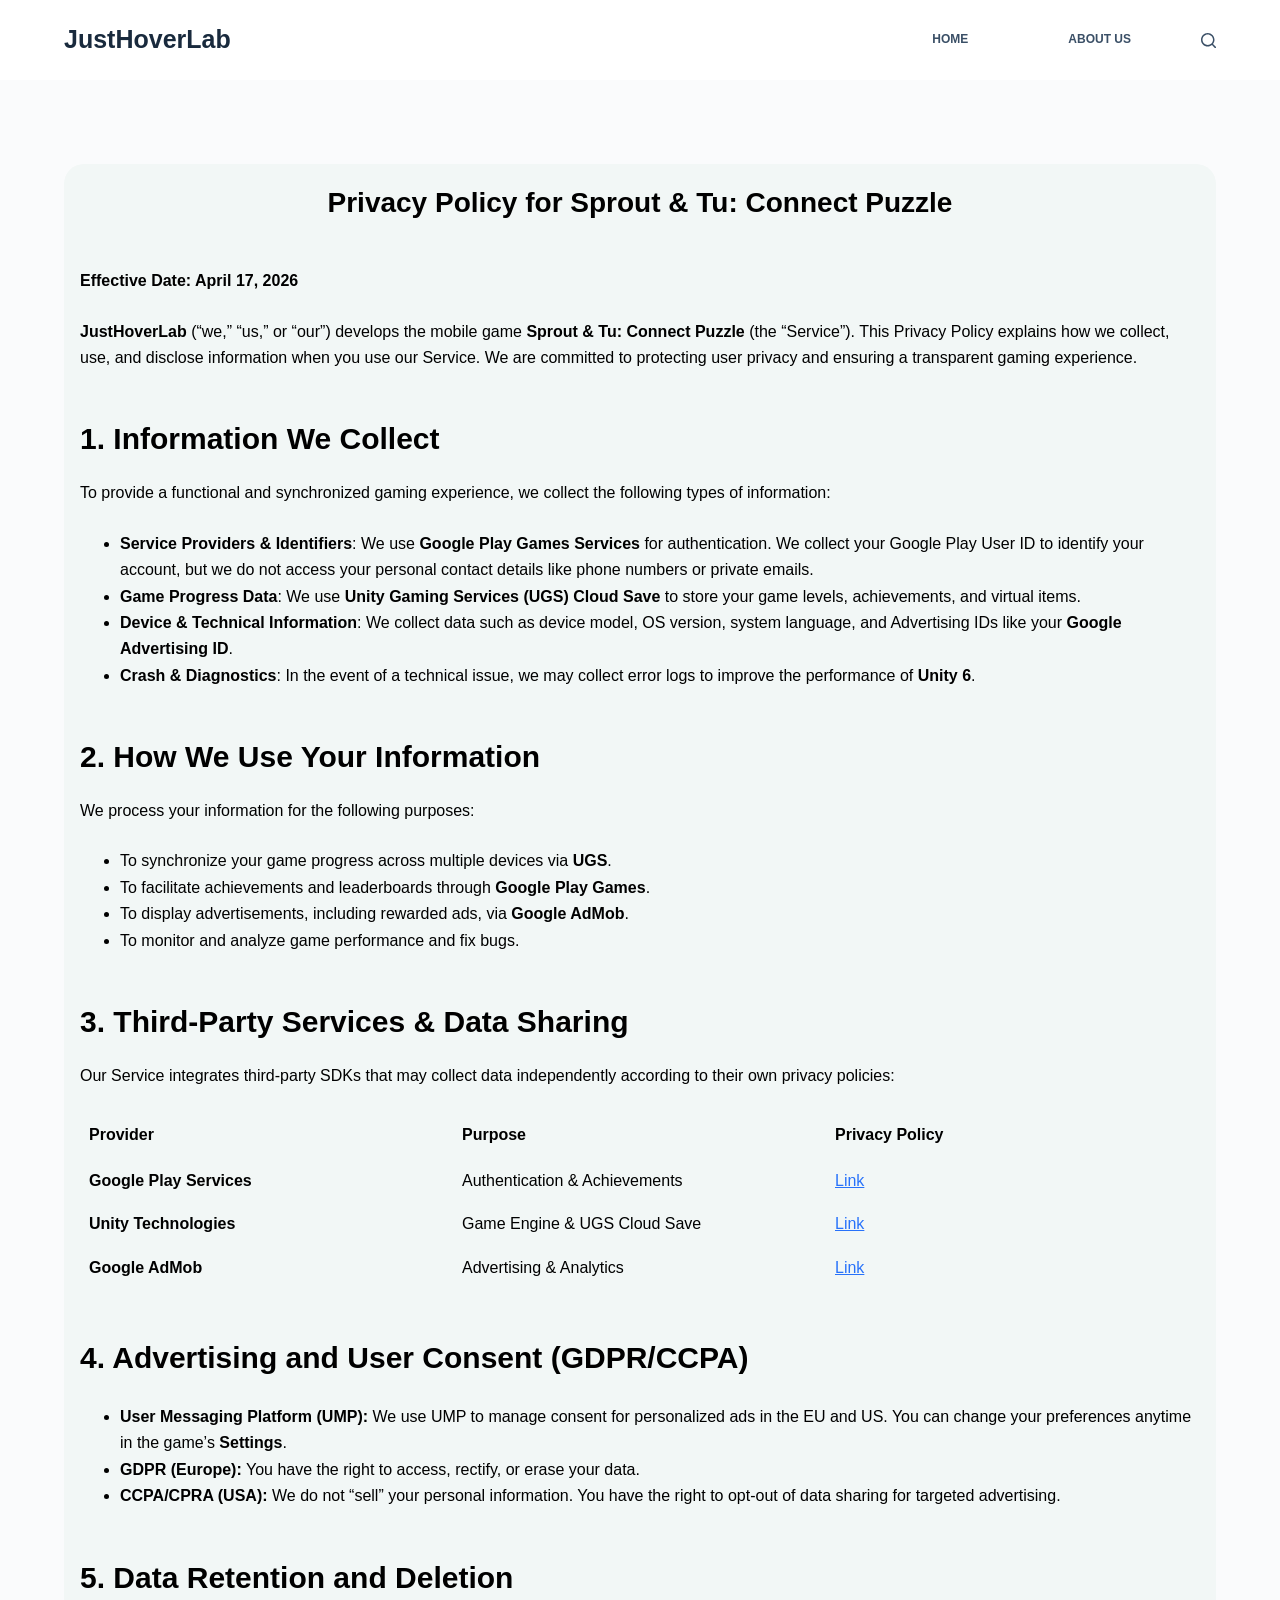
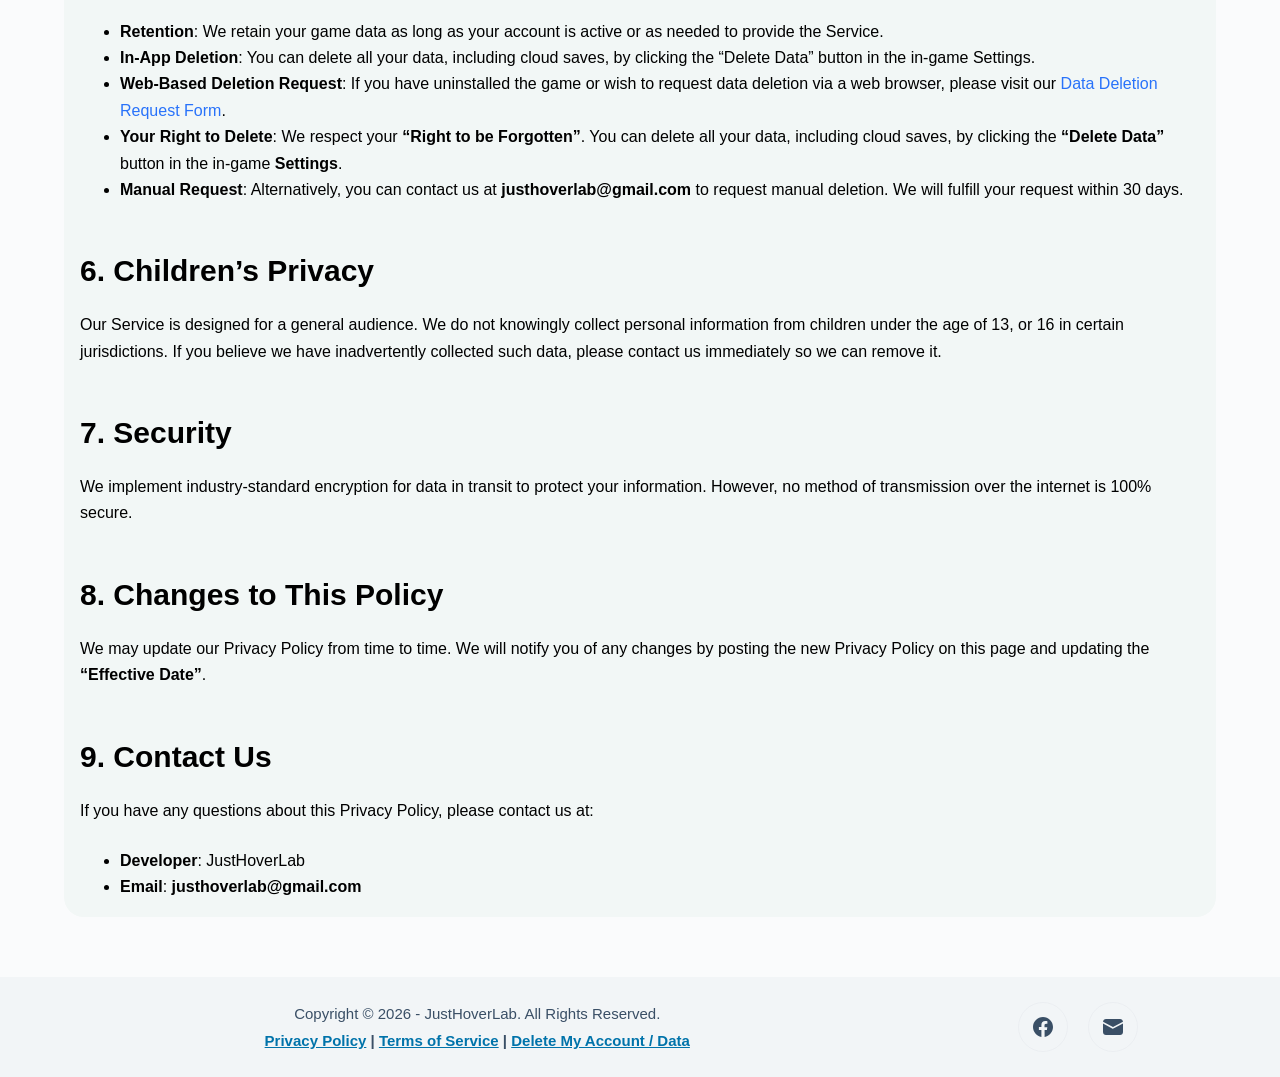
<file: privacy-st/index.html>
<!DOCTYPE html>
<html lang="zh-TW">
<head><meta charset="UTF-8">
	
	
	<meta name="viewport" content="width=device-width, initial-scale=1, maximum-scale=5, viewport-fit=cover">
	<link rel="profile" href="https://gmpg.org/xfn/11">

	<title>Privacy ST – justhoverlab</title>
<meta name="robots" content="max-image-preview:large">
<link rel="alternate" type="application/rss+xml" title="訂閱《justhoverlab》» 資訊提供" href="https://justhoverlab.github.io/feed/">
<link rel="alternate" type="application/rss+xml" title="訂閱《justhoverlab》» 留言的資訊提供" href="https://justhoverlab.github.io/comments/feed/">
<link rel="alternate" title="oEmbed (JSON)" type="application/json+oembed" href="https://justhoverlab.github.io/wp-json/oembed/1.0/embed?url=https%3A%2F%2Fjusthoverlab.github.io%2Fprivacy-st%2F">
<link rel="alternate" title="oEmbed (XML)" type="text/xml+oembed" href="https://justhoverlab.github.io/wp-json/oembed/1.0/embed?url=https%3A%2F%2Fjusthoverlab.github.io%2Fprivacy-st%2F&amp;format=xml">
<style id="wp-img-auto-sizes-contain-inline-css">
img:is([sizes=auto i],[sizes^="auto," i]){contain-intrinsic-size:3000px 1500px}
/*# sourceURL=wp-img-auto-sizes-contain-inline-css */
</style>
<style id="wp-block-library-inline-css">
:root{--wp-block-synced-color:#7a00df;--wp-block-synced-color--rgb:122,0,223;--wp-bound-block-color:var(--wp-block-synced-color);--wp-editor-canvas-background:#ddd;--wp-admin-theme-color:#007cba;--wp-admin-theme-color--rgb:0,124,186;--wp-admin-theme-color-darker-10:#006ba1;--wp-admin-theme-color-darker-10--rgb:0,107,160.5;--wp-admin-theme-color-darker-20:#005a87;--wp-admin-theme-color-darker-20--rgb:0,90,135;--wp-admin-border-width-focus:2px}@media (min-resolution:192dpi){:root{--wp-admin-border-width-focus:1.5px}}.wp-element-button{cursor:pointer}:root .has-very-light-gray-background-color{background-color:#eee}:root .has-very-dark-gray-background-color{background-color:#313131}:root .has-very-light-gray-color{color:#eee}:root .has-very-dark-gray-color{color:#313131}:root .has-vivid-green-cyan-to-vivid-cyan-blue-gradient-background{background:linear-gradient(135deg,#00d084,#0693e3)}:root .has-purple-crush-gradient-background{background:linear-gradient(135deg,#34e2e4,#4721fb 50%,#ab1dfe)}:root .has-hazy-dawn-gradient-background{background:linear-gradient(135deg,#faaca8,#dad0ec)}:root .has-subdued-olive-gradient-background{background:linear-gradient(135deg,#fafae1,#67a671)}:root .has-atomic-cream-gradient-background{background:linear-gradient(135deg,#fdd79a,#004a59)}:root .has-nightshade-gradient-background{background:linear-gradient(135deg,#330968,#31cdcf)}:root .has-midnight-gradient-background{background:linear-gradient(135deg,#020381,#2874fc)}:root{--wp--preset--font-size--normal:16px;--wp--preset--font-size--huge:42px}.has-regular-font-size{font-size:1em}.has-larger-font-size{font-size:2.625em}.has-normal-font-size{font-size:var(--wp--preset--font-size--normal)}.has-huge-font-size{font-size:var(--wp--preset--font-size--huge)}.has-text-align-center{text-align:center}.has-text-align-left{text-align:left}.has-text-align-right{text-align:right}.has-fit-text{white-space:nowrap!important}#end-resizable-editor-section{display:none}.aligncenter{clear:both}.items-justified-left{justify-content:flex-start}.items-justified-center{justify-content:center}.items-justified-right{justify-content:flex-end}.items-justified-space-between{justify-content:space-between}.screen-reader-text{border:0;clip-path:inset(50%);height:1px;margin:-1px;overflow:hidden;padding:0;position:absolute;width:1px;word-wrap:normal!important}.screen-reader-text:focus{background-color:#ddd;clip-path:none;color:#444;display:block;font-size:1em;height:auto;left:5px;line-height:normal;padding:15px 23px 14px;text-decoration:none;top:5px;width:auto;z-index:100000}html :where(.has-border-color){border-style:solid}html :where([style*=border-top-color]){border-top-style:solid}html :where([style*=border-right-color]){border-right-style:solid}html :where([style*=border-bottom-color]){border-bottom-style:solid}html :where([style*=border-left-color]){border-left-style:solid}html :where([style*=border-width]){border-style:solid}html :where([style*=border-top-width]){border-top-style:solid}html :where([style*=border-right-width]){border-right-style:solid}html :where([style*=border-bottom-width]){border-bottom-style:solid}html :where([style*=border-left-width]){border-left-style:solid}html :where(img[class*=wp-image-]){height:auto;max-width:100%}:where(figure){margin:0 0 1em}html :where(.is-position-sticky){--wp-admin--admin-bar--position-offset:var(--wp-admin--admin-bar--height,0px)}@media screen and (max-width:600px){html :where(.is-position-sticky){--wp-admin--admin-bar--position-offset:0px}}

/*# sourceURL=wp-block-library-inline-css */
</style>
<style id="wp-block-cover-inline-css">
.wp-block-cover,.wp-block-cover-image{align-items:center;background-position:50%;box-sizing:border-box;display:flex;justify-content:center;min-height:430px;overflow:hidden;overflow:clip;padding:1em;position:relative}.wp-block-cover .has-background-dim:not([class*=-background-color]),.wp-block-cover-image .has-background-dim:not([class*=-background-color]),.wp-block-cover-image.has-background-dim:not([class*=-background-color]),.wp-block-cover.has-background-dim:not([class*=-background-color]){background-color:#000}.wp-block-cover .has-background-dim.has-background-gradient,.wp-block-cover-image .has-background-dim.has-background-gradient{background-color:initial}.wp-block-cover-image.has-background-dim:before,.wp-block-cover.has-background-dim:before{background-color:inherit;content:""}.wp-block-cover .wp-block-cover__background,.wp-block-cover .wp-block-cover__gradient-background,.wp-block-cover-image .wp-block-cover__background,.wp-block-cover-image .wp-block-cover__gradient-background,.wp-block-cover-image.has-background-dim:not(.has-background-gradient):before,.wp-block-cover.has-background-dim:not(.has-background-gradient):before{bottom:0;left:0;opacity:.5;position:absolute;right:0;top:0}.wp-block-cover-image.has-background-dim.has-background-dim-10 .wp-block-cover__background,.wp-block-cover-image.has-background-dim.has-background-dim-10 .wp-block-cover__gradient-background,.wp-block-cover-image.has-background-dim.has-background-dim-10:not(.has-background-gradient):before,.wp-block-cover.has-background-dim.has-background-dim-10 .wp-block-cover__background,.wp-block-cover.has-background-dim.has-background-dim-10 .wp-block-cover__gradient-background,.wp-block-cover.has-background-dim.has-background-dim-10:not(.has-background-gradient):before{opacity:.1}.wp-block-cover-image.has-background-dim.has-background-dim-20 .wp-block-cover__background,.wp-block-cover-image.has-background-dim.has-background-dim-20 .wp-block-cover__gradient-background,.wp-block-cover-image.has-background-dim.has-background-dim-20:not(.has-background-gradient):before,.wp-block-cover.has-background-dim.has-background-dim-20 .wp-block-cover__background,.wp-block-cover.has-background-dim.has-background-dim-20 .wp-block-cover__gradient-background,.wp-block-cover.has-background-dim.has-background-dim-20:not(.has-background-gradient):before{opacity:.2}.wp-block-cover-image.has-background-dim.has-background-dim-30 .wp-block-cover__background,.wp-block-cover-image.has-background-dim.has-background-dim-30 .wp-block-cover__gradient-background,.wp-block-cover-image.has-background-dim.has-background-dim-30:not(.has-background-gradient):before,.wp-block-cover.has-background-dim.has-background-dim-30 .wp-block-cover__background,.wp-block-cover.has-background-dim.has-background-dim-30 .wp-block-cover__gradient-background,.wp-block-cover.has-background-dim.has-background-dim-30:not(.has-background-gradient):before{opacity:.3}.wp-block-cover-image.has-background-dim.has-background-dim-40 .wp-block-cover__background,.wp-block-cover-image.has-background-dim.has-background-dim-40 .wp-block-cover__gradient-background,.wp-block-cover-image.has-background-dim.has-background-dim-40:not(.has-background-gradient):before,.wp-block-cover.has-background-dim.has-background-dim-40 .wp-block-cover__background,.wp-block-cover.has-background-dim.has-background-dim-40 .wp-block-cover__gradient-background,.wp-block-cover.has-background-dim.has-background-dim-40:not(.has-background-gradient):before{opacity:.4}.wp-block-cover-image.has-background-dim.has-background-dim-50 .wp-block-cover__background,.wp-block-cover-image.has-background-dim.has-background-dim-50 .wp-block-cover__gradient-background,.wp-block-cover-image.has-background-dim.has-background-dim-50:not(.has-background-gradient):before,.wp-block-cover.has-background-dim.has-background-dim-50 .wp-block-cover__background,.wp-block-cover.has-background-dim.has-background-dim-50 .wp-block-cover__gradient-background,.wp-block-cover.has-background-dim.has-background-dim-50:not(.has-background-gradient):before{opacity:.5}.wp-block-cover-image.has-background-dim.has-background-dim-60 .wp-block-cover__background,.wp-block-cover-image.has-background-dim.has-background-dim-60 .wp-block-cover__gradient-background,.wp-block-cover-image.has-background-dim.has-background-dim-60:not(.has-background-gradient):before,.wp-block-cover.has-background-dim.has-background-dim-60 .wp-block-cover__background,.wp-block-cover.has-background-dim.has-background-dim-60 .wp-block-cover__gradient-background,.wp-block-cover.has-background-dim.has-background-dim-60:not(.has-background-gradient):before{opacity:.6}.wp-block-cover-image.has-background-dim.has-background-dim-70 .wp-block-cover__background,.wp-block-cover-image.has-background-dim.has-background-dim-70 .wp-block-cover__gradient-background,.wp-block-cover-image.has-background-dim.has-background-dim-70:not(.has-background-gradient):before,.wp-block-cover.has-background-dim.has-background-dim-70 .wp-block-cover__background,.wp-block-cover.has-background-dim.has-background-dim-70 .wp-block-cover__gradient-background,.wp-block-cover.has-background-dim.has-background-dim-70:not(.has-background-gradient):before{opacity:.7}.wp-block-cover-image.has-background-dim.has-background-dim-80 .wp-block-cover__background,.wp-block-cover-image.has-background-dim.has-background-dim-80 .wp-block-cover__gradient-background,.wp-block-cover-image.has-background-dim.has-background-dim-80:not(.has-background-gradient):before,.wp-block-cover.has-background-dim.has-background-dim-80 .wp-block-cover__background,.wp-block-cover.has-background-dim.has-background-dim-80 .wp-block-cover__gradient-background,.wp-block-cover.has-background-dim.has-background-dim-80:not(.has-background-gradient):before{opacity:.8}.wp-block-cover-image.has-background-dim.has-background-dim-90 .wp-block-cover__background,.wp-block-cover-image.has-background-dim.has-background-dim-90 .wp-block-cover__gradient-background,.wp-block-cover-image.has-background-dim.has-background-dim-90:not(.has-background-gradient):before,.wp-block-cover.has-background-dim.has-background-dim-90 .wp-block-cover__background,.wp-block-cover.has-background-dim.has-background-dim-90 .wp-block-cover__gradient-background,.wp-block-cover.has-background-dim.has-background-dim-90:not(.has-background-gradient):before{opacity:.9}.wp-block-cover-image.has-background-dim.has-background-dim-100 .wp-block-cover__background,.wp-block-cover-image.has-background-dim.has-background-dim-100 .wp-block-cover__gradient-background,.wp-block-cover-image.has-background-dim.has-background-dim-100:not(.has-background-gradient):before,.wp-block-cover.has-background-dim.has-background-dim-100 .wp-block-cover__background,.wp-block-cover.has-background-dim.has-background-dim-100 .wp-block-cover__gradient-background,.wp-block-cover.has-background-dim.has-background-dim-100:not(.has-background-gradient):before{opacity:1}.wp-block-cover .wp-block-cover__background.has-background-dim.has-background-dim-0,.wp-block-cover .wp-block-cover__gradient-background.has-background-dim.has-background-dim-0,.wp-block-cover-image .wp-block-cover__background.has-background-dim.has-background-dim-0,.wp-block-cover-image .wp-block-cover__gradient-background.has-background-dim.has-background-dim-0{opacity:0}.wp-block-cover .wp-block-cover__background.has-background-dim.has-background-dim-10,.wp-block-cover .wp-block-cover__gradient-background.has-background-dim.has-background-dim-10,.wp-block-cover-image .wp-block-cover__background.has-background-dim.has-background-dim-10,.wp-block-cover-image .wp-block-cover__gradient-background.has-background-dim.has-background-dim-10{opacity:.1}.wp-block-cover .wp-block-cover__background.has-background-dim.has-background-dim-20,.wp-block-cover .wp-block-cover__gradient-background.has-background-dim.has-background-dim-20,.wp-block-cover-image .wp-block-cover__background.has-background-dim.has-background-dim-20,.wp-block-cover-image .wp-block-cover__gradient-background.has-background-dim.has-background-dim-20{opacity:.2}.wp-block-cover .wp-block-cover__background.has-background-dim.has-background-dim-30,.wp-block-cover .wp-block-cover__gradient-background.has-background-dim.has-background-dim-30,.wp-block-cover-image .wp-block-cover__background.has-background-dim.has-background-dim-30,.wp-block-cover-image .wp-block-cover__gradient-background.has-background-dim.has-background-dim-30{opacity:.3}.wp-block-cover .wp-block-cover__background.has-background-dim.has-background-dim-40,.wp-block-cover .wp-block-cover__gradient-background.has-background-dim.has-background-dim-40,.wp-block-cover-image .wp-block-cover__background.has-background-dim.has-background-dim-40,.wp-block-cover-image .wp-block-cover__gradient-background.has-background-dim.has-background-dim-40{opacity:.4}.wp-block-cover .wp-block-cover__background.has-background-dim.has-background-dim-50,.wp-block-cover .wp-block-cover__gradient-background.has-background-dim.has-background-dim-50,.wp-block-cover-image .wp-block-cover__background.has-background-dim.has-background-dim-50,.wp-block-cover-image .wp-block-cover__gradient-background.has-background-dim.has-background-dim-50{opacity:.5}.wp-block-cover .wp-block-cover__background.has-background-dim.has-background-dim-60,.wp-block-cover .wp-block-cover__gradient-background.has-background-dim.has-background-dim-60,.wp-block-cover-image .wp-block-cover__background.has-background-dim.has-background-dim-60,.wp-block-cover-image .wp-block-cover__gradient-background.has-background-dim.has-background-dim-60{opacity:.6}.wp-block-cover .wp-block-cover__background.has-background-dim.has-background-dim-70,.wp-block-cover .wp-block-cover__gradient-background.has-background-dim.has-background-dim-70,.wp-block-cover-image .wp-block-cover__background.has-background-dim.has-background-dim-70,.wp-block-cover-image .wp-block-cover__gradient-background.has-background-dim.has-background-dim-70{opacity:.7}.wp-block-cover .wp-block-cover__background.has-background-dim.has-background-dim-80,.wp-block-cover .wp-block-cover__gradient-background.has-background-dim.has-background-dim-80,.wp-block-cover-image .wp-block-cover__background.has-background-dim.has-background-dim-80,.wp-block-cover-image .wp-block-cover__gradient-background.has-background-dim.has-background-dim-80{opacity:.8}.wp-block-cover .wp-block-cover__background.has-background-dim.has-background-dim-90,.wp-block-cover .wp-block-cover__gradient-background.has-background-dim.has-background-dim-90,.wp-block-cover-image .wp-block-cover__background.has-background-dim.has-background-dim-90,.wp-block-cover-image .wp-block-cover__gradient-background.has-background-dim.has-background-dim-90{opacity:.9}.wp-block-cover .wp-block-cover__background.has-background-dim.has-background-dim-100,.wp-block-cover .wp-block-cover__gradient-background.has-background-dim.has-background-dim-100,.wp-block-cover-image .wp-block-cover__background.has-background-dim.has-background-dim-100,.wp-block-cover-image .wp-block-cover__gradient-background.has-background-dim.has-background-dim-100{opacity:1}.wp-block-cover-image.alignleft,.wp-block-cover-image.alignright,.wp-block-cover.alignleft,.wp-block-cover.alignright{max-width:420px;width:100%}.wp-block-cover-image.aligncenter,.wp-block-cover-image.alignleft,.wp-block-cover-image.alignright,.wp-block-cover.aligncenter,.wp-block-cover.alignleft,.wp-block-cover.alignright{display:flex}.wp-block-cover .wp-block-cover__inner-container,.wp-block-cover-image .wp-block-cover__inner-container{color:inherit;position:relative;width:100%}.wp-block-cover-image.is-position-top-left,.wp-block-cover.is-position-top-left{align-items:flex-start;justify-content:flex-start}.wp-block-cover-image.is-position-top-center,.wp-block-cover.is-position-top-center{align-items:flex-start;justify-content:center}.wp-block-cover-image.is-position-top-right,.wp-block-cover.is-position-top-right{align-items:flex-start;justify-content:flex-end}.wp-block-cover-image.is-position-center-left,.wp-block-cover.is-position-center-left{align-items:center;justify-content:flex-start}.wp-block-cover-image.is-position-center-center,.wp-block-cover.is-position-center-center{align-items:center;justify-content:center}.wp-block-cover-image.is-position-center-right,.wp-block-cover.is-position-center-right{align-items:center;justify-content:flex-end}.wp-block-cover-image.is-position-bottom-left,.wp-block-cover.is-position-bottom-left{align-items:flex-end;justify-content:flex-start}.wp-block-cover-image.is-position-bottom-center,.wp-block-cover.is-position-bottom-center{align-items:flex-end;justify-content:center}.wp-block-cover-image.is-position-bottom-right,.wp-block-cover.is-position-bottom-right{align-items:flex-end;justify-content:flex-end}.wp-block-cover-image.has-custom-content-position.has-custom-content-position .wp-block-cover__inner-container,.wp-block-cover.has-custom-content-position.has-custom-content-position .wp-block-cover__inner-container{margin:0}.wp-block-cover-image.has-custom-content-position.has-custom-content-position.is-position-bottom-left .wp-block-cover__inner-container,.wp-block-cover-image.has-custom-content-position.has-custom-content-position.is-position-bottom-right .wp-block-cover__inner-container,.wp-block-cover-image.has-custom-content-position.has-custom-content-position.is-position-center-left .wp-block-cover__inner-container,.wp-block-cover-image.has-custom-content-position.has-custom-content-position.is-position-center-right .wp-block-cover__inner-container,.wp-block-cover-image.has-custom-content-position.has-custom-content-position.is-position-top-left .wp-block-cover__inner-container,.wp-block-cover-image.has-custom-content-position.has-custom-content-position.is-position-top-right .wp-block-cover__inner-container,.wp-block-cover.has-custom-content-position.has-custom-content-position.is-position-bottom-left .wp-block-cover__inner-container,.wp-block-cover.has-custom-content-position.has-custom-content-position.is-position-bottom-right .wp-block-cover__inner-container,.wp-block-cover.has-custom-content-position.has-custom-content-position.is-position-center-left .wp-block-cover__inner-container,.wp-block-cover.has-custom-content-position.has-custom-content-position.is-position-center-right .wp-block-cover__inner-container,.wp-block-cover.has-custom-content-position.has-custom-content-position.is-position-top-left .wp-block-cover__inner-container,.wp-block-cover.has-custom-content-position.has-custom-content-position.is-position-top-right .wp-block-cover__inner-container{margin:0;width:auto}.wp-block-cover .wp-block-cover__image-background,.wp-block-cover video.wp-block-cover__video-background,.wp-block-cover-image .wp-block-cover__image-background,.wp-block-cover-image video.wp-block-cover__video-background{border:none;bottom:0;box-shadow:none;height:100%;left:0;margin:0;max-height:none;max-width:none;object-fit:cover;outline:none;padding:0;position:absolute;right:0;top:0;width:100%}.wp-block-cover-image.has-parallax,.wp-block-cover.has-parallax,.wp-block-cover__image-background.has-parallax,video.wp-block-cover__video-background.has-parallax{background-attachment:fixed;background-repeat:no-repeat;background-size:cover}@supports (-webkit-touch-callout:inherit){.wp-block-cover-image.has-parallax,.wp-block-cover.has-parallax,.wp-block-cover__image-background.has-parallax,video.wp-block-cover__video-background.has-parallax{background-attachment:scroll}}@media (prefers-reduced-motion:reduce){.wp-block-cover-image.has-parallax,.wp-block-cover.has-parallax,.wp-block-cover__image-background.has-parallax,video.wp-block-cover__video-background.has-parallax{background-attachment:scroll}}.wp-block-cover-image.is-repeated,.wp-block-cover.is-repeated,.wp-block-cover__image-background.is-repeated,video.wp-block-cover__video-background.is-repeated{background-repeat:repeat;background-size:auto}.wp-block-cover-image-text,.wp-block-cover-image-text a,.wp-block-cover-image-text a:active,.wp-block-cover-image-text a:focus,.wp-block-cover-image-text a:hover,.wp-block-cover-text,.wp-block-cover-text a,.wp-block-cover-text a:active,.wp-block-cover-text a:focus,.wp-block-cover-text a:hover,section.wp-block-cover-image h2,section.wp-block-cover-image h2 a,section.wp-block-cover-image h2 a:active,section.wp-block-cover-image h2 a:focus,section.wp-block-cover-image h2 a:hover{color:#fff}.wp-block-cover-image .wp-block-cover.has-left-content{justify-content:flex-start}.wp-block-cover-image .wp-block-cover.has-right-content{justify-content:flex-end}.wp-block-cover-image.has-left-content .wp-block-cover-image-text,.wp-block-cover.has-left-content .wp-block-cover-text,section.wp-block-cover-image.has-left-content>h2{margin-left:0;text-align:left}.wp-block-cover-image.has-right-content .wp-block-cover-image-text,.wp-block-cover.has-right-content .wp-block-cover-text,section.wp-block-cover-image.has-right-content>h2{margin-right:0;text-align:right}.wp-block-cover .wp-block-cover-text,.wp-block-cover-image .wp-block-cover-image-text,section.wp-block-cover-image>h2{font-size:2em;line-height:1.25;margin-bottom:0;max-width:840px;padding:.44em;text-align:center;z-index:1}:where(.wp-block-cover-image:not(.has-text-color)),:where(.wp-block-cover:not(.has-text-color)){color:#fff}:where(.wp-block-cover-image.is-light:not(.has-text-color)),:where(.wp-block-cover.is-light:not(.has-text-color)){color:#000}:root :where(.wp-block-cover h1:not(.has-text-color)),:root :where(.wp-block-cover h2:not(.has-text-color)),:root :where(.wp-block-cover h3:not(.has-text-color)),:root :where(.wp-block-cover h4:not(.has-text-color)),:root :where(.wp-block-cover h5:not(.has-text-color)),:root :where(.wp-block-cover h6:not(.has-text-color)),:root :where(.wp-block-cover p:not(.has-text-color)){color:inherit}body:not(.editor-styles-wrapper) .wp-block-cover:not(.wp-block-cover:has(.wp-block-cover__background+.wp-block-cover__inner-container)) .wp-block-cover__image-background,body:not(.editor-styles-wrapper) .wp-block-cover:not(.wp-block-cover:has(.wp-block-cover__background+.wp-block-cover__inner-container)) .wp-block-cover__video-background{z-index:0}body:not(.editor-styles-wrapper) .wp-block-cover:not(.wp-block-cover:has(.wp-block-cover__background+.wp-block-cover__inner-container)) .wp-block-cover__background,body:not(.editor-styles-wrapper) .wp-block-cover:not(.wp-block-cover:has(.wp-block-cover__background+.wp-block-cover__inner-container)) .wp-block-cover__gradient-background,body:not(.editor-styles-wrapper) .wp-block-cover:not(.wp-block-cover:has(.wp-block-cover__background+.wp-block-cover__inner-container)) .wp-block-cover__inner-container,body:not(.editor-styles-wrapper) .wp-block-cover:not(.wp-block-cover:has(.wp-block-cover__background+.wp-block-cover__inner-container)).has-background-dim:not(.has-background-gradient):before{z-index:1}.has-modal-open body:not(.editor-styles-wrapper) .wp-block-cover:not(.wp-block-cover:has(.wp-block-cover__background+.wp-block-cover__inner-container)) .wp-block-cover__inner-container{z-index:auto}
/*# sourceURL=https://justhoverlab.github.io/wp-includes/blocks/cover/style.min.css */
</style>
<style id="wp-block-heading-inline-css">
h1:where(.wp-block-heading).has-background,h2:where(.wp-block-heading).has-background,h3:where(.wp-block-heading).has-background,h4:where(.wp-block-heading).has-background,h5:where(.wp-block-heading).has-background,h6:where(.wp-block-heading).has-background{padding:1.25em 2.375em}h1.has-text-align-left[style*=writing-mode]:where([style*=vertical-lr]),h1.has-text-align-right[style*=writing-mode]:where([style*=vertical-rl]),h2.has-text-align-left[style*=writing-mode]:where([style*=vertical-lr]),h2.has-text-align-right[style*=writing-mode]:where([style*=vertical-rl]),h3.has-text-align-left[style*=writing-mode]:where([style*=vertical-lr]),h3.has-text-align-right[style*=writing-mode]:where([style*=vertical-rl]),h4.has-text-align-left[style*=writing-mode]:where([style*=vertical-lr]),h4.has-text-align-right[style*=writing-mode]:where([style*=vertical-rl]),h5.has-text-align-left[style*=writing-mode]:where([style*=vertical-lr]),h5.has-text-align-right[style*=writing-mode]:where([style*=vertical-rl]),h6.has-text-align-left[style*=writing-mode]:where([style*=vertical-lr]),h6.has-text-align-right[style*=writing-mode]:where([style*=vertical-rl]){rotate:180deg}
/*# sourceURL=https://justhoverlab.github.io/wp-includes/blocks/heading/style.min.css */
</style>
<style id="wp-block-list-inline-css">
ol,ul{box-sizing:border-box}:root :where(.wp-block-list.has-background){padding:1.25em 2.375em}
/*# sourceURL=https://justhoverlab.github.io/wp-includes/blocks/list/style.min.css */
</style>
<style id="wp-block-paragraph-inline-css">
.is-small-text{font-size:.875em}.is-regular-text{font-size:1em}.is-large-text{font-size:2.25em}.is-larger-text{font-size:3em}.has-drop-cap:not(:focus):first-letter{float:left;font-size:8.4em;font-style:normal;font-weight:100;line-height:.68;margin:.05em .1em 0 0;text-transform:uppercase}body.rtl .has-drop-cap:not(:focus):first-letter{float:none;margin-left:.1em}p.has-drop-cap.has-background{overflow:hidden}:root :where(p.has-background){padding:1.25em 2.375em}:where(p.has-text-color:not(.has-link-color)) a{color:inherit}p.has-text-align-left[style*="writing-mode:vertical-lr"],p.has-text-align-right[style*="writing-mode:vertical-rl"]{rotate:180deg}
/*# sourceURL=https://justhoverlab.github.io/wp-includes/blocks/paragraph/style.min.css */
</style>
<style id="wp-block-table-inline-css">
.wp-block-table{overflow-x:auto}.wp-block-table table{border-collapse:collapse;width:100%}.wp-block-table thead{border-bottom:3px solid}.wp-block-table tfoot{border-top:3px solid}.wp-block-table td,.wp-block-table th{border:1px solid;padding:.5em}.wp-block-table .has-fixed-layout{table-layout:fixed;width:100%}.wp-block-table .has-fixed-layout td,.wp-block-table .has-fixed-layout th{word-break:break-word}.wp-block-table.aligncenter,.wp-block-table.alignleft,.wp-block-table.alignright{display:table;width:auto}.wp-block-table.aligncenter td,.wp-block-table.aligncenter th,.wp-block-table.alignleft td,.wp-block-table.alignleft th,.wp-block-table.alignright td,.wp-block-table.alignright th{word-break:break-word}.wp-block-table .has-subtle-light-gray-background-color{background-color:#f3f4f5}.wp-block-table .has-subtle-pale-green-background-color{background-color:#e9fbe5}.wp-block-table .has-subtle-pale-blue-background-color{background-color:#e7f5fe}.wp-block-table .has-subtle-pale-pink-background-color{background-color:#fcf0ef}.wp-block-table.is-style-stripes{background-color:initial;border-collapse:inherit;border-spacing:0}.wp-block-table.is-style-stripes tbody tr:nth-child(odd){background-color:#f0f0f0}.wp-block-table.is-style-stripes.has-subtle-light-gray-background-color tbody tr:nth-child(odd){background-color:#f3f4f5}.wp-block-table.is-style-stripes.has-subtle-pale-green-background-color tbody tr:nth-child(odd){background-color:#e9fbe5}.wp-block-table.is-style-stripes.has-subtle-pale-blue-background-color tbody tr:nth-child(odd){background-color:#e7f5fe}.wp-block-table.is-style-stripes.has-subtle-pale-pink-background-color tbody tr:nth-child(odd){background-color:#fcf0ef}.wp-block-table.is-style-stripes td,.wp-block-table.is-style-stripes th{border-color:#0000}.wp-block-table.is-style-stripes{border-bottom:1px solid #f0f0f0}.wp-block-table .has-border-color td,.wp-block-table .has-border-color th,.wp-block-table .has-border-color tr,.wp-block-table .has-border-color>*{border-color:inherit}.wp-block-table table[style*=border-top-color] tr:first-child,.wp-block-table table[style*=border-top-color] tr:first-child td,.wp-block-table table[style*=border-top-color] tr:first-child th,.wp-block-table table[style*=border-top-color]>*,.wp-block-table table[style*=border-top-color]>* td,.wp-block-table table[style*=border-top-color]>* th{border-top-color:inherit}.wp-block-table table[style*=border-top-color] tr:not(:first-child){border-top-color:initial}.wp-block-table table[style*=border-right-color] td:last-child,.wp-block-table table[style*=border-right-color] th,.wp-block-table table[style*=border-right-color] tr,.wp-block-table table[style*=border-right-color]>*{border-right-color:inherit}.wp-block-table table[style*=border-bottom-color] tr:last-child,.wp-block-table table[style*=border-bottom-color] tr:last-child td,.wp-block-table table[style*=border-bottom-color] tr:last-child th,.wp-block-table table[style*=border-bottom-color]>*,.wp-block-table table[style*=border-bottom-color]>* td,.wp-block-table table[style*=border-bottom-color]>* th{border-bottom-color:inherit}.wp-block-table table[style*=border-bottom-color] tr:not(:last-child){border-bottom-color:initial}.wp-block-table table[style*=border-left-color] td:first-child,.wp-block-table table[style*=border-left-color] th,.wp-block-table table[style*=border-left-color] tr,.wp-block-table table[style*=border-left-color]>*{border-left-color:inherit}.wp-block-table table[style*=border-style] td,.wp-block-table table[style*=border-style] th,.wp-block-table table[style*=border-style] tr,.wp-block-table table[style*=border-style]>*{border-style:inherit}.wp-block-table table[style*=border-width] td,.wp-block-table table[style*=border-width] th,.wp-block-table table[style*=border-width] tr,.wp-block-table table[style*=border-width]>*{border-style:inherit;border-width:inherit}
/*# sourceURL=https://justhoverlab.github.io/wp-includes/blocks/table/style.min.css */
</style>
<style id="global-styles-inline-css">
:root{--wp--preset--aspect-ratio--square: 1;--wp--preset--aspect-ratio--4-3: 4/3;--wp--preset--aspect-ratio--3-4: 3/4;--wp--preset--aspect-ratio--3-2: 3/2;--wp--preset--aspect-ratio--2-3: 2/3;--wp--preset--aspect-ratio--16-9: 16/9;--wp--preset--aspect-ratio--9-16: 9/16;--wp--preset--color--black: #000000;--wp--preset--color--cyan-bluish-gray: #abb8c3;--wp--preset--color--white: #ffffff;--wp--preset--color--pale-pink: #f78da7;--wp--preset--color--vivid-red: #cf2e2e;--wp--preset--color--luminous-vivid-orange: #ff6900;--wp--preset--color--luminous-vivid-amber: #fcb900;--wp--preset--color--light-green-cyan: #7bdcb5;--wp--preset--color--vivid-green-cyan: #00d084;--wp--preset--color--pale-cyan-blue: #8ed1fc;--wp--preset--color--vivid-cyan-blue: #0693e3;--wp--preset--color--vivid-purple: #9b51e0;--wp--preset--color--palette-color-1: var(--theme-palette-color-1, #2872fa);--wp--preset--color--palette-color-2: var(--theme-palette-color-2, #1559ed);--wp--preset--color--palette-color-3: var(--theme-palette-color-3, #3A4F66);--wp--preset--color--palette-color-4: var(--theme-palette-color-4, #192a3d);--wp--preset--color--palette-color-5: var(--theme-palette-color-5, #F2F7F6);--wp--preset--color--palette-color-6: var(--theme-palette-color-6, #f2f5f7);--wp--preset--color--palette-color-7: var(--theme-palette-color-7, #FAFBFC);--wp--preset--color--palette-color-8: var(--theme-palette-color-8, #ffffff);--wp--preset--gradient--vivid-cyan-blue-to-vivid-purple: linear-gradient(135deg,rgb(6,147,227) 0%,rgb(155,81,224) 100%);--wp--preset--gradient--light-green-cyan-to-vivid-green-cyan: linear-gradient(135deg,rgb(122,220,180) 0%,rgb(0,208,130) 100%);--wp--preset--gradient--luminous-vivid-amber-to-luminous-vivid-orange: linear-gradient(135deg,rgb(252,185,0) 0%,rgb(255,105,0) 100%);--wp--preset--gradient--luminous-vivid-orange-to-vivid-red: linear-gradient(135deg,rgb(255,105,0) 0%,rgb(207,46,46) 100%);--wp--preset--gradient--very-light-gray-to-cyan-bluish-gray: linear-gradient(135deg,rgb(238,238,238) 0%,rgb(169,184,195) 100%);--wp--preset--gradient--cool-to-warm-spectrum: linear-gradient(135deg,rgb(74,234,220) 0%,rgb(151,120,209) 20%,rgb(207,42,186) 40%,rgb(238,44,130) 60%,rgb(251,105,98) 80%,rgb(254,248,76) 100%);--wp--preset--gradient--blush-light-purple: linear-gradient(135deg,rgb(255,206,236) 0%,rgb(152,150,240) 100%);--wp--preset--gradient--blush-bordeaux: linear-gradient(135deg,rgb(254,205,165) 0%,rgb(254,45,45) 50%,rgb(107,0,62) 100%);--wp--preset--gradient--luminous-dusk: linear-gradient(135deg,rgb(255,203,112) 0%,rgb(199,81,192) 50%,rgb(65,88,208) 100%);--wp--preset--gradient--pale-ocean: linear-gradient(135deg,rgb(255,245,203) 0%,rgb(182,227,212) 50%,rgb(51,167,181) 100%);--wp--preset--gradient--electric-grass: linear-gradient(135deg,rgb(202,248,128) 0%,rgb(113,206,126) 100%);--wp--preset--gradient--midnight: linear-gradient(135deg,rgb(2,3,129) 0%,rgb(40,116,252) 100%);--wp--preset--gradient--juicy-peach: linear-gradient(to right, #ffecd2 0%, #fcb69f 100%);--wp--preset--gradient--young-passion: linear-gradient(to right, #ff8177 0%, #ff867a 0%, #ff8c7f 21%, #f99185 52%, #cf556c 78%, #b12a5b 100%);--wp--preset--gradient--true-sunset: linear-gradient(to right, #fa709a 0%, #fee140 100%);--wp--preset--gradient--morpheus-den: linear-gradient(to top, #30cfd0 0%, #330867 100%);--wp--preset--gradient--plum-plate: linear-gradient(135deg, #667eea 0%, #764ba2 100%);--wp--preset--gradient--aqua-splash: linear-gradient(15deg, #13547a 0%, #80d0c7 100%);--wp--preset--gradient--love-kiss: linear-gradient(to top, #ff0844 0%, #ffb199 100%);--wp--preset--gradient--new-retrowave: linear-gradient(to top, #3b41c5 0%, #a981bb 49%, #ffc8a9 100%);--wp--preset--gradient--plum-bath: linear-gradient(to top, #cc208e 0%, #6713d2 100%);--wp--preset--gradient--high-flight: linear-gradient(to right, #0acffe 0%, #495aff 100%);--wp--preset--gradient--teen-party: linear-gradient(-225deg, #FF057C 0%, #8D0B93 50%, #321575 100%);--wp--preset--gradient--fabled-sunset: linear-gradient(-225deg, #231557 0%, #44107A 29%, #FF1361 67%, #FFF800 100%);--wp--preset--gradient--arielle-smile: radial-gradient(circle 248px at center, #16d9e3 0%, #30c7ec 47%, #46aef7 100%);--wp--preset--gradient--itmeo-branding: linear-gradient(180deg, #2af598 0%, #009efd 100%);--wp--preset--gradient--deep-blue: linear-gradient(to right, #6a11cb 0%, #2575fc 100%);--wp--preset--gradient--strong-bliss: linear-gradient(to right, #f78ca0 0%, #f9748f 19%, #fd868c 60%, #fe9a8b 100%);--wp--preset--gradient--sweet-period: linear-gradient(to top, #3f51b1 0%, #5a55ae 13%, #7b5fac 25%, #8f6aae 38%, #a86aa4 50%, #cc6b8e 62%, #f18271 75%, #f3a469 87%, #f7c978 100%);--wp--preset--gradient--purple-division: linear-gradient(to top, #7028e4 0%, #e5b2ca 100%);--wp--preset--gradient--cold-evening: linear-gradient(to top, #0c3483 0%, #a2b6df 100%, #6b8cce 100%, #a2b6df 100%);--wp--preset--gradient--mountain-rock: linear-gradient(to right, #868f96 0%, #596164 100%);--wp--preset--gradient--desert-hump: linear-gradient(to top, #c79081 0%, #dfa579 100%);--wp--preset--gradient--ethernal-constance: linear-gradient(to top, #09203f 0%, #537895 100%);--wp--preset--gradient--happy-memories: linear-gradient(-60deg, #ff5858 0%, #f09819 100%);--wp--preset--gradient--grown-early: linear-gradient(to top, #0ba360 0%, #3cba92 100%);--wp--preset--gradient--morning-salad: linear-gradient(-225deg, #B7F8DB 0%, #50A7C2 100%);--wp--preset--gradient--night-call: linear-gradient(-225deg, #AC32E4 0%, #7918F2 48%, #4801FF 100%);--wp--preset--gradient--mind-crawl: linear-gradient(-225deg, #473B7B 0%, #3584A7 51%, #30D2BE 100%);--wp--preset--gradient--angel-care: linear-gradient(-225deg, #FFE29F 0%, #FFA99F 48%, #FF719A 100%);--wp--preset--gradient--juicy-cake: linear-gradient(to top, #e14fad 0%, #f9d423 100%);--wp--preset--gradient--rich-metal: linear-gradient(to right, #d7d2cc 0%, #304352 100%);--wp--preset--gradient--mole-hall: linear-gradient(-20deg, #616161 0%, #9bc5c3 100%);--wp--preset--gradient--cloudy-knoxville: linear-gradient(120deg, #fdfbfb 0%, #ebedee 100%);--wp--preset--gradient--soft-grass: linear-gradient(to top, #c1dfc4 0%, #deecdd 100%);--wp--preset--gradient--saint-petersburg: linear-gradient(135deg, #f5f7fa 0%, #c3cfe2 100%);--wp--preset--gradient--everlasting-sky: linear-gradient(135deg, #fdfcfb 0%, #e2d1c3 100%);--wp--preset--gradient--kind-steel: linear-gradient(-20deg, #e9defa 0%, #fbfcdb 100%);--wp--preset--gradient--over-sun: linear-gradient(60deg, #abecd6 0%, #fbed96 100%);--wp--preset--gradient--premium-white: linear-gradient(to top, #d5d4d0 0%, #d5d4d0 1%, #eeeeec 31%, #efeeec 75%, #e9e9e7 100%);--wp--preset--gradient--clean-mirror: linear-gradient(45deg, #93a5cf 0%, #e4efe9 100%);--wp--preset--gradient--wild-apple: linear-gradient(to top, #d299c2 0%, #fef9d7 100%);--wp--preset--gradient--snow-again: linear-gradient(to top, #e6e9f0 0%, #eef1f5 100%);--wp--preset--gradient--confident-cloud: linear-gradient(to top, #dad4ec 0%, #dad4ec 1%, #f3e7e9 100%);--wp--preset--gradient--glass-water: linear-gradient(to top, #dfe9f3 0%, white 100%);--wp--preset--gradient--perfect-white: linear-gradient(-225deg, #E3FDF5 0%, #FFE6FA 100%);--wp--preset--font-size--small: 13px;--wp--preset--font-size--medium: 20px;--wp--preset--font-size--large: clamp(22px, 1.375rem + ((1vw - 3.2px) * 0.625), 30px);--wp--preset--font-size--x-large: clamp(30px, 1.875rem + ((1vw - 3.2px) * 1.563), 50px);--wp--preset--font-size--xx-large: clamp(45px, 2.813rem + ((1vw - 3.2px) * 2.734), 80px);--wp--preset--spacing--20: 0.44rem;--wp--preset--spacing--30: 0.67rem;--wp--preset--spacing--40: 1rem;--wp--preset--spacing--50: 1.5rem;--wp--preset--spacing--60: 2.25rem;--wp--preset--spacing--70: 3.38rem;--wp--preset--spacing--80: 5.06rem;--wp--preset--shadow--natural: 6px 6px 9px rgba(0, 0, 0, 0.2);--wp--preset--shadow--deep: 12px 12px 50px rgba(0, 0, 0, 0.4);--wp--preset--shadow--sharp: 6px 6px 0px rgba(0, 0, 0, 0.2);--wp--preset--shadow--outlined: 6px 6px 0px -3px rgb(255, 255, 255), 6px 6px rgb(0, 0, 0);--wp--preset--shadow--crisp: 6px 6px 0px rgb(0, 0, 0);}:root { --wp--style--global--content-size: var(--theme-block-max-width);--wp--style--global--wide-size: var(--theme-block-wide-max-width); }:where(body) { margin: 0; }.wp-site-blocks > .alignleft { float: left; margin-right: 2em; }.wp-site-blocks > .alignright { float: right; margin-left: 2em; }.wp-site-blocks > .aligncenter { justify-content: center; margin-left: auto; margin-right: auto; }:where(.wp-site-blocks) > * { margin-block-start: var(--theme-content-spacing); margin-block-end: 0; }:where(.wp-site-blocks) > :first-child { margin-block-start: 0; }:where(.wp-site-blocks) > :last-child { margin-block-end: 0; }:root { --wp--style--block-gap: var(--theme-content-spacing); }:root :where(.is-layout-flow) > :first-child{margin-block-start: 0;}:root :where(.is-layout-flow) > :last-child{margin-block-end: 0;}:root :where(.is-layout-flow) > *{margin-block-start: var(--theme-content-spacing);margin-block-end: 0;}:root :where(.is-layout-constrained) > :first-child{margin-block-start: 0;}:root :where(.is-layout-constrained) > :last-child{margin-block-end: 0;}:root :where(.is-layout-constrained) > *{margin-block-start: var(--theme-content-spacing);margin-block-end: 0;}:root :where(.is-layout-flex){gap: var(--theme-content-spacing);}:root :where(.is-layout-grid){gap: var(--theme-content-spacing);}.is-layout-flow > .alignleft{float: left;margin-inline-start: 0;margin-inline-end: 2em;}.is-layout-flow > .alignright{float: right;margin-inline-start: 2em;margin-inline-end: 0;}.is-layout-flow > .aligncenter{margin-left: auto !important;margin-right: auto !important;}.is-layout-constrained > .alignleft{float: left;margin-inline-start: 0;margin-inline-end: 2em;}.is-layout-constrained > .alignright{float: right;margin-inline-start: 2em;margin-inline-end: 0;}.is-layout-constrained > .aligncenter{margin-left: auto !important;margin-right: auto !important;}.is-layout-constrained > :where(:not(.alignleft):not(.alignright):not(.alignfull)){max-width: var(--wp--style--global--content-size);margin-left: auto !important;margin-right: auto !important;}.is-layout-constrained > .alignwide{max-width: var(--wp--style--global--wide-size);}body .is-layout-flex{display: flex;}.is-layout-flex{flex-wrap: wrap;align-items: center;}.is-layout-flex > :is(*, div){margin: 0;}body .is-layout-grid{display: grid;}.is-layout-grid > :is(*, div){margin: 0;}body{padding-top: 0px;padding-right: 0px;padding-bottom: 0px;padding-left: 0px;}:root :where(.wp-element-button, .wp-block-button__link){font-style: inherit;font-weight: inherit;letter-spacing: inherit;text-transform: inherit;}.has-black-color{color: var(--wp--preset--color--black) !important;}.has-cyan-bluish-gray-color{color: var(--wp--preset--color--cyan-bluish-gray) !important;}.has-white-color{color: var(--wp--preset--color--white) !important;}.has-pale-pink-color{color: var(--wp--preset--color--pale-pink) !important;}.has-vivid-red-color{color: var(--wp--preset--color--vivid-red) !important;}.has-luminous-vivid-orange-color{color: var(--wp--preset--color--luminous-vivid-orange) !important;}.has-luminous-vivid-amber-color{color: var(--wp--preset--color--luminous-vivid-amber) !important;}.has-light-green-cyan-color{color: var(--wp--preset--color--light-green-cyan) !important;}.has-vivid-green-cyan-color{color: var(--wp--preset--color--vivid-green-cyan) !important;}.has-pale-cyan-blue-color{color: var(--wp--preset--color--pale-cyan-blue) !important;}.has-vivid-cyan-blue-color{color: var(--wp--preset--color--vivid-cyan-blue) !important;}.has-vivid-purple-color{color: var(--wp--preset--color--vivid-purple) !important;}.has-palette-color-1-color{color: var(--wp--preset--color--palette-color-1) !important;}.has-palette-color-2-color{color: var(--wp--preset--color--palette-color-2) !important;}.has-palette-color-3-color{color: var(--wp--preset--color--palette-color-3) !important;}.has-palette-color-4-color{color: var(--wp--preset--color--palette-color-4) !important;}.has-palette-color-5-color{color: var(--wp--preset--color--palette-color-5) !important;}.has-palette-color-6-color{color: var(--wp--preset--color--palette-color-6) !important;}.has-palette-color-7-color{color: var(--wp--preset--color--palette-color-7) !important;}.has-palette-color-8-color{color: var(--wp--preset--color--palette-color-8) !important;}.has-black-background-color{background-color: var(--wp--preset--color--black) !important;}.has-cyan-bluish-gray-background-color{background-color: var(--wp--preset--color--cyan-bluish-gray) !important;}.has-white-background-color{background-color: var(--wp--preset--color--white) !important;}.has-pale-pink-background-color{background-color: var(--wp--preset--color--pale-pink) !important;}.has-vivid-red-background-color{background-color: var(--wp--preset--color--vivid-red) !important;}.has-luminous-vivid-orange-background-color{background-color: var(--wp--preset--color--luminous-vivid-orange) !important;}.has-luminous-vivid-amber-background-color{background-color: var(--wp--preset--color--luminous-vivid-amber) !important;}.has-light-green-cyan-background-color{background-color: var(--wp--preset--color--light-green-cyan) !important;}.has-vivid-green-cyan-background-color{background-color: var(--wp--preset--color--vivid-green-cyan) !important;}.has-pale-cyan-blue-background-color{background-color: var(--wp--preset--color--pale-cyan-blue) !important;}.has-vivid-cyan-blue-background-color{background-color: var(--wp--preset--color--vivid-cyan-blue) !important;}.has-vivid-purple-background-color{background-color: var(--wp--preset--color--vivid-purple) !important;}.has-palette-color-1-background-color{background-color: var(--wp--preset--color--palette-color-1) !important;}.has-palette-color-2-background-color{background-color: var(--wp--preset--color--palette-color-2) !important;}.has-palette-color-3-background-color{background-color: var(--wp--preset--color--palette-color-3) !important;}.has-palette-color-4-background-color{background-color: var(--wp--preset--color--palette-color-4) !important;}.has-palette-color-5-background-color{background-color: var(--wp--preset--color--palette-color-5) !important;}.has-palette-color-6-background-color{background-color: var(--wp--preset--color--palette-color-6) !important;}.has-palette-color-7-background-color{background-color: var(--wp--preset--color--palette-color-7) !important;}.has-palette-color-8-background-color{background-color: var(--wp--preset--color--palette-color-8) !important;}.has-black-border-color{border-color: var(--wp--preset--color--black) !important;}.has-cyan-bluish-gray-border-color{border-color: var(--wp--preset--color--cyan-bluish-gray) !important;}.has-white-border-color{border-color: var(--wp--preset--color--white) !important;}.has-pale-pink-border-color{border-color: var(--wp--preset--color--pale-pink) !important;}.has-vivid-red-border-color{border-color: var(--wp--preset--color--vivid-red) !important;}.has-luminous-vivid-orange-border-color{border-color: var(--wp--preset--color--luminous-vivid-orange) !important;}.has-luminous-vivid-amber-border-color{border-color: var(--wp--preset--color--luminous-vivid-amber) !important;}.has-light-green-cyan-border-color{border-color: var(--wp--preset--color--light-green-cyan) !important;}.has-vivid-green-cyan-border-color{border-color: var(--wp--preset--color--vivid-green-cyan) !important;}.has-pale-cyan-blue-border-color{border-color: var(--wp--preset--color--pale-cyan-blue) !important;}.has-vivid-cyan-blue-border-color{border-color: var(--wp--preset--color--vivid-cyan-blue) !important;}.has-vivid-purple-border-color{border-color: var(--wp--preset--color--vivid-purple) !important;}.has-palette-color-1-border-color{border-color: var(--wp--preset--color--palette-color-1) !important;}.has-palette-color-2-border-color{border-color: var(--wp--preset--color--palette-color-2) !important;}.has-palette-color-3-border-color{border-color: var(--wp--preset--color--palette-color-3) !important;}.has-palette-color-4-border-color{border-color: var(--wp--preset--color--palette-color-4) !important;}.has-palette-color-5-border-color{border-color: var(--wp--preset--color--palette-color-5) !important;}.has-palette-color-6-border-color{border-color: var(--wp--preset--color--palette-color-6) !important;}.has-palette-color-7-border-color{border-color: var(--wp--preset--color--palette-color-7) !important;}.has-palette-color-8-border-color{border-color: var(--wp--preset--color--palette-color-8) !important;}.has-vivid-cyan-blue-to-vivid-purple-gradient-background{background: var(--wp--preset--gradient--vivid-cyan-blue-to-vivid-purple) !important;}.has-light-green-cyan-to-vivid-green-cyan-gradient-background{background: var(--wp--preset--gradient--light-green-cyan-to-vivid-green-cyan) !important;}.has-luminous-vivid-amber-to-luminous-vivid-orange-gradient-background{background: var(--wp--preset--gradient--luminous-vivid-amber-to-luminous-vivid-orange) !important;}.has-luminous-vivid-orange-to-vivid-red-gradient-background{background: var(--wp--preset--gradient--luminous-vivid-orange-to-vivid-red) !important;}.has-very-light-gray-to-cyan-bluish-gray-gradient-background{background: var(--wp--preset--gradient--very-light-gray-to-cyan-bluish-gray) !important;}.has-cool-to-warm-spectrum-gradient-background{background: var(--wp--preset--gradient--cool-to-warm-spectrum) !important;}.has-blush-light-purple-gradient-background{background: var(--wp--preset--gradient--blush-light-purple) !important;}.has-blush-bordeaux-gradient-background{background: var(--wp--preset--gradient--blush-bordeaux) !important;}.has-luminous-dusk-gradient-background{background: var(--wp--preset--gradient--luminous-dusk) !important;}.has-pale-ocean-gradient-background{background: var(--wp--preset--gradient--pale-ocean) !important;}.has-electric-grass-gradient-background{background: var(--wp--preset--gradient--electric-grass) !important;}.has-midnight-gradient-background{background: var(--wp--preset--gradient--midnight) !important;}.has-juicy-peach-gradient-background{background: var(--wp--preset--gradient--juicy-peach) !important;}.has-young-passion-gradient-background{background: var(--wp--preset--gradient--young-passion) !important;}.has-true-sunset-gradient-background{background: var(--wp--preset--gradient--true-sunset) !important;}.has-morpheus-den-gradient-background{background: var(--wp--preset--gradient--morpheus-den) !important;}.has-plum-plate-gradient-background{background: var(--wp--preset--gradient--plum-plate) !important;}.has-aqua-splash-gradient-background{background: var(--wp--preset--gradient--aqua-splash) !important;}.has-love-kiss-gradient-background{background: var(--wp--preset--gradient--love-kiss) !important;}.has-new-retrowave-gradient-background{background: var(--wp--preset--gradient--new-retrowave) !important;}.has-plum-bath-gradient-background{background: var(--wp--preset--gradient--plum-bath) !important;}.has-high-flight-gradient-background{background: var(--wp--preset--gradient--high-flight) !important;}.has-teen-party-gradient-background{background: var(--wp--preset--gradient--teen-party) !important;}.has-fabled-sunset-gradient-background{background: var(--wp--preset--gradient--fabled-sunset) !important;}.has-arielle-smile-gradient-background{background: var(--wp--preset--gradient--arielle-smile) !important;}.has-itmeo-branding-gradient-background{background: var(--wp--preset--gradient--itmeo-branding) !important;}.has-deep-blue-gradient-background{background: var(--wp--preset--gradient--deep-blue) !important;}.has-strong-bliss-gradient-background{background: var(--wp--preset--gradient--strong-bliss) !important;}.has-sweet-period-gradient-background{background: var(--wp--preset--gradient--sweet-period) !important;}.has-purple-division-gradient-background{background: var(--wp--preset--gradient--purple-division) !important;}.has-cold-evening-gradient-background{background: var(--wp--preset--gradient--cold-evening) !important;}.has-mountain-rock-gradient-background{background: var(--wp--preset--gradient--mountain-rock) !important;}.has-desert-hump-gradient-background{background: var(--wp--preset--gradient--desert-hump) !important;}.has-ethernal-constance-gradient-background{background: var(--wp--preset--gradient--ethernal-constance) !important;}.has-happy-memories-gradient-background{background: var(--wp--preset--gradient--happy-memories) !important;}.has-grown-early-gradient-background{background: var(--wp--preset--gradient--grown-early) !important;}.has-morning-salad-gradient-background{background: var(--wp--preset--gradient--morning-salad) !important;}.has-night-call-gradient-background{background: var(--wp--preset--gradient--night-call) !important;}.has-mind-crawl-gradient-background{background: var(--wp--preset--gradient--mind-crawl) !important;}.has-angel-care-gradient-background{background: var(--wp--preset--gradient--angel-care) !important;}.has-juicy-cake-gradient-background{background: var(--wp--preset--gradient--juicy-cake) !important;}.has-rich-metal-gradient-background{background: var(--wp--preset--gradient--rich-metal) !important;}.has-mole-hall-gradient-background{background: var(--wp--preset--gradient--mole-hall) !important;}.has-cloudy-knoxville-gradient-background{background: var(--wp--preset--gradient--cloudy-knoxville) !important;}.has-soft-grass-gradient-background{background: var(--wp--preset--gradient--soft-grass) !important;}.has-saint-petersburg-gradient-background{background: var(--wp--preset--gradient--saint-petersburg) !important;}.has-everlasting-sky-gradient-background{background: var(--wp--preset--gradient--everlasting-sky) !important;}.has-kind-steel-gradient-background{background: var(--wp--preset--gradient--kind-steel) !important;}.has-over-sun-gradient-background{background: var(--wp--preset--gradient--over-sun) !important;}.has-premium-white-gradient-background{background: var(--wp--preset--gradient--premium-white) !important;}.has-clean-mirror-gradient-background{background: var(--wp--preset--gradient--clean-mirror) !important;}.has-wild-apple-gradient-background{background: var(--wp--preset--gradient--wild-apple) !important;}.has-snow-again-gradient-background{background: var(--wp--preset--gradient--snow-again) !important;}.has-confident-cloud-gradient-background{background: var(--wp--preset--gradient--confident-cloud) !important;}.has-glass-water-gradient-background{background: var(--wp--preset--gradient--glass-water) !important;}.has-perfect-white-gradient-background{background: var(--wp--preset--gradient--perfect-white) !important;}.has-small-font-size{font-size: var(--wp--preset--font-size--small) !important;}.has-medium-font-size{font-size: var(--wp--preset--font-size--medium) !important;}.has-large-font-size{font-size: var(--wp--preset--font-size--large) !important;}.has-x-large-font-size{font-size: var(--wp--preset--font-size--x-large) !important;}.has-xx-large-font-size{font-size: var(--wp--preset--font-size--xx-large) !important;}
/*# sourceURL=global-styles-inline-css */
</style>

<link rel="stylesheet" id="ct-main-styles-css" href="https://justhoverlab.github.io/wp-content/themes/blocksy/static/bundle/main.min.css?ver=2.1.38" media="all">
<link rel="https://api.w.org/" href="https://justhoverlab.github.io/wp-json/"><link rel="alternate" title="JSON" type="application/json" href="https://justhoverlab.github.io/wp-json/wp/v2/pages/84"><link rel="EditURI" type="application/rsd+xml" title="RSD" href="https://justhoverlab.github.io/xmlrpc.php?rsd">
<meta name="generator" content="WordPress 6.9.4">
<link rel="canonical" href="https://justhoverlab.github.io/privacy-st/">
<link rel="shortlink" href="https://justhoverlab.github.io/?p=84">
<noscript><link rel="stylesheet" href="https://justhoverlab.github.io/wp-content/themes/blocksy/static/bundle/no-scripts.min.css" type="text/css"></noscript>
<style id="ct-main-styles-inline-css">[data-header*="type-1"] .ct-header [data-id="logo"] .site-logo-container {--logo-max-height:80px;} [data-header*="type-1"] .ct-header [data-id="logo"] .site-title {--theme-font-weight:700;--theme-font-size:25px;--theme-line-height:1.5;--theme-link-initial-color:var(--theme-palette-color-4);} [data-header*="type-1"] .ct-header [data-id="menu"] {--menu-items-spacing:100px;--menu-items-gap:0px;} [data-header*="type-1"] .ct-header [data-id="menu"] > ul > li > a {--theme-font-weight:700;--theme-text-transform:uppercase;--theme-font-size:12px;--theme-line-height:1.3;--theme-link-initial-color:var(--theme-text-color);} [data-header*="type-1"] .ct-header [data-id="menu"] .sub-menu .ct-menu-link {--theme-link-initial-color:var(--theme-palette-color-8);--theme-font-weight:500;--theme-font-size:12px;} [data-header*="type-1"] .ct-header [data-id="menu"] .sub-menu {--dropdown-width:200px;--dropdown-divider:1px dashed rgba(255, 255, 255, 0.1);--theme-box-shadow:0px 10px 20px rgba(41, 51, 61, 0.1);--theme-border-radius:0px 0px 2px 2px;} [data-header*="type-1"] .ct-header [data-row*="middle"] {--height:80px;background-color:var(--theme-palette-color-8);background-image:none;--theme-border-top:none;--theme-border-bottom:none;--theme-box-shadow:none;} [data-header*="type-1"] .ct-header [data-row*="middle"] > div {--theme-border-top:none;--theme-border-bottom:none;} [data-header*="type-1"] [data-id="mobile-menu"] {--theme-font-weight:700;--theme-font-size:20px;--theme-link-initial-color:#ffffff;--mobile-menu-divider:none;} [data-header*="type-1"] #offcanvas {--theme-box-shadow:0px 0px 70px rgba(0, 0, 0, 0.35);--side-panel-width:500px;--panel-content-height:100%;} [data-header*="type-1"] #offcanvas .ct-panel-inner {background-color:rgba(18, 21, 25, 0.98);} [data-header*="type-1"] [data-id="search"] {--theme-icon-size:15px;} [data-header*="type-1"] [data-id="search"] .ct-label {--theme-font-weight:600;--theme-text-transform:uppercase;--theme-font-size:12px;} [data-header*="type-1"] #search-modal .ct-search-results {--theme-font-weight:500;--theme-font-size:14px;--theme-line-height:1.4;} [data-header*="type-1"] #search-modal .ct-search-form {--theme-link-initial-color:#ffffff;--theme-form-text-initial-color:#ffffff;--theme-form-text-focus-color:#ffffff;--theme-form-field-border-initial-color:rgba(255, 255, 255, 0.2);--theme-button-text-initial-color:rgba(255, 255, 255, 0.7);--theme-button-text-hover-color:#ffffff;--theme-button-background-initial-color:var(--theme-palette-color-1);--theme-button-background-hover-color:var(--theme-palette-color-1);} [data-header*="type-1"] #search-modal {background-color:rgba(18, 21, 25, 0.98);} [data-header*="type-1"] [data-id="trigger"] {--theme-icon-size:18px;--toggle-button-radius:3px;} [data-header*="type-1"] [data-id="trigger"]:not([data-design="simple"]) {--toggle-button-padding:10px;} [data-header*="type-1"] [data-id="trigger"] .ct-label {--theme-font-weight:600;--theme-text-transform:uppercase;--theme-font-size:12px;} [data-header*="type-1"] {--header-height:80px;} [data-header*="type-1"] .ct-header {background-image:none;} [data-footer*="type-1"] .ct-footer [data-row*="bottom"] > div {--container-spacing:25px;--theme-border:none;--theme-border-top:none;--theme-border-bottom:none;--grid-template-columns:3fr 1fr;} [data-footer*="type-1"] .ct-footer [data-row*="bottom"] .widget-title {--theme-font-size:16px;} [data-footer*="type-1"] .ct-footer [data-row*="bottom"] {--theme-border-top:none;--theme-border-bottom:none;background-color:transparent;} [data-footer*="type-1"] [data-id="copyright"] {--theme-font-weight:400;--theme-font-size:15px;--theme-line-height:1.3;} [data-footer*="type-1"] [data-column="copyright"] {--horizontal-alignment:center;--vertical-alignment:center;} [data-footer*="type-1"] [data-id="socials"].ct-footer-socials {--theme-icon-size:20px;--items-spacing:20px;} [data-footer*="type-1"] [data-column="socials"] {--horizontal-alignment:center;--vertical-alignment:center;} [data-footer*="type-1"] [data-id="socials"].ct-footer-socials .ct-label {--theme-font-weight:600;--theme-text-transform:uppercase;--theme-font-size:12px;--visibility:none;} [data-footer*="type-1"] [data-id="socials"].ct-footer-socials [data-color="custom"] {--background-color:rgba(218, 222, 228, 0.3);--background-hover-color:var(--theme-palette-color-1);} [data-footer*="type-1"][data-footer*="reveal"] .site-main {--footer-box-shadow:0px 30px 50px rgba(0, 0, 0, 0.1);} [data-footer*="type-1"] .ct-footer {background-color:var(--theme-palette-color-6);} [data-footer*="type-1"] footer.ct-container {--footer-container-bottom-offset:50px;--footer-container-padding:0px 35px;}:root {--theme-font-family:var(--theme-font-stack-default);--theme-font-weight:400;--theme-text-transform:none;--theme-text-decoration:none;--theme-font-size:16px;--theme-line-height:1.65;--theme-letter-spacing:0em;--theme-button-font-weight:500;--theme-button-font-size:15px;--has-classic-forms:var(--true);--has-modern-forms:var(--false);--theme-form-field-border-initial-color:var(--theme-border-color);--theme-form-field-border-focus-color:var(--theme-palette-color-1);--theme-form-selection-field-initial-color:var(--theme-border-color);--theme-form-selection-field-active-color:var(--theme-palette-color-1);--theme-palette-color-1:#2872fa;--theme-palette-color-2:#1559ed;--theme-palette-color-3:#3A4F66;--theme-palette-color-4:#192a3d;--theme-palette-color-5:#F2F7F6;--theme-palette-color-6:#f2f5f7;--theme-palette-color-7:#FAFBFC;--theme-palette-color-8:#ffffff;--theme-text-color:var(--theme-palette-color-3);--theme-link-initial-color:var(--theme-palette-color-1);--theme-link-hover-color:var(--theme-palette-color-2);--theme-selection-text-color:#ffffff;--theme-selection-background-color:var(--theme-palette-color-1);--theme-border-color:var(--theme-palette-color-5);--theme-headings-color:var(--theme-palette-color-4);--theme-content-spacing:1.5em;--theme-button-min-height:40px;--theme-button-shadow:none;--theme-button-transform:none;--theme-button-text-initial-color:#ffffff;--theme-button-text-hover-color:#ffffff;--theme-button-background-initial-color:var(--theme-palette-color-1);--theme-button-background-hover-color:var(--theme-palette-color-2);--theme-button-border:none;--theme-button-padding:5px 20px;--theme-normal-container-max-width:1290px;--theme-content-vertical-spacing:60px;--theme-container-edge-spacing:90vw;--theme-narrow-container-max-width:750px;--theme-wide-offset:130px;}h1 {--theme-font-weight:700;--theme-font-size:40px;--theme-line-height:1.5;}h2 {--theme-font-weight:700;--theme-font-size:35px;--theme-line-height:1.5;}h3 {--theme-font-weight:700;--theme-font-size:30px;--theme-line-height:1.5;}h4 {--theme-font-weight:700;--theme-font-size:25px;--theme-line-height:1.5;}h5 {--theme-font-weight:700;--theme-font-size:20px;--theme-line-height:1.5;}h6 {--theme-font-weight:700;--theme-font-size:16px;--theme-line-height:1.5;}.wp-block-pullquote {--theme-font-family:Georgia;--theme-font-weight:600;--theme-font-size:25px;}pre, code, samp, kbd {--theme-font-family:monospace;--theme-font-weight:400;--theme-font-size:16px;}figcaption {--theme-font-size:14px;}.ct-sidebar .widget-title {--theme-font-size:20px;}.ct-breadcrumbs {--theme-font-weight:600;--theme-text-transform:uppercase;--theme-font-size:12px;}body {background-color:var(--theme-palette-color-7);background-image:none;} [data-prefix="single_blog_post"] .entry-header .page-title {--theme-font-size:30px;} [data-prefix="single_blog_post"] .entry-header .entry-meta {--theme-font-weight:600;--theme-text-transform:uppercase;--theme-font-size:12px;--theme-line-height:1.3;} [data-prefix="categories"] .entry-header .page-title {--theme-font-size:30px;} [data-prefix="categories"] .entry-header .entry-meta {--theme-font-weight:600;--theme-text-transform:uppercase;--theme-font-size:12px;--theme-line-height:1.3;} [data-prefix="search"] .entry-header .page-title {--theme-font-size:30px;} [data-prefix="search"] .entry-header .entry-meta {--theme-font-weight:600;--theme-text-transform:uppercase;--theme-font-size:12px;--theme-line-height:1.3;} [data-prefix="author"] .entry-header .page-title {--theme-font-size:30px;} [data-prefix="author"] .entry-header .entry-meta {--theme-font-weight:600;--theme-text-transform:uppercase;--theme-font-size:12px;--theme-line-height:1.3;} [data-prefix="author"] .hero-section[data-type="type-2"] {background-color:var(--theme-palette-color-6);background-image:none;--container-padding:50px 0px;} [data-prefix="blog"] .entries {--grid-template-columns:repeat(3, minmax(0, 1fr));} [data-prefix="blog"] .entry-card .entry-title {--theme-font-size:20px;--theme-line-height:1.3;} [data-prefix="blog"] .entry-card .entry-meta {--theme-font-weight:600;--theme-text-transform:uppercase;--theme-font-size:12px;} [data-prefix="blog"] .entry-card {background-color:var(--theme-palette-color-8);--theme-box-shadow:0px 12px 18px -6px rgba(34, 56, 101, 0.04);} [data-prefix="categories"] .entries {--grid-template-columns:repeat(3, minmax(0, 1fr));} [data-prefix="categories"] .entry-card .entry-title {--theme-font-size:20px;--theme-line-height:1.3;} [data-prefix="categories"] .entry-card .entry-meta {--theme-font-weight:600;--theme-text-transform:uppercase;--theme-font-size:12px;} [data-prefix="categories"] .entry-card {background-color:var(--theme-palette-color-8);--theme-box-shadow:0px 12px 18px -6px rgba(34, 56, 101, 0.04);} [data-prefix="author"] .entries {--grid-template-columns:repeat(3, minmax(0, 1fr));} [data-prefix="author"] .entry-card .entry-title {--theme-font-size:20px;--theme-line-height:1.3;} [data-prefix="author"] .entry-card .entry-meta {--theme-font-weight:600;--theme-text-transform:uppercase;--theme-font-size:12px;} [data-prefix="author"] .entry-card {background-color:var(--theme-palette-color-8);--theme-box-shadow:0px 12px 18px -6px rgba(34, 56, 101, 0.04);} [data-prefix="search"] .entries {--grid-template-columns:repeat(3, minmax(0, 1fr));} [data-prefix="search"] .entry-card .entry-title {--theme-font-size:20px;--theme-line-height:1.3;} [data-prefix="search"] .entry-card .entry-meta {--theme-font-weight:600;--theme-text-transform:uppercase;--theme-font-size:12px;} [data-prefix="search"] .entry-card {background-color:var(--theme-palette-color-8);--theme-box-shadow:0px 12px 18px -6px rgba(34, 56, 101, 0.04);}form textarea {--theme-form-field-height:170px;}.ct-sidebar {--theme-link-initial-color:var(--theme-text-color);}aside[data-type="type-3"] {--theme-border:1px solid rgba(224, 229, 235, 0.8);} [data-prefix="single_blog_post"] [class*="ct-container"] > article[class*="post"] {--has-boxed:var(--false);--has-wide:var(--true);} [data-prefix="single_page"] [class*="ct-container"] > article[class*="post"] {--has-boxed:var(--false);--has-wide:var(--true);}@media (max-width: 999.98px) {[data-header*="type-1"] #offcanvas {--side-panel-width:65vw;} [data-footer*="type-1"] .ct-footer [data-row*="bottom"] > div {--grid-template-columns:initial;} [data-footer*="type-1"] footer.ct-container {--footer-container-padding:0vw 4vw;} [data-prefix="blog"] .entries {--grid-template-columns:repeat(2, minmax(0, 1fr));} [data-prefix="categories"] .entries {--grid-template-columns:repeat(2, minmax(0, 1fr));} [data-prefix="author"] .entries {--grid-template-columns:repeat(2, minmax(0, 1fr));} [data-prefix="search"] .entries {--grid-template-columns:repeat(2, minmax(0, 1fr));}}@media (max-width: 689.98px) {[data-header*="type-1"] #offcanvas {--side-panel-width:90vw;} [data-footer*="type-1"] .ct-footer [data-row*="bottom"] > div {--container-spacing:15px;--grid-template-columns:initial;} [data-footer*="type-1"] footer.ct-container {--footer-container-padding:0vw 5vw;} [data-prefix="blog"] .entries {--grid-template-columns:repeat(1, minmax(0, 1fr));} [data-prefix="blog"] .entry-card .entry-title {--theme-font-size:18px;} [data-prefix="categories"] .entries {--grid-template-columns:repeat(1, minmax(0, 1fr));} [data-prefix="categories"] .entry-card .entry-title {--theme-font-size:18px;} [data-prefix="author"] .entries {--grid-template-columns:repeat(1, minmax(0, 1fr));} [data-prefix="author"] .entry-card .entry-title {--theme-font-size:18px;} [data-prefix="search"] .entries {--grid-template-columns:repeat(1, minmax(0, 1fr));} [data-prefix="search"] .entry-card .entry-title {--theme-font-size:18px;}:root {--theme-content-vertical-spacing:50px;--theme-container-edge-spacing:88vw;}}</style>
	</head>


<body class="wp-singular page-template-default page page-id-84 wp-embed-responsive wp-theme-blocksy" data-link="type-2" data-prefix="single_page" data-header="type-1" data-footer="type-1" itemscope="itemscope" itemtype="https://schema.org/WebPage">

<a class="skip-link screen-reader-text" href="#main">跳至主要內容</a><div class="ct-drawer-canvas" data-location="start">
		<div id="search-modal" class="ct-panel" data-behaviour="modal" role="dialog" aria-label="搜尋對話框" inert>
			<div class="ct-panel-actions">
				<button class="ct-toggle-close" data-type="type-1" aria-label="關閉搜尋互動視窗">
					<svg class="ct-icon" width="12" height="12" viewbox="0 0 15 15"><path d="M1 15a1 1 0 01-.71-.29 1 1 0 010-1.41l5.8-5.8-5.8-5.8A1 1 0 011.7.29l5.8 5.8 5.8-5.8a1 1 0 011.41 1.41l-5.8 5.8 5.8 5.8a1 1 0 01-1.41 1.41l-5.8-5.8-5.8 5.8A1 1 0 011 15z"></path></svg>				</button>
			</div>

			<div class="ct-panel-content">
				

<form role="search" method="get" class="ct-search-form" action="https://justhoverlab.github.io/" aria-haspopup="listbox" data-live-results="thumbs">

	<input type="search" class="modal-field" placeholder="搜尋" value="" name="s" autocomplete="off" title="搜尋..." aria-label="搜尋...">

	<div class="ct-search-form-controls">
		
		<button type="submit" class="wp-element-button" data-button="icon" aria-label="搜尋按鈕">
			<svg class="ct-icon ct-search-button-content" aria-hidden="true" width="15" height="15" viewbox="0 0 15 15"><path d="M14.8,13.7L12,11c0.9-1.2,1.5-2.6,1.5-4.2c0-3.7-3-6.8-6.8-6.8S0,3,0,6.8s3,6.8,6.8,6.8c1.6,0,3.1-0.6,4.2-1.5l2.8,2.8c0.1,0.1,0.3,0.2,0.5,0.2s0.4-0.1,0.5-0.2C15.1,14.5,15.1,14,14.8,13.7z M1.5,6.8c0-2.9,2.4-5.2,5.2-5.2S12,3.9,12,6.8S9.6,12,6.8,12S1.5,9.6,1.5,6.8z"></path></svg>
			<span class="ct-ajax-loader">
				<svg viewbox="0 0 24 24">
					<circle cx="12" cy="12" r="10" opacity="0.2" fill="none" stroke="currentColor" stroke-miterlimit="10" stroke-width="2"></circle>

					<path d="m12,2c5.52,0,10,4.48,10,10" fill="none" stroke="currentColor" stroke-linecap="round" stroke-miterlimit="10" stroke-width="2">
						<animatetransform attributename="transform" attributetype="XML" type="rotate" dur="0.6s" from="0 12 12" to="360 12 12" repeatcount="indefinite"></animatetransform>
					</path>
				</svg>
			</span>
		</button>

		
					<input type="hidden" name="ct_post_type" value="post:page">
		
		

			</div>

			<div class="screen-reader-text" aria-live="polite" role="status">
			找不到符合條件的結果		</div>
	
</form>


			</div>
		</div>

		<div id="offcanvas" class="ct-panel ct-header" data-behaviour="right-side" role="dialog" aria-label="滑入對話框" inert=""><div class="ct-panel-inner">
				<div class="ct-panel-actions">
					
					
				<button class="ct-toggle-close" data-type="type-1" aria-label="關閉側選單">
					<svg class="ct-icon" width="12" height="12" viewbox="0 0 15 15"><path d="M1 15a1 1 0 01-.71-.29 1 1 0 010-1.41l5.8-5.8-5.8-5.8A1 1 0 011.7.29l5.8 5.8 5.8-5.8a1 1 0 011.41 1.41l-5.8 5.8 5.8 5.8a1 1 0 01-1.41 1.41l-5.8-5.8-5.8 5.8A1 1 0 011 15z"></path></svg>
				</button>
			
				</div>
			<div class="ct-panel-content" data-device="desktop"><div class="ct-panel-content-inner"></div></div><div class="ct-panel-content" data-device="mobile"><div class="ct-panel-content-inner">
<nav class="mobile-menu menu-container has-submenu" data-id="mobile-menu" data-interaction="click" data-toggle-type="type-1" data-submenu-dots="yes">

	<ul><li class="page_item page-item-18"><a href="https://justhoverlab.github.io/about-us/" class="ct-menu-link">About Us</a></li><li class="page_item page-item-5"><a href="https://justhoverlab.github.io/" class="ct-menu-link">Home</a></li><li class="page_item page-item-84 current_page_item current-menu-item"><span class="ct-sub-menu-parent"><a href="https://justhoverlab.github.io/privacy-st/" aria-current="page" class="ct-menu-link">Privacy ST</a></span></li><li class="page_item page-item-58"><a href="https://justhoverlab.github.io/terms-st/" class="ct-menu-link">Terms ST</a></li></ul></nav>

</div></div></div></div></div>
<div id="main-container">
	<header id="header" class="ct-header" data-id="type-1" itemscope="" itemtype="https://schema.org/WPHeader"><div data-device="desktop"><div data-row="middle" data-column-set="2"><div class="ct-container"><div data-column="start" data-placements="1"><div data-items="primary">
<div class="site-branding" data-id="logo" itemscope="itemscope" itemtype="https://schema.org/Organization">

	
			<div class="site-title-container">
			<span class="site-title " itemprop="name"><a href="https://justhoverlab.github.io/" rel="home" itemprop="url">JustHoverLab</a></span>					</div>
	  </div>

</div></div><div data-column="end" data-placements="1"><div data-items="primary">
<nav id="header-menu-1" class="header-menu-1 menu-container" data-id="menu" data-interaction="hover" data-menu="type-2:default" data-dropdown="type-1:simple" data-responsive="no" itemscope="" itemtype="https://schema.org/SiteNavigationElement" aria-label="MainMenu">

	<ul id="menu-mainmenu" class="menu"><li id="menu-item-40" class="menu-item menu-item-type-post_type menu-item-object-page menu-item-home menu-item-40"><a href="https://justhoverlab.github.io/" class="ct-menu-link">Home</a></li>
<li id="menu-item-41" class="menu-item menu-item-type-post_type menu-item-object-page menu-item-41"><a href="https://justhoverlab.github.io/about-us/" class="ct-menu-link">About Us</a></li>
</ul></nav>


<button class="ct-header-search ct-toggle " data-toggle-panel="#search-modal" aria-controls="search-modal" aria-label="搜尋" data-label="left" data-id="search">

	<span class="ct-label ct-hidden-sm ct-hidden-md ct-hidden-lg" aria-hidden="true">搜尋</span>

	<svg class="ct-icon" aria-hidden="true" width="15" height="15" viewbox="0 0 15 15"><path d="M14.8,13.7L12,11c0.9-1.2,1.5-2.6,1.5-4.2c0-3.7-3-6.8-6.8-6.8S0,3,0,6.8s3,6.8,6.8,6.8c1.6,0,3.1-0.6,4.2-1.5l2.8,2.8c0.1,0.1,0.3,0.2,0.5,0.2s0.4-0.1,0.5-0.2C15.1,14.5,15.1,14,14.8,13.7z M1.5,6.8c0-2.9,2.4-5.2,5.2-5.2S12,3.9,12,6.8S9.6,12,6.8,12S1.5,9.6,1.5,6.8z"></path></svg></button>
</div></div></div></div></div><div data-device="mobile"><div data-row="middle" data-column-set="2"><div class="ct-container"><div data-column="start" data-placements="1"><div data-items="primary">
<div class="site-branding" data-id="logo">

	
			<div class="site-title-container">
			<span class="site-title "><a href="https://justhoverlab.github.io/" rel="home">JustHoverLab</a></span>					</div>
	  </div>

</div></div><div data-column="end" data-placements="1"><div data-items="primary">
<button class="ct-header-trigger ct-toggle " data-toggle-panel="#offcanvas" aria-controls="offcanvas" data-design="simple" data-label="right" aria-label="選單" data-id="trigger">

	<span class="ct-label ct-hidden-sm ct-hidden-md ct-hidden-lg" aria-hidden="true">選單</span>

	<svg class="ct-icon" width="18" height="14" viewbox="0 0 18 14" data-type="type-1" aria-hidden="true">
		<rect y="0.00" width="18" height="1.7" rx="1"></rect>
		<rect y="6.15" width="18" height="1.7" rx="1"></rect>
		<rect y="12.3" width="18" height="1.7" rx="1"></rect>
	</svg></button>
</div></div></div></div></div></header>
	<main id="main" class="site-main hfeed">

		
	<div class="ct-container-full" data-content="normal" data-vertical-spacing="top:bottom">

		
		
	<article id="post-84" class="post-84 page type-page status-publish hentry">

		
		
		
		<div class="entry-content is-layout-constrained">
			
<p></p>



<div class="wp-block-cover is-light" style="border-top-left-radius:20px;border-top-right-radius:20px;border-bottom-left-radius:20px;border-bottom-right-radius:20px;min-height:2332px;aspect-ratio:unset;"><span aria-hidden="true" class="wp-block-cover__background has-background-dim-100 has-background-dim" style="background-color:#f2f7f6"></span><div class="wp-block-cover__inner-container is-layout-constrained wp-block-cover-is-layout-constrained">
<p class="has-text-align-center has-large-font-size"><strong>Privacy Policy for Sprout &amp; Tu: Connect Puzzle</strong></p>



<p id="p-rc_54a6ca2ec9a5dc0e-119"><strong>Effective Date: April 17, 2026</strong> <sup></sup></p>



<p id="p-rc_54a6ca2ec9a5dc0e-120"><strong>JustHoverLab</strong> (“we,” “us,” or “our”) develops the mobile game <strong>Sprout &amp; Tu: Connect Puzzle</strong> (the “Service”)<sup></sup>. This Privacy Policy explains how we collect, use, and disclose information when you use our Service<sup></sup>. We are committed to protecting user privacy and ensuring a transparent gaming experience<sup></sup>.</p>



<h3 class="wp-block-heading">1. Information We Collect</h3>



<p id="p-rc_54a6ca2ec9a5dc0e-121">To provide a functional and synchronized gaming experience, we collect the following types of information<sup></sup>:</p>



<ul class="wp-block-list">
<li><strong>Service Providers &amp; Identifiers</strong>: We use <strong>Google Play Games Services</strong> for authentication. We collect your Google Play User ID to identify your account, but we do not access your personal contact details like phone numbers or private emails.</li>



<li><strong>Game Progress Data</strong>: We use <strong>Unity Gaming Services (UGS) Cloud Save</strong> to store your game levels, achievements, and virtual items.</li>



<li><strong>Device &amp; Technical Information</strong>: We collect data such as device model, OS version, system language, and Advertising IDs like your <strong>Google Advertising ID</strong>.</li>



<li><strong>Crash &amp; Diagnostics</strong>: In the event of a technical issue, we may collect error logs to improve the performance of <strong>Unity 6</strong>.</li>
</ul>



<h3 class="wp-block-heading">2. How We Use Your Information</h3>



<p>We process your information for the following purposes:</p>



<ul class="wp-block-list">
<li>To synchronize your game progress across multiple devices via <strong>UGS</strong>.</li>



<li>To facilitate achievements and leaderboards through <strong>Google Play Games</strong>.</li>



<li>To display advertisements, including rewarded ads, via <strong>Google AdMob</strong>.</li>



<li>To monitor and analyze game performance and fix bugs.</li>
</ul>



<h3 class="wp-block-heading">3. Third-Party Services &amp; Data Sharing</h3>



<p id="p-rc_54a6ca2ec9a5dc0e-130">Our Service integrates third-party SDKs that may collect data independently according to their own privacy policies<sup></sup>:</p>



<figure class="wp-block-table"><table class="has-fixed-layout"><thead><tr><td><strong>Provider</strong></td><td><strong>Purpose</strong></td><td><strong>Privacy Policy</strong></td></tr></thead><tbody><tr><td><strong>Google Play Services</strong></td><td>Authentication &amp; Achievements</td><td><a target="_blank" rel="noreferrer noopener" href="https://policies.google.com/privacy">Link</a></td></tr><tr><td><strong>Unity Technologies</strong></td><td>Game Engine &amp; UGS Cloud Save</td><td><a target="_blank" rel="noreferrer noopener" href="https://unity.com/legal/privacy-policy">Link</a></td></tr><tr><td><strong>Google AdMob</strong></td><td>Advertising &amp; Analytics</td><td><a target="_blank" rel="noreferrer noopener" href="https://support.google.com/admob/answer/6128543">Link</a></td></tr></tbody></table></figure>



<p id="p-rc_54a6ca2ec9a5dc0e-131"></p>



<h3 class="wp-block-heading">4. Advertising and User Consent (GDPR/CCPA)</h3>



<p></p>



<ul class="wp-block-list">
<li><strong>User Messaging Platform (UMP):</strong> We use UMP to manage consent for personalized ads in the EU and US. You can change your preferences anytime in the game’s <strong>Settings</strong>.</li>



<li><strong>GDPR (Europe):</strong> You have the right to access, rectify, or erase your data.</li>



<li><strong>CCPA/CPRA (USA):</strong> We do not “sell” your personal information. You have the right to opt-out of data sharing for targeted advertising.</li>
</ul>



<h3 class="wp-block-heading">5. Data Retention and Deletion</h3>



<ul class="wp-block-list">
<li><strong>Retention</strong>: We retain your game data as long as your account is active or as needed to provide the Service.</li>



<li><strong>In-App Deletion</strong>: You can delete all your data, including cloud saves, by clicking the “Delete Data” button in the in-game Settings.</li>



<li><strong>Web-Based Deletion Request</strong>: If you have uninstalled the game or wish to request data deletion via a web browser, please visit our <a href="https://forms.gle/cMftivY9vxpZLGKe7">Data Deletion Request Form</a>.</li>



<li><strong>Your Right to Delete</strong>: We respect your <strong>“Right to be Forgotten”</strong>. You can delete all your data, including cloud saves, by clicking the <strong>“Delete Data”</strong> button in the in-game <strong>Settings</strong>.</li>



<li><strong>Manual Request</strong>: Alternatively, you can contact us at <strong>justhoverlab@gmail.com</strong> to request manual deletion. We will fulfill your request within 30 days.</li>
</ul>



<h3 class="wp-block-heading">6. Children’s Privacy</h3>



<p id="p-rc_54a6ca2ec9a5dc0e-139">Our Service is designed for a general audience<sup></sup>. We do not knowingly collect personal information from children under the age of 13, or 16 in certain jurisdictions<sup></sup>. If you believe we have inadvertently collected such data, please contact us immediately so we can remove it<sup></sup>.</p>



<h3 class="wp-block-heading">7. Security</h3>



<p id="p-rc_54a6ca2ec9a5dc0e-140">We implement industry-standard encryption for data in transit to protect your information<sup></sup>. However, no method of transmission over the internet is 100% secure<sup></sup>.</p>



<h3 class="wp-block-heading">8. Changes to This Policy</h3>



<p id="p-rc_54a6ca2ec9a5dc0e-141">We may update our Privacy Policy from time to time<sup></sup>. We will notify you of any changes by posting the new Privacy Policy on this page and updating the <strong>“Effective Date”</strong><sup></sup>.</p>



<h3 class="wp-block-heading">9. Contact Us</h3>



<p>If you have any questions about this Privacy Policy, please contact us at:</p>



<ul class="wp-block-list">
<li><strong>Developer</strong>: JustHoverLab</li>



<li><strong>Email</strong>: <strong>justhoverlab@gmail.com</strong></li>
</ul>
</div></div>
		</div>

		
		
		
		
	</article>

	
		
			</div>

	</main>

	<footer id="footer" class="ct-footer" data-id="type-1" itemscope="" itemtype="https://schema.org/WPFooter"><div data-row="bottom"><div class="ct-container" data-columns-divider="md:sm"><div data-column="copyright">
<div class="ct-footer-copyright" data-id="copyright">

	<p>Copyright © 2026 - JustHoverLab. All Rights Reserved.</p>
<p>
    <strong class="Yjhzub">
        <a style="color: #0073aa; text-decoration: underline;" href="https://justhoverlab.github.io/privacy-st/">Privacy Policy</a> | 
        <a style="color: #0073aa; text-decoration: underline;" href="https://justhoverlab.github.io/terms-st/">Terms of Service</a> | 
        <a style="color: #0073aa; text-decoration: underline;" href="https://forms.gle/cMftivY9vxpZLGKe7">Delete My Account / Data</a>
    </strong>
</p></div>
</div><div data-column="socials">
<div class="ct-footer-socials" data-id="socials">

	
		<div class="ct-social-box" data-color="custom" data-icon-size="custom" data-icons-type="rounded:outline">
			
			
							
				<a href="https://www.facebook.com/profile.php?id=61575359858171" data-network="facebook" aria-label="Facebook" target="_blank" rel="noopener noreferrer">
					<span class="ct-icon-container">
					<svg width="20px" height="20px" viewbox="0 0 20 20" aria-hidden="true">
						<path d="M20,10.1c0-5.5-4.5-10-10-10S0,4.5,0,10.1c0,5,3.7,9.1,8.4,9.9v-7H5.9v-2.9h2.5V7.9C8.4,5.4,9.9,4,12.2,4c1.1,0,2.2,0.2,2.2,0.2v2.5h-1.3c-1.2,0-1.6,0.8-1.6,1.6v1.9h2.8L13.9,13h-2.3v7C16.3,19.2,20,15.1,20,10.1z"></path>
					</svg>
				</span>				</a>
							
				<a href="mailto:justhoverlab@gmail.com" data-network="email" aria-label="電子郵件" target="_blank" rel="noopener noreferrer">
					<span class="ct-icon-container">
					<svg width="20" height="20" viewbox="0 0 20 20" aria-hidden="true">
						<path d="M10,10.1L0,4.7C0.1,3.2,1.4,2,3,2h14c1.6,0,2.9,1.2,3,2.8L10,10.1z M10,11.8c-0.1,0-0.2,0-0.4-0.1L0,6.4V15c0,1.7,1.3,3,3,3h4.9h4.3H17c1.7,0,3-1.3,3-3V6.4l-9.6,5.2C10.2,11.7,10.1,11.7,10,11.8z"></path>
					</svg>
				</span>				</a>
			
			
					</div>

	</div>

</div></div></div></footer></div>

<script type="speculationrules">
{"prefetch":[{"source":"document","where":{"and":[{"href_matches":"/*"},{"not":{"href_matches":["/wp-*.php","/wp-admin/*","/wp-content/uploads/*","/wp-content/*","/wp-content/plugins/*","/wp-content/themes/blocksy/*","/*\\?(.+)"]}},{"not":{"selector_matches":"a[rel~=\"nofollow\"]"}},{"not":{"selector_matches":".no-prefetch, .no-prefetch a"}}]},"eagerness":"conservative"}]}
</script>
<script id="ct-scripts-js-extra">
var ct_localizations = {"ajax_url":"https://justhoverlab.github.io/wp-admin/admin-ajax.php","public_url":"https://justhoverlab.github.io/wp-content/themes/blocksy/static/bundle/","rest_url":"https://justhoverlab.github.io/wp-json/","search_url":"https://justhoverlab.github.io/search/QUERY_STRING/","show_more_text":"\u986f\u793a\u66f4\u591a","more_text":"\u66f4\u591a","search_live_results":"\u641c\u5c0b\u7d50\u679c","search_live_no_results":"\u627e\u4e0d\u5230\u7b26\u5408\u689d\u4ef6\u7684\u7d50\u679c","search_live_no_result":"\u627e\u4e0d\u5230\u7b26\u5408\u689d\u4ef6\u7684\u7d50\u679c","search_live_one_result":"\u60a8\u5df1\u627e\u5230 %s \u500b\u7b26\u5408\u7684. \u8acb\u6309 Tab \u9375\u4f86\u9078\u64c7\u5b83.","search_live_many_results":"\u60a8\u5df1\u627e\u5230 %s \u500b\u7b26\u5408\u7684. \u8acb\u6309 Tab \u9375\u4f86\u9078\u64c7\u5b83.","search_live_stock_status_texts":{"instock":"\u5c1a\u6709\u5eab\u5b58","outofstock":"\u6c92\u6709\u5eab\u5b58"},"clipboard_copied":"\u5df2\u5b8c\u6210\u8907\u88fd\uff01","clipboard_failed":"\u8907\u88fd\u5931\u6557","expand_submenu":"\u5c55\u958b\u4e0b\u62c9\u9078\u55ae","collapse_submenu":"\u6536\u5408\u4e0b\u62c9\u9078\u55ae","dynamic_js_chunks":[],"dynamic_styles":{"lazy_load":"https://justhoverlab.github.io/wp-content/themes/blocksy/static/bundle/non-critical-styles.min.css?ver=2.1.38","search_lazy":"https://justhoverlab.github.io/wp-content/themes/blocksy/static/bundle/non-critical-search-styles.min.css?ver=2.1.38","back_to_top":"https://justhoverlab.github.io/wp-content/themes/blocksy/static/bundle/back-to-top.min.css?ver=2.1.38"},"dynamic_styles_selectors":[{"selector":".ct-header-cart, #woo-cart-panel","url":"https://justhoverlab.github.io/wp-content/themes/blocksy/static/bundle/cart-header-element-lazy.min.css?ver=2.1.38"},{"selector":".flexy","url":"https://justhoverlab.github.io/wp-content/themes/blocksy/static/bundle/flexy.min.css?ver=2.1.38"},{"selector":".ct-pagination","url":"https://justhoverlab.github.io/wp-content/themes/blocksy/static/bundle/pagination.min.css?ver=2.1.38"}]};
//# sourceURL=ct-scripts-js-extra
</script>
<script src="https://justhoverlab.github.io/wp-content/themes/blocksy/static/bundle/main.js?ver=2.1.38" id="ct-scripts-js"></script>

</body>
</html>
</file>
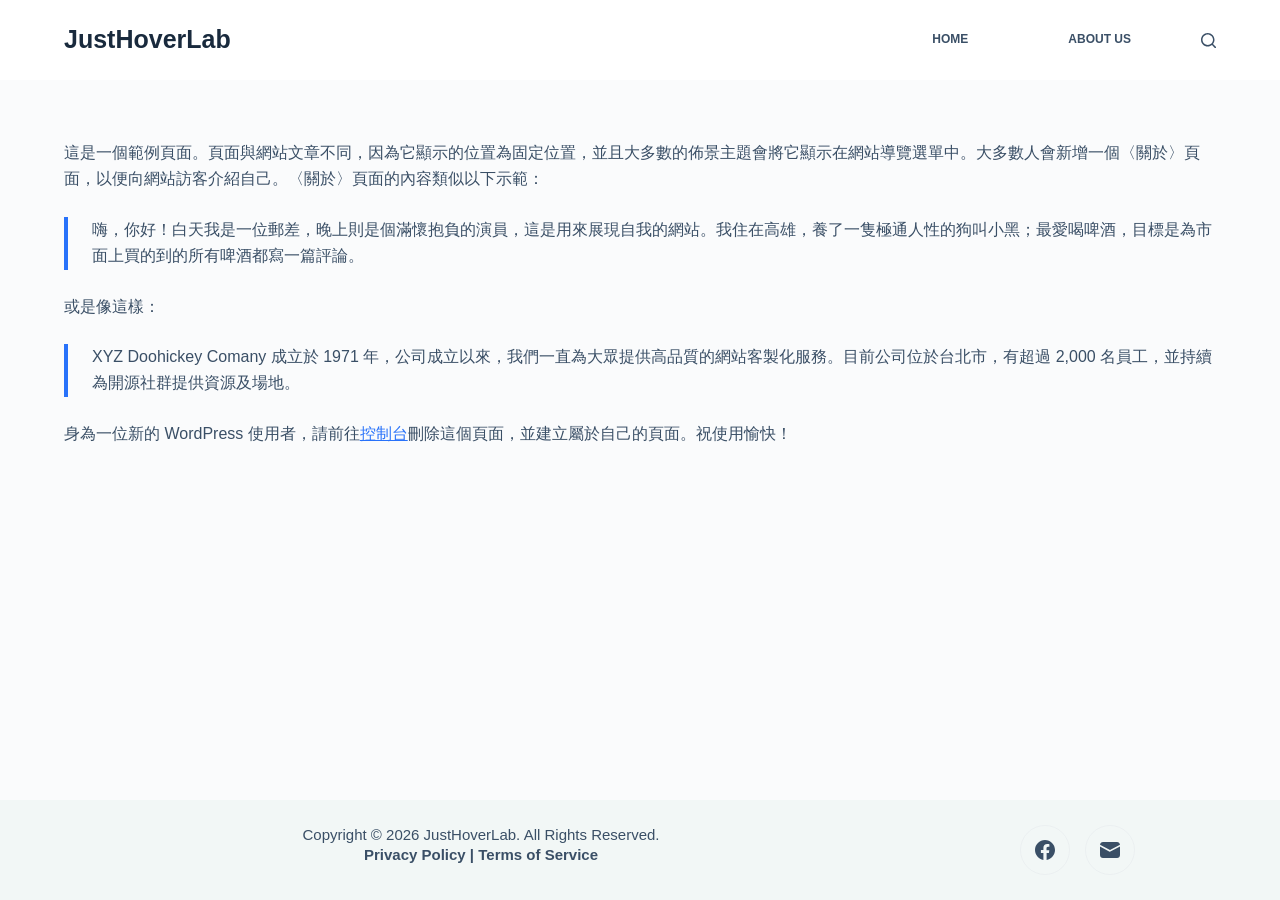
<file: sample-page/index.html>
<!DOCTYPE html>
<html lang="zh-TW">
<head><meta charset="UTF-8">
	
	
	<meta name="viewport" content="width=device-width, initial-scale=1, maximum-scale=5, viewport-fit=cover">
	<link rel="profile" href="https://gmpg.org/xfn/11">

	<title>範例頁面 – justhoverlab</title>
<meta name="robots" content="max-image-preview:large">
<link rel="alternate" type="application/rss+xml" title="訂閱《justhoverlab》» 資訊提供" href="https://JustHoverLab.github.io/feed/">
<link rel="alternate" type="application/rss+xml" title="訂閱《justhoverlab》» 留言的資訊提供" href="https://JustHoverLab.github.io/comments/feed/">
<link rel="alternate" type="application/rss+xml" title="訂閱《justhoverlab 》»〈範例頁面〉留言的資訊提供" href="https://JustHoverLab.github.io/sample-page/feed/">
<link rel="alternate" title="oEmbed (JSON)" type="application/json+oembed" href="https://JustHoverLab.github.io/wp-json/oembed/1.0/embed?url=https%3A%2F%2FJustHoverLab.github.io%2Fsample-page%2F">
<link rel="alternate" title="oEmbed (XML)" type="text/xml+oembed" href="https://JustHoverLab.github.io/wp-json/oembed/1.0/embed?url=https%3A%2F%2FJustHoverLab.github.io%2Fsample-page%2F&amp;format=xml">
<style id="wp-img-auto-sizes-contain-inline-css">
img:is([sizes=auto i],[sizes^="auto," i]){contain-intrinsic-size:3000px 1500px}
/*# sourceURL=wp-img-auto-sizes-contain-inline-css */
</style>
<style id="wp-block-library-inline-css">
:root{--wp-block-synced-color:#7a00df;--wp-block-synced-color--rgb:122,0,223;--wp-bound-block-color:var(--wp-block-synced-color);--wp-editor-canvas-background:#ddd;--wp-admin-theme-color:#007cba;--wp-admin-theme-color--rgb:0,124,186;--wp-admin-theme-color-darker-10:#006ba1;--wp-admin-theme-color-darker-10--rgb:0,107,160.5;--wp-admin-theme-color-darker-20:#005a87;--wp-admin-theme-color-darker-20--rgb:0,90,135;--wp-admin-border-width-focus:2px}@media (min-resolution:192dpi){:root{--wp-admin-border-width-focus:1.5px}}.wp-element-button{cursor:pointer}:root .has-very-light-gray-background-color{background-color:#eee}:root .has-very-dark-gray-background-color{background-color:#313131}:root .has-very-light-gray-color{color:#eee}:root .has-very-dark-gray-color{color:#313131}:root .has-vivid-green-cyan-to-vivid-cyan-blue-gradient-background{background:linear-gradient(135deg,#00d084,#0693e3)}:root .has-purple-crush-gradient-background{background:linear-gradient(135deg,#34e2e4,#4721fb 50%,#ab1dfe)}:root .has-hazy-dawn-gradient-background{background:linear-gradient(135deg,#faaca8,#dad0ec)}:root .has-subdued-olive-gradient-background{background:linear-gradient(135deg,#fafae1,#67a671)}:root .has-atomic-cream-gradient-background{background:linear-gradient(135deg,#fdd79a,#004a59)}:root .has-nightshade-gradient-background{background:linear-gradient(135deg,#330968,#31cdcf)}:root .has-midnight-gradient-background{background:linear-gradient(135deg,#020381,#2874fc)}:root{--wp--preset--font-size--normal:16px;--wp--preset--font-size--huge:42px}.has-regular-font-size{font-size:1em}.has-larger-font-size{font-size:2.625em}.has-normal-font-size{font-size:var(--wp--preset--font-size--normal)}.has-huge-font-size{font-size:var(--wp--preset--font-size--huge)}.has-text-align-center{text-align:center}.has-text-align-left{text-align:left}.has-text-align-right{text-align:right}.has-fit-text{white-space:nowrap!important}#end-resizable-editor-section{display:none}.aligncenter{clear:both}.items-justified-left{justify-content:flex-start}.items-justified-center{justify-content:center}.items-justified-right{justify-content:flex-end}.items-justified-space-between{justify-content:space-between}.screen-reader-text{border:0;clip-path:inset(50%);height:1px;margin:-1px;overflow:hidden;padding:0;position:absolute;width:1px;word-wrap:normal!important}.screen-reader-text:focus{background-color:#ddd;clip-path:none;color:#444;display:block;font-size:1em;height:auto;left:5px;line-height:normal;padding:15px 23px 14px;text-decoration:none;top:5px;width:auto;z-index:100000}html :where(.has-border-color){border-style:solid}html :where([style*=border-top-color]){border-top-style:solid}html :where([style*=border-right-color]){border-right-style:solid}html :where([style*=border-bottom-color]){border-bottom-style:solid}html :where([style*=border-left-color]){border-left-style:solid}html :where([style*=border-width]){border-style:solid}html :where([style*=border-top-width]){border-top-style:solid}html :where([style*=border-right-width]){border-right-style:solid}html :where([style*=border-bottom-width]){border-bottom-style:solid}html :where([style*=border-left-width]){border-left-style:solid}html :where(img[class*=wp-image-]){height:auto;max-width:100%}:where(figure){margin:0 0 1em}html :where(.is-position-sticky){--wp-admin--admin-bar--position-offset:var(--wp-admin--admin-bar--height,0px)}@media screen and (max-width:600px){html :where(.is-position-sticky){--wp-admin--admin-bar--position-offset:0px}}

/*# sourceURL=wp-block-library-inline-css */
</style>
<style id="wp-block-paragraph-inline-css">
.is-small-text{font-size:.875em}.is-regular-text{font-size:1em}.is-large-text{font-size:2.25em}.is-larger-text{font-size:3em}.has-drop-cap:not(:focus):first-letter{float:left;font-size:8.4em;font-style:normal;font-weight:100;line-height:.68;margin:.05em .1em 0 0;text-transform:uppercase}body.rtl .has-drop-cap:not(:focus):first-letter{float:none;margin-left:.1em}p.has-drop-cap.has-background{overflow:hidden}:root :where(p.has-background){padding:1.25em 2.375em}:where(p.has-text-color:not(.has-link-color)) a{color:inherit}p.has-text-align-left[style*="writing-mode:vertical-lr"],p.has-text-align-right[style*="writing-mode:vertical-rl"]{rotate:180deg}
/*# sourceURL=https://JustHoverLab.github.io/wp-includes/blocks/paragraph/style.min.css */
</style>
<style id="wp-block-quote-inline-css">
.wp-block-quote{box-sizing:border-box;overflow-wrap:break-word}.wp-block-quote.is-large:where(:not(.is-style-plain)),.wp-block-quote.is-style-large:where(:not(.is-style-plain)){margin-bottom:1em;padding:0 1em}.wp-block-quote.is-large:where(:not(.is-style-plain)) p,.wp-block-quote.is-style-large:where(:not(.is-style-plain)) p{font-size:1.5em;font-style:italic;line-height:1.6}.wp-block-quote.is-large:where(:not(.is-style-plain)) cite,.wp-block-quote.is-large:where(:not(.is-style-plain)) footer,.wp-block-quote.is-style-large:where(:not(.is-style-plain)) cite,.wp-block-quote.is-style-large:where(:not(.is-style-plain)) footer{font-size:1.125em;text-align:right}.wp-block-quote>cite{display:block}
/*# sourceURL=https://JustHoverLab.github.io/wp-includes/blocks/quote/style.min.css */
</style>
<style id="global-styles-inline-css">
:root{--wp--preset--aspect-ratio--square: 1;--wp--preset--aspect-ratio--4-3: 4/3;--wp--preset--aspect-ratio--3-4: 3/4;--wp--preset--aspect-ratio--3-2: 3/2;--wp--preset--aspect-ratio--2-3: 2/3;--wp--preset--aspect-ratio--16-9: 16/9;--wp--preset--aspect-ratio--9-16: 9/16;--wp--preset--color--black: #000000;--wp--preset--color--cyan-bluish-gray: #abb8c3;--wp--preset--color--white: #ffffff;--wp--preset--color--pale-pink: #f78da7;--wp--preset--color--vivid-red: #cf2e2e;--wp--preset--color--luminous-vivid-orange: #ff6900;--wp--preset--color--luminous-vivid-amber: #fcb900;--wp--preset--color--light-green-cyan: #7bdcb5;--wp--preset--color--vivid-green-cyan: #00d084;--wp--preset--color--pale-cyan-blue: #8ed1fc;--wp--preset--color--vivid-cyan-blue: #0693e3;--wp--preset--color--vivid-purple: #9b51e0;--wp--preset--color--palette-color-1: var(--theme-palette-color-1, #2872fa);--wp--preset--color--palette-color-2: var(--theme-palette-color-2, #1559ed);--wp--preset--color--palette-color-3: var(--theme-palette-color-3, #3A4F66);--wp--preset--color--palette-color-4: var(--theme-palette-color-4, #192a3d);--wp--preset--color--palette-color-5: var(--theme-palette-color-5, #F8FAFA);--wp--preset--color--palette-color-6: var(--theme-palette-color-6, #F2F7F6);--wp--preset--color--palette-color-7: var(--theme-palette-color-7, #FAFBFC);--wp--preset--color--palette-color-8: var(--theme-palette-color-8, #ffffff);--wp--preset--gradient--vivid-cyan-blue-to-vivid-purple: linear-gradient(135deg,rgb(6,147,227) 0%,rgb(155,81,224) 100%);--wp--preset--gradient--light-green-cyan-to-vivid-green-cyan: linear-gradient(135deg,rgb(122,220,180) 0%,rgb(0,208,130) 100%);--wp--preset--gradient--luminous-vivid-amber-to-luminous-vivid-orange: linear-gradient(135deg,rgb(252,185,0) 0%,rgb(255,105,0) 100%);--wp--preset--gradient--luminous-vivid-orange-to-vivid-red: linear-gradient(135deg,rgb(255,105,0) 0%,rgb(207,46,46) 100%);--wp--preset--gradient--very-light-gray-to-cyan-bluish-gray: linear-gradient(135deg,rgb(238,238,238) 0%,rgb(169,184,195) 100%);--wp--preset--gradient--cool-to-warm-spectrum: linear-gradient(135deg,rgb(74,234,220) 0%,rgb(151,120,209) 20%,rgb(207,42,186) 40%,rgb(238,44,130) 60%,rgb(251,105,98) 80%,rgb(254,248,76) 100%);--wp--preset--gradient--blush-light-purple: linear-gradient(135deg,rgb(255,206,236) 0%,rgb(152,150,240) 100%);--wp--preset--gradient--blush-bordeaux: linear-gradient(135deg,rgb(254,205,165) 0%,rgb(254,45,45) 50%,rgb(107,0,62) 100%);--wp--preset--gradient--luminous-dusk: linear-gradient(135deg,rgb(255,203,112) 0%,rgb(199,81,192) 50%,rgb(65,88,208) 100%);--wp--preset--gradient--pale-ocean: linear-gradient(135deg,rgb(255,245,203) 0%,rgb(182,227,212) 50%,rgb(51,167,181) 100%);--wp--preset--gradient--electric-grass: linear-gradient(135deg,rgb(202,248,128) 0%,rgb(113,206,126) 100%);--wp--preset--gradient--midnight: linear-gradient(135deg,rgb(2,3,129) 0%,rgb(40,116,252) 100%);--wp--preset--gradient--juicy-peach: linear-gradient(to right, #ffecd2 0%, #fcb69f 100%);--wp--preset--gradient--young-passion: linear-gradient(to right, #ff8177 0%, #ff867a 0%, #ff8c7f 21%, #f99185 52%, #cf556c 78%, #b12a5b 100%);--wp--preset--gradient--true-sunset: linear-gradient(to right, #fa709a 0%, #fee140 100%);--wp--preset--gradient--morpheus-den: linear-gradient(to top, #30cfd0 0%, #330867 100%);--wp--preset--gradient--plum-plate: linear-gradient(135deg, #667eea 0%, #764ba2 100%);--wp--preset--gradient--aqua-splash: linear-gradient(15deg, #13547a 0%, #80d0c7 100%);--wp--preset--gradient--love-kiss: linear-gradient(to top, #ff0844 0%, #ffb199 100%);--wp--preset--gradient--new-retrowave: linear-gradient(to top, #3b41c5 0%, #a981bb 49%, #ffc8a9 100%);--wp--preset--gradient--plum-bath: linear-gradient(to top, #cc208e 0%, #6713d2 100%);--wp--preset--gradient--high-flight: linear-gradient(to right, #0acffe 0%, #495aff 100%);--wp--preset--gradient--teen-party: linear-gradient(-225deg, #FF057C 0%, #8D0B93 50%, #321575 100%);--wp--preset--gradient--fabled-sunset: linear-gradient(-225deg, #231557 0%, #44107A 29%, #FF1361 67%, #FFF800 100%);--wp--preset--gradient--arielle-smile: radial-gradient(circle 248px at center, #16d9e3 0%, #30c7ec 47%, #46aef7 100%);--wp--preset--gradient--itmeo-branding: linear-gradient(180deg, #2af598 0%, #009efd 100%);--wp--preset--gradient--deep-blue: linear-gradient(to right, #6a11cb 0%, #2575fc 100%);--wp--preset--gradient--strong-bliss: linear-gradient(to right, #f78ca0 0%, #f9748f 19%, #fd868c 60%, #fe9a8b 100%);--wp--preset--gradient--sweet-period: linear-gradient(to top, #3f51b1 0%, #5a55ae 13%, #7b5fac 25%, #8f6aae 38%, #a86aa4 50%, #cc6b8e 62%, #f18271 75%, #f3a469 87%, #f7c978 100%);--wp--preset--gradient--purple-division: linear-gradient(to top, #7028e4 0%, #e5b2ca 100%);--wp--preset--gradient--cold-evening: linear-gradient(to top, #0c3483 0%, #a2b6df 100%, #6b8cce 100%, #a2b6df 100%);--wp--preset--gradient--mountain-rock: linear-gradient(to right, #868f96 0%, #596164 100%);--wp--preset--gradient--desert-hump: linear-gradient(to top, #c79081 0%, #dfa579 100%);--wp--preset--gradient--ethernal-constance: linear-gradient(to top, #09203f 0%, #537895 100%);--wp--preset--gradient--happy-memories: linear-gradient(-60deg, #ff5858 0%, #f09819 100%);--wp--preset--gradient--grown-early: linear-gradient(to top, #0ba360 0%, #3cba92 100%);--wp--preset--gradient--morning-salad: linear-gradient(-225deg, #B7F8DB 0%, #50A7C2 100%);--wp--preset--gradient--night-call: linear-gradient(-225deg, #AC32E4 0%, #7918F2 48%, #4801FF 100%);--wp--preset--gradient--mind-crawl: linear-gradient(-225deg, #473B7B 0%, #3584A7 51%, #30D2BE 100%);--wp--preset--gradient--angel-care: linear-gradient(-225deg, #FFE29F 0%, #FFA99F 48%, #FF719A 100%);--wp--preset--gradient--juicy-cake: linear-gradient(to top, #e14fad 0%, #f9d423 100%);--wp--preset--gradient--rich-metal: linear-gradient(to right, #d7d2cc 0%, #304352 100%);--wp--preset--gradient--mole-hall: linear-gradient(-20deg, #616161 0%, #9bc5c3 100%);--wp--preset--gradient--cloudy-knoxville: linear-gradient(120deg, #fdfbfb 0%, #ebedee 100%);--wp--preset--gradient--soft-grass: linear-gradient(to top, #c1dfc4 0%, #deecdd 100%);--wp--preset--gradient--saint-petersburg: linear-gradient(135deg, #f5f7fa 0%, #c3cfe2 100%);--wp--preset--gradient--everlasting-sky: linear-gradient(135deg, #fdfcfb 0%, #e2d1c3 100%);--wp--preset--gradient--kind-steel: linear-gradient(-20deg, #e9defa 0%, #fbfcdb 100%);--wp--preset--gradient--over-sun: linear-gradient(60deg, #abecd6 0%, #fbed96 100%);--wp--preset--gradient--premium-white: linear-gradient(to top, #d5d4d0 0%, #d5d4d0 1%, #eeeeec 31%, #efeeec 75%, #e9e9e7 100%);--wp--preset--gradient--clean-mirror: linear-gradient(45deg, #93a5cf 0%, #e4efe9 100%);--wp--preset--gradient--wild-apple: linear-gradient(to top, #d299c2 0%, #fef9d7 100%);--wp--preset--gradient--snow-again: linear-gradient(to top, #e6e9f0 0%, #eef1f5 100%);--wp--preset--gradient--confident-cloud: linear-gradient(to top, #dad4ec 0%, #dad4ec 1%, #f3e7e9 100%);--wp--preset--gradient--glass-water: linear-gradient(to top, #dfe9f3 0%, white 100%);--wp--preset--gradient--perfect-white: linear-gradient(-225deg, #E3FDF5 0%, #FFE6FA 100%);--wp--preset--font-size--small: 13px;--wp--preset--font-size--medium: 20px;--wp--preset--font-size--large: clamp(22px, 1.375rem + ((1vw - 3.2px) * 0.625), 30px);--wp--preset--font-size--x-large: clamp(30px, 1.875rem + ((1vw - 3.2px) * 1.563), 50px);--wp--preset--font-size--xx-large: clamp(45px, 2.813rem + ((1vw - 3.2px) * 2.734), 80px);--wp--preset--spacing--20: 0.44rem;--wp--preset--spacing--30: 0.67rem;--wp--preset--spacing--40: 1rem;--wp--preset--spacing--50: 1.5rem;--wp--preset--spacing--60: 2.25rem;--wp--preset--spacing--70: 3.38rem;--wp--preset--spacing--80: 5.06rem;--wp--preset--shadow--natural: 6px 6px 9px rgba(0, 0, 0, 0.2);--wp--preset--shadow--deep: 12px 12px 50px rgba(0, 0, 0, 0.4);--wp--preset--shadow--sharp: 6px 6px 0px rgba(0, 0, 0, 0.2);--wp--preset--shadow--outlined: 6px 6px 0px -3px rgb(255, 255, 255), 6px 6px rgb(0, 0, 0);--wp--preset--shadow--crisp: 6px 6px 0px rgb(0, 0, 0);}:root { --wp--style--global--content-size: var(--theme-block-max-width);--wp--style--global--wide-size: var(--theme-block-wide-max-width); }:where(body) { margin: 0; }.wp-site-blocks > .alignleft { float: left; margin-right: 2em; }.wp-site-blocks > .alignright { float: right; margin-left: 2em; }.wp-site-blocks > .aligncenter { justify-content: center; margin-left: auto; margin-right: auto; }:where(.wp-site-blocks) > * { margin-block-start: var(--theme-content-spacing); margin-block-end: 0; }:where(.wp-site-blocks) > :first-child { margin-block-start: 0; }:where(.wp-site-blocks) > :last-child { margin-block-end: 0; }:root { --wp--style--block-gap: var(--theme-content-spacing); }:root :where(.is-layout-flow) > :first-child{margin-block-start: 0;}:root :where(.is-layout-flow) > :last-child{margin-block-end: 0;}:root :where(.is-layout-flow) > *{margin-block-start: var(--theme-content-spacing);margin-block-end: 0;}:root :where(.is-layout-constrained) > :first-child{margin-block-start: 0;}:root :where(.is-layout-constrained) > :last-child{margin-block-end: 0;}:root :where(.is-layout-constrained) > *{margin-block-start: var(--theme-content-spacing);margin-block-end: 0;}:root :where(.is-layout-flex){gap: var(--theme-content-spacing);}:root :where(.is-layout-grid){gap: var(--theme-content-spacing);}.is-layout-flow > .alignleft{float: left;margin-inline-start: 0;margin-inline-end: 2em;}.is-layout-flow > .alignright{float: right;margin-inline-start: 2em;margin-inline-end: 0;}.is-layout-flow > .aligncenter{margin-left: auto !important;margin-right: auto !important;}.is-layout-constrained > .alignleft{float: left;margin-inline-start: 0;margin-inline-end: 2em;}.is-layout-constrained > .alignright{float: right;margin-inline-start: 2em;margin-inline-end: 0;}.is-layout-constrained > .aligncenter{margin-left: auto !important;margin-right: auto !important;}.is-layout-constrained > :where(:not(.alignleft):not(.alignright):not(.alignfull)){max-width: var(--wp--style--global--content-size);margin-left: auto !important;margin-right: auto !important;}.is-layout-constrained > .alignwide{max-width: var(--wp--style--global--wide-size);}body .is-layout-flex{display: flex;}.is-layout-flex{flex-wrap: wrap;align-items: center;}.is-layout-flex > :is(*, div){margin: 0;}body .is-layout-grid{display: grid;}.is-layout-grid > :is(*, div){margin: 0;}body{padding-top: 0px;padding-right: 0px;padding-bottom: 0px;padding-left: 0px;}:root :where(.wp-element-button, .wp-block-button__link){font-style: inherit;font-weight: inherit;letter-spacing: inherit;text-transform: inherit;}.has-black-color{color: var(--wp--preset--color--black) !important;}.has-cyan-bluish-gray-color{color: var(--wp--preset--color--cyan-bluish-gray) !important;}.has-white-color{color: var(--wp--preset--color--white) !important;}.has-pale-pink-color{color: var(--wp--preset--color--pale-pink) !important;}.has-vivid-red-color{color: var(--wp--preset--color--vivid-red) !important;}.has-luminous-vivid-orange-color{color: var(--wp--preset--color--luminous-vivid-orange) !important;}.has-luminous-vivid-amber-color{color: var(--wp--preset--color--luminous-vivid-amber) !important;}.has-light-green-cyan-color{color: var(--wp--preset--color--light-green-cyan) !important;}.has-vivid-green-cyan-color{color: var(--wp--preset--color--vivid-green-cyan) !important;}.has-pale-cyan-blue-color{color: var(--wp--preset--color--pale-cyan-blue) !important;}.has-vivid-cyan-blue-color{color: var(--wp--preset--color--vivid-cyan-blue) !important;}.has-vivid-purple-color{color: var(--wp--preset--color--vivid-purple) !important;}.has-palette-color-1-color{color: var(--wp--preset--color--palette-color-1) !important;}.has-palette-color-2-color{color: var(--wp--preset--color--palette-color-2) !important;}.has-palette-color-3-color{color: var(--wp--preset--color--palette-color-3) !important;}.has-palette-color-4-color{color: var(--wp--preset--color--palette-color-4) !important;}.has-palette-color-5-color{color: var(--wp--preset--color--palette-color-5) !important;}.has-palette-color-6-color{color: var(--wp--preset--color--palette-color-6) !important;}.has-palette-color-7-color{color: var(--wp--preset--color--palette-color-7) !important;}.has-palette-color-8-color{color: var(--wp--preset--color--palette-color-8) !important;}.has-black-background-color{background-color: var(--wp--preset--color--black) !important;}.has-cyan-bluish-gray-background-color{background-color: var(--wp--preset--color--cyan-bluish-gray) !important;}.has-white-background-color{background-color: var(--wp--preset--color--white) !important;}.has-pale-pink-background-color{background-color: var(--wp--preset--color--pale-pink) !important;}.has-vivid-red-background-color{background-color: var(--wp--preset--color--vivid-red) !important;}.has-luminous-vivid-orange-background-color{background-color: var(--wp--preset--color--luminous-vivid-orange) !important;}.has-luminous-vivid-amber-background-color{background-color: var(--wp--preset--color--luminous-vivid-amber) !important;}.has-light-green-cyan-background-color{background-color: var(--wp--preset--color--light-green-cyan) !important;}.has-vivid-green-cyan-background-color{background-color: var(--wp--preset--color--vivid-green-cyan) !important;}.has-pale-cyan-blue-background-color{background-color: var(--wp--preset--color--pale-cyan-blue) !important;}.has-vivid-cyan-blue-background-color{background-color: var(--wp--preset--color--vivid-cyan-blue) !important;}.has-vivid-purple-background-color{background-color: var(--wp--preset--color--vivid-purple) !important;}.has-palette-color-1-background-color{background-color: var(--wp--preset--color--palette-color-1) !important;}.has-palette-color-2-background-color{background-color: var(--wp--preset--color--palette-color-2) !important;}.has-palette-color-3-background-color{background-color: var(--wp--preset--color--palette-color-3) !important;}.has-palette-color-4-background-color{background-color: var(--wp--preset--color--palette-color-4) !important;}.has-palette-color-5-background-color{background-color: var(--wp--preset--color--palette-color-5) !important;}.has-palette-color-6-background-color{background-color: var(--wp--preset--color--palette-color-6) !important;}.has-palette-color-7-background-color{background-color: var(--wp--preset--color--palette-color-7) !important;}.has-palette-color-8-background-color{background-color: var(--wp--preset--color--palette-color-8) !important;}.has-black-border-color{border-color: var(--wp--preset--color--black) !important;}.has-cyan-bluish-gray-border-color{border-color: var(--wp--preset--color--cyan-bluish-gray) !important;}.has-white-border-color{border-color: var(--wp--preset--color--white) !important;}.has-pale-pink-border-color{border-color: var(--wp--preset--color--pale-pink) !important;}.has-vivid-red-border-color{border-color: var(--wp--preset--color--vivid-red) !important;}.has-luminous-vivid-orange-border-color{border-color: var(--wp--preset--color--luminous-vivid-orange) !important;}.has-luminous-vivid-amber-border-color{border-color: var(--wp--preset--color--luminous-vivid-amber) !important;}.has-light-green-cyan-border-color{border-color: var(--wp--preset--color--light-green-cyan) !important;}.has-vivid-green-cyan-border-color{border-color: var(--wp--preset--color--vivid-green-cyan) !important;}.has-pale-cyan-blue-border-color{border-color: var(--wp--preset--color--pale-cyan-blue) !important;}.has-vivid-cyan-blue-border-color{border-color: var(--wp--preset--color--vivid-cyan-blue) !important;}.has-vivid-purple-border-color{border-color: var(--wp--preset--color--vivid-purple) !important;}.has-palette-color-1-border-color{border-color: var(--wp--preset--color--palette-color-1) !important;}.has-palette-color-2-border-color{border-color: var(--wp--preset--color--palette-color-2) !important;}.has-palette-color-3-border-color{border-color: var(--wp--preset--color--palette-color-3) !important;}.has-palette-color-4-border-color{border-color: var(--wp--preset--color--palette-color-4) !important;}.has-palette-color-5-border-color{border-color: var(--wp--preset--color--palette-color-5) !important;}.has-palette-color-6-border-color{border-color: var(--wp--preset--color--palette-color-6) !important;}.has-palette-color-7-border-color{border-color: var(--wp--preset--color--palette-color-7) !important;}.has-palette-color-8-border-color{border-color: var(--wp--preset--color--palette-color-8) !important;}.has-vivid-cyan-blue-to-vivid-purple-gradient-background{background: var(--wp--preset--gradient--vivid-cyan-blue-to-vivid-purple) !important;}.has-light-green-cyan-to-vivid-green-cyan-gradient-background{background: var(--wp--preset--gradient--light-green-cyan-to-vivid-green-cyan) !important;}.has-luminous-vivid-amber-to-luminous-vivid-orange-gradient-background{background: var(--wp--preset--gradient--luminous-vivid-amber-to-luminous-vivid-orange) !important;}.has-luminous-vivid-orange-to-vivid-red-gradient-background{background: var(--wp--preset--gradient--luminous-vivid-orange-to-vivid-red) !important;}.has-very-light-gray-to-cyan-bluish-gray-gradient-background{background: var(--wp--preset--gradient--very-light-gray-to-cyan-bluish-gray) !important;}.has-cool-to-warm-spectrum-gradient-background{background: var(--wp--preset--gradient--cool-to-warm-spectrum) !important;}.has-blush-light-purple-gradient-background{background: var(--wp--preset--gradient--blush-light-purple) !important;}.has-blush-bordeaux-gradient-background{background: var(--wp--preset--gradient--blush-bordeaux) !important;}.has-luminous-dusk-gradient-background{background: var(--wp--preset--gradient--luminous-dusk) !important;}.has-pale-ocean-gradient-background{background: var(--wp--preset--gradient--pale-ocean) !important;}.has-electric-grass-gradient-background{background: var(--wp--preset--gradient--electric-grass) !important;}.has-midnight-gradient-background{background: var(--wp--preset--gradient--midnight) !important;}.has-juicy-peach-gradient-background{background: var(--wp--preset--gradient--juicy-peach) !important;}.has-young-passion-gradient-background{background: var(--wp--preset--gradient--young-passion) !important;}.has-true-sunset-gradient-background{background: var(--wp--preset--gradient--true-sunset) !important;}.has-morpheus-den-gradient-background{background: var(--wp--preset--gradient--morpheus-den) !important;}.has-plum-plate-gradient-background{background: var(--wp--preset--gradient--plum-plate) !important;}.has-aqua-splash-gradient-background{background: var(--wp--preset--gradient--aqua-splash) !important;}.has-love-kiss-gradient-background{background: var(--wp--preset--gradient--love-kiss) !important;}.has-new-retrowave-gradient-background{background: var(--wp--preset--gradient--new-retrowave) !important;}.has-plum-bath-gradient-background{background: var(--wp--preset--gradient--plum-bath) !important;}.has-high-flight-gradient-background{background: var(--wp--preset--gradient--high-flight) !important;}.has-teen-party-gradient-background{background: var(--wp--preset--gradient--teen-party) !important;}.has-fabled-sunset-gradient-background{background: var(--wp--preset--gradient--fabled-sunset) !important;}.has-arielle-smile-gradient-background{background: var(--wp--preset--gradient--arielle-smile) !important;}.has-itmeo-branding-gradient-background{background: var(--wp--preset--gradient--itmeo-branding) !important;}.has-deep-blue-gradient-background{background: var(--wp--preset--gradient--deep-blue) !important;}.has-strong-bliss-gradient-background{background: var(--wp--preset--gradient--strong-bliss) !important;}.has-sweet-period-gradient-background{background: var(--wp--preset--gradient--sweet-period) !important;}.has-purple-division-gradient-background{background: var(--wp--preset--gradient--purple-division) !important;}.has-cold-evening-gradient-background{background: var(--wp--preset--gradient--cold-evening) !important;}.has-mountain-rock-gradient-background{background: var(--wp--preset--gradient--mountain-rock) !important;}.has-desert-hump-gradient-background{background: var(--wp--preset--gradient--desert-hump) !important;}.has-ethernal-constance-gradient-background{background: var(--wp--preset--gradient--ethernal-constance) !important;}.has-happy-memories-gradient-background{background: var(--wp--preset--gradient--happy-memories) !important;}.has-grown-early-gradient-background{background: var(--wp--preset--gradient--grown-early) !important;}.has-morning-salad-gradient-background{background: var(--wp--preset--gradient--morning-salad) !important;}.has-night-call-gradient-background{background: var(--wp--preset--gradient--night-call) !important;}.has-mind-crawl-gradient-background{background: var(--wp--preset--gradient--mind-crawl) !important;}.has-angel-care-gradient-background{background: var(--wp--preset--gradient--angel-care) !important;}.has-juicy-cake-gradient-background{background: var(--wp--preset--gradient--juicy-cake) !important;}.has-rich-metal-gradient-background{background: var(--wp--preset--gradient--rich-metal) !important;}.has-mole-hall-gradient-background{background: var(--wp--preset--gradient--mole-hall) !important;}.has-cloudy-knoxville-gradient-background{background: var(--wp--preset--gradient--cloudy-knoxville) !important;}.has-soft-grass-gradient-background{background: var(--wp--preset--gradient--soft-grass) !important;}.has-saint-petersburg-gradient-background{background: var(--wp--preset--gradient--saint-petersburg) !important;}.has-everlasting-sky-gradient-background{background: var(--wp--preset--gradient--everlasting-sky) !important;}.has-kind-steel-gradient-background{background: var(--wp--preset--gradient--kind-steel) !important;}.has-over-sun-gradient-background{background: var(--wp--preset--gradient--over-sun) !important;}.has-premium-white-gradient-background{background: var(--wp--preset--gradient--premium-white) !important;}.has-clean-mirror-gradient-background{background: var(--wp--preset--gradient--clean-mirror) !important;}.has-wild-apple-gradient-background{background: var(--wp--preset--gradient--wild-apple) !important;}.has-snow-again-gradient-background{background: var(--wp--preset--gradient--snow-again) !important;}.has-confident-cloud-gradient-background{background: var(--wp--preset--gradient--confident-cloud) !important;}.has-glass-water-gradient-background{background: var(--wp--preset--gradient--glass-water) !important;}.has-perfect-white-gradient-background{background: var(--wp--preset--gradient--perfect-white) !important;}.has-small-font-size{font-size: var(--wp--preset--font-size--small) !important;}.has-medium-font-size{font-size: var(--wp--preset--font-size--medium) !important;}.has-large-font-size{font-size: var(--wp--preset--font-size--large) !important;}.has-x-large-font-size{font-size: var(--wp--preset--font-size--x-large) !important;}.has-xx-large-font-size{font-size: var(--wp--preset--font-size--xx-large) !important;}
/*# sourceURL=global-styles-inline-css */
</style>

<link rel="stylesheet" id="ct-main-styles-css" href="https://JustHoverLab.github.io/wp-content/themes/blocksy/static/bundle/main.min.css?ver=2.1.38" media="all">
<link rel="stylesheet" id="ct-page-title-styles-css" href="https://JustHoverLab.github.io/wp-content/themes/blocksy/static/bundle/page-title.min.css?ver=2.1.38" media="all">
<link rel="https://api.w.org/" href="https://JustHoverLab.github.io/wp-json/"><link rel="alternate" title="JSON" type="application/json" href="https://JustHoverLab.github.io/wp-json/wp/v2/pages/2"><link rel="EditURI" type="application/rsd+xml" title="RSD" href="https://JustHoverLab.github.io/xmlrpc.php?rsd">
<meta name="generator" content="WordPress 6.9.4">
<link rel="canonical" href="https://JustHoverLab.github.io/sample-page/">
<link rel="shortlink" href="https://JustHoverLab.github.io/?p=2">
<noscript><link rel="stylesheet" href="https://JustHoverLab.github.io/wp-content/themes/blocksy/static/bundle/no-scripts.min.css" type="text/css"></noscript>
<style id="ct-main-styles-inline-css">[data-header*="type-1"] .ct-header [data-id="logo"] .site-title {--theme-font-weight:700;--theme-font-style:normal;--theme-font-size:25px;--theme-line-height:1.5;--theme-link-initial-color:var(--theme-palette-color-4);} [data-header*="type-1"] .ct-header [data-id="menu"] {--menu-items-spacing:100px;--menu-items-gap:0px;} [data-header*="type-1"] .ct-header [data-id="menu"] > ul > li > a {--theme-font-weight:700;--theme-font-style:normal;--theme-text-transform:uppercase;--theme-font-size:12px;--theme-line-height:1.3;--theme-link-initial-color:var(--theme-text-color);} [data-header*="type-1"] .ct-header [data-id="menu"] .sub-menu .ct-menu-link {--theme-link-initial-color:var(--theme-palette-color-8);--theme-font-weight:500;--theme-font-style:normal;--theme-font-size:12px;} [data-header*="type-1"] .ct-header [data-id="menu"] .sub-menu {--dropdown-items-spacing:13px;--dropdown-divider:1px dashed rgba(255, 255, 255, 0.1);--theme-box-shadow:0px 10px 20px rgba(41, 51, 61, 0.1);--theme-border-radius:0px 0px 2px 2px;} [data-header*="type-1"] .ct-header [data-row*="middle"] {--height:80px;background-color:var(--theme-palette-color-8);background-image:none;--theme-border-top:none;--theme-border-bottom:none;--theme-box-shadow:none;} [data-header*="type-1"] .ct-header [data-row*="middle"] > div {--theme-border-top:none;--theme-border-bottom:none;} [data-header*="type-1"] [data-id="mobile-menu"] {--theme-font-weight:700;--theme-font-style:normal;--theme-font-size:20px;--theme-link-initial-color:#ffffff;--mobile-menu-divider:none;} [data-header*="type-1"] #offcanvas {--theme-box-shadow:0px 0px 70px rgba(0, 0, 0, 0.35);--side-panel-width:500px;--panel-content-height:100%;} [data-header*="type-1"] #offcanvas .ct-panel-inner {background-color:rgba(18, 21, 25, 0.98);} [data-header*="type-1"] [data-id="search"] .ct-label {--theme-font-weight:600;--theme-font-style:normal;--theme-text-transform:uppercase;--theme-font-size:12px;} [data-header*="type-1"] #search-modal .ct-search-results {--theme-font-weight:500;--theme-font-style:normal;--theme-font-size:14px;--theme-line-height:1.4;} [data-header*="type-1"] #search-modal .ct-search-form {--theme-link-initial-color:#ffffff;--theme-form-text-initial-color:#ffffff;--theme-form-text-focus-color:#ffffff;--theme-form-field-border-initial-color:rgba(255, 255, 255, 0.2);--theme-button-text-initial-color:rgba(255, 255, 255, 0.7);--theme-button-text-hover-color:#ffffff;--theme-button-background-initial-color:var(--theme-palette-color-1);--theme-button-background-hover-color:var(--theme-palette-color-1);} [data-header*="type-1"] #search-modal {background-color:rgba(18, 21, 25, 0.98);} [data-header*="type-1"] [data-id="trigger"] {--theme-icon-size:18px;--toggle-button-radius:3px;} [data-header*="type-1"] [data-id="trigger"]:not([data-design="simple"]) {--toggle-button-padding:10px;} [data-header*="type-1"] [data-id="trigger"] .ct-label {--theme-font-weight:600;--theme-font-style:normal;--theme-text-transform:uppercase;--theme-font-size:12px;} [data-header*="type-1"] {--header-height:80px;} [data-header*="type-1"] .ct-header {background-image:none;} [data-footer*="type-1"] .ct-footer [data-row*="bottom"] > div {--container-spacing:25px;--columns-gap:40px;--theme-border:none;--theme-border-top:none;--theme-border-bottom:none;--grid-template-columns:3fr 1fr;} [data-footer*="type-1"] .ct-footer [data-row*="bottom"] .widget-title {--theme-font-size:16px;} [data-footer*="type-1"] .ct-footer [data-row*="bottom"] {--theme-border-top:none;--theme-border-bottom:none;background-color:transparent;} [data-footer*="type-1"] [data-id="copyright"] {--theme-font-weight:400;--theme-font-style:normal;--theme-font-size:15px;--theme-line-height:1.3;} [data-footer*="type-1"] [data-column="copyright"] {--horizontal-alignment:center;} [data-footer*="type-1"] [data-id="socials"].ct-footer-socials {--theme-icon-size:20px;--margin:0px !important;} [data-footer*="type-1"] [data-column="socials"] {--horizontal-alignment:center;--vertical-alignment:center;} [data-footer*="type-1"] [data-id="socials"].ct-footer-socials .ct-label {--theme-font-weight:600;--theme-font-style:normal;--theme-text-transform:uppercase;--theme-font-size:12px;--visibility:none;} [data-footer*="type-1"] [data-id="socials"].ct-footer-socials [data-color="custom"] {--background-color:rgba(218, 222, 228, 0.3);--background-hover-color:var(--theme-palette-color-1);} [data-footer*="type-1"][data-footer*="reveal"] .site-main {--footer-box-shadow:0px 30px 50px rgba(0, 0, 0, 0.1);} [data-footer*="type-1"] .ct-footer {background-color:var(--theme-palette-color-6);} [data-footer*="type-1"] footer.ct-container {--footer-container-bottom-offset:50px;--footer-container-padding:0px 35px;}:root {--theme-font-family:var(--theme-font-stack-default);--theme-font-weight:400;--theme-font-style:normal;--theme-text-transform:none;--theme-text-decoration:none;--theme-font-size:16px;--theme-line-height:1.65;--theme-letter-spacing:0em;--theme-button-font-weight:500;--theme-button-font-style:normal;--theme-button-font-size:15px;--has-classic-forms:var(--true);--has-modern-forms:var(--false);--theme-form-field-border-initial-color:var(--theme-border-color);--theme-form-field-border-focus-color:var(--theme-palette-color-1);--theme-form-selection-field-initial-color:var(--theme-border-color);--theme-form-selection-field-active-color:var(--theme-palette-color-1);--theme-palette-color-1:#2872fa;--theme-palette-color-2:#1559ed;--theme-palette-color-3:#3A4F66;--theme-palette-color-4:#192a3d;--theme-palette-color-5:#F8FAFA;--theme-palette-color-6:#F2F7F6;--theme-palette-color-7:#FAFBFC;--theme-palette-color-8:#ffffff;--theme-text-color:var(--theme-palette-color-3);--theme-link-initial-color:var(--theme-palette-color-1);--theme-link-hover-color:var(--theme-palette-color-2);--theme-selection-text-color:#ffffff;--theme-selection-background-color:var(--theme-palette-color-1);--theme-border-color:var(--theme-palette-color-5);--theme-headings-color:var(--theme-palette-color-4);--theme-content-spacing:1.5em;--theme-button-min-height:40px;--theme-button-shadow:none;--theme-button-transform:none;--theme-button-text-initial-color:#ffffff;--theme-button-text-hover-color:#ffffff;--theme-button-background-initial-color:var(--theme-palette-color-1);--theme-button-background-hover-color:var(--theme-palette-color-2);--theme-button-border:none;--theme-button-padding:5px 20px;--theme-normal-container-max-width:1290px;--theme-content-vertical-spacing:60px;--theme-container-edge-spacing:90vw;--theme-narrow-container-max-width:750px;--theme-wide-offset:130px;}h1 {--theme-font-weight:700;--theme-font-style:normal;--theme-font-size:40px;--theme-line-height:1.5;}h2 {--theme-font-weight:700;--theme-font-style:normal;--theme-font-size:35px;--theme-line-height:1.5;}h3 {--theme-font-weight:700;--theme-font-style:normal;--theme-font-size:30px;--theme-line-height:1.5;}h4 {--theme-font-weight:700;--theme-font-style:normal;--theme-font-size:25px;--theme-line-height:1.5;}h5 {--theme-font-weight:700;--theme-font-style:normal;--theme-font-size:20px;--theme-line-height:1.5;}h6 {--theme-font-weight:700;--theme-font-style:normal;--theme-font-size:16px;--theme-line-height:1.5;}.wp-block-pullquote {--theme-font-family:Georgia;--theme-font-weight:600;--theme-font-style:normal;--theme-font-size:25px;}pre, code, samp, kbd {--theme-font-family:monospace;--theme-font-weight:400;--theme-font-style:normal;--theme-font-size:16px;}figcaption {--theme-font-size:14px;}.ct-sidebar .widget-title {--theme-font-size:20px;}.ct-breadcrumbs {--theme-font-weight:600;--theme-font-style:normal;--theme-text-transform:uppercase;--theme-font-size:12px;}body {background-color:var(--theme-palette-color-7);background-image:none;} [data-prefix="single_blog_post"] .entry-header .page-title {--theme-font-size:30px;} [data-prefix="single_blog_post"] .entry-header .entry-meta {--theme-font-weight:600;--theme-font-style:normal;--theme-text-transform:uppercase;--theme-font-size:12px;--theme-line-height:1.3;} [data-prefix="categories"] .entry-header .page-title {--theme-font-size:30px;} [data-prefix="categories"] .entry-header .entry-meta {--theme-font-weight:600;--theme-font-style:normal;--theme-text-transform:uppercase;--theme-font-size:12px;--theme-line-height:1.3;} [data-prefix="search"] .entry-header .page-title {--theme-font-size:30px;} [data-prefix="search"] .entry-header .entry-meta {--theme-font-weight:600;--theme-font-style:normal;--theme-text-transform:uppercase;--theme-font-size:12px;--theme-line-height:1.3;} [data-prefix="author"] .entry-header .page-title {--theme-font-size:30px;} [data-prefix="author"] .entry-header .entry-meta {--theme-font-weight:600;--theme-font-style:normal;--theme-text-transform:uppercase;--theme-font-size:12px;--theme-line-height:1.3;} [data-prefix="author"] .hero-section[data-type="type-2"] {background-color:var(--theme-palette-color-6);background-image:none;--container-padding:50px 0px;} [data-prefix="single_page"] .entry-header .page-title {--theme-font-size:30px;} [data-prefix="single_page"] .entry-header .entry-meta {--theme-font-weight:600;--theme-font-style:normal;--theme-text-transform:uppercase;--theme-font-size:12px;--theme-line-height:1.3;} [data-prefix="blog"] .entries {--grid-template-columns:repeat(3, minmax(0, 1fr));} [data-prefix="blog"] .entry-card .entry-title {--theme-font-size:20px;--theme-line-height:1.3;} [data-prefix="blog"] .entry-card .entry-meta {--theme-font-weight:600;--theme-font-style:normal;--theme-text-transform:uppercase;--theme-font-size:12px;} [data-prefix="blog"] .entry-card {background-color:var(--theme-palette-color-8);--theme-box-shadow:0px 12px 18px -6px rgba(34, 56, 101, 0.04);} [data-prefix="blog"] [data-archive="default"] .card-content .entry-meta[data-id="meta_1"] {--card-element-spacing:15px;} [data-prefix="blog"] [data-archive="default"] .card-content .ct-media-container {--card-element-spacing:30px;} [data-prefix="blog"] [data-archive="default"] .card-content .entry-meta[data-id="meta_2"] {--card-element-spacing:15px;} [data-prefix="categories"] .entries {--grid-template-columns:repeat(3, minmax(0, 1fr));} [data-prefix="categories"] .entry-card .entry-title {--theme-font-size:20px;--theme-line-height:1.3;} [data-prefix="categories"] .entry-card .entry-meta {--theme-font-weight:600;--theme-font-style:normal;--theme-text-transform:uppercase;--theme-font-size:12px;} [data-prefix="categories"] .entry-card {background-color:var(--theme-palette-color-8);--theme-box-shadow:0px 12px 18px -6px rgba(34, 56, 101, 0.04);} [data-prefix="categories"] [data-archive="default"] .card-content .entry-meta[data-id="meta_1"] {--card-element-spacing:15px;} [data-prefix="categories"] [data-archive="default"] .card-content .ct-media-container {--card-element-spacing:30px;} [data-prefix="categories"] [data-archive="default"] .card-content .entry-meta[data-id="meta_2"] {--card-element-spacing:15px;} [data-prefix="author"] .entries {--grid-template-columns:repeat(3, minmax(0, 1fr));} [data-prefix="author"] .entry-card .entry-title {--theme-font-size:20px;--theme-line-height:1.3;} [data-prefix="author"] .entry-card .entry-meta {--theme-font-weight:600;--theme-font-style:normal;--theme-text-transform:uppercase;--theme-font-size:12px;} [data-prefix="author"] .entry-card {background-color:var(--theme-palette-color-8);--theme-box-shadow:0px 12px 18px -6px rgba(34, 56, 101, 0.04);} [data-prefix="author"] [data-archive="default"] .card-content .entry-meta[data-id="meta_1"] {--card-element-spacing:15px;} [data-prefix="author"] [data-archive="default"] .card-content .ct-media-container {--card-element-spacing:30px;} [data-prefix="author"] [data-archive="default"] .card-content .entry-meta[data-id="meta_2"] {--card-element-spacing:15px;} [data-prefix="search"] .entries {--grid-template-columns:repeat(3, minmax(0, 1fr));} [data-prefix="search"] .entry-card .entry-title {--theme-font-size:20px;--theme-line-height:1.3;} [data-prefix="search"] .entry-card .entry-meta {--theme-font-weight:600;--theme-font-style:normal;--theme-text-transform:uppercase;--theme-font-size:12px;} [data-prefix="search"] .entry-card {background-color:var(--theme-palette-color-8);--theme-box-shadow:0px 12px 18px -6px rgba(34, 56, 101, 0.04);} [data-prefix="search"] [data-archive="default"] .card-content .entry-meta[data-id="meta_1"] {--card-element-spacing:15px;} [data-prefix="search"] [data-archive="default"] .card-content .ct-media-container {--card-element-spacing:30px;} [data-prefix="search"] [data-archive="default"] .card-content .entry-meta[data-id="meta_2"] {--card-element-spacing:15px;}form textarea {--theme-form-field-height:170px;}.ct-sidebar {--theme-link-initial-color:var(--theme-text-color);}aside[data-type="type-3"] {--theme-border:1px solid rgba(224, 229, 235, 0.8);} [data-prefix="single_blog_post"] [class*="ct-container"] > article[class*="post"] {--has-boxed:var(--false);--has-wide:var(--true);} [data-prefix="single_page"] [class*="ct-container"] > article[class*="post"] {--has-boxed:var(--false);--has-wide:var(--true);}@media (max-width: 999.98px) {[data-header*="type-1"] #offcanvas {--side-panel-width:65vw;} [data-footer*="type-1"] .ct-footer [data-row*="bottom"] > div {--grid-template-columns:initial;} [data-footer*="type-1"] footer.ct-container {--footer-container-padding:0vw 4vw;} [data-prefix="blog"] .entries {--grid-template-columns:repeat(2, minmax(0, 1fr));} [data-prefix="categories"] .entries {--grid-template-columns:repeat(2, minmax(0, 1fr));} [data-prefix="author"] .entries {--grid-template-columns:repeat(2, minmax(0, 1fr));} [data-prefix="search"] .entries {--grid-template-columns:repeat(2, minmax(0, 1fr));}}@media (max-width: 689.98px) {[data-header*="type-1"] #offcanvas {--side-panel-width:90vw;} [data-footer*="type-1"] .ct-footer [data-row*="bottom"] > div {--container-spacing:15px;--grid-template-columns:initial;} [data-footer*="type-1"] footer.ct-container {--footer-container-padding:0vw 5vw;} [data-prefix="blog"] .entries {--grid-template-columns:repeat(1, minmax(0, 1fr));} [data-prefix="blog"] .entry-card .entry-title {--theme-font-size:18px;} [data-prefix="categories"] .entries {--grid-template-columns:repeat(1, minmax(0, 1fr));} [data-prefix="categories"] .entry-card .entry-title {--theme-font-size:18px;} [data-prefix="author"] .entries {--grid-template-columns:repeat(1, minmax(0, 1fr));} [data-prefix="author"] .entry-card .entry-title {--theme-font-size:18px;} [data-prefix="search"] .entries {--grid-template-columns:repeat(1, minmax(0, 1fr));} [data-prefix="search"] .entry-card .entry-title {--theme-font-size:18px;}:root {--theme-content-vertical-spacing:50px;--theme-container-edge-spacing:88vw;}}</style>
	</head>


<body class="wp-singular page-template-default page page-id-2 wp-embed-responsive wp-theme-blocksy" data-link="type-2" data-prefix="single_page" data-header="type-1" data-footer="type-1" itemscope="itemscope" itemtype="https://schema.org/WebPage">

<a class="skip-link screen-reader-text" href="#main">跳至主要內容</a><div class="ct-drawer-canvas" data-location="start">
		<div id="search-modal" class="ct-panel" data-behaviour="modal" role="dialog" aria-label="搜尋對話框" inert>
			<div class="ct-panel-actions">
				<button class="ct-toggle-close" data-type="type-1" aria-label="關閉搜尋互動視窗">
					<svg class="ct-icon" width="12" height="12" viewbox="0 0 15 15"><path d="M1 15a1 1 0 01-.71-.29 1 1 0 010-1.41l5.8-5.8-5.8-5.8A1 1 0 011.7.29l5.8 5.8 5.8-5.8a1 1 0 011.41 1.41l-5.8 5.8 5.8 5.8a1 1 0 01-1.41 1.41l-5.8-5.8-5.8 5.8A1 1 0 011 15z"></path></svg>				</button>
			</div>

			<div class="ct-panel-content">
				

<form role="search" method="get" class="ct-search-form" action="https://JustHoverLab.github.io/" aria-haspopup="listbox" data-live-results="thumbs">

	<input type="search" class="modal-field" placeholder="搜尋" value="" name="s" autocomplete="off" title="搜尋..." aria-label="搜尋...">

	<div class="ct-search-form-controls">
		
		<button type="submit" class="wp-element-button" data-button="icon" aria-label="搜尋按鈕">
			<svg class="ct-icon ct-search-button-content" aria-hidden="true" width="15" height="15" viewbox="0 0 15 15"><path d="M14.8,13.7L12,11c0.9-1.2,1.5-2.6,1.5-4.2c0-3.7-3-6.8-6.8-6.8S0,3,0,6.8s3,6.8,6.8,6.8c1.6,0,3.1-0.6,4.2-1.5l2.8,2.8c0.1,0.1,0.3,0.2,0.5,0.2s0.4-0.1,0.5-0.2C15.1,14.5,15.1,14,14.8,13.7z M1.5,6.8c0-2.9,2.4-5.2,5.2-5.2S12,3.9,12,6.8S9.6,12,6.8,12S1.5,9.6,1.5,6.8z"></path></svg>
			<span class="ct-ajax-loader">
				<svg viewbox="0 0 24 24">
					<circle cx="12" cy="12" r="10" opacity="0.2" fill="none" stroke="currentColor" stroke-miterlimit="10" stroke-width="2"></circle>

					<path d="m12,2c5.52,0,10,4.48,10,10" fill="none" stroke="currentColor" stroke-linecap="round" stroke-miterlimit="10" stroke-width="2">
						<animatetransform attributename="transform" attributetype="XML" type="rotate" dur="0.6s" from="0 12 12" to="360 12 12" repeatcount="indefinite"></animatetransform>
					</path>
				</svg>
			</span>
		</button>

		
					<input type="hidden" name="ct_post_type" value="post:page">
		
		

			</div>

			<div class="screen-reader-text" aria-live="polite" role="status">
			找不到符合條件的結果		</div>
	
</form>


			</div>
		</div>

		<div id="offcanvas" class="ct-panel ct-header" data-behaviour="right-side" role="dialog" aria-label="滑入對話框" inert=""><div class="ct-panel-inner">
				<div class="ct-panel-actions">
					
					
				<button class="ct-toggle-close" data-type="type-1" aria-label="關閉側選單">
					<svg class="ct-icon" width="12" height="12" viewbox="0 0 15 15"><path d="M1 15a1 1 0 01-.71-.29 1 1 0 010-1.41l5.8-5.8-5.8-5.8A1 1 0 011.7.29l5.8 5.8 5.8-5.8a1 1 0 011.41 1.41l-5.8 5.8 5.8 5.8a1 1 0 01-1.41 1.41l-5.8-5.8-5.8 5.8A1 1 0 011 15z"></path></svg>
				</button>
			
				</div>
			<div class="ct-panel-content" data-device="desktop"><div class="ct-panel-content-inner"></div></div><div class="ct-panel-content" data-device="mobile"><div class="ct-panel-content-inner">
<nav class="mobile-menu menu-container has-submenu" data-id="mobile-menu" data-interaction="click" data-toggle-type="type-1" data-submenu-dots="yes">

	<ul><li class="page_item page-item-9"><a href="https://JustHoverLab.github.io/about/" class="ct-menu-link">About Us</a></li><li class="page_item page-item-6"><a href="https://JustHoverLab.github.io/" class="ct-menu-link">Home</a></li><li class="page_item page-item-27"><a href="https://JustHoverLab.github.io/privacy-policy-sprout-tu/" class="ct-menu-link">Privacy Policy-Sprout-Tu </a></li><li class="page_item page-item-29"><a href="https://JustHoverLab.github.io/terms-of-service-sprout-tu/" class="ct-menu-link">Terms of Service-Sprout-Tu</a></li><li class="page_item page-item-2 current_page_item current-menu-item"><span class="ct-sub-menu-parent"><a href="https://JustHoverLab.github.io/sample-page/" aria-current="page" class="ct-menu-link">範例頁面</a></span></li></ul></nav>

</div></div></div></div></div>
<div id="main-container">
	<header id="header" class="ct-header" data-id="type-1" itemscope="" itemtype="https://schema.org/WPHeader"><div data-device="desktop"><div data-row="middle" data-column-set="2"><div class="ct-container"><div data-column="start" data-placements="1"><div data-items="primary">
<div class="site-branding" data-id="logo" itemscope="itemscope" itemtype="https://schema.org/Organization">

	
			<div class="site-title-container">
			<span class="site-title " itemprop="name"><a href="https://JustHoverLab.github.io/" rel="home" itemprop="url">JustHoverLab</a></span>					</div>
	  </div>

</div></div><div data-column="end" data-placements="1"><div data-items="primary">
<nav id="header-menu-1" class="header-menu-1 menu-container" data-id="menu" data-interaction="hover" data-menu="type-2:default" data-dropdown="type-1:simple" data-responsive="no" itemscope="" itemtype="https://schema.org/SiteNavigationElement" aria-label="MainMenu">

	<ul id="menu-mainmenu" class="menu"><li id="menu-item-15" class="menu-item menu-item-type-post_type menu-item-object-page menu-item-home menu-item-15"><a href="https://JustHoverLab.github.io/" class="ct-menu-link">Home</a></li>
<li id="menu-item-14" class="menu-item menu-item-type-post_type menu-item-object-page menu-item-14"><a href="https://JustHoverLab.github.io/about/" class="ct-menu-link">About Us</a></li>
</ul></nav>


<button class="ct-header-search ct-toggle " data-toggle-panel="#search-modal" aria-controls="search-modal" aria-label="搜尋" data-label="left" data-id="search">

	<span class="ct-label ct-hidden-sm ct-hidden-md ct-hidden-lg" aria-hidden="true">搜尋</span>

	<svg class="ct-icon" aria-hidden="true" width="15" height="15" viewbox="0 0 15 15"><path d="M14.8,13.7L12,11c0.9-1.2,1.5-2.6,1.5-4.2c0-3.7-3-6.8-6.8-6.8S0,3,0,6.8s3,6.8,6.8,6.8c1.6,0,3.1-0.6,4.2-1.5l2.8,2.8c0.1,0.1,0.3,0.2,0.5,0.2s0.4-0.1,0.5-0.2C15.1,14.5,15.1,14,14.8,13.7z M1.5,6.8c0-2.9,2.4-5.2,5.2-5.2S12,3.9,12,6.8S9.6,12,6.8,12S1.5,9.6,1.5,6.8z"></path></svg></button>
</div></div></div></div></div><div data-device="mobile"><div data-row="middle" data-column-set="2"><div class="ct-container"><div data-column="start" data-placements="1"><div data-items="primary">
<div class="site-branding" data-id="logo">

	
			<div class="site-title-container">
			<span class="site-title "><a href="https://JustHoverLab.github.io/" rel="home">JustHoverLab</a></span>					</div>
	  </div>

</div></div><div data-column="end" data-placements="1"><div data-items="primary">
<button class="ct-header-trigger ct-toggle " data-toggle-panel="#offcanvas" aria-controls="offcanvas" data-design="simple" data-label="right" aria-label="選單" data-id="trigger">

	<span class="ct-label ct-hidden-sm ct-hidden-md ct-hidden-lg" aria-hidden="true">選單</span>

	<svg class="ct-icon" width="18" height="14" viewbox="0 0 18 14" data-type="type-1" aria-hidden="true">
		<rect y="0.00" width="18" height="1.7" rx="1"></rect>
		<rect y="6.15" width="18" height="1.7" rx="1"></rect>
		<rect y="12.3" width="18" height="1.7" rx="1"></rect>
	</svg></button>
</div></div></div></div></div></header>
	<main id="main" class="site-main hfeed">

		
	<div class="ct-container-full" data-content="normal" data-vertical-spacing="top:bottom">

		
		
	<article id="post-2" class="post-2 page type-page status-publish hentry">

		
		
		
		<div class="entry-content is-layout-constrained">
			
<p>這是一個範例頁面。頁面與網站文章不同，因為它顯示的位置為固定位置，並且大多數的佈景主題會將它顯示在網站導覽選單中。大多數人會新增一個〈關於〉頁面，以便向網站訪客介紹自己。〈關於〉頁面的內容類似以下示範：</p>



<blockquote class="wp-block-quote is-layout-flow wp-block-quote-is-layout-flow"><p>嗨，你好！白天我是一位郵差，晚上則是個滿懷抱負的演員，這是用來展現自我的網站。我住在高雄，養了一隻極通人性的狗叫小黑；最愛喝啤酒，目標是為市面上買的到的所有啤酒都寫一篇評論。</p></blockquote>



<p>或是像這樣：</p>



<blockquote class="wp-block-quote is-layout-flow wp-block-quote-is-layout-flow"><p>XYZ Doohickey Comany 成立於 1971 年，公司成立以來，我們一直為大眾提供高品質的網站客製化服務。目前公司位於台北市，有超過 2,000 名員工，並持續為開源社群提供資源及場地。</p></blockquote>



<p>身為一位新的 WordPress 使用者，請前往<a href="https://JustHoverLab.github.io/wp-admin/">控制台</a>刪除這個頁面，並建立屬於自己的頁面。祝使用愉快！</p>
		</div>

		
		
		
		
	</article>

	
		
			</div>

	</main>

	<footer id="footer" class="ct-footer" data-id="type-1" itemscope="" itemtype="https://schema.org/WPFooter"><div data-row="bottom"><div class="ct-container" data-columns-divider="md:sm"><div data-column="copyright">
<div class="ct-footer-copyright" data-id="copyright">

	<p>Copyright © 2026 JustHoverLab. All Rights Reserved.<br data-sfc-root="c" data-sfc-pl="|[]" data-sfc-cb="" data-complete="true"><strong class="Yjhzub" data-sfc-root="c" data-sfc-cb="" data-complete="true" aria-owns="action-menu-parent-container">Privacy Policy | Terms of Service</strong></p></div>
</div><div data-column="socials">
<div class="ct-footer-socials" data-id="socials">

	
		<div class="ct-social-box" data-color="custom" data-icon-size="custom" data-icons-type="rounded:outline">
			
			
							
				<a href="https://www.facebook.com/profile.php?id=61575359858171" data-network="facebook" aria-label="Facebook" target="_blank" rel="noopener noreferrer">
					<span class="ct-icon-container">
					<svg width="20px" height="20px" viewbox="0 0 20 20" aria-hidden="true">
						<path d="M20,10.1c0-5.5-4.5-10-10-10S0,4.5,0,10.1c0,5,3.7,9.1,8.4,9.9v-7H5.9v-2.9h2.5V7.9C8.4,5.4,9.9,4,12.2,4c1.1,0,2.2,0.2,2.2,0.2v2.5h-1.3c-1.2,0-1.6,0.8-1.6,1.6v1.9h2.8L13.9,13h-2.3v7C16.3,19.2,20,15.1,20,10.1z"></path>
					</svg>
				</span>				</a>
							
				<a href="mailto:justhoverlab@gmail.com" data-network="email" aria-label="電子郵件" target="_blank" rel="noopener noreferrer">
					<span class="ct-icon-container">
					<svg width="20" height="20" viewbox="0 0 20 20" aria-hidden="true">
						<path d="M10,10.1L0,4.7C0.1,3.2,1.4,2,3,2h14c1.6,0,2.9,1.2,3,2.8L10,10.1z M10,11.8c-0.1,0-0.2,0-0.4-0.1L0,6.4V15c0,1.7,1.3,3,3,3h4.9h4.3H17c1.7,0,3-1.3,3-3V6.4l-9.6,5.2C10.2,11.7,10.1,11.7,10,11.8z"></path>
					</svg>
				</span>				</a>
			
			
					</div>

	</div>

</div></div></div></footer></div>

<script type="speculationrules">
{"prefetch":[{"source":"document","where":{"and":[{"href_matches":"/justHoverLab/*"},{"not":{"href_matches":["/justHoverLab/wp-*.php","/justHoverLab/wp-admin/*","/justHoverLab/wp-content/uploads/*","/justHoverLab/wp-content/*","/justHoverLab/wp-content/plugins/*","/justHoverLab/wp-content/themes/blocksy/*","/justHoverLab/*\\?(.+)"]}},{"not":{"selector_matches":"a[rel~=\"nofollow\"]"}},{"not":{"selector_matches":".no-prefetch, .no-prefetch a"}}]},"eagerness":"conservative"}]}
</script>
<script id="ct-scripts-js-extra">
var ct_localizations = {"ajax_url":"https://JustHoverLab.github.io/wp-admin/admin-ajax.php","public_url":"https://JustHoverLab.github.io/wp-content/themes/blocksy/static/bundle/","rest_url":"https://JustHoverLab.github.io/wp-json/","search_url":"https://JustHoverLab.github.io/search/QUERY_STRING/","show_more_text":"\u986f\u793a\u66f4\u591a","more_text":"\u66f4\u591a","search_live_results":"\u641c\u5c0b\u7d50\u679c","search_live_no_results":"\u627e\u4e0d\u5230\u7b26\u5408\u689d\u4ef6\u7684\u7d50\u679c","search_live_no_result":"\u627e\u4e0d\u5230\u7b26\u5408\u689d\u4ef6\u7684\u7d50\u679c","search_live_one_result":"\u60a8\u5df1\u627e\u5230 %s \u500b\u7b26\u5408\u7684. \u8acb\u6309 Tab \u9375\u4f86\u9078\u64c7\u5b83.","search_live_many_results":"\u60a8\u5df1\u627e\u5230 %s \u500b\u7b26\u5408\u7684. \u8acb\u6309 Tab \u9375\u4f86\u9078\u64c7\u5b83.","search_live_stock_status_texts":{"instock":"\u5c1a\u6709\u5eab\u5b58","outofstock":"\u6c92\u6709\u5eab\u5b58"},"clipboard_copied":"\u5df2\u5b8c\u6210\u8907\u88fd\uff01","clipboard_failed":"\u8907\u88fd\u5931\u6557","expand_submenu":"\u5c55\u958b\u4e0b\u62c9\u9078\u55ae","collapse_submenu":"\u6536\u5408\u4e0b\u62c9\u9078\u55ae","dynamic_js_chunks":[],"dynamic_styles":{"lazy_load":"https://JustHoverLab.github.io/wp-content/themes/blocksy/static/bundle/non-critical-styles.min.css?ver=2.1.38","search_lazy":"https://JustHoverLab.github.io/wp-content/themes/blocksy/static/bundle/non-critical-search-styles.min.css?ver=2.1.38","back_to_top":"https://JustHoverLab.github.io/wp-content/themes/blocksy/static/bundle/back-to-top.min.css?ver=2.1.38"},"dynamic_styles_selectors":[{"selector":".ct-header-cart, #woo-cart-panel","url":"https://JustHoverLab.github.io/wp-content/themes/blocksy/static/bundle/cart-header-element-lazy.min.css?ver=2.1.38"},{"selector":".flexy","url":"https://JustHoverLab.github.io/wp-content/themes/blocksy/static/bundle/flexy.min.css?ver=2.1.38"},{"selector":".ct-pagination","url":"https://JustHoverLab.github.io/wp-content/themes/blocksy/static/bundle/pagination.min.css?ver=2.1.38"}]};
//# sourceURL=ct-scripts-js-extra
</script>
<script src="https://JustHoverLab.github.io/wp-content/themes/blocksy/static/bundle/main.js?ver=2.1.38" id="ct-scripts-js"></script>

</body>
</html>
</file>
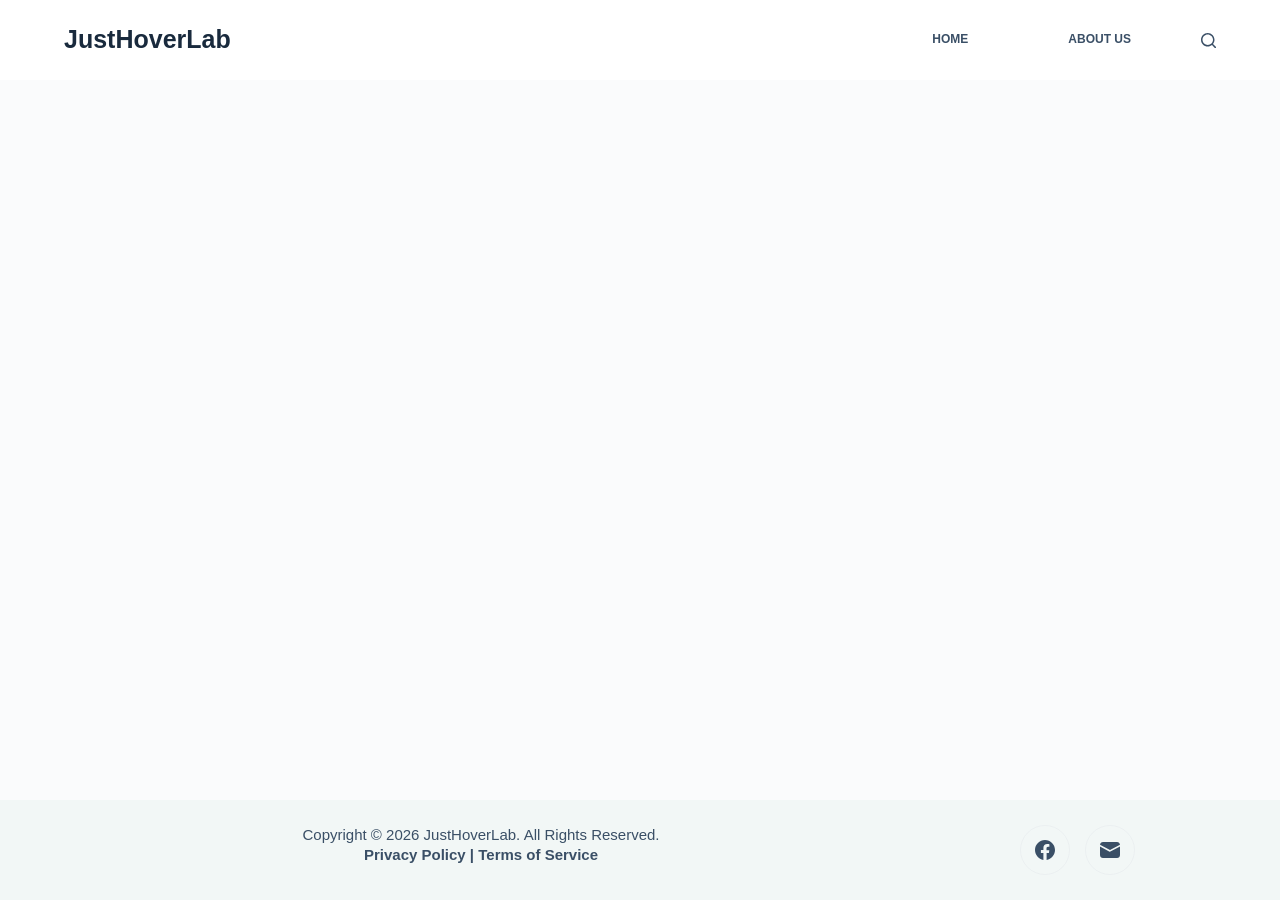
<file: terms-of-service-sprout-tu/index.html>
<!DOCTYPE html>
<html lang="zh-TW">
<head><meta charset="UTF-8">
	
	
	<meta name="viewport" content="width=device-width, initial-scale=1, maximum-scale=5, viewport-fit=cover">
	<link rel="profile" href="https://gmpg.org/xfn/11">

	<title>Terms of Service-Sprout-Tu – justhoverlab</title>
<meta name="robots" content="max-image-preview:large">
<link rel="alternate" type="application/rss+xml" title="訂閱《justhoverlab》» 資訊提供" href="https://JustHoverLab.github.io/feed/">
<link rel="alternate" type="application/rss+xml" title="訂閱《justhoverlab》» 留言的資訊提供" href="https://JustHoverLab.github.io/comments/feed/">
<link rel="alternate" title="oEmbed (JSON)" type="application/json+oembed" href="https://JustHoverLab.github.io/wp-json/oembed/1.0/embed?url=https%3A%2F%2FJustHoverLab.github.io%2Fterms-of-service-sprout-tu%2F">
<link rel="alternate" title="oEmbed (XML)" type="text/xml+oembed" href="https://JustHoverLab.github.io/wp-json/oembed/1.0/embed?url=https%3A%2F%2FJustHoverLab.github.io%2Fterms-of-service-sprout-tu%2F&amp;format=xml">
<style id="wp-img-auto-sizes-contain-inline-css">
img:is([sizes=auto i],[sizes^="auto," i]){contain-intrinsic-size:3000px 1500px}
/*# sourceURL=wp-img-auto-sizes-contain-inline-css */
</style>
<style id="wp-block-library-inline-css">
:root{--wp-block-synced-color:#7a00df;--wp-block-synced-color--rgb:122,0,223;--wp-bound-block-color:var(--wp-block-synced-color);--wp-editor-canvas-background:#ddd;--wp-admin-theme-color:#007cba;--wp-admin-theme-color--rgb:0,124,186;--wp-admin-theme-color-darker-10:#006ba1;--wp-admin-theme-color-darker-10--rgb:0,107,160.5;--wp-admin-theme-color-darker-20:#005a87;--wp-admin-theme-color-darker-20--rgb:0,90,135;--wp-admin-border-width-focus:2px}@media (min-resolution:192dpi){:root{--wp-admin-border-width-focus:1.5px}}.wp-element-button{cursor:pointer}:root .has-very-light-gray-background-color{background-color:#eee}:root .has-very-dark-gray-background-color{background-color:#313131}:root .has-very-light-gray-color{color:#eee}:root .has-very-dark-gray-color{color:#313131}:root .has-vivid-green-cyan-to-vivid-cyan-blue-gradient-background{background:linear-gradient(135deg,#00d084,#0693e3)}:root .has-purple-crush-gradient-background{background:linear-gradient(135deg,#34e2e4,#4721fb 50%,#ab1dfe)}:root .has-hazy-dawn-gradient-background{background:linear-gradient(135deg,#faaca8,#dad0ec)}:root .has-subdued-olive-gradient-background{background:linear-gradient(135deg,#fafae1,#67a671)}:root .has-atomic-cream-gradient-background{background:linear-gradient(135deg,#fdd79a,#004a59)}:root .has-nightshade-gradient-background{background:linear-gradient(135deg,#330968,#31cdcf)}:root .has-midnight-gradient-background{background:linear-gradient(135deg,#020381,#2874fc)}:root{--wp--preset--font-size--normal:16px;--wp--preset--font-size--huge:42px}.has-regular-font-size{font-size:1em}.has-larger-font-size{font-size:2.625em}.has-normal-font-size{font-size:var(--wp--preset--font-size--normal)}.has-huge-font-size{font-size:var(--wp--preset--font-size--huge)}.has-text-align-center{text-align:center}.has-text-align-left{text-align:left}.has-text-align-right{text-align:right}.has-fit-text{white-space:nowrap!important}#end-resizable-editor-section{display:none}.aligncenter{clear:both}.items-justified-left{justify-content:flex-start}.items-justified-center{justify-content:center}.items-justified-right{justify-content:flex-end}.items-justified-space-between{justify-content:space-between}.screen-reader-text{border:0;clip-path:inset(50%);height:1px;margin:-1px;overflow:hidden;padding:0;position:absolute;width:1px;word-wrap:normal!important}.screen-reader-text:focus{background-color:#ddd;clip-path:none;color:#444;display:block;font-size:1em;height:auto;left:5px;line-height:normal;padding:15px 23px 14px;text-decoration:none;top:5px;width:auto;z-index:100000}html :where(.has-border-color){border-style:solid}html :where([style*=border-top-color]){border-top-style:solid}html :where([style*=border-right-color]){border-right-style:solid}html :where([style*=border-bottom-color]){border-bottom-style:solid}html :where([style*=border-left-color]){border-left-style:solid}html :where([style*=border-width]){border-style:solid}html :where([style*=border-top-width]){border-top-style:solid}html :where([style*=border-right-width]){border-right-style:solid}html :where([style*=border-bottom-width]){border-bottom-style:solid}html :where([style*=border-left-width]){border-left-style:solid}html :where(img[class*=wp-image-]){height:auto;max-width:100%}:where(figure){margin:0 0 1em}html :where(.is-position-sticky){--wp-admin--admin-bar--position-offset:var(--wp-admin--admin-bar--height,0px)}@media screen and (max-width:600px){html :where(.is-position-sticky){--wp-admin--admin-bar--position-offset:0px}}

/*# sourceURL=wp-block-library-inline-css */
</style>
<style id="global-styles-inline-css">
:root{--wp--preset--aspect-ratio--square: 1;--wp--preset--aspect-ratio--4-3: 4/3;--wp--preset--aspect-ratio--3-4: 3/4;--wp--preset--aspect-ratio--3-2: 3/2;--wp--preset--aspect-ratio--2-3: 2/3;--wp--preset--aspect-ratio--16-9: 16/9;--wp--preset--aspect-ratio--9-16: 9/16;--wp--preset--color--black: #000000;--wp--preset--color--cyan-bluish-gray: #abb8c3;--wp--preset--color--white: #ffffff;--wp--preset--color--pale-pink: #f78da7;--wp--preset--color--vivid-red: #cf2e2e;--wp--preset--color--luminous-vivid-orange: #ff6900;--wp--preset--color--luminous-vivid-amber: #fcb900;--wp--preset--color--light-green-cyan: #7bdcb5;--wp--preset--color--vivid-green-cyan: #00d084;--wp--preset--color--pale-cyan-blue: #8ed1fc;--wp--preset--color--vivid-cyan-blue: #0693e3;--wp--preset--color--vivid-purple: #9b51e0;--wp--preset--color--palette-color-1: var(--theme-palette-color-1, #2872fa);--wp--preset--color--palette-color-2: var(--theme-palette-color-2, #1559ed);--wp--preset--color--palette-color-3: var(--theme-palette-color-3, #3A4F66);--wp--preset--color--palette-color-4: var(--theme-palette-color-4, #192a3d);--wp--preset--color--palette-color-5: var(--theme-palette-color-5, #F8FAFA);--wp--preset--color--palette-color-6: var(--theme-palette-color-6, #F2F7F6);--wp--preset--color--palette-color-7: var(--theme-palette-color-7, #FAFBFC);--wp--preset--color--palette-color-8: var(--theme-palette-color-8, #ffffff);--wp--preset--gradient--vivid-cyan-blue-to-vivid-purple: linear-gradient(135deg,rgb(6,147,227) 0%,rgb(155,81,224) 100%);--wp--preset--gradient--light-green-cyan-to-vivid-green-cyan: linear-gradient(135deg,rgb(122,220,180) 0%,rgb(0,208,130) 100%);--wp--preset--gradient--luminous-vivid-amber-to-luminous-vivid-orange: linear-gradient(135deg,rgb(252,185,0) 0%,rgb(255,105,0) 100%);--wp--preset--gradient--luminous-vivid-orange-to-vivid-red: linear-gradient(135deg,rgb(255,105,0) 0%,rgb(207,46,46) 100%);--wp--preset--gradient--very-light-gray-to-cyan-bluish-gray: linear-gradient(135deg,rgb(238,238,238) 0%,rgb(169,184,195) 100%);--wp--preset--gradient--cool-to-warm-spectrum: linear-gradient(135deg,rgb(74,234,220) 0%,rgb(151,120,209) 20%,rgb(207,42,186) 40%,rgb(238,44,130) 60%,rgb(251,105,98) 80%,rgb(254,248,76) 100%);--wp--preset--gradient--blush-light-purple: linear-gradient(135deg,rgb(255,206,236) 0%,rgb(152,150,240) 100%);--wp--preset--gradient--blush-bordeaux: linear-gradient(135deg,rgb(254,205,165) 0%,rgb(254,45,45) 50%,rgb(107,0,62) 100%);--wp--preset--gradient--luminous-dusk: linear-gradient(135deg,rgb(255,203,112) 0%,rgb(199,81,192) 50%,rgb(65,88,208) 100%);--wp--preset--gradient--pale-ocean: linear-gradient(135deg,rgb(255,245,203) 0%,rgb(182,227,212) 50%,rgb(51,167,181) 100%);--wp--preset--gradient--electric-grass: linear-gradient(135deg,rgb(202,248,128) 0%,rgb(113,206,126) 100%);--wp--preset--gradient--midnight: linear-gradient(135deg,rgb(2,3,129) 0%,rgb(40,116,252) 100%);--wp--preset--gradient--juicy-peach: linear-gradient(to right, #ffecd2 0%, #fcb69f 100%);--wp--preset--gradient--young-passion: linear-gradient(to right, #ff8177 0%, #ff867a 0%, #ff8c7f 21%, #f99185 52%, #cf556c 78%, #b12a5b 100%);--wp--preset--gradient--true-sunset: linear-gradient(to right, #fa709a 0%, #fee140 100%);--wp--preset--gradient--morpheus-den: linear-gradient(to top, #30cfd0 0%, #330867 100%);--wp--preset--gradient--plum-plate: linear-gradient(135deg, #667eea 0%, #764ba2 100%);--wp--preset--gradient--aqua-splash: linear-gradient(15deg, #13547a 0%, #80d0c7 100%);--wp--preset--gradient--love-kiss: linear-gradient(to top, #ff0844 0%, #ffb199 100%);--wp--preset--gradient--new-retrowave: linear-gradient(to top, #3b41c5 0%, #a981bb 49%, #ffc8a9 100%);--wp--preset--gradient--plum-bath: linear-gradient(to top, #cc208e 0%, #6713d2 100%);--wp--preset--gradient--high-flight: linear-gradient(to right, #0acffe 0%, #495aff 100%);--wp--preset--gradient--teen-party: linear-gradient(-225deg, #FF057C 0%, #8D0B93 50%, #321575 100%);--wp--preset--gradient--fabled-sunset: linear-gradient(-225deg, #231557 0%, #44107A 29%, #FF1361 67%, #FFF800 100%);--wp--preset--gradient--arielle-smile: radial-gradient(circle 248px at center, #16d9e3 0%, #30c7ec 47%, #46aef7 100%);--wp--preset--gradient--itmeo-branding: linear-gradient(180deg, #2af598 0%, #009efd 100%);--wp--preset--gradient--deep-blue: linear-gradient(to right, #6a11cb 0%, #2575fc 100%);--wp--preset--gradient--strong-bliss: linear-gradient(to right, #f78ca0 0%, #f9748f 19%, #fd868c 60%, #fe9a8b 100%);--wp--preset--gradient--sweet-period: linear-gradient(to top, #3f51b1 0%, #5a55ae 13%, #7b5fac 25%, #8f6aae 38%, #a86aa4 50%, #cc6b8e 62%, #f18271 75%, #f3a469 87%, #f7c978 100%);--wp--preset--gradient--purple-division: linear-gradient(to top, #7028e4 0%, #e5b2ca 100%);--wp--preset--gradient--cold-evening: linear-gradient(to top, #0c3483 0%, #a2b6df 100%, #6b8cce 100%, #a2b6df 100%);--wp--preset--gradient--mountain-rock: linear-gradient(to right, #868f96 0%, #596164 100%);--wp--preset--gradient--desert-hump: linear-gradient(to top, #c79081 0%, #dfa579 100%);--wp--preset--gradient--ethernal-constance: linear-gradient(to top, #09203f 0%, #537895 100%);--wp--preset--gradient--happy-memories: linear-gradient(-60deg, #ff5858 0%, #f09819 100%);--wp--preset--gradient--grown-early: linear-gradient(to top, #0ba360 0%, #3cba92 100%);--wp--preset--gradient--morning-salad: linear-gradient(-225deg, #B7F8DB 0%, #50A7C2 100%);--wp--preset--gradient--night-call: linear-gradient(-225deg, #AC32E4 0%, #7918F2 48%, #4801FF 100%);--wp--preset--gradient--mind-crawl: linear-gradient(-225deg, #473B7B 0%, #3584A7 51%, #30D2BE 100%);--wp--preset--gradient--angel-care: linear-gradient(-225deg, #FFE29F 0%, #FFA99F 48%, #FF719A 100%);--wp--preset--gradient--juicy-cake: linear-gradient(to top, #e14fad 0%, #f9d423 100%);--wp--preset--gradient--rich-metal: linear-gradient(to right, #d7d2cc 0%, #304352 100%);--wp--preset--gradient--mole-hall: linear-gradient(-20deg, #616161 0%, #9bc5c3 100%);--wp--preset--gradient--cloudy-knoxville: linear-gradient(120deg, #fdfbfb 0%, #ebedee 100%);--wp--preset--gradient--soft-grass: linear-gradient(to top, #c1dfc4 0%, #deecdd 100%);--wp--preset--gradient--saint-petersburg: linear-gradient(135deg, #f5f7fa 0%, #c3cfe2 100%);--wp--preset--gradient--everlasting-sky: linear-gradient(135deg, #fdfcfb 0%, #e2d1c3 100%);--wp--preset--gradient--kind-steel: linear-gradient(-20deg, #e9defa 0%, #fbfcdb 100%);--wp--preset--gradient--over-sun: linear-gradient(60deg, #abecd6 0%, #fbed96 100%);--wp--preset--gradient--premium-white: linear-gradient(to top, #d5d4d0 0%, #d5d4d0 1%, #eeeeec 31%, #efeeec 75%, #e9e9e7 100%);--wp--preset--gradient--clean-mirror: linear-gradient(45deg, #93a5cf 0%, #e4efe9 100%);--wp--preset--gradient--wild-apple: linear-gradient(to top, #d299c2 0%, #fef9d7 100%);--wp--preset--gradient--snow-again: linear-gradient(to top, #e6e9f0 0%, #eef1f5 100%);--wp--preset--gradient--confident-cloud: linear-gradient(to top, #dad4ec 0%, #dad4ec 1%, #f3e7e9 100%);--wp--preset--gradient--glass-water: linear-gradient(to top, #dfe9f3 0%, white 100%);--wp--preset--gradient--perfect-white: linear-gradient(-225deg, #E3FDF5 0%, #FFE6FA 100%);--wp--preset--font-size--small: 13px;--wp--preset--font-size--medium: 20px;--wp--preset--font-size--large: clamp(22px, 1.375rem + ((1vw - 3.2px) * 0.625), 30px);--wp--preset--font-size--x-large: clamp(30px, 1.875rem + ((1vw - 3.2px) * 1.563), 50px);--wp--preset--font-size--xx-large: clamp(45px, 2.813rem + ((1vw - 3.2px) * 2.734), 80px);--wp--preset--spacing--20: 0.44rem;--wp--preset--spacing--30: 0.67rem;--wp--preset--spacing--40: 1rem;--wp--preset--spacing--50: 1.5rem;--wp--preset--spacing--60: 2.25rem;--wp--preset--spacing--70: 3.38rem;--wp--preset--spacing--80: 5.06rem;--wp--preset--shadow--natural: 6px 6px 9px rgba(0, 0, 0, 0.2);--wp--preset--shadow--deep: 12px 12px 50px rgba(0, 0, 0, 0.4);--wp--preset--shadow--sharp: 6px 6px 0px rgba(0, 0, 0, 0.2);--wp--preset--shadow--outlined: 6px 6px 0px -3px rgb(255, 255, 255), 6px 6px rgb(0, 0, 0);--wp--preset--shadow--crisp: 6px 6px 0px rgb(0, 0, 0);}:root { --wp--style--global--content-size: var(--theme-block-max-width);--wp--style--global--wide-size: var(--theme-block-wide-max-width); }:where(body) { margin: 0; }.wp-site-blocks > .alignleft { float: left; margin-right: 2em; }.wp-site-blocks > .alignright { float: right; margin-left: 2em; }.wp-site-blocks > .aligncenter { justify-content: center; margin-left: auto; margin-right: auto; }:where(.wp-site-blocks) > * { margin-block-start: var(--theme-content-spacing); margin-block-end: 0; }:where(.wp-site-blocks) > :first-child { margin-block-start: 0; }:where(.wp-site-blocks) > :last-child { margin-block-end: 0; }:root { --wp--style--block-gap: var(--theme-content-spacing); }:root :where(.is-layout-flow) > :first-child{margin-block-start: 0;}:root :where(.is-layout-flow) > :last-child{margin-block-end: 0;}:root :where(.is-layout-flow) > *{margin-block-start: var(--theme-content-spacing);margin-block-end: 0;}:root :where(.is-layout-constrained) > :first-child{margin-block-start: 0;}:root :where(.is-layout-constrained) > :last-child{margin-block-end: 0;}:root :where(.is-layout-constrained) > *{margin-block-start: var(--theme-content-spacing);margin-block-end: 0;}:root :where(.is-layout-flex){gap: var(--theme-content-spacing);}:root :where(.is-layout-grid){gap: var(--theme-content-spacing);}.is-layout-flow > .alignleft{float: left;margin-inline-start: 0;margin-inline-end: 2em;}.is-layout-flow > .alignright{float: right;margin-inline-start: 2em;margin-inline-end: 0;}.is-layout-flow > .aligncenter{margin-left: auto !important;margin-right: auto !important;}.is-layout-constrained > .alignleft{float: left;margin-inline-start: 0;margin-inline-end: 2em;}.is-layout-constrained > .alignright{float: right;margin-inline-start: 2em;margin-inline-end: 0;}.is-layout-constrained > .aligncenter{margin-left: auto !important;margin-right: auto !important;}.is-layout-constrained > :where(:not(.alignleft):not(.alignright):not(.alignfull)){max-width: var(--wp--style--global--content-size);margin-left: auto !important;margin-right: auto !important;}.is-layout-constrained > .alignwide{max-width: var(--wp--style--global--wide-size);}body .is-layout-flex{display: flex;}.is-layout-flex{flex-wrap: wrap;align-items: center;}.is-layout-flex > :is(*, div){margin: 0;}body .is-layout-grid{display: grid;}.is-layout-grid > :is(*, div){margin: 0;}body{padding-top: 0px;padding-right: 0px;padding-bottom: 0px;padding-left: 0px;}:root :where(.wp-element-button, .wp-block-button__link){font-style: inherit;font-weight: inherit;letter-spacing: inherit;text-transform: inherit;}.has-black-color{color: var(--wp--preset--color--black) !important;}.has-cyan-bluish-gray-color{color: var(--wp--preset--color--cyan-bluish-gray) !important;}.has-white-color{color: var(--wp--preset--color--white) !important;}.has-pale-pink-color{color: var(--wp--preset--color--pale-pink) !important;}.has-vivid-red-color{color: var(--wp--preset--color--vivid-red) !important;}.has-luminous-vivid-orange-color{color: var(--wp--preset--color--luminous-vivid-orange) !important;}.has-luminous-vivid-amber-color{color: var(--wp--preset--color--luminous-vivid-amber) !important;}.has-light-green-cyan-color{color: var(--wp--preset--color--light-green-cyan) !important;}.has-vivid-green-cyan-color{color: var(--wp--preset--color--vivid-green-cyan) !important;}.has-pale-cyan-blue-color{color: var(--wp--preset--color--pale-cyan-blue) !important;}.has-vivid-cyan-blue-color{color: var(--wp--preset--color--vivid-cyan-blue) !important;}.has-vivid-purple-color{color: var(--wp--preset--color--vivid-purple) !important;}.has-palette-color-1-color{color: var(--wp--preset--color--palette-color-1) !important;}.has-palette-color-2-color{color: var(--wp--preset--color--palette-color-2) !important;}.has-palette-color-3-color{color: var(--wp--preset--color--palette-color-3) !important;}.has-palette-color-4-color{color: var(--wp--preset--color--palette-color-4) !important;}.has-palette-color-5-color{color: var(--wp--preset--color--palette-color-5) !important;}.has-palette-color-6-color{color: var(--wp--preset--color--palette-color-6) !important;}.has-palette-color-7-color{color: var(--wp--preset--color--palette-color-7) !important;}.has-palette-color-8-color{color: var(--wp--preset--color--palette-color-8) !important;}.has-black-background-color{background-color: var(--wp--preset--color--black) !important;}.has-cyan-bluish-gray-background-color{background-color: var(--wp--preset--color--cyan-bluish-gray) !important;}.has-white-background-color{background-color: var(--wp--preset--color--white) !important;}.has-pale-pink-background-color{background-color: var(--wp--preset--color--pale-pink) !important;}.has-vivid-red-background-color{background-color: var(--wp--preset--color--vivid-red) !important;}.has-luminous-vivid-orange-background-color{background-color: var(--wp--preset--color--luminous-vivid-orange) !important;}.has-luminous-vivid-amber-background-color{background-color: var(--wp--preset--color--luminous-vivid-amber) !important;}.has-light-green-cyan-background-color{background-color: var(--wp--preset--color--light-green-cyan) !important;}.has-vivid-green-cyan-background-color{background-color: var(--wp--preset--color--vivid-green-cyan) !important;}.has-pale-cyan-blue-background-color{background-color: var(--wp--preset--color--pale-cyan-blue) !important;}.has-vivid-cyan-blue-background-color{background-color: var(--wp--preset--color--vivid-cyan-blue) !important;}.has-vivid-purple-background-color{background-color: var(--wp--preset--color--vivid-purple) !important;}.has-palette-color-1-background-color{background-color: var(--wp--preset--color--palette-color-1) !important;}.has-palette-color-2-background-color{background-color: var(--wp--preset--color--palette-color-2) !important;}.has-palette-color-3-background-color{background-color: var(--wp--preset--color--palette-color-3) !important;}.has-palette-color-4-background-color{background-color: var(--wp--preset--color--palette-color-4) !important;}.has-palette-color-5-background-color{background-color: var(--wp--preset--color--palette-color-5) !important;}.has-palette-color-6-background-color{background-color: var(--wp--preset--color--palette-color-6) !important;}.has-palette-color-7-background-color{background-color: var(--wp--preset--color--palette-color-7) !important;}.has-palette-color-8-background-color{background-color: var(--wp--preset--color--palette-color-8) !important;}.has-black-border-color{border-color: var(--wp--preset--color--black) !important;}.has-cyan-bluish-gray-border-color{border-color: var(--wp--preset--color--cyan-bluish-gray) !important;}.has-white-border-color{border-color: var(--wp--preset--color--white) !important;}.has-pale-pink-border-color{border-color: var(--wp--preset--color--pale-pink) !important;}.has-vivid-red-border-color{border-color: var(--wp--preset--color--vivid-red) !important;}.has-luminous-vivid-orange-border-color{border-color: var(--wp--preset--color--luminous-vivid-orange) !important;}.has-luminous-vivid-amber-border-color{border-color: var(--wp--preset--color--luminous-vivid-amber) !important;}.has-light-green-cyan-border-color{border-color: var(--wp--preset--color--light-green-cyan) !important;}.has-vivid-green-cyan-border-color{border-color: var(--wp--preset--color--vivid-green-cyan) !important;}.has-pale-cyan-blue-border-color{border-color: var(--wp--preset--color--pale-cyan-blue) !important;}.has-vivid-cyan-blue-border-color{border-color: var(--wp--preset--color--vivid-cyan-blue) !important;}.has-vivid-purple-border-color{border-color: var(--wp--preset--color--vivid-purple) !important;}.has-palette-color-1-border-color{border-color: var(--wp--preset--color--palette-color-1) !important;}.has-palette-color-2-border-color{border-color: var(--wp--preset--color--palette-color-2) !important;}.has-palette-color-3-border-color{border-color: var(--wp--preset--color--palette-color-3) !important;}.has-palette-color-4-border-color{border-color: var(--wp--preset--color--palette-color-4) !important;}.has-palette-color-5-border-color{border-color: var(--wp--preset--color--palette-color-5) !important;}.has-palette-color-6-border-color{border-color: var(--wp--preset--color--palette-color-6) !important;}.has-palette-color-7-border-color{border-color: var(--wp--preset--color--palette-color-7) !important;}.has-palette-color-8-border-color{border-color: var(--wp--preset--color--palette-color-8) !important;}.has-vivid-cyan-blue-to-vivid-purple-gradient-background{background: var(--wp--preset--gradient--vivid-cyan-blue-to-vivid-purple) !important;}.has-light-green-cyan-to-vivid-green-cyan-gradient-background{background: var(--wp--preset--gradient--light-green-cyan-to-vivid-green-cyan) !important;}.has-luminous-vivid-amber-to-luminous-vivid-orange-gradient-background{background: var(--wp--preset--gradient--luminous-vivid-amber-to-luminous-vivid-orange) !important;}.has-luminous-vivid-orange-to-vivid-red-gradient-background{background: var(--wp--preset--gradient--luminous-vivid-orange-to-vivid-red) !important;}.has-very-light-gray-to-cyan-bluish-gray-gradient-background{background: var(--wp--preset--gradient--very-light-gray-to-cyan-bluish-gray) !important;}.has-cool-to-warm-spectrum-gradient-background{background: var(--wp--preset--gradient--cool-to-warm-spectrum) !important;}.has-blush-light-purple-gradient-background{background: var(--wp--preset--gradient--blush-light-purple) !important;}.has-blush-bordeaux-gradient-background{background: var(--wp--preset--gradient--blush-bordeaux) !important;}.has-luminous-dusk-gradient-background{background: var(--wp--preset--gradient--luminous-dusk) !important;}.has-pale-ocean-gradient-background{background: var(--wp--preset--gradient--pale-ocean) !important;}.has-electric-grass-gradient-background{background: var(--wp--preset--gradient--electric-grass) !important;}.has-midnight-gradient-background{background: var(--wp--preset--gradient--midnight) !important;}.has-juicy-peach-gradient-background{background: var(--wp--preset--gradient--juicy-peach) !important;}.has-young-passion-gradient-background{background: var(--wp--preset--gradient--young-passion) !important;}.has-true-sunset-gradient-background{background: var(--wp--preset--gradient--true-sunset) !important;}.has-morpheus-den-gradient-background{background: var(--wp--preset--gradient--morpheus-den) !important;}.has-plum-plate-gradient-background{background: var(--wp--preset--gradient--plum-plate) !important;}.has-aqua-splash-gradient-background{background: var(--wp--preset--gradient--aqua-splash) !important;}.has-love-kiss-gradient-background{background: var(--wp--preset--gradient--love-kiss) !important;}.has-new-retrowave-gradient-background{background: var(--wp--preset--gradient--new-retrowave) !important;}.has-plum-bath-gradient-background{background: var(--wp--preset--gradient--plum-bath) !important;}.has-high-flight-gradient-background{background: var(--wp--preset--gradient--high-flight) !important;}.has-teen-party-gradient-background{background: var(--wp--preset--gradient--teen-party) !important;}.has-fabled-sunset-gradient-background{background: var(--wp--preset--gradient--fabled-sunset) !important;}.has-arielle-smile-gradient-background{background: var(--wp--preset--gradient--arielle-smile) !important;}.has-itmeo-branding-gradient-background{background: var(--wp--preset--gradient--itmeo-branding) !important;}.has-deep-blue-gradient-background{background: var(--wp--preset--gradient--deep-blue) !important;}.has-strong-bliss-gradient-background{background: var(--wp--preset--gradient--strong-bliss) !important;}.has-sweet-period-gradient-background{background: var(--wp--preset--gradient--sweet-period) !important;}.has-purple-division-gradient-background{background: var(--wp--preset--gradient--purple-division) !important;}.has-cold-evening-gradient-background{background: var(--wp--preset--gradient--cold-evening) !important;}.has-mountain-rock-gradient-background{background: var(--wp--preset--gradient--mountain-rock) !important;}.has-desert-hump-gradient-background{background: var(--wp--preset--gradient--desert-hump) !important;}.has-ethernal-constance-gradient-background{background: var(--wp--preset--gradient--ethernal-constance) !important;}.has-happy-memories-gradient-background{background: var(--wp--preset--gradient--happy-memories) !important;}.has-grown-early-gradient-background{background: var(--wp--preset--gradient--grown-early) !important;}.has-morning-salad-gradient-background{background: var(--wp--preset--gradient--morning-salad) !important;}.has-night-call-gradient-background{background: var(--wp--preset--gradient--night-call) !important;}.has-mind-crawl-gradient-background{background: var(--wp--preset--gradient--mind-crawl) !important;}.has-angel-care-gradient-background{background: var(--wp--preset--gradient--angel-care) !important;}.has-juicy-cake-gradient-background{background: var(--wp--preset--gradient--juicy-cake) !important;}.has-rich-metal-gradient-background{background: var(--wp--preset--gradient--rich-metal) !important;}.has-mole-hall-gradient-background{background: var(--wp--preset--gradient--mole-hall) !important;}.has-cloudy-knoxville-gradient-background{background: var(--wp--preset--gradient--cloudy-knoxville) !important;}.has-soft-grass-gradient-background{background: var(--wp--preset--gradient--soft-grass) !important;}.has-saint-petersburg-gradient-background{background: var(--wp--preset--gradient--saint-petersburg) !important;}.has-everlasting-sky-gradient-background{background: var(--wp--preset--gradient--everlasting-sky) !important;}.has-kind-steel-gradient-background{background: var(--wp--preset--gradient--kind-steel) !important;}.has-over-sun-gradient-background{background: var(--wp--preset--gradient--over-sun) !important;}.has-premium-white-gradient-background{background: var(--wp--preset--gradient--premium-white) !important;}.has-clean-mirror-gradient-background{background: var(--wp--preset--gradient--clean-mirror) !important;}.has-wild-apple-gradient-background{background: var(--wp--preset--gradient--wild-apple) !important;}.has-snow-again-gradient-background{background: var(--wp--preset--gradient--snow-again) !important;}.has-confident-cloud-gradient-background{background: var(--wp--preset--gradient--confident-cloud) !important;}.has-glass-water-gradient-background{background: var(--wp--preset--gradient--glass-water) !important;}.has-perfect-white-gradient-background{background: var(--wp--preset--gradient--perfect-white) !important;}.has-small-font-size{font-size: var(--wp--preset--font-size--small) !important;}.has-medium-font-size{font-size: var(--wp--preset--font-size--medium) !important;}.has-large-font-size{font-size: var(--wp--preset--font-size--large) !important;}.has-x-large-font-size{font-size: var(--wp--preset--font-size--x-large) !important;}.has-xx-large-font-size{font-size: var(--wp--preset--font-size--xx-large) !important;}
/*# sourceURL=global-styles-inline-css */
</style>

<link rel="stylesheet" id="ct-main-styles-css" href="https://JustHoverLab.github.io/wp-content/themes/blocksy/static/bundle/main.min.css?ver=2.1.38" media="all">
<link rel="stylesheet" id="ct-page-title-styles-css" href="https://JustHoverLab.github.io/wp-content/themes/blocksy/static/bundle/page-title.min.css?ver=2.1.38" media="all">
<link rel="https://api.w.org/" href="https://JustHoverLab.github.io/wp-json/"><link rel="alternate" title="JSON" type="application/json" href="https://JustHoverLab.github.io/wp-json/wp/v2/pages/29"><link rel="EditURI" type="application/rsd+xml" title="RSD" href="https://JustHoverLab.github.io/xmlrpc.php?rsd">
<meta name="generator" content="WordPress 6.9.4">
<link rel="canonical" href="https://JustHoverLab.github.io/terms-of-service-sprout-tu/">
<link rel="shortlink" href="https://JustHoverLab.github.io/?p=29">
<noscript><link rel="stylesheet" href="https://JustHoverLab.github.io/wp-content/themes/blocksy/static/bundle/no-scripts.min.css" type="text/css"></noscript>
<style id="ct-main-styles-inline-css">[data-header*="type-1"] .ct-header [data-id="logo"] .site-title {--theme-font-weight:700;--theme-font-style:normal;--theme-font-size:25px;--theme-line-height:1.5;--theme-link-initial-color:var(--theme-palette-color-4);} [data-header*="type-1"] .ct-header [data-id="menu"] {--menu-items-spacing:100px;--menu-items-gap:0px;} [data-header*="type-1"] .ct-header [data-id="menu"] > ul > li > a {--theme-font-weight:700;--theme-font-style:normal;--theme-text-transform:uppercase;--theme-font-size:12px;--theme-line-height:1.3;--theme-link-initial-color:var(--theme-text-color);} [data-header*="type-1"] .ct-header [data-id="menu"] .sub-menu .ct-menu-link {--theme-link-initial-color:var(--theme-palette-color-8);--theme-font-weight:500;--theme-font-style:normal;--theme-font-size:12px;} [data-header*="type-1"] .ct-header [data-id="menu"] .sub-menu {--dropdown-items-spacing:13px;--dropdown-divider:1px dashed rgba(255, 255, 255, 0.1);--theme-box-shadow:0px 10px 20px rgba(41, 51, 61, 0.1);--theme-border-radius:0px 0px 2px 2px;} [data-header*="type-1"] .ct-header [data-row*="middle"] {--height:80px;background-color:var(--theme-palette-color-8);background-image:none;--theme-border-top:none;--theme-border-bottom:none;--theme-box-shadow:none;} [data-header*="type-1"] .ct-header [data-row*="middle"] > div {--theme-border-top:none;--theme-border-bottom:none;} [data-header*="type-1"] [data-id="mobile-menu"] {--theme-font-weight:700;--theme-font-style:normal;--theme-font-size:20px;--theme-link-initial-color:#ffffff;--mobile-menu-divider:none;} [data-header*="type-1"] #offcanvas {--theme-box-shadow:0px 0px 70px rgba(0, 0, 0, 0.35);--side-panel-width:500px;--panel-content-height:100%;} [data-header*="type-1"] #offcanvas .ct-panel-inner {background-color:rgba(18, 21, 25, 0.98);} [data-header*="type-1"] [data-id="search"] .ct-label {--theme-font-weight:600;--theme-font-style:normal;--theme-text-transform:uppercase;--theme-font-size:12px;} [data-header*="type-1"] #search-modal .ct-search-results {--theme-font-weight:500;--theme-font-style:normal;--theme-font-size:14px;--theme-line-height:1.4;} [data-header*="type-1"] #search-modal .ct-search-form {--theme-link-initial-color:#ffffff;--theme-form-text-initial-color:#ffffff;--theme-form-text-focus-color:#ffffff;--theme-form-field-border-initial-color:rgba(255, 255, 255, 0.2);--theme-button-text-initial-color:rgba(255, 255, 255, 0.7);--theme-button-text-hover-color:#ffffff;--theme-button-background-initial-color:var(--theme-palette-color-1);--theme-button-background-hover-color:var(--theme-palette-color-1);} [data-header*="type-1"] #search-modal {background-color:rgba(18, 21, 25, 0.98);} [data-header*="type-1"] [data-id="trigger"] {--theme-icon-size:18px;--toggle-button-radius:3px;} [data-header*="type-1"] [data-id="trigger"]:not([data-design="simple"]) {--toggle-button-padding:10px;} [data-header*="type-1"] [data-id="trigger"] .ct-label {--theme-font-weight:600;--theme-font-style:normal;--theme-text-transform:uppercase;--theme-font-size:12px;} [data-header*="type-1"] {--header-height:80px;} [data-header*="type-1"] .ct-header {background-image:none;} [data-footer*="type-1"] .ct-footer [data-row*="bottom"] > div {--container-spacing:25px;--columns-gap:40px;--theme-border:none;--theme-border-top:none;--theme-border-bottom:none;--grid-template-columns:3fr 1fr;} [data-footer*="type-1"] .ct-footer [data-row*="bottom"] .widget-title {--theme-font-size:16px;} [data-footer*="type-1"] .ct-footer [data-row*="bottom"] {--theme-border-top:none;--theme-border-bottom:none;background-color:transparent;} [data-footer*="type-1"] [data-id="copyright"] {--theme-font-weight:400;--theme-font-style:normal;--theme-font-size:15px;--theme-line-height:1.3;} [data-footer*="type-1"] [data-column="copyright"] {--horizontal-alignment:center;} [data-footer*="type-1"] [data-id="socials"].ct-footer-socials {--theme-icon-size:20px;--margin:0px !important;} [data-footer*="type-1"] [data-column="socials"] {--horizontal-alignment:center;--vertical-alignment:center;} [data-footer*="type-1"] [data-id="socials"].ct-footer-socials .ct-label {--theme-font-weight:600;--theme-font-style:normal;--theme-text-transform:uppercase;--theme-font-size:12px;--visibility:none;} [data-footer*="type-1"] [data-id="socials"].ct-footer-socials [data-color="custom"] {--background-color:rgba(218, 222, 228, 0.3);--background-hover-color:var(--theme-palette-color-1);} [data-footer*="type-1"][data-footer*="reveal"] .site-main {--footer-box-shadow:0px 30px 50px rgba(0, 0, 0, 0.1);} [data-footer*="type-1"] .ct-footer {background-color:var(--theme-palette-color-6);} [data-footer*="type-1"] footer.ct-container {--footer-container-bottom-offset:50px;--footer-container-padding:0px 35px;}:root {--theme-font-family:var(--theme-font-stack-default);--theme-font-weight:400;--theme-font-style:normal;--theme-text-transform:none;--theme-text-decoration:none;--theme-font-size:16px;--theme-line-height:1.65;--theme-letter-spacing:0em;--theme-button-font-weight:500;--theme-button-font-style:normal;--theme-button-font-size:15px;--has-classic-forms:var(--true);--has-modern-forms:var(--false);--theme-form-field-border-initial-color:var(--theme-border-color);--theme-form-field-border-focus-color:var(--theme-palette-color-1);--theme-form-selection-field-initial-color:var(--theme-border-color);--theme-form-selection-field-active-color:var(--theme-palette-color-1);--theme-palette-color-1:#2872fa;--theme-palette-color-2:#1559ed;--theme-palette-color-3:#3A4F66;--theme-palette-color-4:#192a3d;--theme-palette-color-5:#F8FAFA;--theme-palette-color-6:#F2F7F6;--theme-palette-color-7:#FAFBFC;--theme-palette-color-8:#ffffff;--theme-text-color:var(--theme-palette-color-3);--theme-link-initial-color:var(--theme-palette-color-1);--theme-link-hover-color:var(--theme-palette-color-2);--theme-selection-text-color:#ffffff;--theme-selection-background-color:var(--theme-palette-color-1);--theme-border-color:var(--theme-palette-color-5);--theme-headings-color:var(--theme-palette-color-4);--theme-content-spacing:1.5em;--theme-button-min-height:40px;--theme-button-shadow:none;--theme-button-transform:none;--theme-button-text-initial-color:#ffffff;--theme-button-text-hover-color:#ffffff;--theme-button-background-initial-color:var(--theme-palette-color-1);--theme-button-background-hover-color:var(--theme-palette-color-2);--theme-button-border:none;--theme-button-padding:5px 20px;--theme-normal-container-max-width:1290px;--theme-content-vertical-spacing:60px;--theme-container-edge-spacing:90vw;--theme-narrow-container-max-width:750px;--theme-wide-offset:130px;}h1 {--theme-font-weight:700;--theme-font-style:normal;--theme-font-size:40px;--theme-line-height:1.5;}h2 {--theme-font-weight:700;--theme-font-style:normal;--theme-font-size:35px;--theme-line-height:1.5;}h3 {--theme-font-weight:700;--theme-font-style:normal;--theme-font-size:30px;--theme-line-height:1.5;}h4 {--theme-font-weight:700;--theme-font-style:normal;--theme-font-size:25px;--theme-line-height:1.5;}h5 {--theme-font-weight:700;--theme-font-style:normal;--theme-font-size:20px;--theme-line-height:1.5;}h6 {--theme-font-weight:700;--theme-font-style:normal;--theme-font-size:16px;--theme-line-height:1.5;}.wp-block-pullquote {--theme-font-family:Georgia;--theme-font-weight:600;--theme-font-style:normal;--theme-font-size:25px;}pre, code, samp, kbd {--theme-font-family:monospace;--theme-font-weight:400;--theme-font-style:normal;--theme-font-size:16px;}figcaption {--theme-font-size:14px;}.ct-sidebar .widget-title {--theme-font-size:20px;}.ct-breadcrumbs {--theme-font-weight:600;--theme-font-style:normal;--theme-text-transform:uppercase;--theme-font-size:12px;}body {background-color:var(--theme-palette-color-7);background-image:none;} [data-prefix="single_blog_post"] .entry-header .page-title {--theme-font-size:30px;} [data-prefix="single_blog_post"] .entry-header .entry-meta {--theme-font-weight:600;--theme-font-style:normal;--theme-text-transform:uppercase;--theme-font-size:12px;--theme-line-height:1.3;} [data-prefix="categories"] .entry-header .page-title {--theme-font-size:30px;} [data-prefix="categories"] .entry-header .entry-meta {--theme-font-weight:600;--theme-font-style:normal;--theme-text-transform:uppercase;--theme-font-size:12px;--theme-line-height:1.3;} [data-prefix="search"] .entry-header .page-title {--theme-font-size:30px;} [data-prefix="search"] .entry-header .entry-meta {--theme-font-weight:600;--theme-font-style:normal;--theme-text-transform:uppercase;--theme-font-size:12px;--theme-line-height:1.3;} [data-prefix="author"] .entry-header .page-title {--theme-font-size:30px;} [data-prefix="author"] .entry-header .entry-meta {--theme-font-weight:600;--theme-font-style:normal;--theme-text-transform:uppercase;--theme-font-size:12px;--theme-line-height:1.3;} [data-prefix="author"] .hero-section[data-type="type-2"] {background-color:var(--theme-palette-color-6);background-image:none;--container-padding:50px 0px;} [data-prefix="single_page"] .entry-header .page-title {--theme-font-size:30px;} [data-prefix="single_page"] .entry-header .entry-meta {--theme-font-weight:600;--theme-font-style:normal;--theme-text-transform:uppercase;--theme-font-size:12px;--theme-line-height:1.3;} [data-prefix="blog"] .entries {--grid-template-columns:repeat(3, minmax(0, 1fr));} [data-prefix="blog"] .entry-card .entry-title {--theme-font-size:20px;--theme-line-height:1.3;} [data-prefix="blog"] .entry-card .entry-meta {--theme-font-weight:600;--theme-font-style:normal;--theme-text-transform:uppercase;--theme-font-size:12px;} [data-prefix="blog"] .entry-card {background-color:var(--theme-palette-color-8);--theme-box-shadow:0px 12px 18px -6px rgba(34, 56, 101, 0.04);} [data-prefix="blog"] [data-archive="default"] .card-content .entry-meta[data-id="meta_1"] {--card-element-spacing:15px;} [data-prefix="blog"] [data-archive="default"] .card-content .ct-media-container {--card-element-spacing:30px;} [data-prefix="blog"] [data-archive="default"] .card-content .entry-meta[data-id="meta_2"] {--card-element-spacing:15px;} [data-prefix="categories"] .entries {--grid-template-columns:repeat(3, minmax(0, 1fr));} [data-prefix="categories"] .entry-card .entry-title {--theme-font-size:20px;--theme-line-height:1.3;} [data-prefix="categories"] .entry-card .entry-meta {--theme-font-weight:600;--theme-font-style:normal;--theme-text-transform:uppercase;--theme-font-size:12px;} [data-prefix="categories"] .entry-card {background-color:var(--theme-palette-color-8);--theme-box-shadow:0px 12px 18px -6px rgba(34, 56, 101, 0.04);} [data-prefix="categories"] [data-archive="default"] .card-content .entry-meta[data-id="meta_1"] {--card-element-spacing:15px;} [data-prefix="categories"] [data-archive="default"] .card-content .ct-media-container {--card-element-spacing:30px;} [data-prefix="categories"] [data-archive="default"] .card-content .entry-meta[data-id="meta_2"] {--card-element-spacing:15px;} [data-prefix="author"] .entries {--grid-template-columns:repeat(3, minmax(0, 1fr));} [data-prefix="author"] .entry-card .entry-title {--theme-font-size:20px;--theme-line-height:1.3;} [data-prefix="author"] .entry-card .entry-meta {--theme-font-weight:600;--theme-font-style:normal;--theme-text-transform:uppercase;--theme-font-size:12px;} [data-prefix="author"] .entry-card {background-color:var(--theme-palette-color-8);--theme-box-shadow:0px 12px 18px -6px rgba(34, 56, 101, 0.04);} [data-prefix="author"] [data-archive="default"] .card-content .entry-meta[data-id="meta_1"] {--card-element-spacing:15px;} [data-prefix="author"] [data-archive="default"] .card-content .ct-media-container {--card-element-spacing:30px;} [data-prefix="author"] [data-archive="default"] .card-content .entry-meta[data-id="meta_2"] {--card-element-spacing:15px;} [data-prefix="search"] .entries {--grid-template-columns:repeat(3, minmax(0, 1fr));} [data-prefix="search"] .entry-card .entry-title {--theme-font-size:20px;--theme-line-height:1.3;} [data-prefix="search"] .entry-card .entry-meta {--theme-font-weight:600;--theme-font-style:normal;--theme-text-transform:uppercase;--theme-font-size:12px;} [data-prefix="search"] .entry-card {background-color:var(--theme-palette-color-8);--theme-box-shadow:0px 12px 18px -6px rgba(34, 56, 101, 0.04);} [data-prefix="search"] [data-archive="default"] .card-content .entry-meta[data-id="meta_1"] {--card-element-spacing:15px;} [data-prefix="search"] [data-archive="default"] .card-content .ct-media-container {--card-element-spacing:30px;} [data-prefix="search"] [data-archive="default"] .card-content .entry-meta[data-id="meta_2"] {--card-element-spacing:15px;}form textarea {--theme-form-field-height:170px;}.ct-sidebar {--theme-link-initial-color:var(--theme-text-color);}aside[data-type="type-3"] {--theme-border:1px solid rgba(224, 229, 235, 0.8);} [data-prefix="single_blog_post"] [class*="ct-container"] > article[class*="post"] {--has-boxed:var(--false);--has-wide:var(--true);} [data-prefix="single_page"] [class*="ct-container"] > article[class*="post"] {--has-boxed:var(--false);--has-wide:var(--true);}@media (max-width: 999.98px) {[data-header*="type-1"] #offcanvas {--side-panel-width:65vw;} [data-footer*="type-1"] .ct-footer [data-row*="bottom"] > div {--grid-template-columns:initial;} [data-footer*="type-1"] footer.ct-container {--footer-container-padding:0vw 4vw;} [data-prefix="blog"] .entries {--grid-template-columns:repeat(2, minmax(0, 1fr));} [data-prefix="categories"] .entries {--grid-template-columns:repeat(2, minmax(0, 1fr));} [data-prefix="author"] .entries {--grid-template-columns:repeat(2, minmax(0, 1fr));} [data-prefix="search"] .entries {--grid-template-columns:repeat(2, minmax(0, 1fr));}}@media (max-width: 689.98px) {[data-header*="type-1"] #offcanvas {--side-panel-width:90vw;} [data-footer*="type-1"] .ct-footer [data-row*="bottom"] > div {--container-spacing:15px;--grid-template-columns:initial;} [data-footer*="type-1"] footer.ct-container {--footer-container-padding:0vw 5vw;} [data-prefix="blog"] .entries {--grid-template-columns:repeat(1, minmax(0, 1fr));} [data-prefix="blog"] .entry-card .entry-title {--theme-font-size:18px;} [data-prefix="categories"] .entries {--grid-template-columns:repeat(1, minmax(0, 1fr));} [data-prefix="categories"] .entry-card .entry-title {--theme-font-size:18px;} [data-prefix="author"] .entries {--grid-template-columns:repeat(1, minmax(0, 1fr));} [data-prefix="author"] .entry-card .entry-title {--theme-font-size:18px;} [data-prefix="search"] .entries {--grid-template-columns:repeat(1, minmax(0, 1fr));} [data-prefix="search"] .entry-card .entry-title {--theme-font-size:18px;}:root {--theme-content-vertical-spacing:50px;--theme-container-edge-spacing:88vw;}}</style>
	</head>


<body class="wp-singular page-template-default page page-id-29 wp-embed-responsive wp-theme-blocksy" data-link="type-2" data-prefix="single_page" data-header="type-1" data-footer="type-1" itemscope="itemscope" itemtype="https://schema.org/WebPage">

<a class="skip-link screen-reader-text" href="#main">跳至主要內容</a><div class="ct-drawer-canvas" data-location="start">
		<div id="search-modal" class="ct-panel" data-behaviour="modal" role="dialog" aria-label="搜尋對話框" inert>
			<div class="ct-panel-actions">
				<button class="ct-toggle-close" data-type="type-1" aria-label="關閉搜尋互動視窗">
					<svg class="ct-icon" width="12" height="12" viewbox="0 0 15 15"><path d="M1 15a1 1 0 01-.71-.29 1 1 0 010-1.41l5.8-5.8-5.8-5.8A1 1 0 011.7.29l5.8 5.8 5.8-5.8a1 1 0 011.41 1.41l-5.8 5.8 5.8 5.8a1 1 0 01-1.41 1.41l-5.8-5.8-5.8 5.8A1 1 0 011 15z"></path></svg>				</button>
			</div>

			<div class="ct-panel-content">
				

<form role="search" method="get" class="ct-search-form" action="https://JustHoverLab.github.io/" aria-haspopup="listbox" data-live-results="thumbs">

	<input type="search" class="modal-field" placeholder="搜尋" value="" name="s" autocomplete="off" title="搜尋..." aria-label="搜尋...">

	<div class="ct-search-form-controls">
		
		<button type="submit" class="wp-element-button" data-button="icon" aria-label="搜尋按鈕">
			<svg class="ct-icon ct-search-button-content" aria-hidden="true" width="15" height="15" viewbox="0 0 15 15"><path d="M14.8,13.7L12,11c0.9-1.2,1.5-2.6,1.5-4.2c0-3.7-3-6.8-6.8-6.8S0,3,0,6.8s3,6.8,6.8,6.8c1.6,0,3.1-0.6,4.2-1.5l2.8,2.8c0.1,0.1,0.3,0.2,0.5,0.2s0.4-0.1,0.5-0.2C15.1,14.5,15.1,14,14.8,13.7z M1.5,6.8c0-2.9,2.4-5.2,5.2-5.2S12,3.9,12,6.8S9.6,12,6.8,12S1.5,9.6,1.5,6.8z"></path></svg>
			<span class="ct-ajax-loader">
				<svg viewbox="0 0 24 24">
					<circle cx="12" cy="12" r="10" opacity="0.2" fill="none" stroke="currentColor" stroke-miterlimit="10" stroke-width="2"></circle>

					<path d="m12,2c5.52,0,10,4.48,10,10" fill="none" stroke="currentColor" stroke-linecap="round" stroke-miterlimit="10" stroke-width="2">
						<animatetransform attributename="transform" attributetype="XML" type="rotate" dur="0.6s" from="0 12 12" to="360 12 12" repeatcount="indefinite"></animatetransform>
					</path>
				</svg>
			</span>
		</button>

		
					<input type="hidden" name="ct_post_type" value="post:page">
		
		

			</div>

			<div class="screen-reader-text" aria-live="polite" role="status">
			找不到符合條件的結果		</div>
	
</form>


			</div>
		</div>

		<div id="offcanvas" class="ct-panel ct-header" data-behaviour="right-side" role="dialog" aria-label="滑入對話框" inert=""><div class="ct-panel-inner">
				<div class="ct-panel-actions">
					
					
				<button class="ct-toggle-close" data-type="type-1" aria-label="關閉側選單">
					<svg class="ct-icon" width="12" height="12" viewbox="0 0 15 15"><path d="M1 15a1 1 0 01-.71-.29 1 1 0 010-1.41l5.8-5.8-5.8-5.8A1 1 0 011.7.29l5.8 5.8 5.8-5.8a1 1 0 011.41 1.41l-5.8 5.8 5.8 5.8a1 1 0 01-1.41 1.41l-5.8-5.8-5.8 5.8A1 1 0 011 15z"></path></svg>
				</button>
			
				</div>
			<div class="ct-panel-content" data-device="desktop"><div class="ct-panel-content-inner"></div></div><div class="ct-panel-content" data-device="mobile"><div class="ct-panel-content-inner">
<nav class="mobile-menu menu-container has-submenu" data-id="mobile-menu" data-interaction="click" data-toggle-type="type-1" data-submenu-dots="yes">

	<ul><li class="page_item page-item-9"><a href="https://JustHoverLab.github.io/about/" class="ct-menu-link">About Us</a></li><li class="page_item page-item-6"><a href="https://JustHoverLab.github.io/" class="ct-menu-link">Home</a></li><li class="page_item page-item-27"><a href="https://JustHoverLab.github.io/privacy-policy-sprout-tu/" class="ct-menu-link">Privacy Policy-Sprout-Tu </a></li><li class="page_item page-item-29 current_page_item current-menu-item"><span class="ct-sub-menu-parent"><a href="https://JustHoverLab.github.io/terms-of-service-sprout-tu/" aria-current="page" class="ct-menu-link">Terms of Service-Sprout-Tu</a></span></li><li class="page_item page-item-2"><a href="https://JustHoverLab.github.io/sample-page/" class="ct-menu-link">範例頁面</a></li></ul></nav>

</div></div></div></div></div>
<div id="main-container">
	<header id="header" class="ct-header" data-id="type-1" itemscope="" itemtype="https://schema.org/WPHeader"><div data-device="desktop"><div data-row="middle" data-column-set="2"><div class="ct-container"><div data-column="start" data-placements="1"><div data-items="primary">
<div class="site-branding" data-id="logo" itemscope="itemscope" itemtype="https://schema.org/Organization">

	
			<div class="site-title-container">
			<span class="site-title " itemprop="name"><a href="https://JustHoverLab.github.io/" rel="home" itemprop="url">JustHoverLab</a></span>					</div>
	  </div>

</div></div><div data-column="end" data-placements="1"><div data-items="primary">
<nav id="header-menu-1" class="header-menu-1 menu-container" data-id="menu" data-interaction="hover" data-menu="type-2:default" data-dropdown="type-1:simple" data-responsive="no" itemscope="" itemtype="https://schema.org/SiteNavigationElement" aria-label="MainMenu">

	<ul id="menu-mainmenu" class="menu"><li id="menu-item-15" class="menu-item menu-item-type-post_type menu-item-object-page menu-item-home menu-item-15"><a href="https://JustHoverLab.github.io/" class="ct-menu-link">Home</a></li>
<li id="menu-item-14" class="menu-item menu-item-type-post_type menu-item-object-page menu-item-14"><a href="https://JustHoverLab.github.io/about/" class="ct-menu-link">About Us</a></li>
</ul></nav>


<button class="ct-header-search ct-toggle " data-toggle-panel="#search-modal" aria-controls="search-modal" aria-label="搜尋" data-label="left" data-id="search">

	<span class="ct-label ct-hidden-sm ct-hidden-md ct-hidden-lg" aria-hidden="true">搜尋</span>

	<svg class="ct-icon" aria-hidden="true" width="15" height="15" viewbox="0 0 15 15"><path d="M14.8,13.7L12,11c0.9-1.2,1.5-2.6,1.5-4.2c0-3.7-3-6.8-6.8-6.8S0,3,0,6.8s3,6.8,6.8,6.8c1.6,0,3.1-0.6,4.2-1.5l2.8,2.8c0.1,0.1,0.3,0.2,0.5,0.2s0.4-0.1,0.5-0.2C15.1,14.5,15.1,14,14.8,13.7z M1.5,6.8c0-2.9,2.4-5.2,5.2-5.2S12,3.9,12,6.8S9.6,12,6.8,12S1.5,9.6,1.5,6.8z"></path></svg></button>
</div></div></div></div></div><div data-device="mobile"><div data-row="middle" data-column-set="2"><div class="ct-container"><div data-column="start" data-placements="1"><div data-items="primary">
<div class="site-branding" data-id="logo">

	
			<div class="site-title-container">
			<span class="site-title "><a href="https://JustHoverLab.github.io/" rel="home">JustHoverLab</a></span>					</div>
	  </div>

</div></div><div data-column="end" data-placements="1"><div data-items="primary">
<button class="ct-header-trigger ct-toggle " data-toggle-panel="#offcanvas" aria-controls="offcanvas" data-design="simple" data-label="right" aria-label="選單" data-id="trigger">

	<span class="ct-label ct-hidden-sm ct-hidden-md ct-hidden-lg" aria-hidden="true">選單</span>

	<svg class="ct-icon" width="18" height="14" viewbox="0 0 18 14" data-type="type-1" aria-hidden="true">
		<rect y="0.00" width="18" height="1.7" rx="1"></rect>
		<rect y="6.15" width="18" height="1.7" rx="1"></rect>
		<rect y="12.3" width="18" height="1.7" rx="1"></rect>
	</svg></button>
</div></div></div></div></div></header>
	<main id="main" class="site-main hfeed">

		
	<div class="ct-container-full" data-content="normal" data-vertical-spacing="top:bottom">

		
		
	<article id="post-29" class="post-29 page type-page status-publish hentry">

		
		
		
		<div class="entry-content is-layout-constrained">
					</div>

		
		
		
		
	</article>

	
		
			</div>

	</main>

	<footer id="footer" class="ct-footer" data-id="type-1" itemscope="" itemtype="https://schema.org/WPFooter"><div data-row="bottom"><div class="ct-container" data-columns-divider="md:sm"><div data-column="copyright">
<div class="ct-footer-copyright" data-id="copyright">

	<p>Copyright © 2026 JustHoverLab. All Rights Reserved.<br data-sfc-root="c" data-sfc-pl="|[]" data-sfc-cb="" data-complete="true"><strong class="Yjhzub" data-sfc-root="c" data-sfc-cb="" data-complete="true" aria-owns="action-menu-parent-container">Privacy Policy | Terms of Service</strong></p></div>
</div><div data-column="socials">
<div class="ct-footer-socials" data-id="socials">

	
		<div class="ct-social-box" data-color="custom" data-icon-size="custom" data-icons-type="rounded:outline">
			
			
							
				<a href="https://www.facebook.com/profile.php?id=61575359858171" data-network="facebook" aria-label="Facebook" target="_blank" rel="noopener noreferrer">
					<span class="ct-icon-container">
					<svg width="20px" height="20px" viewbox="0 0 20 20" aria-hidden="true">
						<path d="M20,10.1c0-5.5-4.5-10-10-10S0,4.5,0,10.1c0,5,3.7,9.1,8.4,9.9v-7H5.9v-2.9h2.5V7.9C8.4,5.4,9.9,4,12.2,4c1.1,0,2.2,0.2,2.2,0.2v2.5h-1.3c-1.2,0-1.6,0.8-1.6,1.6v1.9h2.8L13.9,13h-2.3v7C16.3,19.2,20,15.1,20,10.1z"></path>
					</svg>
				</span>				</a>
							
				<a href="mailto:justhoverlab@gmail.com" data-network="email" aria-label="電子郵件" target="_blank" rel="noopener noreferrer">
					<span class="ct-icon-container">
					<svg width="20" height="20" viewbox="0 0 20 20" aria-hidden="true">
						<path d="M10,10.1L0,4.7C0.1,3.2,1.4,2,3,2h14c1.6,0,2.9,1.2,3,2.8L10,10.1z M10,11.8c-0.1,0-0.2,0-0.4-0.1L0,6.4V15c0,1.7,1.3,3,3,3h4.9h4.3H17c1.7,0,3-1.3,3-3V6.4l-9.6,5.2C10.2,11.7,10.1,11.7,10,11.8z"></path>
					</svg>
				</span>				</a>
			
			
					</div>

	</div>

</div></div></div></footer></div>

<script type="speculationrules">
{"prefetch":[{"source":"document","where":{"and":[{"href_matches":"/justHoverLab/*"},{"not":{"href_matches":["/justHoverLab/wp-*.php","/justHoverLab/wp-admin/*","/justHoverLab/wp-content/uploads/*","/justHoverLab/wp-content/*","/justHoverLab/wp-content/plugins/*","/justHoverLab/wp-content/themes/blocksy/*","/justHoverLab/*\\?(.+)"]}},{"not":{"selector_matches":"a[rel~=\"nofollow\"]"}},{"not":{"selector_matches":".no-prefetch, .no-prefetch a"}}]},"eagerness":"conservative"}]}
</script>
<script id="ct-scripts-js-extra">
var ct_localizations = {"ajax_url":"https://JustHoverLab.github.io/wp-admin/admin-ajax.php","public_url":"https://JustHoverLab.github.io/wp-content/themes/blocksy/static/bundle/","rest_url":"https://JustHoverLab.github.io/wp-json/","search_url":"https://JustHoverLab.github.io/search/QUERY_STRING/","show_more_text":"\u986f\u793a\u66f4\u591a","more_text":"\u66f4\u591a","search_live_results":"\u641c\u5c0b\u7d50\u679c","search_live_no_results":"\u627e\u4e0d\u5230\u7b26\u5408\u689d\u4ef6\u7684\u7d50\u679c","search_live_no_result":"\u627e\u4e0d\u5230\u7b26\u5408\u689d\u4ef6\u7684\u7d50\u679c","search_live_one_result":"\u60a8\u5df1\u627e\u5230 %s \u500b\u7b26\u5408\u7684. \u8acb\u6309 Tab \u9375\u4f86\u9078\u64c7\u5b83.","search_live_many_results":"\u60a8\u5df1\u627e\u5230 %s \u500b\u7b26\u5408\u7684. \u8acb\u6309 Tab \u9375\u4f86\u9078\u64c7\u5b83.","search_live_stock_status_texts":{"instock":"\u5c1a\u6709\u5eab\u5b58","outofstock":"\u6c92\u6709\u5eab\u5b58"},"clipboard_copied":"\u5df2\u5b8c\u6210\u8907\u88fd\uff01","clipboard_failed":"\u8907\u88fd\u5931\u6557","expand_submenu":"\u5c55\u958b\u4e0b\u62c9\u9078\u55ae","collapse_submenu":"\u6536\u5408\u4e0b\u62c9\u9078\u55ae","dynamic_js_chunks":[],"dynamic_styles":{"lazy_load":"https://JustHoverLab.github.io/wp-content/themes/blocksy/static/bundle/non-critical-styles.min.css?ver=2.1.38","search_lazy":"https://JustHoverLab.github.io/wp-content/themes/blocksy/static/bundle/non-critical-search-styles.min.css?ver=2.1.38","back_to_top":"https://JustHoverLab.github.io/wp-content/themes/blocksy/static/bundle/back-to-top.min.css?ver=2.1.38"},"dynamic_styles_selectors":[{"selector":".ct-header-cart, #woo-cart-panel","url":"https://JustHoverLab.github.io/wp-content/themes/blocksy/static/bundle/cart-header-element-lazy.min.css?ver=2.1.38"},{"selector":".flexy","url":"https://JustHoverLab.github.io/wp-content/themes/blocksy/static/bundle/flexy.min.css?ver=2.1.38"},{"selector":".ct-pagination","url":"https://JustHoverLab.github.io/wp-content/themes/blocksy/static/bundle/pagination.min.css?ver=2.1.38"}]};
//# sourceURL=ct-scripts-js-extra
</script>
<script src="https://JustHoverLab.github.io/wp-content/themes/blocksy/static/bundle/main.js?ver=2.1.38" id="ct-scripts-js"></script>

</body>
</html>
</file>
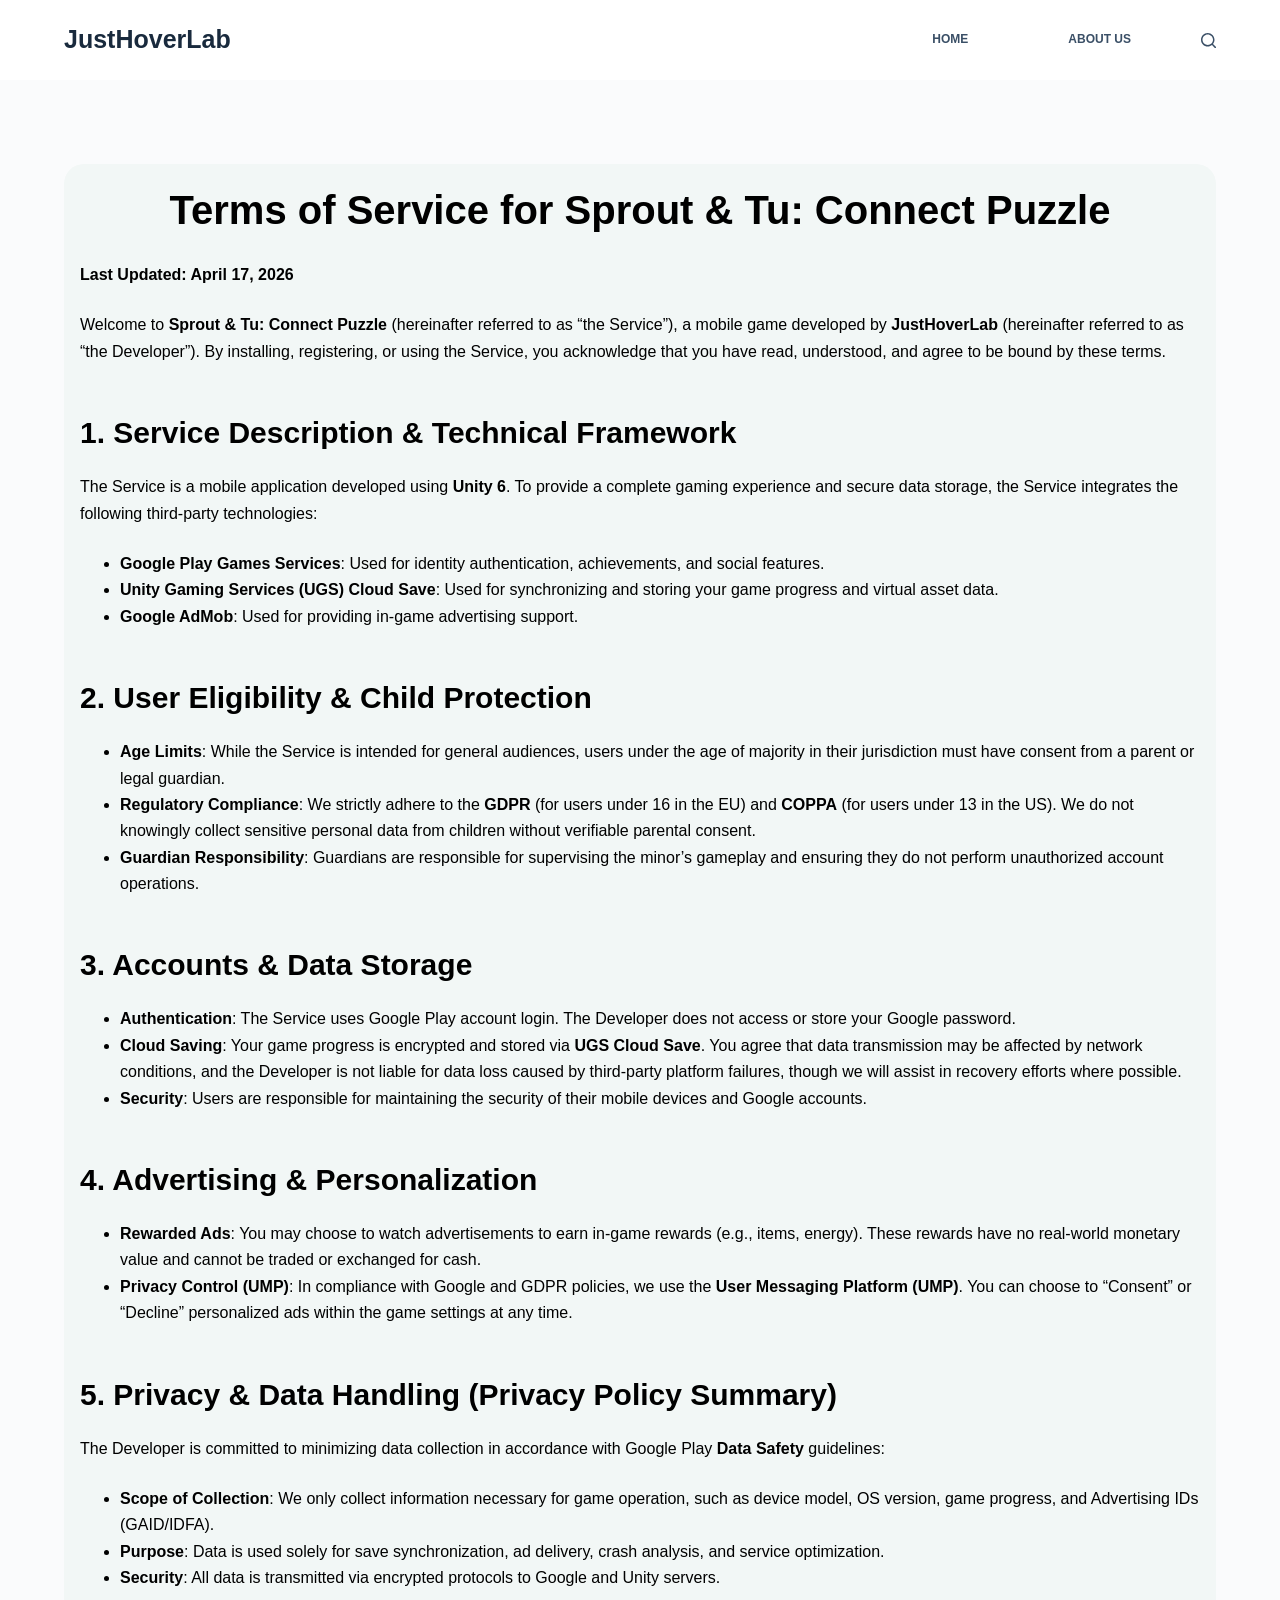
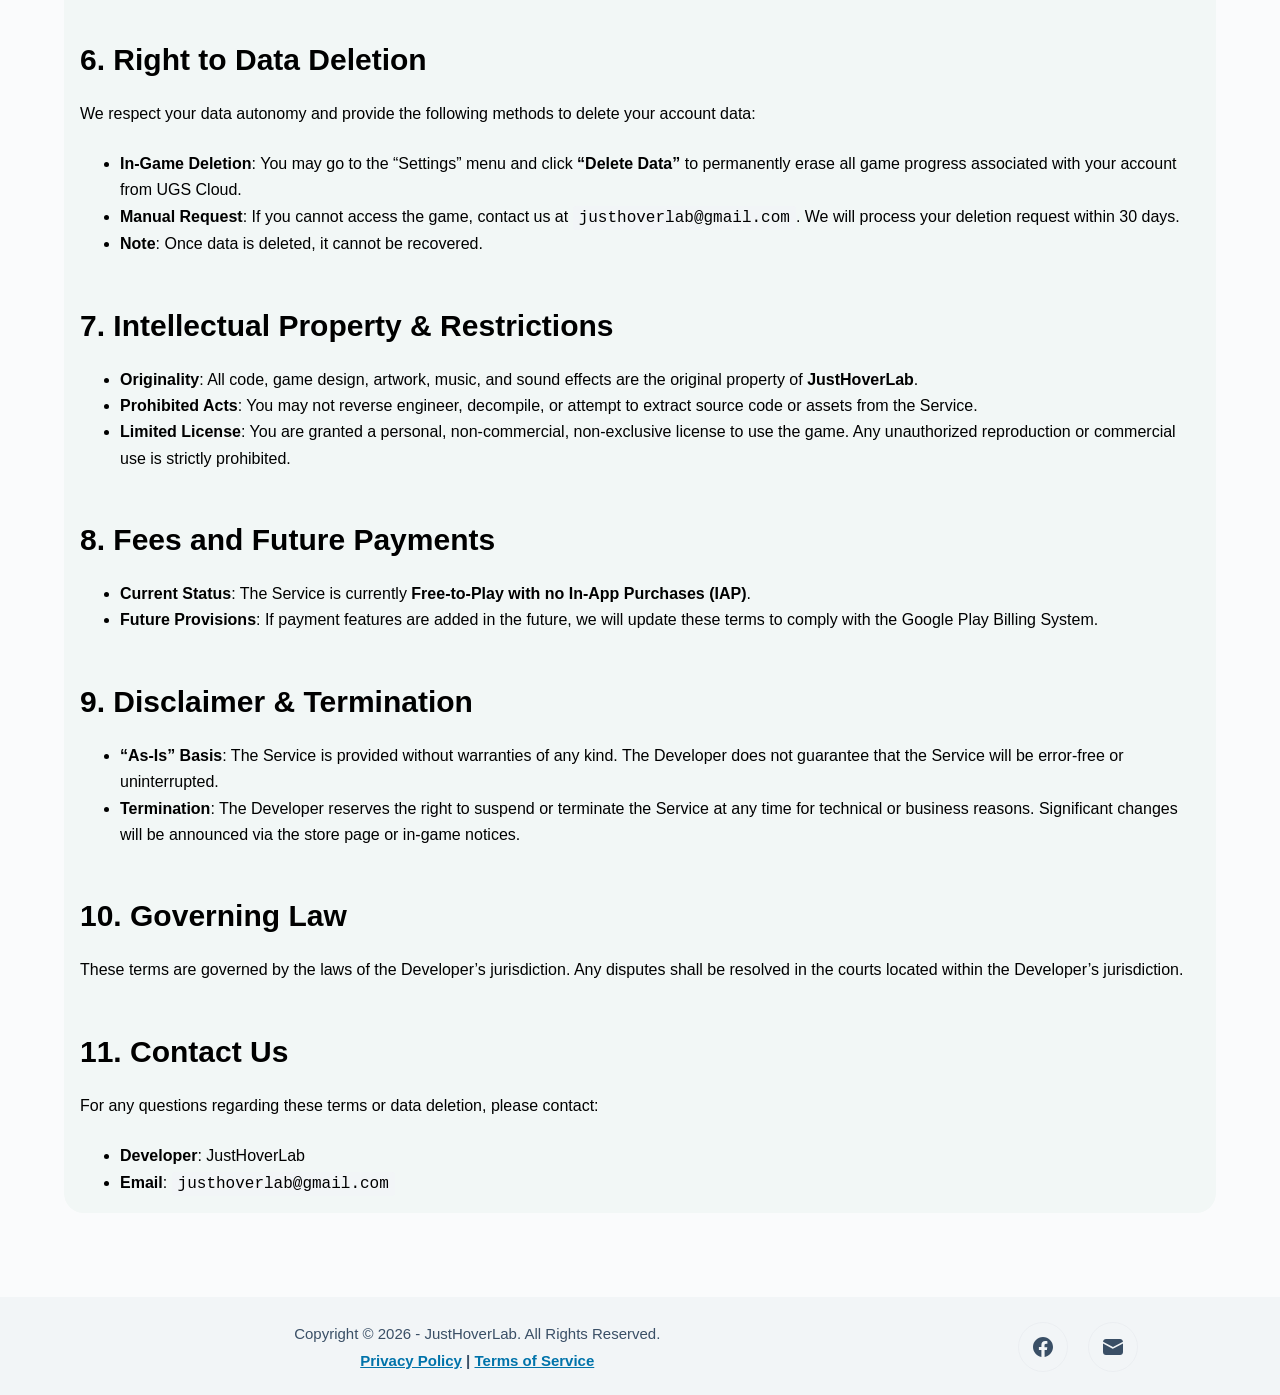
<file: terms-st/index.html>
<!DOCTYPE html>
<html lang="zh-TW">
<head><meta charset="UTF-8">
	
	
	<meta name="viewport" content="width=device-width, initial-scale=1, maximum-scale=5, viewport-fit=cover">
	<link rel="profile" href="https://gmpg.org/xfn/11">

	<title>Terms ST – justhoverlab</title>
<meta name="robots" content="max-image-preview:large">
<link rel="alternate" type="application/rss+xml" title="訂閱《justhoverlab》» 資訊提供" href="https://justhoverlab.github.io/feed/">
<link rel="alternate" type="application/rss+xml" title="訂閱《justhoverlab》» 留言的資訊提供" href="https://justhoverlab.github.io/comments/feed/">
<link rel="alternate" title="oEmbed (JSON)" type="application/json+oembed" href="https://justhoverlab.github.io/wp-json/oembed/1.0/embed?url=https%3A%2F%2Fjusthoverlab.github.io%2Fterms-st%2F">
<link rel="alternate" title="oEmbed (XML)" type="text/xml+oembed" href="https://justhoverlab.github.io/wp-json/oembed/1.0/embed?url=https%3A%2F%2Fjusthoverlab.github.io%2Fterms-st%2F&amp;format=xml">
<style id="wp-img-auto-sizes-contain-inline-css">
img:is([sizes=auto i],[sizes^="auto," i]){contain-intrinsic-size:3000px 1500px}
/*# sourceURL=wp-img-auto-sizes-contain-inline-css */
</style>
<style id="wp-block-library-inline-css">
:root{--wp-block-synced-color:#7a00df;--wp-block-synced-color--rgb:122,0,223;--wp-bound-block-color:var(--wp-block-synced-color);--wp-editor-canvas-background:#ddd;--wp-admin-theme-color:#007cba;--wp-admin-theme-color--rgb:0,124,186;--wp-admin-theme-color-darker-10:#006ba1;--wp-admin-theme-color-darker-10--rgb:0,107,160.5;--wp-admin-theme-color-darker-20:#005a87;--wp-admin-theme-color-darker-20--rgb:0,90,135;--wp-admin-border-width-focus:2px}@media (min-resolution:192dpi){:root{--wp-admin-border-width-focus:1.5px}}.wp-element-button{cursor:pointer}:root .has-very-light-gray-background-color{background-color:#eee}:root .has-very-dark-gray-background-color{background-color:#313131}:root .has-very-light-gray-color{color:#eee}:root .has-very-dark-gray-color{color:#313131}:root .has-vivid-green-cyan-to-vivid-cyan-blue-gradient-background{background:linear-gradient(135deg,#00d084,#0693e3)}:root .has-purple-crush-gradient-background{background:linear-gradient(135deg,#34e2e4,#4721fb 50%,#ab1dfe)}:root .has-hazy-dawn-gradient-background{background:linear-gradient(135deg,#faaca8,#dad0ec)}:root .has-subdued-olive-gradient-background{background:linear-gradient(135deg,#fafae1,#67a671)}:root .has-atomic-cream-gradient-background{background:linear-gradient(135deg,#fdd79a,#004a59)}:root .has-nightshade-gradient-background{background:linear-gradient(135deg,#330968,#31cdcf)}:root .has-midnight-gradient-background{background:linear-gradient(135deg,#020381,#2874fc)}:root{--wp--preset--font-size--normal:16px;--wp--preset--font-size--huge:42px}.has-regular-font-size{font-size:1em}.has-larger-font-size{font-size:2.625em}.has-normal-font-size{font-size:var(--wp--preset--font-size--normal)}.has-huge-font-size{font-size:var(--wp--preset--font-size--huge)}.has-text-align-center{text-align:center}.has-text-align-left{text-align:left}.has-text-align-right{text-align:right}.has-fit-text{white-space:nowrap!important}#end-resizable-editor-section{display:none}.aligncenter{clear:both}.items-justified-left{justify-content:flex-start}.items-justified-center{justify-content:center}.items-justified-right{justify-content:flex-end}.items-justified-space-between{justify-content:space-between}.screen-reader-text{border:0;clip-path:inset(50%);height:1px;margin:-1px;overflow:hidden;padding:0;position:absolute;width:1px;word-wrap:normal!important}.screen-reader-text:focus{background-color:#ddd;clip-path:none;color:#444;display:block;font-size:1em;height:auto;left:5px;line-height:normal;padding:15px 23px 14px;text-decoration:none;top:5px;width:auto;z-index:100000}html :where(.has-border-color){border-style:solid}html :where([style*=border-top-color]){border-top-style:solid}html :where([style*=border-right-color]){border-right-style:solid}html :where([style*=border-bottom-color]){border-bottom-style:solid}html :where([style*=border-left-color]){border-left-style:solid}html :where([style*=border-width]){border-style:solid}html :where([style*=border-top-width]){border-top-style:solid}html :where([style*=border-right-width]){border-right-style:solid}html :where([style*=border-bottom-width]){border-bottom-style:solid}html :where([style*=border-left-width]){border-left-style:solid}html :where(img[class*=wp-image-]){height:auto;max-width:100%}:where(figure){margin:0 0 1em}html :where(.is-position-sticky){--wp-admin--admin-bar--position-offset:var(--wp-admin--admin-bar--height,0px)}@media screen and (max-width:600px){html :where(.is-position-sticky){--wp-admin--admin-bar--position-offset:0px}}

/*# sourceURL=wp-block-library-inline-css */
</style>
<style id="wp-block-cover-inline-css">
.wp-block-cover,.wp-block-cover-image{align-items:center;background-position:50%;box-sizing:border-box;display:flex;justify-content:center;min-height:430px;overflow:hidden;overflow:clip;padding:1em;position:relative}.wp-block-cover .has-background-dim:not([class*=-background-color]),.wp-block-cover-image .has-background-dim:not([class*=-background-color]),.wp-block-cover-image.has-background-dim:not([class*=-background-color]),.wp-block-cover.has-background-dim:not([class*=-background-color]){background-color:#000}.wp-block-cover .has-background-dim.has-background-gradient,.wp-block-cover-image .has-background-dim.has-background-gradient{background-color:initial}.wp-block-cover-image.has-background-dim:before,.wp-block-cover.has-background-dim:before{background-color:inherit;content:""}.wp-block-cover .wp-block-cover__background,.wp-block-cover .wp-block-cover__gradient-background,.wp-block-cover-image .wp-block-cover__background,.wp-block-cover-image .wp-block-cover__gradient-background,.wp-block-cover-image.has-background-dim:not(.has-background-gradient):before,.wp-block-cover.has-background-dim:not(.has-background-gradient):before{bottom:0;left:0;opacity:.5;position:absolute;right:0;top:0}.wp-block-cover-image.has-background-dim.has-background-dim-10 .wp-block-cover__background,.wp-block-cover-image.has-background-dim.has-background-dim-10 .wp-block-cover__gradient-background,.wp-block-cover-image.has-background-dim.has-background-dim-10:not(.has-background-gradient):before,.wp-block-cover.has-background-dim.has-background-dim-10 .wp-block-cover__background,.wp-block-cover.has-background-dim.has-background-dim-10 .wp-block-cover__gradient-background,.wp-block-cover.has-background-dim.has-background-dim-10:not(.has-background-gradient):before{opacity:.1}.wp-block-cover-image.has-background-dim.has-background-dim-20 .wp-block-cover__background,.wp-block-cover-image.has-background-dim.has-background-dim-20 .wp-block-cover__gradient-background,.wp-block-cover-image.has-background-dim.has-background-dim-20:not(.has-background-gradient):before,.wp-block-cover.has-background-dim.has-background-dim-20 .wp-block-cover__background,.wp-block-cover.has-background-dim.has-background-dim-20 .wp-block-cover__gradient-background,.wp-block-cover.has-background-dim.has-background-dim-20:not(.has-background-gradient):before{opacity:.2}.wp-block-cover-image.has-background-dim.has-background-dim-30 .wp-block-cover__background,.wp-block-cover-image.has-background-dim.has-background-dim-30 .wp-block-cover__gradient-background,.wp-block-cover-image.has-background-dim.has-background-dim-30:not(.has-background-gradient):before,.wp-block-cover.has-background-dim.has-background-dim-30 .wp-block-cover__background,.wp-block-cover.has-background-dim.has-background-dim-30 .wp-block-cover__gradient-background,.wp-block-cover.has-background-dim.has-background-dim-30:not(.has-background-gradient):before{opacity:.3}.wp-block-cover-image.has-background-dim.has-background-dim-40 .wp-block-cover__background,.wp-block-cover-image.has-background-dim.has-background-dim-40 .wp-block-cover__gradient-background,.wp-block-cover-image.has-background-dim.has-background-dim-40:not(.has-background-gradient):before,.wp-block-cover.has-background-dim.has-background-dim-40 .wp-block-cover__background,.wp-block-cover.has-background-dim.has-background-dim-40 .wp-block-cover__gradient-background,.wp-block-cover.has-background-dim.has-background-dim-40:not(.has-background-gradient):before{opacity:.4}.wp-block-cover-image.has-background-dim.has-background-dim-50 .wp-block-cover__background,.wp-block-cover-image.has-background-dim.has-background-dim-50 .wp-block-cover__gradient-background,.wp-block-cover-image.has-background-dim.has-background-dim-50:not(.has-background-gradient):before,.wp-block-cover.has-background-dim.has-background-dim-50 .wp-block-cover__background,.wp-block-cover.has-background-dim.has-background-dim-50 .wp-block-cover__gradient-background,.wp-block-cover.has-background-dim.has-background-dim-50:not(.has-background-gradient):before{opacity:.5}.wp-block-cover-image.has-background-dim.has-background-dim-60 .wp-block-cover__background,.wp-block-cover-image.has-background-dim.has-background-dim-60 .wp-block-cover__gradient-background,.wp-block-cover-image.has-background-dim.has-background-dim-60:not(.has-background-gradient):before,.wp-block-cover.has-background-dim.has-background-dim-60 .wp-block-cover__background,.wp-block-cover.has-background-dim.has-background-dim-60 .wp-block-cover__gradient-background,.wp-block-cover.has-background-dim.has-background-dim-60:not(.has-background-gradient):before{opacity:.6}.wp-block-cover-image.has-background-dim.has-background-dim-70 .wp-block-cover__background,.wp-block-cover-image.has-background-dim.has-background-dim-70 .wp-block-cover__gradient-background,.wp-block-cover-image.has-background-dim.has-background-dim-70:not(.has-background-gradient):before,.wp-block-cover.has-background-dim.has-background-dim-70 .wp-block-cover__background,.wp-block-cover.has-background-dim.has-background-dim-70 .wp-block-cover__gradient-background,.wp-block-cover.has-background-dim.has-background-dim-70:not(.has-background-gradient):before{opacity:.7}.wp-block-cover-image.has-background-dim.has-background-dim-80 .wp-block-cover__background,.wp-block-cover-image.has-background-dim.has-background-dim-80 .wp-block-cover__gradient-background,.wp-block-cover-image.has-background-dim.has-background-dim-80:not(.has-background-gradient):before,.wp-block-cover.has-background-dim.has-background-dim-80 .wp-block-cover__background,.wp-block-cover.has-background-dim.has-background-dim-80 .wp-block-cover__gradient-background,.wp-block-cover.has-background-dim.has-background-dim-80:not(.has-background-gradient):before{opacity:.8}.wp-block-cover-image.has-background-dim.has-background-dim-90 .wp-block-cover__background,.wp-block-cover-image.has-background-dim.has-background-dim-90 .wp-block-cover__gradient-background,.wp-block-cover-image.has-background-dim.has-background-dim-90:not(.has-background-gradient):before,.wp-block-cover.has-background-dim.has-background-dim-90 .wp-block-cover__background,.wp-block-cover.has-background-dim.has-background-dim-90 .wp-block-cover__gradient-background,.wp-block-cover.has-background-dim.has-background-dim-90:not(.has-background-gradient):before{opacity:.9}.wp-block-cover-image.has-background-dim.has-background-dim-100 .wp-block-cover__background,.wp-block-cover-image.has-background-dim.has-background-dim-100 .wp-block-cover__gradient-background,.wp-block-cover-image.has-background-dim.has-background-dim-100:not(.has-background-gradient):before,.wp-block-cover.has-background-dim.has-background-dim-100 .wp-block-cover__background,.wp-block-cover.has-background-dim.has-background-dim-100 .wp-block-cover__gradient-background,.wp-block-cover.has-background-dim.has-background-dim-100:not(.has-background-gradient):before{opacity:1}.wp-block-cover .wp-block-cover__background.has-background-dim.has-background-dim-0,.wp-block-cover .wp-block-cover__gradient-background.has-background-dim.has-background-dim-0,.wp-block-cover-image .wp-block-cover__background.has-background-dim.has-background-dim-0,.wp-block-cover-image .wp-block-cover__gradient-background.has-background-dim.has-background-dim-0{opacity:0}.wp-block-cover .wp-block-cover__background.has-background-dim.has-background-dim-10,.wp-block-cover .wp-block-cover__gradient-background.has-background-dim.has-background-dim-10,.wp-block-cover-image .wp-block-cover__background.has-background-dim.has-background-dim-10,.wp-block-cover-image .wp-block-cover__gradient-background.has-background-dim.has-background-dim-10{opacity:.1}.wp-block-cover .wp-block-cover__background.has-background-dim.has-background-dim-20,.wp-block-cover .wp-block-cover__gradient-background.has-background-dim.has-background-dim-20,.wp-block-cover-image .wp-block-cover__background.has-background-dim.has-background-dim-20,.wp-block-cover-image .wp-block-cover__gradient-background.has-background-dim.has-background-dim-20{opacity:.2}.wp-block-cover .wp-block-cover__background.has-background-dim.has-background-dim-30,.wp-block-cover .wp-block-cover__gradient-background.has-background-dim.has-background-dim-30,.wp-block-cover-image .wp-block-cover__background.has-background-dim.has-background-dim-30,.wp-block-cover-image .wp-block-cover__gradient-background.has-background-dim.has-background-dim-30{opacity:.3}.wp-block-cover .wp-block-cover__background.has-background-dim.has-background-dim-40,.wp-block-cover .wp-block-cover__gradient-background.has-background-dim.has-background-dim-40,.wp-block-cover-image .wp-block-cover__background.has-background-dim.has-background-dim-40,.wp-block-cover-image .wp-block-cover__gradient-background.has-background-dim.has-background-dim-40{opacity:.4}.wp-block-cover .wp-block-cover__background.has-background-dim.has-background-dim-50,.wp-block-cover .wp-block-cover__gradient-background.has-background-dim.has-background-dim-50,.wp-block-cover-image .wp-block-cover__background.has-background-dim.has-background-dim-50,.wp-block-cover-image .wp-block-cover__gradient-background.has-background-dim.has-background-dim-50{opacity:.5}.wp-block-cover .wp-block-cover__background.has-background-dim.has-background-dim-60,.wp-block-cover .wp-block-cover__gradient-background.has-background-dim.has-background-dim-60,.wp-block-cover-image .wp-block-cover__background.has-background-dim.has-background-dim-60,.wp-block-cover-image .wp-block-cover__gradient-background.has-background-dim.has-background-dim-60{opacity:.6}.wp-block-cover .wp-block-cover__background.has-background-dim.has-background-dim-70,.wp-block-cover .wp-block-cover__gradient-background.has-background-dim.has-background-dim-70,.wp-block-cover-image .wp-block-cover__background.has-background-dim.has-background-dim-70,.wp-block-cover-image .wp-block-cover__gradient-background.has-background-dim.has-background-dim-70{opacity:.7}.wp-block-cover .wp-block-cover__background.has-background-dim.has-background-dim-80,.wp-block-cover .wp-block-cover__gradient-background.has-background-dim.has-background-dim-80,.wp-block-cover-image .wp-block-cover__background.has-background-dim.has-background-dim-80,.wp-block-cover-image .wp-block-cover__gradient-background.has-background-dim.has-background-dim-80{opacity:.8}.wp-block-cover .wp-block-cover__background.has-background-dim.has-background-dim-90,.wp-block-cover .wp-block-cover__gradient-background.has-background-dim.has-background-dim-90,.wp-block-cover-image .wp-block-cover__background.has-background-dim.has-background-dim-90,.wp-block-cover-image .wp-block-cover__gradient-background.has-background-dim.has-background-dim-90{opacity:.9}.wp-block-cover .wp-block-cover__background.has-background-dim.has-background-dim-100,.wp-block-cover .wp-block-cover__gradient-background.has-background-dim.has-background-dim-100,.wp-block-cover-image .wp-block-cover__background.has-background-dim.has-background-dim-100,.wp-block-cover-image .wp-block-cover__gradient-background.has-background-dim.has-background-dim-100{opacity:1}.wp-block-cover-image.alignleft,.wp-block-cover-image.alignright,.wp-block-cover.alignleft,.wp-block-cover.alignright{max-width:420px;width:100%}.wp-block-cover-image.aligncenter,.wp-block-cover-image.alignleft,.wp-block-cover-image.alignright,.wp-block-cover.aligncenter,.wp-block-cover.alignleft,.wp-block-cover.alignright{display:flex}.wp-block-cover .wp-block-cover__inner-container,.wp-block-cover-image .wp-block-cover__inner-container{color:inherit;position:relative;width:100%}.wp-block-cover-image.is-position-top-left,.wp-block-cover.is-position-top-left{align-items:flex-start;justify-content:flex-start}.wp-block-cover-image.is-position-top-center,.wp-block-cover.is-position-top-center{align-items:flex-start;justify-content:center}.wp-block-cover-image.is-position-top-right,.wp-block-cover.is-position-top-right{align-items:flex-start;justify-content:flex-end}.wp-block-cover-image.is-position-center-left,.wp-block-cover.is-position-center-left{align-items:center;justify-content:flex-start}.wp-block-cover-image.is-position-center-center,.wp-block-cover.is-position-center-center{align-items:center;justify-content:center}.wp-block-cover-image.is-position-center-right,.wp-block-cover.is-position-center-right{align-items:center;justify-content:flex-end}.wp-block-cover-image.is-position-bottom-left,.wp-block-cover.is-position-bottom-left{align-items:flex-end;justify-content:flex-start}.wp-block-cover-image.is-position-bottom-center,.wp-block-cover.is-position-bottom-center{align-items:flex-end;justify-content:center}.wp-block-cover-image.is-position-bottom-right,.wp-block-cover.is-position-bottom-right{align-items:flex-end;justify-content:flex-end}.wp-block-cover-image.has-custom-content-position.has-custom-content-position .wp-block-cover__inner-container,.wp-block-cover.has-custom-content-position.has-custom-content-position .wp-block-cover__inner-container{margin:0}.wp-block-cover-image.has-custom-content-position.has-custom-content-position.is-position-bottom-left .wp-block-cover__inner-container,.wp-block-cover-image.has-custom-content-position.has-custom-content-position.is-position-bottom-right .wp-block-cover__inner-container,.wp-block-cover-image.has-custom-content-position.has-custom-content-position.is-position-center-left .wp-block-cover__inner-container,.wp-block-cover-image.has-custom-content-position.has-custom-content-position.is-position-center-right .wp-block-cover__inner-container,.wp-block-cover-image.has-custom-content-position.has-custom-content-position.is-position-top-left .wp-block-cover__inner-container,.wp-block-cover-image.has-custom-content-position.has-custom-content-position.is-position-top-right .wp-block-cover__inner-container,.wp-block-cover.has-custom-content-position.has-custom-content-position.is-position-bottom-left .wp-block-cover__inner-container,.wp-block-cover.has-custom-content-position.has-custom-content-position.is-position-bottom-right .wp-block-cover__inner-container,.wp-block-cover.has-custom-content-position.has-custom-content-position.is-position-center-left .wp-block-cover__inner-container,.wp-block-cover.has-custom-content-position.has-custom-content-position.is-position-center-right .wp-block-cover__inner-container,.wp-block-cover.has-custom-content-position.has-custom-content-position.is-position-top-left .wp-block-cover__inner-container,.wp-block-cover.has-custom-content-position.has-custom-content-position.is-position-top-right .wp-block-cover__inner-container{margin:0;width:auto}.wp-block-cover .wp-block-cover__image-background,.wp-block-cover video.wp-block-cover__video-background,.wp-block-cover-image .wp-block-cover__image-background,.wp-block-cover-image video.wp-block-cover__video-background{border:none;bottom:0;box-shadow:none;height:100%;left:0;margin:0;max-height:none;max-width:none;object-fit:cover;outline:none;padding:0;position:absolute;right:0;top:0;width:100%}.wp-block-cover-image.has-parallax,.wp-block-cover.has-parallax,.wp-block-cover__image-background.has-parallax,video.wp-block-cover__video-background.has-parallax{background-attachment:fixed;background-repeat:no-repeat;background-size:cover}@supports (-webkit-touch-callout:inherit){.wp-block-cover-image.has-parallax,.wp-block-cover.has-parallax,.wp-block-cover__image-background.has-parallax,video.wp-block-cover__video-background.has-parallax{background-attachment:scroll}}@media (prefers-reduced-motion:reduce){.wp-block-cover-image.has-parallax,.wp-block-cover.has-parallax,.wp-block-cover__image-background.has-parallax,video.wp-block-cover__video-background.has-parallax{background-attachment:scroll}}.wp-block-cover-image.is-repeated,.wp-block-cover.is-repeated,.wp-block-cover__image-background.is-repeated,video.wp-block-cover__video-background.is-repeated{background-repeat:repeat;background-size:auto}.wp-block-cover-image-text,.wp-block-cover-image-text a,.wp-block-cover-image-text a:active,.wp-block-cover-image-text a:focus,.wp-block-cover-image-text a:hover,.wp-block-cover-text,.wp-block-cover-text a,.wp-block-cover-text a:active,.wp-block-cover-text a:focus,.wp-block-cover-text a:hover,section.wp-block-cover-image h2,section.wp-block-cover-image h2 a,section.wp-block-cover-image h2 a:active,section.wp-block-cover-image h2 a:focus,section.wp-block-cover-image h2 a:hover{color:#fff}.wp-block-cover-image .wp-block-cover.has-left-content{justify-content:flex-start}.wp-block-cover-image .wp-block-cover.has-right-content{justify-content:flex-end}.wp-block-cover-image.has-left-content .wp-block-cover-image-text,.wp-block-cover.has-left-content .wp-block-cover-text,section.wp-block-cover-image.has-left-content>h2{margin-left:0;text-align:left}.wp-block-cover-image.has-right-content .wp-block-cover-image-text,.wp-block-cover.has-right-content .wp-block-cover-text,section.wp-block-cover-image.has-right-content>h2{margin-right:0;text-align:right}.wp-block-cover .wp-block-cover-text,.wp-block-cover-image .wp-block-cover-image-text,section.wp-block-cover-image>h2{font-size:2em;line-height:1.25;margin-bottom:0;max-width:840px;padding:.44em;text-align:center;z-index:1}:where(.wp-block-cover-image:not(.has-text-color)),:where(.wp-block-cover:not(.has-text-color)){color:#fff}:where(.wp-block-cover-image.is-light:not(.has-text-color)),:where(.wp-block-cover.is-light:not(.has-text-color)){color:#000}:root :where(.wp-block-cover h1:not(.has-text-color)),:root :where(.wp-block-cover h2:not(.has-text-color)),:root :where(.wp-block-cover h3:not(.has-text-color)),:root :where(.wp-block-cover h4:not(.has-text-color)),:root :where(.wp-block-cover h5:not(.has-text-color)),:root :where(.wp-block-cover h6:not(.has-text-color)),:root :where(.wp-block-cover p:not(.has-text-color)){color:inherit}body:not(.editor-styles-wrapper) .wp-block-cover:not(.wp-block-cover:has(.wp-block-cover__background+.wp-block-cover__inner-container)) .wp-block-cover__image-background,body:not(.editor-styles-wrapper) .wp-block-cover:not(.wp-block-cover:has(.wp-block-cover__background+.wp-block-cover__inner-container)) .wp-block-cover__video-background{z-index:0}body:not(.editor-styles-wrapper) .wp-block-cover:not(.wp-block-cover:has(.wp-block-cover__background+.wp-block-cover__inner-container)) .wp-block-cover__background,body:not(.editor-styles-wrapper) .wp-block-cover:not(.wp-block-cover:has(.wp-block-cover__background+.wp-block-cover__inner-container)) .wp-block-cover__gradient-background,body:not(.editor-styles-wrapper) .wp-block-cover:not(.wp-block-cover:has(.wp-block-cover__background+.wp-block-cover__inner-container)) .wp-block-cover__inner-container,body:not(.editor-styles-wrapper) .wp-block-cover:not(.wp-block-cover:has(.wp-block-cover__background+.wp-block-cover__inner-container)).has-background-dim:not(.has-background-gradient):before{z-index:1}.has-modal-open body:not(.editor-styles-wrapper) .wp-block-cover:not(.wp-block-cover:has(.wp-block-cover__background+.wp-block-cover__inner-container)) .wp-block-cover__inner-container{z-index:auto}
/*# sourceURL=https://justhoverlab.github.io/wp-includes/blocks/cover/style.min.css */
</style>
<style id="wp-block-heading-inline-css">
h1:where(.wp-block-heading).has-background,h2:where(.wp-block-heading).has-background,h3:where(.wp-block-heading).has-background,h4:where(.wp-block-heading).has-background,h5:where(.wp-block-heading).has-background,h6:where(.wp-block-heading).has-background{padding:1.25em 2.375em}h1.has-text-align-left[style*=writing-mode]:where([style*=vertical-lr]),h1.has-text-align-right[style*=writing-mode]:where([style*=vertical-rl]),h2.has-text-align-left[style*=writing-mode]:where([style*=vertical-lr]),h2.has-text-align-right[style*=writing-mode]:where([style*=vertical-rl]),h3.has-text-align-left[style*=writing-mode]:where([style*=vertical-lr]),h3.has-text-align-right[style*=writing-mode]:where([style*=vertical-rl]),h4.has-text-align-left[style*=writing-mode]:where([style*=vertical-lr]),h4.has-text-align-right[style*=writing-mode]:where([style*=vertical-rl]),h5.has-text-align-left[style*=writing-mode]:where([style*=vertical-lr]),h5.has-text-align-right[style*=writing-mode]:where([style*=vertical-rl]),h6.has-text-align-left[style*=writing-mode]:where([style*=vertical-lr]),h6.has-text-align-right[style*=writing-mode]:where([style*=vertical-rl]){rotate:180deg}
/*# sourceURL=https://justhoverlab.github.io/wp-includes/blocks/heading/style.min.css */
</style>
<style id="wp-block-list-inline-css">
ol,ul{box-sizing:border-box}:root :where(.wp-block-list.has-background){padding:1.25em 2.375em}
/*# sourceURL=https://justhoverlab.github.io/wp-includes/blocks/list/style.min.css */
</style>
<style id="wp-block-paragraph-inline-css">
.is-small-text{font-size:.875em}.is-regular-text{font-size:1em}.is-large-text{font-size:2.25em}.is-larger-text{font-size:3em}.has-drop-cap:not(:focus):first-letter{float:left;font-size:8.4em;font-style:normal;font-weight:100;line-height:.68;margin:.05em .1em 0 0;text-transform:uppercase}body.rtl .has-drop-cap:not(:focus):first-letter{float:none;margin-left:.1em}p.has-drop-cap.has-background{overflow:hidden}:root :where(p.has-background){padding:1.25em 2.375em}:where(p.has-text-color:not(.has-link-color)) a{color:inherit}p.has-text-align-left[style*="writing-mode:vertical-lr"],p.has-text-align-right[style*="writing-mode:vertical-rl"]{rotate:180deg}
/*# sourceURL=https://justhoverlab.github.io/wp-includes/blocks/paragraph/style.min.css */
</style>
<style id="global-styles-inline-css">
:root{--wp--preset--aspect-ratio--square: 1;--wp--preset--aspect-ratio--4-3: 4/3;--wp--preset--aspect-ratio--3-4: 3/4;--wp--preset--aspect-ratio--3-2: 3/2;--wp--preset--aspect-ratio--2-3: 2/3;--wp--preset--aspect-ratio--16-9: 16/9;--wp--preset--aspect-ratio--9-16: 9/16;--wp--preset--color--black: #000000;--wp--preset--color--cyan-bluish-gray: #abb8c3;--wp--preset--color--white: #ffffff;--wp--preset--color--pale-pink: #f78da7;--wp--preset--color--vivid-red: #cf2e2e;--wp--preset--color--luminous-vivid-orange: #ff6900;--wp--preset--color--luminous-vivid-amber: #fcb900;--wp--preset--color--light-green-cyan: #7bdcb5;--wp--preset--color--vivid-green-cyan: #00d084;--wp--preset--color--pale-cyan-blue: #8ed1fc;--wp--preset--color--vivid-cyan-blue: #0693e3;--wp--preset--color--vivid-purple: #9b51e0;--wp--preset--color--palette-color-1: var(--theme-palette-color-1, #2872fa);--wp--preset--color--palette-color-2: var(--theme-palette-color-2, #1559ed);--wp--preset--color--palette-color-3: var(--theme-palette-color-3, #3A4F66);--wp--preset--color--palette-color-4: var(--theme-palette-color-4, #192a3d);--wp--preset--color--palette-color-5: var(--theme-palette-color-5, #F2F7F6);--wp--preset--color--palette-color-6: var(--theme-palette-color-6, #f2f5f7);--wp--preset--color--palette-color-7: var(--theme-palette-color-7, #FAFBFC);--wp--preset--color--palette-color-8: var(--theme-palette-color-8, #ffffff);--wp--preset--gradient--vivid-cyan-blue-to-vivid-purple: linear-gradient(135deg,rgb(6,147,227) 0%,rgb(155,81,224) 100%);--wp--preset--gradient--light-green-cyan-to-vivid-green-cyan: linear-gradient(135deg,rgb(122,220,180) 0%,rgb(0,208,130) 100%);--wp--preset--gradient--luminous-vivid-amber-to-luminous-vivid-orange: linear-gradient(135deg,rgb(252,185,0) 0%,rgb(255,105,0) 100%);--wp--preset--gradient--luminous-vivid-orange-to-vivid-red: linear-gradient(135deg,rgb(255,105,0) 0%,rgb(207,46,46) 100%);--wp--preset--gradient--very-light-gray-to-cyan-bluish-gray: linear-gradient(135deg,rgb(238,238,238) 0%,rgb(169,184,195) 100%);--wp--preset--gradient--cool-to-warm-spectrum: linear-gradient(135deg,rgb(74,234,220) 0%,rgb(151,120,209) 20%,rgb(207,42,186) 40%,rgb(238,44,130) 60%,rgb(251,105,98) 80%,rgb(254,248,76) 100%);--wp--preset--gradient--blush-light-purple: linear-gradient(135deg,rgb(255,206,236) 0%,rgb(152,150,240) 100%);--wp--preset--gradient--blush-bordeaux: linear-gradient(135deg,rgb(254,205,165) 0%,rgb(254,45,45) 50%,rgb(107,0,62) 100%);--wp--preset--gradient--luminous-dusk: linear-gradient(135deg,rgb(255,203,112) 0%,rgb(199,81,192) 50%,rgb(65,88,208) 100%);--wp--preset--gradient--pale-ocean: linear-gradient(135deg,rgb(255,245,203) 0%,rgb(182,227,212) 50%,rgb(51,167,181) 100%);--wp--preset--gradient--electric-grass: linear-gradient(135deg,rgb(202,248,128) 0%,rgb(113,206,126) 100%);--wp--preset--gradient--midnight: linear-gradient(135deg,rgb(2,3,129) 0%,rgb(40,116,252) 100%);--wp--preset--gradient--juicy-peach: linear-gradient(to right, #ffecd2 0%, #fcb69f 100%);--wp--preset--gradient--young-passion: linear-gradient(to right, #ff8177 0%, #ff867a 0%, #ff8c7f 21%, #f99185 52%, #cf556c 78%, #b12a5b 100%);--wp--preset--gradient--true-sunset: linear-gradient(to right, #fa709a 0%, #fee140 100%);--wp--preset--gradient--morpheus-den: linear-gradient(to top, #30cfd0 0%, #330867 100%);--wp--preset--gradient--plum-plate: linear-gradient(135deg, #667eea 0%, #764ba2 100%);--wp--preset--gradient--aqua-splash: linear-gradient(15deg, #13547a 0%, #80d0c7 100%);--wp--preset--gradient--love-kiss: linear-gradient(to top, #ff0844 0%, #ffb199 100%);--wp--preset--gradient--new-retrowave: linear-gradient(to top, #3b41c5 0%, #a981bb 49%, #ffc8a9 100%);--wp--preset--gradient--plum-bath: linear-gradient(to top, #cc208e 0%, #6713d2 100%);--wp--preset--gradient--high-flight: linear-gradient(to right, #0acffe 0%, #495aff 100%);--wp--preset--gradient--teen-party: linear-gradient(-225deg, #FF057C 0%, #8D0B93 50%, #321575 100%);--wp--preset--gradient--fabled-sunset: linear-gradient(-225deg, #231557 0%, #44107A 29%, #FF1361 67%, #FFF800 100%);--wp--preset--gradient--arielle-smile: radial-gradient(circle 248px at center, #16d9e3 0%, #30c7ec 47%, #46aef7 100%);--wp--preset--gradient--itmeo-branding: linear-gradient(180deg, #2af598 0%, #009efd 100%);--wp--preset--gradient--deep-blue: linear-gradient(to right, #6a11cb 0%, #2575fc 100%);--wp--preset--gradient--strong-bliss: linear-gradient(to right, #f78ca0 0%, #f9748f 19%, #fd868c 60%, #fe9a8b 100%);--wp--preset--gradient--sweet-period: linear-gradient(to top, #3f51b1 0%, #5a55ae 13%, #7b5fac 25%, #8f6aae 38%, #a86aa4 50%, #cc6b8e 62%, #f18271 75%, #f3a469 87%, #f7c978 100%);--wp--preset--gradient--purple-division: linear-gradient(to top, #7028e4 0%, #e5b2ca 100%);--wp--preset--gradient--cold-evening: linear-gradient(to top, #0c3483 0%, #a2b6df 100%, #6b8cce 100%, #a2b6df 100%);--wp--preset--gradient--mountain-rock: linear-gradient(to right, #868f96 0%, #596164 100%);--wp--preset--gradient--desert-hump: linear-gradient(to top, #c79081 0%, #dfa579 100%);--wp--preset--gradient--ethernal-constance: linear-gradient(to top, #09203f 0%, #537895 100%);--wp--preset--gradient--happy-memories: linear-gradient(-60deg, #ff5858 0%, #f09819 100%);--wp--preset--gradient--grown-early: linear-gradient(to top, #0ba360 0%, #3cba92 100%);--wp--preset--gradient--morning-salad: linear-gradient(-225deg, #B7F8DB 0%, #50A7C2 100%);--wp--preset--gradient--night-call: linear-gradient(-225deg, #AC32E4 0%, #7918F2 48%, #4801FF 100%);--wp--preset--gradient--mind-crawl: linear-gradient(-225deg, #473B7B 0%, #3584A7 51%, #30D2BE 100%);--wp--preset--gradient--angel-care: linear-gradient(-225deg, #FFE29F 0%, #FFA99F 48%, #FF719A 100%);--wp--preset--gradient--juicy-cake: linear-gradient(to top, #e14fad 0%, #f9d423 100%);--wp--preset--gradient--rich-metal: linear-gradient(to right, #d7d2cc 0%, #304352 100%);--wp--preset--gradient--mole-hall: linear-gradient(-20deg, #616161 0%, #9bc5c3 100%);--wp--preset--gradient--cloudy-knoxville: linear-gradient(120deg, #fdfbfb 0%, #ebedee 100%);--wp--preset--gradient--soft-grass: linear-gradient(to top, #c1dfc4 0%, #deecdd 100%);--wp--preset--gradient--saint-petersburg: linear-gradient(135deg, #f5f7fa 0%, #c3cfe2 100%);--wp--preset--gradient--everlasting-sky: linear-gradient(135deg, #fdfcfb 0%, #e2d1c3 100%);--wp--preset--gradient--kind-steel: linear-gradient(-20deg, #e9defa 0%, #fbfcdb 100%);--wp--preset--gradient--over-sun: linear-gradient(60deg, #abecd6 0%, #fbed96 100%);--wp--preset--gradient--premium-white: linear-gradient(to top, #d5d4d0 0%, #d5d4d0 1%, #eeeeec 31%, #efeeec 75%, #e9e9e7 100%);--wp--preset--gradient--clean-mirror: linear-gradient(45deg, #93a5cf 0%, #e4efe9 100%);--wp--preset--gradient--wild-apple: linear-gradient(to top, #d299c2 0%, #fef9d7 100%);--wp--preset--gradient--snow-again: linear-gradient(to top, #e6e9f0 0%, #eef1f5 100%);--wp--preset--gradient--confident-cloud: linear-gradient(to top, #dad4ec 0%, #dad4ec 1%, #f3e7e9 100%);--wp--preset--gradient--glass-water: linear-gradient(to top, #dfe9f3 0%, white 100%);--wp--preset--gradient--perfect-white: linear-gradient(-225deg, #E3FDF5 0%, #FFE6FA 100%);--wp--preset--font-size--small: 13px;--wp--preset--font-size--medium: 20px;--wp--preset--font-size--large: clamp(22px, 1.375rem + ((1vw - 3.2px) * 0.625), 30px);--wp--preset--font-size--x-large: clamp(30px, 1.875rem + ((1vw - 3.2px) * 1.563), 50px);--wp--preset--font-size--xx-large: clamp(45px, 2.813rem + ((1vw - 3.2px) * 2.734), 80px);--wp--preset--spacing--20: 0.44rem;--wp--preset--spacing--30: 0.67rem;--wp--preset--spacing--40: 1rem;--wp--preset--spacing--50: 1.5rem;--wp--preset--spacing--60: 2.25rem;--wp--preset--spacing--70: 3.38rem;--wp--preset--spacing--80: 5.06rem;--wp--preset--shadow--natural: 6px 6px 9px rgba(0, 0, 0, 0.2);--wp--preset--shadow--deep: 12px 12px 50px rgba(0, 0, 0, 0.4);--wp--preset--shadow--sharp: 6px 6px 0px rgba(0, 0, 0, 0.2);--wp--preset--shadow--outlined: 6px 6px 0px -3px rgb(255, 255, 255), 6px 6px rgb(0, 0, 0);--wp--preset--shadow--crisp: 6px 6px 0px rgb(0, 0, 0);}:root { --wp--style--global--content-size: var(--theme-block-max-width);--wp--style--global--wide-size: var(--theme-block-wide-max-width); }:where(body) { margin: 0; }.wp-site-blocks > .alignleft { float: left; margin-right: 2em; }.wp-site-blocks > .alignright { float: right; margin-left: 2em; }.wp-site-blocks > .aligncenter { justify-content: center; margin-left: auto; margin-right: auto; }:where(.wp-site-blocks) > * { margin-block-start: var(--theme-content-spacing); margin-block-end: 0; }:where(.wp-site-blocks) > :first-child { margin-block-start: 0; }:where(.wp-site-blocks) > :last-child { margin-block-end: 0; }:root { --wp--style--block-gap: var(--theme-content-spacing); }:root :where(.is-layout-flow) > :first-child{margin-block-start: 0;}:root :where(.is-layout-flow) > :last-child{margin-block-end: 0;}:root :where(.is-layout-flow) > *{margin-block-start: var(--theme-content-spacing);margin-block-end: 0;}:root :where(.is-layout-constrained) > :first-child{margin-block-start: 0;}:root :where(.is-layout-constrained) > :last-child{margin-block-end: 0;}:root :where(.is-layout-constrained) > *{margin-block-start: var(--theme-content-spacing);margin-block-end: 0;}:root :where(.is-layout-flex){gap: var(--theme-content-spacing);}:root :where(.is-layout-grid){gap: var(--theme-content-spacing);}.is-layout-flow > .alignleft{float: left;margin-inline-start: 0;margin-inline-end: 2em;}.is-layout-flow > .alignright{float: right;margin-inline-start: 2em;margin-inline-end: 0;}.is-layout-flow > .aligncenter{margin-left: auto !important;margin-right: auto !important;}.is-layout-constrained > .alignleft{float: left;margin-inline-start: 0;margin-inline-end: 2em;}.is-layout-constrained > .alignright{float: right;margin-inline-start: 2em;margin-inline-end: 0;}.is-layout-constrained > .aligncenter{margin-left: auto !important;margin-right: auto !important;}.is-layout-constrained > :where(:not(.alignleft):not(.alignright):not(.alignfull)){max-width: var(--wp--style--global--content-size);margin-left: auto !important;margin-right: auto !important;}.is-layout-constrained > .alignwide{max-width: var(--wp--style--global--wide-size);}body .is-layout-flex{display: flex;}.is-layout-flex{flex-wrap: wrap;align-items: center;}.is-layout-flex > :is(*, div){margin: 0;}body .is-layout-grid{display: grid;}.is-layout-grid > :is(*, div){margin: 0;}body{padding-top: 0px;padding-right: 0px;padding-bottom: 0px;padding-left: 0px;}:root :where(.wp-element-button, .wp-block-button__link){font-style: inherit;font-weight: inherit;letter-spacing: inherit;text-transform: inherit;}.has-black-color{color: var(--wp--preset--color--black) !important;}.has-cyan-bluish-gray-color{color: var(--wp--preset--color--cyan-bluish-gray) !important;}.has-white-color{color: var(--wp--preset--color--white) !important;}.has-pale-pink-color{color: var(--wp--preset--color--pale-pink) !important;}.has-vivid-red-color{color: var(--wp--preset--color--vivid-red) !important;}.has-luminous-vivid-orange-color{color: var(--wp--preset--color--luminous-vivid-orange) !important;}.has-luminous-vivid-amber-color{color: var(--wp--preset--color--luminous-vivid-amber) !important;}.has-light-green-cyan-color{color: var(--wp--preset--color--light-green-cyan) !important;}.has-vivid-green-cyan-color{color: var(--wp--preset--color--vivid-green-cyan) !important;}.has-pale-cyan-blue-color{color: var(--wp--preset--color--pale-cyan-blue) !important;}.has-vivid-cyan-blue-color{color: var(--wp--preset--color--vivid-cyan-blue) !important;}.has-vivid-purple-color{color: var(--wp--preset--color--vivid-purple) !important;}.has-palette-color-1-color{color: var(--wp--preset--color--palette-color-1) !important;}.has-palette-color-2-color{color: var(--wp--preset--color--palette-color-2) !important;}.has-palette-color-3-color{color: var(--wp--preset--color--palette-color-3) !important;}.has-palette-color-4-color{color: var(--wp--preset--color--palette-color-4) !important;}.has-palette-color-5-color{color: var(--wp--preset--color--palette-color-5) !important;}.has-palette-color-6-color{color: var(--wp--preset--color--palette-color-6) !important;}.has-palette-color-7-color{color: var(--wp--preset--color--palette-color-7) !important;}.has-palette-color-8-color{color: var(--wp--preset--color--palette-color-8) !important;}.has-black-background-color{background-color: var(--wp--preset--color--black) !important;}.has-cyan-bluish-gray-background-color{background-color: var(--wp--preset--color--cyan-bluish-gray) !important;}.has-white-background-color{background-color: var(--wp--preset--color--white) !important;}.has-pale-pink-background-color{background-color: var(--wp--preset--color--pale-pink) !important;}.has-vivid-red-background-color{background-color: var(--wp--preset--color--vivid-red) !important;}.has-luminous-vivid-orange-background-color{background-color: var(--wp--preset--color--luminous-vivid-orange) !important;}.has-luminous-vivid-amber-background-color{background-color: var(--wp--preset--color--luminous-vivid-amber) !important;}.has-light-green-cyan-background-color{background-color: var(--wp--preset--color--light-green-cyan) !important;}.has-vivid-green-cyan-background-color{background-color: var(--wp--preset--color--vivid-green-cyan) !important;}.has-pale-cyan-blue-background-color{background-color: var(--wp--preset--color--pale-cyan-blue) !important;}.has-vivid-cyan-blue-background-color{background-color: var(--wp--preset--color--vivid-cyan-blue) !important;}.has-vivid-purple-background-color{background-color: var(--wp--preset--color--vivid-purple) !important;}.has-palette-color-1-background-color{background-color: var(--wp--preset--color--palette-color-1) !important;}.has-palette-color-2-background-color{background-color: var(--wp--preset--color--palette-color-2) !important;}.has-palette-color-3-background-color{background-color: var(--wp--preset--color--palette-color-3) !important;}.has-palette-color-4-background-color{background-color: var(--wp--preset--color--palette-color-4) !important;}.has-palette-color-5-background-color{background-color: var(--wp--preset--color--palette-color-5) !important;}.has-palette-color-6-background-color{background-color: var(--wp--preset--color--palette-color-6) !important;}.has-palette-color-7-background-color{background-color: var(--wp--preset--color--palette-color-7) !important;}.has-palette-color-8-background-color{background-color: var(--wp--preset--color--palette-color-8) !important;}.has-black-border-color{border-color: var(--wp--preset--color--black) !important;}.has-cyan-bluish-gray-border-color{border-color: var(--wp--preset--color--cyan-bluish-gray) !important;}.has-white-border-color{border-color: var(--wp--preset--color--white) !important;}.has-pale-pink-border-color{border-color: var(--wp--preset--color--pale-pink) !important;}.has-vivid-red-border-color{border-color: var(--wp--preset--color--vivid-red) !important;}.has-luminous-vivid-orange-border-color{border-color: var(--wp--preset--color--luminous-vivid-orange) !important;}.has-luminous-vivid-amber-border-color{border-color: var(--wp--preset--color--luminous-vivid-amber) !important;}.has-light-green-cyan-border-color{border-color: var(--wp--preset--color--light-green-cyan) !important;}.has-vivid-green-cyan-border-color{border-color: var(--wp--preset--color--vivid-green-cyan) !important;}.has-pale-cyan-blue-border-color{border-color: var(--wp--preset--color--pale-cyan-blue) !important;}.has-vivid-cyan-blue-border-color{border-color: var(--wp--preset--color--vivid-cyan-blue) !important;}.has-vivid-purple-border-color{border-color: var(--wp--preset--color--vivid-purple) !important;}.has-palette-color-1-border-color{border-color: var(--wp--preset--color--palette-color-1) !important;}.has-palette-color-2-border-color{border-color: var(--wp--preset--color--palette-color-2) !important;}.has-palette-color-3-border-color{border-color: var(--wp--preset--color--palette-color-3) !important;}.has-palette-color-4-border-color{border-color: var(--wp--preset--color--palette-color-4) !important;}.has-palette-color-5-border-color{border-color: var(--wp--preset--color--palette-color-5) !important;}.has-palette-color-6-border-color{border-color: var(--wp--preset--color--palette-color-6) !important;}.has-palette-color-7-border-color{border-color: var(--wp--preset--color--palette-color-7) !important;}.has-palette-color-8-border-color{border-color: var(--wp--preset--color--palette-color-8) !important;}.has-vivid-cyan-blue-to-vivid-purple-gradient-background{background: var(--wp--preset--gradient--vivid-cyan-blue-to-vivid-purple) !important;}.has-light-green-cyan-to-vivid-green-cyan-gradient-background{background: var(--wp--preset--gradient--light-green-cyan-to-vivid-green-cyan) !important;}.has-luminous-vivid-amber-to-luminous-vivid-orange-gradient-background{background: var(--wp--preset--gradient--luminous-vivid-amber-to-luminous-vivid-orange) !important;}.has-luminous-vivid-orange-to-vivid-red-gradient-background{background: var(--wp--preset--gradient--luminous-vivid-orange-to-vivid-red) !important;}.has-very-light-gray-to-cyan-bluish-gray-gradient-background{background: var(--wp--preset--gradient--very-light-gray-to-cyan-bluish-gray) !important;}.has-cool-to-warm-spectrum-gradient-background{background: var(--wp--preset--gradient--cool-to-warm-spectrum) !important;}.has-blush-light-purple-gradient-background{background: var(--wp--preset--gradient--blush-light-purple) !important;}.has-blush-bordeaux-gradient-background{background: var(--wp--preset--gradient--blush-bordeaux) !important;}.has-luminous-dusk-gradient-background{background: var(--wp--preset--gradient--luminous-dusk) !important;}.has-pale-ocean-gradient-background{background: var(--wp--preset--gradient--pale-ocean) !important;}.has-electric-grass-gradient-background{background: var(--wp--preset--gradient--electric-grass) !important;}.has-midnight-gradient-background{background: var(--wp--preset--gradient--midnight) !important;}.has-juicy-peach-gradient-background{background: var(--wp--preset--gradient--juicy-peach) !important;}.has-young-passion-gradient-background{background: var(--wp--preset--gradient--young-passion) !important;}.has-true-sunset-gradient-background{background: var(--wp--preset--gradient--true-sunset) !important;}.has-morpheus-den-gradient-background{background: var(--wp--preset--gradient--morpheus-den) !important;}.has-plum-plate-gradient-background{background: var(--wp--preset--gradient--plum-plate) !important;}.has-aqua-splash-gradient-background{background: var(--wp--preset--gradient--aqua-splash) !important;}.has-love-kiss-gradient-background{background: var(--wp--preset--gradient--love-kiss) !important;}.has-new-retrowave-gradient-background{background: var(--wp--preset--gradient--new-retrowave) !important;}.has-plum-bath-gradient-background{background: var(--wp--preset--gradient--plum-bath) !important;}.has-high-flight-gradient-background{background: var(--wp--preset--gradient--high-flight) !important;}.has-teen-party-gradient-background{background: var(--wp--preset--gradient--teen-party) !important;}.has-fabled-sunset-gradient-background{background: var(--wp--preset--gradient--fabled-sunset) !important;}.has-arielle-smile-gradient-background{background: var(--wp--preset--gradient--arielle-smile) !important;}.has-itmeo-branding-gradient-background{background: var(--wp--preset--gradient--itmeo-branding) !important;}.has-deep-blue-gradient-background{background: var(--wp--preset--gradient--deep-blue) !important;}.has-strong-bliss-gradient-background{background: var(--wp--preset--gradient--strong-bliss) !important;}.has-sweet-period-gradient-background{background: var(--wp--preset--gradient--sweet-period) !important;}.has-purple-division-gradient-background{background: var(--wp--preset--gradient--purple-division) !important;}.has-cold-evening-gradient-background{background: var(--wp--preset--gradient--cold-evening) !important;}.has-mountain-rock-gradient-background{background: var(--wp--preset--gradient--mountain-rock) !important;}.has-desert-hump-gradient-background{background: var(--wp--preset--gradient--desert-hump) !important;}.has-ethernal-constance-gradient-background{background: var(--wp--preset--gradient--ethernal-constance) !important;}.has-happy-memories-gradient-background{background: var(--wp--preset--gradient--happy-memories) !important;}.has-grown-early-gradient-background{background: var(--wp--preset--gradient--grown-early) !important;}.has-morning-salad-gradient-background{background: var(--wp--preset--gradient--morning-salad) !important;}.has-night-call-gradient-background{background: var(--wp--preset--gradient--night-call) !important;}.has-mind-crawl-gradient-background{background: var(--wp--preset--gradient--mind-crawl) !important;}.has-angel-care-gradient-background{background: var(--wp--preset--gradient--angel-care) !important;}.has-juicy-cake-gradient-background{background: var(--wp--preset--gradient--juicy-cake) !important;}.has-rich-metal-gradient-background{background: var(--wp--preset--gradient--rich-metal) !important;}.has-mole-hall-gradient-background{background: var(--wp--preset--gradient--mole-hall) !important;}.has-cloudy-knoxville-gradient-background{background: var(--wp--preset--gradient--cloudy-knoxville) !important;}.has-soft-grass-gradient-background{background: var(--wp--preset--gradient--soft-grass) !important;}.has-saint-petersburg-gradient-background{background: var(--wp--preset--gradient--saint-petersburg) !important;}.has-everlasting-sky-gradient-background{background: var(--wp--preset--gradient--everlasting-sky) !important;}.has-kind-steel-gradient-background{background: var(--wp--preset--gradient--kind-steel) !important;}.has-over-sun-gradient-background{background: var(--wp--preset--gradient--over-sun) !important;}.has-premium-white-gradient-background{background: var(--wp--preset--gradient--premium-white) !important;}.has-clean-mirror-gradient-background{background: var(--wp--preset--gradient--clean-mirror) !important;}.has-wild-apple-gradient-background{background: var(--wp--preset--gradient--wild-apple) !important;}.has-snow-again-gradient-background{background: var(--wp--preset--gradient--snow-again) !important;}.has-confident-cloud-gradient-background{background: var(--wp--preset--gradient--confident-cloud) !important;}.has-glass-water-gradient-background{background: var(--wp--preset--gradient--glass-water) !important;}.has-perfect-white-gradient-background{background: var(--wp--preset--gradient--perfect-white) !important;}.has-small-font-size{font-size: var(--wp--preset--font-size--small) !important;}.has-medium-font-size{font-size: var(--wp--preset--font-size--medium) !important;}.has-large-font-size{font-size: var(--wp--preset--font-size--large) !important;}.has-x-large-font-size{font-size: var(--wp--preset--font-size--x-large) !important;}.has-xx-large-font-size{font-size: var(--wp--preset--font-size--xx-large) !important;}
/*# sourceURL=global-styles-inline-css */
</style>

<link rel="stylesheet" id="ct-main-styles-css" href="https://justhoverlab.github.io/wp-content/themes/blocksy/static/bundle/main.min.css?ver=2.1.38" media="all">
<link rel="https://api.w.org/" href="https://justhoverlab.github.io/wp-json/"><link rel="alternate" title="JSON" type="application/json" href="https://justhoverlab.github.io/wp-json/wp/v2/pages/58"><link rel="EditURI" type="application/rsd+xml" title="RSD" href="https://justhoverlab.github.io/xmlrpc.php?rsd">
<meta name="generator" content="WordPress 6.9.4">
<link rel="canonical" href="https://justhoverlab.github.io/terms-st/">
<link rel="shortlink" href="https://justhoverlab.github.io/?p=58">
<noscript><link rel="stylesheet" href="https://justhoverlab.github.io/wp-content/themes/blocksy/static/bundle/no-scripts.min.css" type="text/css"></noscript>
<style id="ct-main-styles-inline-css">[data-header*="type-1"] .ct-header [data-id="logo"] .site-logo-container {--logo-max-height:80px;} [data-header*="type-1"] .ct-header [data-id="logo"] .site-title {--theme-font-weight:700;--theme-font-style:normal;--theme-font-size:25px;--theme-line-height:1.5;--theme-link-initial-color:var(--theme-palette-color-4);} [data-header*="type-1"] .ct-header [data-id="menu"] {--menu-items-spacing:100px;--menu-items-gap:0px;} [data-header*="type-1"] .ct-header [data-id="menu"] > ul > li > a {--theme-font-weight:700;--theme-font-style:normal;--theme-text-transform:uppercase;--theme-font-size:12px;--theme-line-height:1.3;--theme-link-initial-color:var(--theme-text-color);} [data-header*="type-1"] .ct-header [data-id="menu"] .sub-menu .ct-menu-link {--theme-link-initial-color:var(--theme-palette-color-8);--theme-font-weight:500;--theme-font-style:normal;--theme-font-size:12px;} [data-header*="type-1"] .ct-header [data-id="menu"] .sub-menu {--dropdown-width:200px;--dropdown-divider:1px dashed rgba(255, 255, 255, 0.1);--theme-box-shadow:0px 10px 20px rgba(41, 51, 61, 0.1);--theme-border-radius:0px 0px 2px 2px;} [data-header*="type-1"] .ct-header [data-row*="middle"] {--height:80px;background-color:var(--theme-palette-color-8);background-image:none;--theme-border-top:none;--theme-border-bottom:none;--theme-box-shadow:none;} [data-header*="type-1"] .ct-header [data-row*="middle"] > div {--theme-border-top:none;--theme-border-bottom:none;} [data-header*="type-1"] [data-id="mobile-menu"] {--theme-font-weight:700;--theme-font-style:normal;--theme-font-size:20px;--theme-link-initial-color:#ffffff;--mobile-menu-divider:none;} [data-header*="type-1"] #offcanvas {--theme-box-shadow:0px 0px 70px rgba(0, 0, 0, 0.35);--side-panel-width:500px;--panel-content-height:100%;} [data-header*="type-1"] #offcanvas .ct-panel-inner {background-color:rgba(18, 21, 25, 0.98);} [data-header*="type-1"] [data-id="search"] {--theme-icon-size:15px;} [data-header*="type-1"] [data-id="search"] .ct-label {--theme-font-weight:600;--theme-font-style:normal;--theme-text-transform:uppercase;--theme-font-size:12px;} [data-header*="type-1"] #search-modal .ct-search-results {--theme-font-weight:500;--theme-font-style:normal;--theme-font-size:14px;--theme-line-height:1.4;} [data-header*="type-1"] #search-modal .ct-search-form {--theme-link-initial-color:#ffffff;--theme-form-text-initial-color:#ffffff;--theme-form-text-focus-color:#ffffff;--theme-form-field-border-initial-color:rgba(255, 255, 255, 0.2);--theme-button-text-initial-color:rgba(255, 255, 255, 0.7);--theme-button-text-hover-color:#ffffff;--theme-button-background-initial-color:var(--theme-palette-color-1);--theme-button-background-hover-color:var(--theme-palette-color-1);} [data-header*="type-1"] #search-modal {background-color:rgba(18, 21, 25, 0.98);} [data-header*="type-1"] [data-id="trigger"] {--theme-icon-size:18px;--toggle-button-radius:3px;} [data-header*="type-1"] [data-id="trigger"]:not([data-design="simple"]) {--toggle-button-padding:10px;} [data-header*="type-1"] [data-id="trigger"] .ct-label {--theme-font-weight:600;--theme-font-style:normal;--theme-text-transform:uppercase;--theme-font-size:12px;} [data-header*="type-1"] {--header-height:80px;} [data-header*="type-1"] .ct-header {background-image:none;} [data-footer*="type-1"] .ct-footer [data-row*="bottom"] > div {--container-spacing:25px;--theme-border:none;--theme-border-top:none;--theme-border-bottom:none;--grid-template-columns:3fr 1fr;} [data-footer*="type-1"] .ct-footer [data-row*="bottom"] .widget-title {--theme-font-size:16px;} [data-footer*="type-1"] .ct-footer [data-row*="bottom"] {--theme-border-top:none;--theme-border-bottom:none;background-color:transparent;} [data-footer*="type-1"] [data-id="copyright"] {--theme-font-weight:400;--theme-font-style:normal;--theme-font-size:15px;--theme-line-height:1.3;} [data-footer*="type-1"] [data-column="copyright"] {--horizontal-alignment:center;--vertical-alignment:center;} [data-footer*="type-1"] [data-id="socials"].ct-footer-socials {--theme-icon-size:20px;--items-spacing:20px;} [data-footer*="type-1"] [data-column="socials"] {--horizontal-alignment:center;--vertical-alignment:center;} [data-footer*="type-1"] [data-id="socials"].ct-footer-socials .ct-label {--theme-font-weight:600;--theme-font-style:normal;--theme-text-transform:uppercase;--theme-font-size:12px;--visibility:none;} [data-footer*="type-1"] [data-id="socials"].ct-footer-socials [data-color="custom"] {--background-color:rgba(218, 222, 228, 0.3);--background-hover-color:var(--theme-palette-color-1);} [data-footer*="type-1"][data-footer*="reveal"] .site-main {--footer-box-shadow:0px 30px 50px rgba(0, 0, 0, 0.1);} [data-footer*="type-1"] .ct-footer {background-color:var(--theme-palette-color-6);} [data-footer*="type-1"] footer.ct-container {--footer-container-bottom-offset:50px;--footer-container-padding:0px 35px;}:root {--theme-font-family:var(--theme-font-stack-default);--theme-font-weight:400;--theme-font-style:normal;--theme-text-transform:none;--theme-text-decoration:none;--theme-font-size:16px;--theme-line-height:1.65;--theme-letter-spacing:0em;--theme-button-font-weight:500;--theme-button-font-style:normal;--theme-button-font-size:15px;--has-classic-forms:var(--true);--has-modern-forms:var(--false);--theme-form-field-border-initial-color:var(--theme-border-color);--theme-form-field-border-focus-color:var(--theme-palette-color-1);--theme-form-selection-field-initial-color:var(--theme-border-color);--theme-form-selection-field-active-color:var(--theme-palette-color-1);--theme-palette-color-1:#2872fa;--theme-palette-color-2:#1559ed;--theme-palette-color-3:#3A4F66;--theme-palette-color-4:#192a3d;--theme-palette-color-5:#F2F7F6;--theme-palette-color-6:#f2f5f7;--theme-palette-color-7:#FAFBFC;--theme-palette-color-8:#ffffff;--theme-text-color:var(--theme-palette-color-3);--theme-link-initial-color:var(--theme-palette-color-1);--theme-link-hover-color:var(--theme-palette-color-2);--theme-selection-text-color:#ffffff;--theme-selection-background-color:var(--theme-palette-color-1);--theme-border-color:var(--theme-palette-color-5);--theme-headings-color:var(--theme-palette-color-4);--theme-content-spacing:1.5em;--theme-button-min-height:40px;--theme-button-shadow:none;--theme-button-transform:none;--theme-button-text-initial-color:#ffffff;--theme-button-text-hover-color:#ffffff;--theme-button-background-initial-color:var(--theme-palette-color-1);--theme-button-background-hover-color:var(--theme-palette-color-2);--theme-button-border:none;--theme-button-padding:5px 20px;--theme-normal-container-max-width:1290px;--theme-content-vertical-spacing:60px;--theme-container-edge-spacing:90vw;--theme-narrow-container-max-width:750px;--theme-wide-offset:130px;}h1 {--theme-font-weight:700;--theme-font-style:normal;--theme-font-size:40px;--theme-line-height:1.5;}h2 {--theme-font-weight:700;--theme-font-style:normal;--theme-font-size:35px;--theme-line-height:1.5;}h3 {--theme-font-weight:700;--theme-font-style:normal;--theme-font-size:30px;--theme-line-height:1.5;}h4 {--theme-font-weight:700;--theme-font-style:normal;--theme-font-size:25px;--theme-line-height:1.5;}h5 {--theme-font-weight:700;--theme-font-style:normal;--theme-font-size:20px;--theme-line-height:1.5;}h6 {--theme-font-weight:700;--theme-font-style:normal;--theme-font-size:16px;--theme-line-height:1.5;}.wp-block-pullquote {--theme-font-family:Georgia;--theme-font-weight:600;--theme-font-style:normal;--theme-font-size:25px;}pre, code, samp, kbd {--theme-font-family:monospace;--theme-font-weight:400;--theme-font-style:normal;--theme-font-size:16px;}figcaption {--theme-font-size:14px;}.ct-sidebar .widget-title {--theme-font-size:20px;}.ct-breadcrumbs {--theme-font-weight:600;--theme-font-style:normal;--theme-text-transform:uppercase;--theme-font-size:12px;}body {background-color:var(--theme-palette-color-7);background-image:none;} [data-prefix="single_blog_post"] .entry-header .page-title {--theme-font-size:30px;} [data-prefix="single_blog_post"] .entry-header .entry-meta {--theme-font-weight:600;--theme-font-style:normal;--theme-text-transform:uppercase;--theme-font-size:12px;--theme-line-height:1.3;} [data-prefix="categories"] .entry-header .page-title {--theme-font-size:30px;} [data-prefix="categories"] .entry-header .entry-meta {--theme-font-weight:600;--theme-font-style:normal;--theme-text-transform:uppercase;--theme-font-size:12px;--theme-line-height:1.3;} [data-prefix="search"] .entry-header .page-title {--theme-font-size:30px;} [data-prefix="search"] .entry-header .entry-meta {--theme-font-weight:600;--theme-font-style:normal;--theme-text-transform:uppercase;--theme-font-size:12px;--theme-line-height:1.3;} [data-prefix="author"] .entry-header .page-title {--theme-font-size:30px;} [data-prefix="author"] .entry-header .entry-meta {--theme-font-weight:600;--theme-font-style:normal;--theme-text-transform:uppercase;--theme-font-size:12px;--theme-line-height:1.3;} [data-prefix="author"] .hero-section[data-type="type-2"] {background-color:var(--theme-palette-color-6);background-image:none;--container-padding:50px 0px;} [data-prefix="blog"] .entries {--grid-template-columns:repeat(3, minmax(0, 1fr));} [data-prefix="blog"] .entry-card .entry-title {--theme-font-size:20px;--theme-line-height:1.3;} [data-prefix="blog"] .entry-card .entry-meta {--theme-font-weight:600;--theme-font-style:normal;--theme-text-transform:uppercase;--theme-font-size:12px;} [data-prefix="blog"] .entry-card {background-color:var(--theme-palette-color-8);--theme-box-shadow:0px 12px 18px -6px rgba(34, 56, 101, 0.04);} [data-prefix="blog"] [data-archive="default"] .card-content .entry-meta[data-id="meta_1"] {--card-element-spacing:15px;} [data-prefix="blog"] [data-archive="default"] .card-content .ct-media-container {--card-element-spacing:30px;} [data-prefix="blog"] [data-archive="default"] .card-content .entry-meta[data-id="meta_2"] {--card-element-spacing:15px;} [data-prefix="categories"] .entries {--grid-template-columns:repeat(3, minmax(0, 1fr));} [data-prefix="categories"] .entry-card .entry-title {--theme-font-size:20px;--theme-line-height:1.3;} [data-prefix="categories"] .entry-card .entry-meta {--theme-font-weight:600;--theme-font-style:normal;--theme-text-transform:uppercase;--theme-font-size:12px;} [data-prefix="categories"] .entry-card {background-color:var(--theme-palette-color-8);--theme-box-shadow:0px 12px 18px -6px rgba(34, 56, 101, 0.04);} [data-prefix="categories"] [data-archive="default"] .card-content .entry-meta[data-id="meta_1"] {--card-element-spacing:15px;} [data-prefix="categories"] [data-archive="default"] .card-content .ct-media-container {--card-element-spacing:30px;} [data-prefix="categories"] [data-archive="default"] .card-content .entry-meta[data-id="meta_2"] {--card-element-spacing:15px;} [data-prefix="author"] .entries {--grid-template-columns:repeat(3, minmax(0, 1fr));} [data-prefix="author"] .entry-card .entry-title {--theme-font-size:20px;--theme-line-height:1.3;} [data-prefix="author"] .entry-card .entry-meta {--theme-font-weight:600;--theme-font-style:normal;--theme-text-transform:uppercase;--theme-font-size:12px;} [data-prefix="author"] .entry-card {background-color:var(--theme-palette-color-8);--theme-box-shadow:0px 12px 18px -6px rgba(34, 56, 101, 0.04);} [data-prefix="author"] [data-archive="default"] .card-content .entry-meta[data-id="meta_1"] {--card-element-spacing:15px;} [data-prefix="author"] [data-archive="default"] .card-content .ct-media-container {--card-element-spacing:30px;} [data-prefix="author"] [data-archive="default"] .card-content .entry-meta[data-id="meta_2"] {--card-element-spacing:15px;} [data-prefix="search"] .entries {--grid-template-columns:repeat(3, minmax(0, 1fr));} [data-prefix="search"] .entry-card .entry-title {--theme-font-size:20px;--theme-line-height:1.3;} [data-prefix="search"] .entry-card .entry-meta {--theme-font-weight:600;--theme-font-style:normal;--theme-text-transform:uppercase;--theme-font-size:12px;} [data-prefix="search"] .entry-card {background-color:var(--theme-palette-color-8);--theme-box-shadow:0px 12px 18px -6px rgba(34, 56, 101, 0.04);} [data-prefix="search"] [data-archive="default"] .card-content .entry-meta[data-id="meta_1"] {--card-element-spacing:15px;} [data-prefix="search"] [data-archive="default"] .card-content .ct-media-container {--card-element-spacing:30px;} [data-prefix="search"] [data-archive="default"] .card-content .entry-meta[data-id="meta_2"] {--card-element-spacing:15px;}form textarea {--theme-form-field-height:170px;}.ct-sidebar {--theme-link-initial-color:var(--theme-text-color);}aside[data-type="type-3"] {--theme-border:1px solid rgba(224, 229, 235, 0.8);} [data-prefix="single_blog_post"] [class*="ct-container"] > article[class*="post"] {--has-boxed:var(--false);--has-wide:var(--true);} [data-prefix="single_page"] [class*="ct-container"] > article[class*="post"] {--has-boxed:var(--false);--has-wide:var(--true);}@media (max-width: 999.98px) {[data-header*="type-1"] #offcanvas {--side-panel-width:65vw;} [data-footer*="type-1"] .ct-footer [data-row*="bottom"] > div {--grid-template-columns:initial;} [data-footer*="type-1"] footer.ct-container {--footer-container-padding:0vw 4vw;} [data-prefix="blog"] .entries {--grid-template-columns:repeat(2, minmax(0, 1fr));} [data-prefix="categories"] .entries {--grid-template-columns:repeat(2, minmax(0, 1fr));} [data-prefix="author"] .entries {--grid-template-columns:repeat(2, minmax(0, 1fr));} [data-prefix="search"] .entries {--grid-template-columns:repeat(2, minmax(0, 1fr));}}@media (max-width: 689.98px) {[data-header*="type-1"] #offcanvas {--side-panel-width:90vw;} [data-footer*="type-1"] .ct-footer [data-row*="bottom"] > div {--container-spacing:15px;--grid-template-columns:initial;} [data-footer*="type-1"] footer.ct-container {--footer-container-padding:0vw 5vw;} [data-prefix="blog"] .entries {--grid-template-columns:repeat(1, minmax(0, 1fr));} [data-prefix="blog"] .entry-card .entry-title {--theme-font-size:18px;} [data-prefix="categories"] .entries {--grid-template-columns:repeat(1, minmax(0, 1fr));} [data-prefix="categories"] .entry-card .entry-title {--theme-font-size:18px;} [data-prefix="author"] .entries {--grid-template-columns:repeat(1, minmax(0, 1fr));} [data-prefix="author"] .entry-card .entry-title {--theme-font-size:18px;} [data-prefix="search"] .entries {--grid-template-columns:repeat(1, minmax(0, 1fr));} [data-prefix="search"] .entry-card .entry-title {--theme-font-size:18px;}:root {--theme-content-vertical-spacing:50px;--theme-container-edge-spacing:88vw;}}</style>
	</head>


<body class="wp-singular page-template-default page page-id-58 wp-embed-responsive wp-theme-blocksy" data-link="type-2" data-prefix="single_page" data-header="type-1" data-footer="type-1" itemscope="itemscope" itemtype="https://schema.org/WebPage">

<a class="skip-link screen-reader-text" href="#main">跳至主要內容</a><div class="ct-drawer-canvas" data-location="start">
		<div id="search-modal" class="ct-panel" data-behaviour="modal" role="dialog" aria-label="搜尋對話框" inert>
			<div class="ct-panel-actions">
				<button class="ct-toggle-close" data-type="type-1" aria-label="關閉搜尋互動視窗">
					<svg class="ct-icon" width="12" height="12" viewbox="0 0 15 15"><path d="M1 15a1 1 0 01-.71-.29 1 1 0 010-1.41l5.8-5.8-5.8-5.8A1 1 0 011.7.29l5.8 5.8 5.8-5.8a1 1 0 011.41 1.41l-5.8 5.8 5.8 5.8a1 1 0 01-1.41 1.41l-5.8-5.8-5.8 5.8A1 1 0 011 15z"></path></svg>				</button>
			</div>

			<div class="ct-panel-content">
				

<form role="search" method="get" class="ct-search-form" action="http://justhoverlab.local/" aria-haspopup="listbox" data-live-results="thumbs">

	<input type="search" class="modal-field" placeholder="搜尋" value="" name="s" autocomplete="off" title="搜尋..." aria-label="搜尋...">

	<div class="ct-search-form-controls">
		
		<button type="submit" class="wp-element-button" data-button="icon" aria-label="搜尋按鈕">
			<svg class="ct-icon ct-search-button-content" aria-hidden="true" width="15" height="15" viewbox="0 0 15 15"><path d="M14.8,13.7L12,11c0.9-1.2,1.5-2.6,1.5-4.2c0-3.7-3-6.8-6.8-6.8S0,3,0,6.8s3,6.8,6.8,6.8c1.6,0,3.1-0.6,4.2-1.5l2.8,2.8c0.1,0.1,0.3,0.2,0.5,0.2s0.4-0.1,0.5-0.2C15.1,14.5,15.1,14,14.8,13.7z M1.5,6.8c0-2.9,2.4-5.2,5.2-5.2S12,3.9,12,6.8S9.6,12,6.8,12S1.5,9.6,1.5,6.8z"></path></svg>
			<span class="ct-ajax-loader">
				<svg viewbox="0 0 24 24">
					<circle cx="12" cy="12" r="10" opacity="0.2" fill="none" stroke="currentColor" stroke-miterlimit="10" stroke-width="2"></circle>

					<path d="m12,2c5.52,0,10,4.48,10,10" fill="none" stroke="currentColor" stroke-linecap="round" stroke-miterlimit="10" stroke-width="2">
						<animatetransform attributename="transform" attributetype="XML" type="rotate" dur="0.6s" from="0 12 12" to="360 12 12" repeatcount="indefinite"></animatetransform>
					</path>
				</svg>
			</span>
		</button>

		
					<input type="hidden" name="ct_post_type" value="post:page">
		
		

			</div>

			<div class="screen-reader-text" aria-live="polite" role="status">
			找不到符合條件的結果		</div>
	
</form>


			</div>
		</div>

		<div id="offcanvas" class="ct-panel ct-header" data-behaviour="right-side" role="dialog" aria-label="滑入對話框" inert=""><div class="ct-panel-inner">
				<div class="ct-panel-actions">
					
					
				<button class="ct-toggle-close" data-type="type-1" aria-label="關閉側選單">
					<svg class="ct-icon" width="12" height="12" viewbox="0 0 15 15"><path d="M1 15a1 1 0 01-.71-.29 1 1 0 010-1.41l5.8-5.8-5.8-5.8A1 1 0 011.7.29l5.8 5.8 5.8-5.8a1 1 0 011.41 1.41l-5.8 5.8 5.8 5.8a1 1 0 01-1.41 1.41l-5.8-5.8-5.8 5.8A1 1 0 011 15z"></path></svg>
				</button>
			
				</div>
			<div class="ct-panel-content" data-device="desktop"><div class="ct-panel-content-inner"></div></div><div class="ct-panel-content" data-device="mobile"><div class="ct-panel-content-inner">
<nav class="mobile-menu menu-container has-submenu" data-id="mobile-menu" data-interaction="click" data-toggle-type="type-1" data-submenu-dots="yes">

	<ul><li class="page_item page-item-18"><a href="https://justhoverlab.github.io/about-us/" class="ct-menu-link">About Us</a></li><li class="page_item page-item-5"><a href="https://justhoverlab.github.io/" class="ct-menu-link">Home</a></li><li class="page_item page-item-56"><a href="https://justhoverlab.github.io/privacy-st/" class="ct-menu-link">Privacy ST</a></li><li class="page_item page-item-58 current_page_item current-menu-item"><span class="ct-sub-menu-parent"><a href="https://justhoverlab.github.io/terms-st/" aria-current="page" class="ct-menu-link">Terms ST</a></span></li></ul></nav>

</div></div></div></div></div>
<div id="main-container">
	<header id="header" class="ct-header" data-id="type-1" itemscope="" itemtype="https://schema.org/WPHeader"><div data-device="desktop"><div data-row="middle" data-column-set="2"><div class="ct-container"><div data-column="start" data-placements="1"><div data-items="primary">
<div class="site-branding" data-id="logo" itemscope="itemscope" itemtype="https://schema.org/Organization">

	
			<div class="site-title-container">
			<span class="site-title " itemprop="name"><a href="https://justhoverlab.github.io/" rel="home" itemprop="url">JustHoverLab</a></span>					</div>
	  </div>

</div></div><div data-column="end" data-placements="1"><div data-items="primary">
<nav id="header-menu-1" class="header-menu-1 menu-container" data-id="menu" data-interaction="hover" data-menu="type-2:default" data-dropdown="type-1:simple" data-responsive="no" itemscope="" itemtype="https://schema.org/SiteNavigationElement" aria-label="MainMenu">

	<ul id="menu-mainmenu" class="menu"><li id="menu-item-40" class="menu-item menu-item-type-post_type menu-item-object-page menu-item-home menu-item-40"><a href="https://justhoverlab.github.io/" class="ct-menu-link">Home</a></li>
<li id="menu-item-41" class="menu-item menu-item-type-post_type menu-item-object-page menu-item-41"><a href="https://justhoverlab.github.io/about-us/" class="ct-menu-link">About Us</a></li>
</ul></nav>


<button class="ct-header-search ct-toggle " data-toggle-panel="#search-modal" aria-controls="search-modal" aria-label="搜尋" data-label="left" data-id="search">

	<span class="ct-label ct-hidden-sm ct-hidden-md ct-hidden-lg" aria-hidden="true">搜尋</span>

	<svg class="ct-icon" aria-hidden="true" width="15" height="15" viewbox="0 0 15 15"><path d="M14.8,13.7L12,11c0.9-1.2,1.5-2.6,1.5-4.2c0-3.7-3-6.8-6.8-6.8S0,3,0,6.8s3,6.8,6.8,6.8c1.6,0,3.1-0.6,4.2-1.5l2.8,2.8c0.1,0.1,0.3,0.2,0.5,0.2s0.4-0.1,0.5-0.2C15.1,14.5,15.1,14,14.8,13.7z M1.5,6.8c0-2.9,2.4-5.2,5.2-5.2S12,3.9,12,6.8S9.6,12,6.8,12S1.5,9.6,1.5,6.8z"></path></svg></button>
</div></div></div></div></div><div data-device="mobile"><div data-row="middle" data-column-set="2"><div class="ct-container"><div data-column="start" data-placements="1"><div data-items="primary">
<div class="site-branding" data-id="logo">

	
			<div class="site-title-container">
			<span class="site-title "><a href="https://justhoverlab.github.io/" rel="home">JustHoverLab</a></span>					</div>
	  </div>

</div></div><div data-column="end" data-placements="1"><div data-items="primary">
<button class="ct-header-trigger ct-toggle " data-toggle-panel="#offcanvas" aria-controls="offcanvas" data-design="simple" data-label="right" aria-label="選單" data-id="trigger">

	<span class="ct-label ct-hidden-sm ct-hidden-md ct-hidden-lg" aria-hidden="true">選單</span>

	<svg class="ct-icon" width="18" height="14" viewbox="0 0 18 14" data-type="type-1" aria-hidden="true">
		<rect y="0.00" width="18" height="1.7" rx="1"></rect>
		<rect y="6.15" width="18" height="1.7" rx="1"></rect>
		<rect y="12.3" width="18" height="1.7" rx="1"></rect>
	</svg></button>
</div></div></div></div></div></header>
	<main id="main" class="site-main hfeed">

		
	<div class="ct-container-full" data-content="normal" data-vertical-spacing="top:bottom">

		
		
	<article id="post-58" class="post-58 page type-page status-publish hentry">

		
		
		
		<div class="entry-content is-layout-constrained">
			
<p class="has-text-align-center"></p>



<div class="wp-block-cover is-light" style="border-top-left-radius:20px;border-top-right-radius:20px;border-bottom-left-radius:20px;border-bottom-right-radius:20px"><span aria-hidden="true" class="wp-block-cover__background has-background-dim-100 has-background-dim" style="background-color:#f2f7f6"></span><div class="wp-block-cover__inner-container is-layout-constrained wp-block-cover-is-layout-constrained">
<h1 class="wp-block-heading has-text-align-center">Terms of Service for Sprout &amp; Tu: Connect Puzzle</h1>



<p id="p-rc_e5943386e09ac017-85"><strong>Last Updated: April 17, 2026</strong> <sup></sup></p>



<p id="p-rc_e5943386e09ac017-86">Welcome to <strong>Sprout &amp; Tu: Connect Puzzle</strong> (hereinafter referred to as “the Service”), a mobile game developed by <strong>JustHoverLab</strong> (hereinafter referred to as “the Developer”)<sup></sup>. By installing, registering, or using the Service, you acknowledge that you have read, understood, and agree to be bound by these terms<sup></sup>.</p>



<h3 class="wp-block-heading">1. Service Description &amp; Technical Framework</h3>



<p id="p-rc_e5943386e09ac017-87">The Service is a mobile application developed using <strong>Unity 6</strong><sup></sup>. To provide a complete gaming experience and secure data storage, the Service integrates the following third-party technologies<sup></sup>:</p>



<ul class="wp-block-list">
<li><strong>Google Play Games Services</strong>: Used for identity authentication, achievements, and social features.</li>



<li><strong>Unity Gaming Services (UGS) Cloud Save</strong>: Used for synchronizing and storing your game progress and virtual asset data.</li>



<li><strong>Google AdMob</strong>: Used for providing in-game advertising support.</li>
</ul>



<h3 class="wp-block-heading">2. User Eligibility &amp; Child Protection</h3>



<ul class="wp-block-list">
<li><strong>Age Limits</strong>: While the Service is intended for general audiences, users under the age of majority in their jurisdiction must have consent from a parent or legal guardian.</li>



<li><strong>Regulatory Compliance</strong>: We strictly adhere to the <strong>GDPR</strong> (for users under 16 in the EU) and <strong>COPPA</strong> (for users under 13 in the US). We do not knowingly collect sensitive personal data from children without verifiable parental consent.</li>



<li><strong>Guardian Responsibility</strong>: Guardians are responsible for supervising the minor’s gameplay and ensuring they do not perform unauthorized account operations.</li>
</ul>



<h3 class="wp-block-heading">3. Accounts &amp; Data Storage</h3>



<ul class="wp-block-list">
<li><strong>Authentication</strong>: The Service uses Google Play account login. The Developer does not access or store your Google password.</li>



<li><strong>Cloud Saving</strong>: Your game progress is encrypted and stored via <strong>UGS Cloud Save</strong>. You agree that data transmission may be affected by network conditions, and the Developer is not liable for data loss caused by third-party platform failures, though we will assist in recovery efforts where possible.</li>



<li><strong>Security</strong>: Users are responsible for maintaining the security of their mobile devices and Google accounts.</li>
</ul>



<h3 class="wp-block-heading">4. Advertising &amp; Personalization</h3>



<ul class="wp-block-list">
<li><strong>Rewarded Ads</strong>: You may choose to watch advertisements to earn in-game rewards (e.g., items, energy). These rewards have no real-world monetary value and cannot be traded or exchanged for cash.</li>



<li><strong>Privacy Control (UMP)</strong>: In compliance with Google and GDPR policies, we use the <strong>User Messaging Platform (UMP)</strong>. You can choose to “Consent” or “Decline” personalized ads within the game settings at any time.</li>
</ul>



<h3 class="wp-block-heading">5. Privacy &amp; Data Handling (Privacy Policy Summary)</h3>



<p id="p-rc_e5943386e09ac017-99">The Developer is committed to minimizing data collection in accordance with Google Play <strong>Data Safety</strong> guidelines<sup></sup>:</p>



<ul class="wp-block-list">
<li><strong>Scope of Collection</strong>: We only collect information necessary for game operation, such as device model, OS version, game progress, and Advertising IDs (GAID/IDFA).</li>



<li><strong>Purpose</strong>: Data is used solely for save synchronization, ad delivery, crash analysis, and service optimization.</li>



<li><strong>Security</strong>: All data is transmitted via encrypted protocols to Google and Unity servers.</li>
</ul>



<h3 class="wp-block-heading">6. Right to Data Deletion</h3>



<p id="p-rc_e5943386e09ac017-103">We respect your data autonomy and provide the following methods to delete your account data<sup></sup>:</p>



<ul class="wp-block-list">
<li><strong>In-Game Deletion</strong>: You may go to the “Settings” menu and click <strong>“Delete Data”</strong> to permanently erase all game progress associated with your account from UGS Cloud.</li>



<li><strong>Manual Request</strong>: If you cannot access the game, contact us at <code>justhoverlab@gmail.com</code>. We will process your deletion request within 30 days.</li>



<li><strong>Note</strong>: Once data is deleted, it cannot be recovered.</li>
</ul>



<h3 class="wp-block-heading">7. Intellectual Property &amp; Restrictions</h3>



<ul class="wp-block-list">
<li><strong>Originality</strong>: All code, game design, artwork, music, and sound effects are the original property of <strong>JustHoverLab</strong>.</li>



<li><strong>Prohibited Acts</strong>: You may not reverse engineer, decompile, or attempt to extract source code or assets from the Service.</li>



<li><strong>Limited License</strong>: You are granted a personal, non-commercial, non-exclusive license to use the game. Any unauthorized reproduction or commercial use is strictly prohibited.</li>
</ul>



<h3 class="wp-block-heading">8. Fees and Future Payments</h3>



<ul class="wp-block-list">
<li><strong>Current Status</strong>: The Service is currently <strong>Free-to-Play with no In-App Purchases (IAP)</strong>.</li>



<li><strong>Future Provisions</strong>: If payment features are added in the future, we will update these terms to comply with the Google Play Billing System.</li>
</ul>



<h3 class="wp-block-heading">9. Disclaimer &amp; Termination</h3>



<ul class="wp-block-list">
<li><strong>“As-Is” Basis</strong>: The Service is provided without warranties of any kind. The Developer does not guarantee that the Service will be error-free or uninterrupted.</li>



<li><strong>Termination</strong>: The Developer reserves the right to suspend or terminate the Service at any time for technical or business reasons. Significant changes will be announced via the store page or in-game notices.</li>
</ul>



<h3 class="wp-block-heading">10. Governing Law</h3>



<p id="p-rc_e5943386e09ac017-114">These terms are governed by the laws of the Developer’s jurisdiction<sup></sup>. Any disputes shall be resolved in the courts located within the Developer’s jurisdiction<sup></sup>.</p>



<h3 class="wp-block-heading">11. Contact Us</h3>



<p>For any questions regarding these terms or data deletion, please contact:</p>



<ul class="wp-block-list">
<li><strong>Developer</strong>: JustHoverLab </li>



<li><strong>Email</strong>: <code>justhoverlab@gmail.com</code> </li>
</ul>
</div></div>



<p></p>
		</div>

		
		
		
		
	</article>

	
		
			</div>

	</main>

	<footer id="footer" class="ct-footer" data-id="type-1" itemscope="" itemtype="https://schema.org/WPFooter"><div data-row="bottom"><div class="ct-container" data-columns-divider="md:sm"><div data-column="copyright">
<div class="ct-footer-copyright" data-id="copyright">

	<p>Copyright © 2026 - JustHoverLab. All Rights Reserved.</p>
<p><strong class="Yjhzub"> <a style="color: #0073aa; text-decoration: underline;" href="https://justhoverlab.github.io/privacy-st/">Privacy Policy</a> | <a style="color: #0073aa; text-decoration: underline;" href="https://justhoverlab.github.io/terms-st/">Terms of Service</a> </strong></p></div>
</div><div data-column="socials">
<div class="ct-footer-socials" data-id="socials">

	
		<div class="ct-social-box" data-color="custom" data-icon-size="custom" data-icons-type="rounded:outline">
			
			
							
				<a href="https://www.facebook.com/profile.php?id=61575359858171" data-network="facebook" aria-label="Facebook" target="_blank" rel="noopener noreferrer">
					<span class="ct-icon-container">
					<svg width="20px" height="20px" viewbox="0 0 20 20" aria-hidden="true">
						<path d="M20,10.1c0-5.5-4.5-10-10-10S0,4.5,0,10.1c0,5,3.7,9.1,8.4,9.9v-7H5.9v-2.9h2.5V7.9C8.4,5.4,9.9,4,12.2,4c1.1,0,2.2,0.2,2.2,0.2v2.5h-1.3c-1.2,0-1.6,0.8-1.6,1.6v1.9h2.8L13.9,13h-2.3v7C16.3,19.2,20,15.1,20,10.1z"></path>
					</svg>
				</span>				</a>
							
				<a href="mailto:justhoverlab@gmail.com" data-network="email" aria-label="電子郵件" target="_blank" rel="noopener noreferrer">
					<span class="ct-icon-container">
					<svg width="20" height="20" viewbox="0 0 20 20" aria-hidden="true">
						<path d="M10,10.1L0,4.7C0.1,3.2,1.4,2,3,2h14c1.6,0,2.9,1.2,3,2.8L10,10.1z M10,11.8c-0.1,0-0.2,0-0.4-0.1L0,6.4V15c0,1.7,1.3,3,3,3h4.9h4.3H17c1.7,0,3-1.3,3-3V6.4l-9.6,5.2C10.2,11.7,10.1,11.7,10,11.8z"></path>
					</svg>
				</span>				</a>
			
			
					</div>

	</div>

</div></div></div></footer></div>

<script type="speculationrules">
{"prefetch":[{"source":"document","where":{"and":[{"href_matches":"/*"},{"not":{"href_matches":["/wp-*.php","/wp-admin/*","/wp-content/uploads/*","/wp-content/*","/wp-content/plugins/*","/wp-content/themes/blocksy/*","/*\\?(.+)"]}},{"not":{"selector_matches":"a[rel~=\"nofollow\"]"}},{"not":{"selector_matches":".no-prefetch, .no-prefetch a"}}]},"eagerness":"conservative"}]}
</script>
<script id="ct-scripts-js-extra">
var ct_localizations = {"ajax_url":"https://justhoverlab.github.io/wp-admin/admin-ajax.php","public_url":"https://justhoverlab.github.io/wp-content/themes/blocksy/static/bundle/","rest_url":"https://justhoverlab.github.io/wp-json/","search_url":"https://justhoverlab.github.io/search/QUERY_STRING/","show_more_text":"\u986f\u793a\u66f4\u591a","more_text":"\u66f4\u591a","search_live_results":"\u641c\u5c0b\u7d50\u679c","search_live_no_results":"\u627e\u4e0d\u5230\u7b26\u5408\u689d\u4ef6\u7684\u7d50\u679c","search_live_no_result":"\u627e\u4e0d\u5230\u7b26\u5408\u689d\u4ef6\u7684\u7d50\u679c","search_live_one_result":"\u60a8\u5df1\u627e\u5230 %s \u500b\u7b26\u5408\u7684. \u8acb\u6309 Tab \u9375\u4f86\u9078\u64c7\u5b83.","search_live_many_results":"\u60a8\u5df1\u627e\u5230 %s \u500b\u7b26\u5408\u7684. \u8acb\u6309 Tab \u9375\u4f86\u9078\u64c7\u5b83.","search_live_stock_status_texts":{"instock":"\u5c1a\u6709\u5eab\u5b58","outofstock":"\u6c92\u6709\u5eab\u5b58"},"clipboard_copied":"\u5df2\u5b8c\u6210\u8907\u88fd\uff01","clipboard_failed":"\u8907\u88fd\u5931\u6557","expand_submenu":"\u5c55\u958b\u4e0b\u62c9\u9078\u55ae","collapse_submenu":"\u6536\u5408\u4e0b\u62c9\u9078\u55ae","dynamic_js_chunks":[],"dynamic_styles":{"lazy_load":"https://justhoverlab.github.io/wp-content/themes/blocksy/static/bundle/non-critical-styles.min.css?ver=2.1.38","search_lazy":"https://justhoverlab.github.io/wp-content/themes/blocksy/static/bundle/non-critical-search-styles.min.css?ver=2.1.38","back_to_top":"https://justhoverlab.github.io/wp-content/themes/blocksy/static/bundle/back-to-top.min.css?ver=2.1.38"},"dynamic_styles_selectors":[{"selector":".ct-header-cart, #woo-cart-panel","url":"https://justhoverlab.github.io/wp-content/themes/blocksy/static/bundle/cart-header-element-lazy.min.css?ver=2.1.38"},{"selector":".flexy","url":"https://justhoverlab.github.io/wp-content/themes/blocksy/static/bundle/flexy.min.css?ver=2.1.38"},{"selector":".ct-pagination","url":"https://justhoverlab.github.io/wp-content/themes/blocksy/static/bundle/pagination.min.css?ver=2.1.38"}]};
//# sourceURL=ct-scripts-js-extra
</script>
<script src="https://justhoverlab.github.io/wp-content/themes/blocksy/static/bundle/main.js?ver=2.1.38" id="ct-scripts-js"></script>

</body>
</html>
</file>
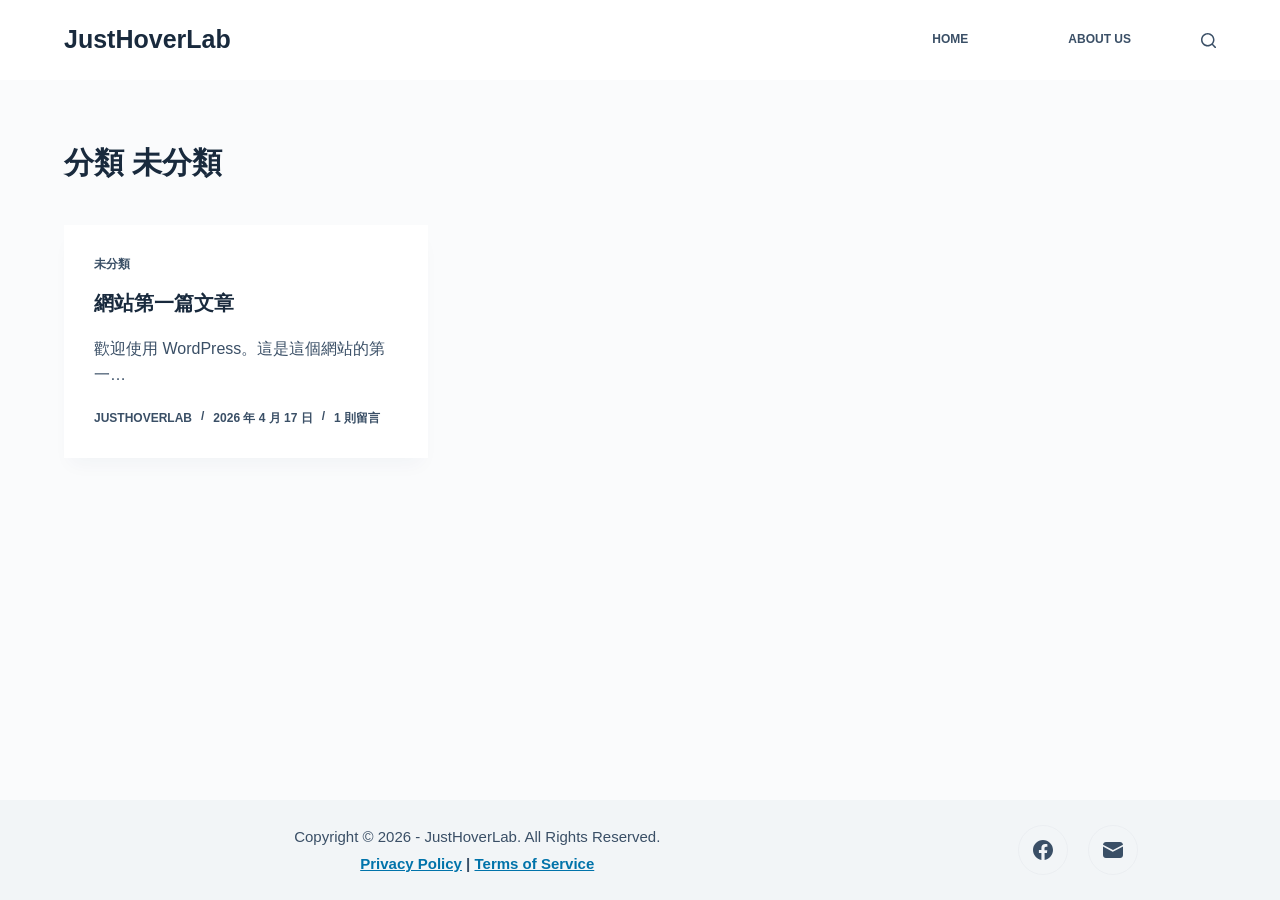
<file: category/uncategorized/index.html>
<!DOCTYPE html>
<html lang="zh-TW">
<head><meta charset="UTF-8">
	
	
	<meta name="viewport" content="width=device-width, initial-scale=1, maximum-scale=5, viewport-fit=cover">
	<link rel="profile" href="https://gmpg.org/xfn/11">

	<title>未分類 – justhoverlab</title>
<meta name="robots" content="max-image-preview:large">
<link rel="alternate" type="application/rss+xml" title="訂閱《justhoverlab》» 資訊提供" href="https://justhoverlab.github.io/feed/">
<link rel="alternate" type="application/rss+xml" title="訂閱《justhoverlab》» 留言的資訊提供" href="https://justhoverlab.github.io/comments/feed/">
<link rel="alternate" type="application/rss+xml" title="訂閱《justhoverlab》» 分類〈未分類〉的資訊提供" href="https://justhoverlab.github.io/category/uncategorized/feed/">
<style id="wp-img-auto-sizes-contain-inline-css">
img:is([sizes=auto i],[sizes^="auto," i]){contain-intrinsic-size:3000px 1500px}
/*# sourceURL=wp-img-auto-sizes-contain-inline-css */
</style>
<style id="wp-block-library-inline-css">
:root{--wp-block-synced-color:#7a00df;--wp-block-synced-color--rgb:122,0,223;--wp-bound-block-color:var(--wp-block-synced-color);--wp-editor-canvas-background:#ddd;--wp-admin-theme-color:#007cba;--wp-admin-theme-color--rgb:0,124,186;--wp-admin-theme-color-darker-10:#006ba1;--wp-admin-theme-color-darker-10--rgb:0,107,160.5;--wp-admin-theme-color-darker-20:#005a87;--wp-admin-theme-color-darker-20--rgb:0,90,135;--wp-admin-border-width-focus:2px}@media (min-resolution:192dpi){:root{--wp-admin-border-width-focus:1.5px}}.wp-element-button{cursor:pointer}:root .has-very-light-gray-background-color{background-color:#eee}:root .has-very-dark-gray-background-color{background-color:#313131}:root .has-very-light-gray-color{color:#eee}:root .has-very-dark-gray-color{color:#313131}:root .has-vivid-green-cyan-to-vivid-cyan-blue-gradient-background{background:linear-gradient(135deg,#00d084,#0693e3)}:root .has-purple-crush-gradient-background{background:linear-gradient(135deg,#34e2e4,#4721fb 50%,#ab1dfe)}:root .has-hazy-dawn-gradient-background{background:linear-gradient(135deg,#faaca8,#dad0ec)}:root .has-subdued-olive-gradient-background{background:linear-gradient(135deg,#fafae1,#67a671)}:root .has-atomic-cream-gradient-background{background:linear-gradient(135deg,#fdd79a,#004a59)}:root .has-nightshade-gradient-background{background:linear-gradient(135deg,#330968,#31cdcf)}:root .has-midnight-gradient-background{background:linear-gradient(135deg,#020381,#2874fc)}:root{--wp--preset--font-size--normal:16px;--wp--preset--font-size--huge:42px}.has-regular-font-size{font-size:1em}.has-larger-font-size{font-size:2.625em}.has-normal-font-size{font-size:var(--wp--preset--font-size--normal)}.has-huge-font-size{font-size:var(--wp--preset--font-size--huge)}.has-text-align-center{text-align:center}.has-text-align-left{text-align:left}.has-text-align-right{text-align:right}.has-fit-text{white-space:nowrap!important}#end-resizable-editor-section{display:none}.aligncenter{clear:both}.items-justified-left{justify-content:flex-start}.items-justified-center{justify-content:center}.items-justified-right{justify-content:flex-end}.items-justified-space-between{justify-content:space-between}.screen-reader-text{border:0;clip-path:inset(50%);height:1px;margin:-1px;overflow:hidden;padding:0;position:absolute;width:1px;word-wrap:normal!important}.screen-reader-text:focus{background-color:#ddd;clip-path:none;color:#444;display:block;font-size:1em;height:auto;left:5px;line-height:normal;padding:15px 23px 14px;text-decoration:none;top:5px;width:auto;z-index:100000}html :where(.has-border-color){border-style:solid}html :where([style*=border-top-color]){border-top-style:solid}html :where([style*=border-right-color]){border-right-style:solid}html :where([style*=border-bottom-color]){border-bottom-style:solid}html :where([style*=border-left-color]){border-left-style:solid}html :where([style*=border-width]){border-style:solid}html :where([style*=border-top-width]){border-top-style:solid}html :where([style*=border-right-width]){border-right-style:solid}html :where([style*=border-bottom-width]){border-bottom-style:solid}html :where([style*=border-left-width]){border-left-style:solid}html :where(img[class*=wp-image-]){height:auto;max-width:100%}:where(figure){margin:0 0 1em}html :where(.is-position-sticky){--wp-admin--admin-bar--position-offset:var(--wp-admin--admin-bar--height,0px)}@media screen and (max-width:600px){html :where(.is-position-sticky){--wp-admin--admin-bar--position-offset:0px}}

/*# sourceURL=wp-block-library-inline-css */
</style>
<style id="wp-block-paragraph-inline-css">
.is-small-text{font-size:.875em}.is-regular-text{font-size:1em}.is-large-text{font-size:2.25em}.is-larger-text{font-size:3em}.has-drop-cap:not(:focus):first-letter{float:left;font-size:8.4em;font-style:normal;font-weight:100;line-height:.68;margin:.05em .1em 0 0;text-transform:uppercase}body.rtl .has-drop-cap:not(:focus):first-letter{float:none;margin-left:.1em}p.has-drop-cap.has-background{overflow:hidden}:root :where(p.has-background){padding:1.25em 2.375em}:where(p.has-text-color:not(.has-link-color)) a{color:inherit}p.has-text-align-left[style*="writing-mode:vertical-lr"],p.has-text-align-right[style*="writing-mode:vertical-rl"]{rotate:180deg}
/*# sourceURL=https://justhoverlab.github.io/wp-includes/blocks/paragraph/style.min.css */
</style>
<style id="global-styles-inline-css">
:root{--wp--preset--aspect-ratio--square: 1;--wp--preset--aspect-ratio--4-3: 4/3;--wp--preset--aspect-ratio--3-4: 3/4;--wp--preset--aspect-ratio--3-2: 3/2;--wp--preset--aspect-ratio--2-3: 2/3;--wp--preset--aspect-ratio--16-9: 16/9;--wp--preset--aspect-ratio--9-16: 9/16;--wp--preset--color--black: #000000;--wp--preset--color--cyan-bluish-gray: #abb8c3;--wp--preset--color--white: #ffffff;--wp--preset--color--pale-pink: #f78da7;--wp--preset--color--vivid-red: #cf2e2e;--wp--preset--color--luminous-vivid-orange: #ff6900;--wp--preset--color--luminous-vivid-amber: #fcb900;--wp--preset--color--light-green-cyan: #7bdcb5;--wp--preset--color--vivid-green-cyan: #00d084;--wp--preset--color--pale-cyan-blue: #8ed1fc;--wp--preset--color--vivid-cyan-blue: #0693e3;--wp--preset--color--vivid-purple: #9b51e0;--wp--preset--color--palette-color-1: var(--theme-palette-color-1, #2872fa);--wp--preset--color--palette-color-2: var(--theme-palette-color-2, #1559ed);--wp--preset--color--palette-color-3: var(--theme-palette-color-3, #3A4F66);--wp--preset--color--palette-color-4: var(--theme-palette-color-4, #192a3d);--wp--preset--color--palette-color-5: var(--theme-palette-color-5, #F2F7F6);--wp--preset--color--palette-color-6: var(--theme-palette-color-6, #f2f5f7);--wp--preset--color--palette-color-7: var(--theme-palette-color-7, #FAFBFC);--wp--preset--color--palette-color-8: var(--theme-palette-color-8, #ffffff);--wp--preset--gradient--vivid-cyan-blue-to-vivid-purple: linear-gradient(135deg,rgb(6,147,227) 0%,rgb(155,81,224) 100%);--wp--preset--gradient--light-green-cyan-to-vivid-green-cyan: linear-gradient(135deg,rgb(122,220,180) 0%,rgb(0,208,130) 100%);--wp--preset--gradient--luminous-vivid-amber-to-luminous-vivid-orange: linear-gradient(135deg,rgb(252,185,0) 0%,rgb(255,105,0) 100%);--wp--preset--gradient--luminous-vivid-orange-to-vivid-red: linear-gradient(135deg,rgb(255,105,0) 0%,rgb(207,46,46) 100%);--wp--preset--gradient--very-light-gray-to-cyan-bluish-gray: linear-gradient(135deg,rgb(238,238,238) 0%,rgb(169,184,195) 100%);--wp--preset--gradient--cool-to-warm-spectrum: linear-gradient(135deg,rgb(74,234,220) 0%,rgb(151,120,209) 20%,rgb(207,42,186) 40%,rgb(238,44,130) 60%,rgb(251,105,98) 80%,rgb(254,248,76) 100%);--wp--preset--gradient--blush-light-purple: linear-gradient(135deg,rgb(255,206,236) 0%,rgb(152,150,240) 100%);--wp--preset--gradient--blush-bordeaux: linear-gradient(135deg,rgb(254,205,165) 0%,rgb(254,45,45) 50%,rgb(107,0,62) 100%);--wp--preset--gradient--luminous-dusk: linear-gradient(135deg,rgb(255,203,112) 0%,rgb(199,81,192) 50%,rgb(65,88,208) 100%);--wp--preset--gradient--pale-ocean: linear-gradient(135deg,rgb(255,245,203) 0%,rgb(182,227,212) 50%,rgb(51,167,181) 100%);--wp--preset--gradient--electric-grass: linear-gradient(135deg,rgb(202,248,128) 0%,rgb(113,206,126) 100%);--wp--preset--gradient--midnight: linear-gradient(135deg,rgb(2,3,129) 0%,rgb(40,116,252) 100%);--wp--preset--gradient--juicy-peach: linear-gradient(to right, #ffecd2 0%, #fcb69f 100%);--wp--preset--gradient--young-passion: linear-gradient(to right, #ff8177 0%, #ff867a 0%, #ff8c7f 21%, #f99185 52%, #cf556c 78%, #b12a5b 100%);--wp--preset--gradient--true-sunset: linear-gradient(to right, #fa709a 0%, #fee140 100%);--wp--preset--gradient--morpheus-den: linear-gradient(to top, #30cfd0 0%, #330867 100%);--wp--preset--gradient--plum-plate: linear-gradient(135deg, #667eea 0%, #764ba2 100%);--wp--preset--gradient--aqua-splash: linear-gradient(15deg, #13547a 0%, #80d0c7 100%);--wp--preset--gradient--love-kiss: linear-gradient(to top, #ff0844 0%, #ffb199 100%);--wp--preset--gradient--new-retrowave: linear-gradient(to top, #3b41c5 0%, #a981bb 49%, #ffc8a9 100%);--wp--preset--gradient--plum-bath: linear-gradient(to top, #cc208e 0%, #6713d2 100%);--wp--preset--gradient--high-flight: linear-gradient(to right, #0acffe 0%, #495aff 100%);--wp--preset--gradient--teen-party: linear-gradient(-225deg, #FF057C 0%, #8D0B93 50%, #321575 100%);--wp--preset--gradient--fabled-sunset: linear-gradient(-225deg, #231557 0%, #44107A 29%, #FF1361 67%, #FFF800 100%);--wp--preset--gradient--arielle-smile: radial-gradient(circle 248px at center, #16d9e3 0%, #30c7ec 47%, #46aef7 100%);--wp--preset--gradient--itmeo-branding: linear-gradient(180deg, #2af598 0%, #009efd 100%);--wp--preset--gradient--deep-blue: linear-gradient(to right, #6a11cb 0%, #2575fc 100%);--wp--preset--gradient--strong-bliss: linear-gradient(to right, #f78ca0 0%, #f9748f 19%, #fd868c 60%, #fe9a8b 100%);--wp--preset--gradient--sweet-period: linear-gradient(to top, #3f51b1 0%, #5a55ae 13%, #7b5fac 25%, #8f6aae 38%, #a86aa4 50%, #cc6b8e 62%, #f18271 75%, #f3a469 87%, #f7c978 100%);--wp--preset--gradient--purple-division: linear-gradient(to top, #7028e4 0%, #e5b2ca 100%);--wp--preset--gradient--cold-evening: linear-gradient(to top, #0c3483 0%, #a2b6df 100%, #6b8cce 100%, #a2b6df 100%);--wp--preset--gradient--mountain-rock: linear-gradient(to right, #868f96 0%, #596164 100%);--wp--preset--gradient--desert-hump: linear-gradient(to top, #c79081 0%, #dfa579 100%);--wp--preset--gradient--ethernal-constance: linear-gradient(to top, #09203f 0%, #537895 100%);--wp--preset--gradient--happy-memories: linear-gradient(-60deg, #ff5858 0%, #f09819 100%);--wp--preset--gradient--grown-early: linear-gradient(to top, #0ba360 0%, #3cba92 100%);--wp--preset--gradient--morning-salad: linear-gradient(-225deg, #B7F8DB 0%, #50A7C2 100%);--wp--preset--gradient--night-call: linear-gradient(-225deg, #AC32E4 0%, #7918F2 48%, #4801FF 100%);--wp--preset--gradient--mind-crawl: linear-gradient(-225deg, #473B7B 0%, #3584A7 51%, #30D2BE 100%);--wp--preset--gradient--angel-care: linear-gradient(-225deg, #FFE29F 0%, #FFA99F 48%, #FF719A 100%);--wp--preset--gradient--juicy-cake: linear-gradient(to top, #e14fad 0%, #f9d423 100%);--wp--preset--gradient--rich-metal: linear-gradient(to right, #d7d2cc 0%, #304352 100%);--wp--preset--gradient--mole-hall: linear-gradient(-20deg, #616161 0%, #9bc5c3 100%);--wp--preset--gradient--cloudy-knoxville: linear-gradient(120deg, #fdfbfb 0%, #ebedee 100%);--wp--preset--gradient--soft-grass: linear-gradient(to top, #c1dfc4 0%, #deecdd 100%);--wp--preset--gradient--saint-petersburg: linear-gradient(135deg, #f5f7fa 0%, #c3cfe2 100%);--wp--preset--gradient--everlasting-sky: linear-gradient(135deg, #fdfcfb 0%, #e2d1c3 100%);--wp--preset--gradient--kind-steel: linear-gradient(-20deg, #e9defa 0%, #fbfcdb 100%);--wp--preset--gradient--over-sun: linear-gradient(60deg, #abecd6 0%, #fbed96 100%);--wp--preset--gradient--premium-white: linear-gradient(to top, #d5d4d0 0%, #d5d4d0 1%, #eeeeec 31%, #efeeec 75%, #e9e9e7 100%);--wp--preset--gradient--clean-mirror: linear-gradient(45deg, #93a5cf 0%, #e4efe9 100%);--wp--preset--gradient--wild-apple: linear-gradient(to top, #d299c2 0%, #fef9d7 100%);--wp--preset--gradient--snow-again: linear-gradient(to top, #e6e9f0 0%, #eef1f5 100%);--wp--preset--gradient--confident-cloud: linear-gradient(to top, #dad4ec 0%, #dad4ec 1%, #f3e7e9 100%);--wp--preset--gradient--glass-water: linear-gradient(to top, #dfe9f3 0%, white 100%);--wp--preset--gradient--perfect-white: linear-gradient(-225deg, #E3FDF5 0%, #FFE6FA 100%);--wp--preset--font-size--small: 13px;--wp--preset--font-size--medium: 20px;--wp--preset--font-size--large: clamp(22px, 1.375rem + ((1vw - 3.2px) * 0.625), 30px);--wp--preset--font-size--x-large: clamp(30px, 1.875rem + ((1vw - 3.2px) * 1.563), 50px);--wp--preset--font-size--xx-large: clamp(45px, 2.813rem + ((1vw - 3.2px) * 2.734), 80px);--wp--preset--spacing--20: 0.44rem;--wp--preset--spacing--30: 0.67rem;--wp--preset--spacing--40: 1rem;--wp--preset--spacing--50: 1.5rem;--wp--preset--spacing--60: 2.25rem;--wp--preset--spacing--70: 3.38rem;--wp--preset--spacing--80: 5.06rem;--wp--preset--shadow--natural: 6px 6px 9px rgba(0, 0, 0, 0.2);--wp--preset--shadow--deep: 12px 12px 50px rgba(0, 0, 0, 0.4);--wp--preset--shadow--sharp: 6px 6px 0px rgba(0, 0, 0, 0.2);--wp--preset--shadow--outlined: 6px 6px 0px -3px rgb(255, 255, 255), 6px 6px rgb(0, 0, 0);--wp--preset--shadow--crisp: 6px 6px 0px rgb(0, 0, 0);}:root { --wp--style--global--content-size: var(--theme-block-max-width);--wp--style--global--wide-size: var(--theme-block-wide-max-width); }:where(body) { margin: 0; }.wp-site-blocks > .alignleft { float: left; margin-right: 2em; }.wp-site-blocks > .alignright { float: right; margin-left: 2em; }.wp-site-blocks > .aligncenter { justify-content: center; margin-left: auto; margin-right: auto; }:where(.wp-site-blocks) > * { margin-block-start: var(--theme-content-spacing); margin-block-end: 0; }:where(.wp-site-blocks) > :first-child { margin-block-start: 0; }:where(.wp-site-blocks) > :last-child { margin-block-end: 0; }:root { --wp--style--block-gap: var(--theme-content-spacing); }:root :where(.is-layout-flow) > :first-child{margin-block-start: 0;}:root :where(.is-layout-flow) > :last-child{margin-block-end: 0;}:root :where(.is-layout-flow) > *{margin-block-start: var(--theme-content-spacing);margin-block-end: 0;}:root :where(.is-layout-constrained) > :first-child{margin-block-start: 0;}:root :where(.is-layout-constrained) > :last-child{margin-block-end: 0;}:root :where(.is-layout-constrained) > *{margin-block-start: var(--theme-content-spacing);margin-block-end: 0;}:root :where(.is-layout-flex){gap: var(--theme-content-spacing);}:root :where(.is-layout-grid){gap: var(--theme-content-spacing);}.is-layout-flow > .alignleft{float: left;margin-inline-start: 0;margin-inline-end: 2em;}.is-layout-flow > .alignright{float: right;margin-inline-start: 2em;margin-inline-end: 0;}.is-layout-flow > .aligncenter{margin-left: auto !important;margin-right: auto !important;}.is-layout-constrained > .alignleft{float: left;margin-inline-start: 0;margin-inline-end: 2em;}.is-layout-constrained > .alignright{float: right;margin-inline-start: 2em;margin-inline-end: 0;}.is-layout-constrained > .aligncenter{margin-left: auto !important;margin-right: auto !important;}.is-layout-constrained > :where(:not(.alignleft):not(.alignright):not(.alignfull)){max-width: var(--wp--style--global--content-size);margin-left: auto !important;margin-right: auto !important;}.is-layout-constrained > .alignwide{max-width: var(--wp--style--global--wide-size);}body .is-layout-flex{display: flex;}.is-layout-flex{flex-wrap: wrap;align-items: center;}.is-layout-flex > :is(*, div){margin: 0;}body .is-layout-grid{display: grid;}.is-layout-grid > :is(*, div){margin: 0;}body{padding-top: 0px;padding-right: 0px;padding-bottom: 0px;padding-left: 0px;}:root :where(.wp-element-button, .wp-block-button__link){font-style: inherit;font-weight: inherit;letter-spacing: inherit;text-transform: inherit;}.has-black-color{color: var(--wp--preset--color--black) !important;}.has-cyan-bluish-gray-color{color: var(--wp--preset--color--cyan-bluish-gray) !important;}.has-white-color{color: var(--wp--preset--color--white) !important;}.has-pale-pink-color{color: var(--wp--preset--color--pale-pink) !important;}.has-vivid-red-color{color: var(--wp--preset--color--vivid-red) !important;}.has-luminous-vivid-orange-color{color: var(--wp--preset--color--luminous-vivid-orange) !important;}.has-luminous-vivid-amber-color{color: var(--wp--preset--color--luminous-vivid-amber) !important;}.has-light-green-cyan-color{color: var(--wp--preset--color--light-green-cyan) !important;}.has-vivid-green-cyan-color{color: var(--wp--preset--color--vivid-green-cyan) !important;}.has-pale-cyan-blue-color{color: var(--wp--preset--color--pale-cyan-blue) !important;}.has-vivid-cyan-blue-color{color: var(--wp--preset--color--vivid-cyan-blue) !important;}.has-vivid-purple-color{color: var(--wp--preset--color--vivid-purple) !important;}.has-palette-color-1-color{color: var(--wp--preset--color--palette-color-1) !important;}.has-palette-color-2-color{color: var(--wp--preset--color--palette-color-2) !important;}.has-palette-color-3-color{color: var(--wp--preset--color--palette-color-3) !important;}.has-palette-color-4-color{color: var(--wp--preset--color--palette-color-4) !important;}.has-palette-color-5-color{color: var(--wp--preset--color--palette-color-5) !important;}.has-palette-color-6-color{color: var(--wp--preset--color--palette-color-6) !important;}.has-palette-color-7-color{color: var(--wp--preset--color--palette-color-7) !important;}.has-palette-color-8-color{color: var(--wp--preset--color--palette-color-8) !important;}.has-black-background-color{background-color: var(--wp--preset--color--black) !important;}.has-cyan-bluish-gray-background-color{background-color: var(--wp--preset--color--cyan-bluish-gray) !important;}.has-white-background-color{background-color: var(--wp--preset--color--white) !important;}.has-pale-pink-background-color{background-color: var(--wp--preset--color--pale-pink) !important;}.has-vivid-red-background-color{background-color: var(--wp--preset--color--vivid-red) !important;}.has-luminous-vivid-orange-background-color{background-color: var(--wp--preset--color--luminous-vivid-orange) !important;}.has-luminous-vivid-amber-background-color{background-color: var(--wp--preset--color--luminous-vivid-amber) !important;}.has-light-green-cyan-background-color{background-color: var(--wp--preset--color--light-green-cyan) !important;}.has-vivid-green-cyan-background-color{background-color: var(--wp--preset--color--vivid-green-cyan) !important;}.has-pale-cyan-blue-background-color{background-color: var(--wp--preset--color--pale-cyan-blue) !important;}.has-vivid-cyan-blue-background-color{background-color: var(--wp--preset--color--vivid-cyan-blue) !important;}.has-vivid-purple-background-color{background-color: var(--wp--preset--color--vivid-purple) !important;}.has-palette-color-1-background-color{background-color: var(--wp--preset--color--palette-color-1) !important;}.has-palette-color-2-background-color{background-color: var(--wp--preset--color--palette-color-2) !important;}.has-palette-color-3-background-color{background-color: var(--wp--preset--color--palette-color-3) !important;}.has-palette-color-4-background-color{background-color: var(--wp--preset--color--palette-color-4) !important;}.has-palette-color-5-background-color{background-color: var(--wp--preset--color--palette-color-5) !important;}.has-palette-color-6-background-color{background-color: var(--wp--preset--color--palette-color-6) !important;}.has-palette-color-7-background-color{background-color: var(--wp--preset--color--palette-color-7) !important;}.has-palette-color-8-background-color{background-color: var(--wp--preset--color--palette-color-8) !important;}.has-black-border-color{border-color: var(--wp--preset--color--black) !important;}.has-cyan-bluish-gray-border-color{border-color: var(--wp--preset--color--cyan-bluish-gray) !important;}.has-white-border-color{border-color: var(--wp--preset--color--white) !important;}.has-pale-pink-border-color{border-color: var(--wp--preset--color--pale-pink) !important;}.has-vivid-red-border-color{border-color: var(--wp--preset--color--vivid-red) !important;}.has-luminous-vivid-orange-border-color{border-color: var(--wp--preset--color--luminous-vivid-orange) !important;}.has-luminous-vivid-amber-border-color{border-color: var(--wp--preset--color--luminous-vivid-amber) !important;}.has-light-green-cyan-border-color{border-color: var(--wp--preset--color--light-green-cyan) !important;}.has-vivid-green-cyan-border-color{border-color: var(--wp--preset--color--vivid-green-cyan) !important;}.has-pale-cyan-blue-border-color{border-color: var(--wp--preset--color--pale-cyan-blue) !important;}.has-vivid-cyan-blue-border-color{border-color: var(--wp--preset--color--vivid-cyan-blue) !important;}.has-vivid-purple-border-color{border-color: var(--wp--preset--color--vivid-purple) !important;}.has-palette-color-1-border-color{border-color: var(--wp--preset--color--palette-color-1) !important;}.has-palette-color-2-border-color{border-color: var(--wp--preset--color--palette-color-2) !important;}.has-palette-color-3-border-color{border-color: var(--wp--preset--color--palette-color-3) !important;}.has-palette-color-4-border-color{border-color: var(--wp--preset--color--palette-color-4) !important;}.has-palette-color-5-border-color{border-color: var(--wp--preset--color--palette-color-5) !important;}.has-palette-color-6-border-color{border-color: var(--wp--preset--color--palette-color-6) !important;}.has-palette-color-7-border-color{border-color: var(--wp--preset--color--palette-color-7) !important;}.has-palette-color-8-border-color{border-color: var(--wp--preset--color--palette-color-8) !important;}.has-vivid-cyan-blue-to-vivid-purple-gradient-background{background: var(--wp--preset--gradient--vivid-cyan-blue-to-vivid-purple) !important;}.has-light-green-cyan-to-vivid-green-cyan-gradient-background{background: var(--wp--preset--gradient--light-green-cyan-to-vivid-green-cyan) !important;}.has-luminous-vivid-amber-to-luminous-vivid-orange-gradient-background{background: var(--wp--preset--gradient--luminous-vivid-amber-to-luminous-vivid-orange) !important;}.has-luminous-vivid-orange-to-vivid-red-gradient-background{background: var(--wp--preset--gradient--luminous-vivid-orange-to-vivid-red) !important;}.has-very-light-gray-to-cyan-bluish-gray-gradient-background{background: var(--wp--preset--gradient--very-light-gray-to-cyan-bluish-gray) !important;}.has-cool-to-warm-spectrum-gradient-background{background: var(--wp--preset--gradient--cool-to-warm-spectrum) !important;}.has-blush-light-purple-gradient-background{background: var(--wp--preset--gradient--blush-light-purple) !important;}.has-blush-bordeaux-gradient-background{background: var(--wp--preset--gradient--blush-bordeaux) !important;}.has-luminous-dusk-gradient-background{background: var(--wp--preset--gradient--luminous-dusk) !important;}.has-pale-ocean-gradient-background{background: var(--wp--preset--gradient--pale-ocean) !important;}.has-electric-grass-gradient-background{background: var(--wp--preset--gradient--electric-grass) !important;}.has-midnight-gradient-background{background: var(--wp--preset--gradient--midnight) !important;}.has-juicy-peach-gradient-background{background: var(--wp--preset--gradient--juicy-peach) !important;}.has-young-passion-gradient-background{background: var(--wp--preset--gradient--young-passion) !important;}.has-true-sunset-gradient-background{background: var(--wp--preset--gradient--true-sunset) !important;}.has-morpheus-den-gradient-background{background: var(--wp--preset--gradient--morpheus-den) !important;}.has-plum-plate-gradient-background{background: var(--wp--preset--gradient--plum-plate) !important;}.has-aqua-splash-gradient-background{background: var(--wp--preset--gradient--aqua-splash) !important;}.has-love-kiss-gradient-background{background: var(--wp--preset--gradient--love-kiss) !important;}.has-new-retrowave-gradient-background{background: var(--wp--preset--gradient--new-retrowave) !important;}.has-plum-bath-gradient-background{background: var(--wp--preset--gradient--plum-bath) !important;}.has-high-flight-gradient-background{background: var(--wp--preset--gradient--high-flight) !important;}.has-teen-party-gradient-background{background: var(--wp--preset--gradient--teen-party) !important;}.has-fabled-sunset-gradient-background{background: var(--wp--preset--gradient--fabled-sunset) !important;}.has-arielle-smile-gradient-background{background: var(--wp--preset--gradient--arielle-smile) !important;}.has-itmeo-branding-gradient-background{background: var(--wp--preset--gradient--itmeo-branding) !important;}.has-deep-blue-gradient-background{background: var(--wp--preset--gradient--deep-blue) !important;}.has-strong-bliss-gradient-background{background: var(--wp--preset--gradient--strong-bliss) !important;}.has-sweet-period-gradient-background{background: var(--wp--preset--gradient--sweet-period) !important;}.has-purple-division-gradient-background{background: var(--wp--preset--gradient--purple-division) !important;}.has-cold-evening-gradient-background{background: var(--wp--preset--gradient--cold-evening) !important;}.has-mountain-rock-gradient-background{background: var(--wp--preset--gradient--mountain-rock) !important;}.has-desert-hump-gradient-background{background: var(--wp--preset--gradient--desert-hump) !important;}.has-ethernal-constance-gradient-background{background: var(--wp--preset--gradient--ethernal-constance) !important;}.has-happy-memories-gradient-background{background: var(--wp--preset--gradient--happy-memories) !important;}.has-grown-early-gradient-background{background: var(--wp--preset--gradient--grown-early) !important;}.has-morning-salad-gradient-background{background: var(--wp--preset--gradient--morning-salad) !important;}.has-night-call-gradient-background{background: var(--wp--preset--gradient--night-call) !important;}.has-mind-crawl-gradient-background{background: var(--wp--preset--gradient--mind-crawl) !important;}.has-angel-care-gradient-background{background: var(--wp--preset--gradient--angel-care) !important;}.has-juicy-cake-gradient-background{background: var(--wp--preset--gradient--juicy-cake) !important;}.has-rich-metal-gradient-background{background: var(--wp--preset--gradient--rich-metal) !important;}.has-mole-hall-gradient-background{background: var(--wp--preset--gradient--mole-hall) !important;}.has-cloudy-knoxville-gradient-background{background: var(--wp--preset--gradient--cloudy-knoxville) !important;}.has-soft-grass-gradient-background{background: var(--wp--preset--gradient--soft-grass) !important;}.has-saint-petersburg-gradient-background{background: var(--wp--preset--gradient--saint-petersburg) !important;}.has-everlasting-sky-gradient-background{background: var(--wp--preset--gradient--everlasting-sky) !important;}.has-kind-steel-gradient-background{background: var(--wp--preset--gradient--kind-steel) !important;}.has-over-sun-gradient-background{background: var(--wp--preset--gradient--over-sun) !important;}.has-premium-white-gradient-background{background: var(--wp--preset--gradient--premium-white) !important;}.has-clean-mirror-gradient-background{background: var(--wp--preset--gradient--clean-mirror) !important;}.has-wild-apple-gradient-background{background: var(--wp--preset--gradient--wild-apple) !important;}.has-snow-again-gradient-background{background: var(--wp--preset--gradient--snow-again) !important;}.has-confident-cloud-gradient-background{background: var(--wp--preset--gradient--confident-cloud) !important;}.has-glass-water-gradient-background{background: var(--wp--preset--gradient--glass-water) !important;}.has-perfect-white-gradient-background{background: var(--wp--preset--gradient--perfect-white) !important;}.has-small-font-size{font-size: var(--wp--preset--font-size--small) !important;}.has-medium-font-size{font-size: var(--wp--preset--font-size--medium) !important;}.has-large-font-size{font-size: var(--wp--preset--font-size--large) !important;}.has-x-large-font-size{font-size: var(--wp--preset--font-size--x-large) !important;}.has-xx-large-font-size{font-size: var(--wp--preset--font-size--xx-large) !important;}
/*# sourceURL=global-styles-inline-css */
</style>

<link rel="stylesheet" id="ct-main-styles-css" href="https://justhoverlab.github.io/wp-content/themes/blocksy/static/bundle/main.min.css?ver=2.1.38" media="all">
<link rel="stylesheet" id="ct-page-title-styles-css" href="https://justhoverlab.github.io/wp-content/themes/blocksy/static/bundle/page-title.min.css?ver=2.1.38" media="all">
<link rel="https://api.w.org/" href="https://justhoverlab.github.io/wp-json/"><link rel="alternate" title="JSON" type="application/json" href="https://justhoverlab.github.io/wp-json/wp/v2/categories/1"><link rel="EditURI" type="application/rsd+xml" title="RSD" href="https://justhoverlab.github.io/xmlrpc.php?rsd">
<meta name="generator" content="WordPress 6.9.4">
<noscript><link rel="stylesheet" href="https://justhoverlab.github.io/wp-content/themes/blocksy/static/bundle/no-scripts.min.css" type="text/css"></noscript>
<style id="ct-main-styles-inline-css">[data-header*="type-1"] .ct-header [data-id="logo"] .site-logo-container {--logo-max-height:80px;} [data-header*="type-1"] .ct-header [data-id="logo"] .site-title {--theme-font-weight:700;--theme-font-style:normal;--theme-font-size:25px;--theme-line-height:1.5;--theme-link-initial-color:var(--theme-palette-color-4);} [data-header*="type-1"] .ct-header [data-id="menu"] {--menu-items-spacing:100px;--menu-items-gap:0px;} [data-header*="type-1"] .ct-header [data-id="menu"] > ul > li > a {--theme-font-weight:700;--theme-font-style:normal;--theme-text-transform:uppercase;--theme-font-size:12px;--theme-line-height:1.3;--theme-link-initial-color:var(--theme-text-color);} [data-header*="type-1"] .ct-header [data-id="menu"] .sub-menu .ct-menu-link {--theme-link-initial-color:var(--theme-palette-color-8);--theme-font-weight:500;--theme-font-style:normal;--theme-font-size:12px;} [data-header*="type-1"] .ct-header [data-id="menu"] .sub-menu {--dropdown-width:200px;--dropdown-divider:1px dashed rgba(255, 255, 255, 0.1);--theme-box-shadow:0px 10px 20px rgba(41, 51, 61, 0.1);--theme-border-radius:0px 0px 2px 2px;} [data-header*="type-1"] .ct-header [data-row*="middle"] {--height:80px;background-color:var(--theme-palette-color-8);background-image:none;--theme-border-top:none;--theme-border-bottom:none;--theme-box-shadow:none;} [data-header*="type-1"] .ct-header [data-row*="middle"] > div {--theme-border-top:none;--theme-border-bottom:none;} [data-header*="type-1"] [data-id="mobile-menu"] {--theme-font-weight:700;--theme-font-style:normal;--theme-font-size:20px;--theme-link-initial-color:#ffffff;--mobile-menu-divider:none;} [data-header*="type-1"] #offcanvas {--theme-box-shadow:0px 0px 70px rgba(0, 0, 0, 0.35);--side-panel-width:500px;--panel-content-height:100%;} [data-header*="type-1"] #offcanvas .ct-panel-inner {background-color:rgba(18, 21, 25, 0.98);} [data-header*="type-1"] [data-id="search"] {--theme-icon-size:15px;} [data-header*="type-1"] [data-id="search"] .ct-label {--theme-font-weight:600;--theme-font-style:normal;--theme-text-transform:uppercase;--theme-font-size:12px;} [data-header*="type-1"] #search-modal .ct-search-results {--theme-font-weight:500;--theme-font-style:normal;--theme-font-size:14px;--theme-line-height:1.4;} [data-header*="type-1"] #search-modal .ct-search-form {--theme-link-initial-color:#ffffff;--theme-form-text-initial-color:#ffffff;--theme-form-text-focus-color:#ffffff;--theme-form-field-border-initial-color:rgba(255, 255, 255, 0.2);--theme-button-text-initial-color:rgba(255, 255, 255, 0.7);--theme-button-text-hover-color:#ffffff;--theme-button-background-initial-color:var(--theme-palette-color-1);--theme-button-background-hover-color:var(--theme-palette-color-1);} [data-header*="type-1"] #search-modal {background-color:rgba(18, 21, 25, 0.98);} [data-header*="type-1"] [data-id="trigger"] {--theme-icon-size:18px;--toggle-button-radius:3px;} [data-header*="type-1"] [data-id="trigger"]:not([data-design="simple"]) {--toggle-button-padding:10px;} [data-header*="type-1"] [data-id="trigger"] .ct-label {--theme-font-weight:600;--theme-font-style:normal;--theme-text-transform:uppercase;--theme-font-size:12px;} [data-header*="type-1"] {--header-height:80px;} [data-header*="type-1"] .ct-header {background-image:none;} [data-footer*="type-1"] .ct-footer [data-row*="bottom"] > div {--container-spacing:25px;--theme-border:none;--theme-border-top:none;--theme-border-bottom:none;--grid-template-columns:3fr 1fr;} [data-footer*="type-1"] .ct-footer [data-row*="bottom"] .widget-title {--theme-font-size:16px;} [data-footer*="type-1"] .ct-footer [data-row*="bottom"] {--theme-border-top:none;--theme-border-bottom:none;background-color:transparent;} [data-footer*="type-1"] [data-id="copyright"] {--theme-font-weight:400;--theme-font-style:normal;--theme-font-size:15px;--theme-line-height:1.3;} [data-footer*="type-1"] [data-column="copyright"] {--horizontal-alignment:center;--vertical-alignment:center;} [data-footer*="type-1"] [data-id="socials"].ct-footer-socials {--theme-icon-size:20px;--items-spacing:20px;} [data-footer*="type-1"] [data-column="socials"] {--horizontal-alignment:center;--vertical-alignment:center;} [data-footer*="type-1"] [data-id="socials"].ct-footer-socials .ct-label {--theme-font-weight:600;--theme-font-style:normal;--theme-text-transform:uppercase;--theme-font-size:12px;--visibility:none;} [data-footer*="type-1"] [data-id="socials"].ct-footer-socials [data-color="custom"] {--background-color:rgba(218, 222, 228, 0.3);--background-hover-color:var(--theme-palette-color-1);} [data-footer*="type-1"][data-footer*="reveal"] .site-main {--footer-box-shadow:0px 30px 50px rgba(0, 0, 0, 0.1);} [data-footer*="type-1"] .ct-footer {background-color:var(--theme-palette-color-6);} [data-footer*="type-1"] footer.ct-container {--footer-container-bottom-offset:50px;--footer-container-padding:0px 35px;}:root {--theme-font-family:var(--theme-font-stack-default);--theme-font-weight:400;--theme-font-style:normal;--theme-text-transform:none;--theme-text-decoration:none;--theme-font-size:16px;--theme-line-height:1.65;--theme-letter-spacing:0em;--theme-button-font-weight:500;--theme-button-font-style:normal;--theme-button-font-size:15px;--has-classic-forms:var(--true);--has-modern-forms:var(--false);--theme-form-field-border-initial-color:var(--theme-border-color);--theme-form-field-border-focus-color:var(--theme-palette-color-1);--theme-form-selection-field-initial-color:var(--theme-border-color);--theme-form-selection-field-active-color:var(--theme-palette-color-1);--theme-palette-color-1:#2872fa;--theme-palette-color-2:#1559ed;--theme-palette-color-3:#3A4F66;--theme-palette-color-4:#192a3d;--theme-palette-color-5:#F2F7F6;--theme-palette-color-6:#f2f5f7;--theme-palette-color-7:#FAFBFC;--theme-palette-color-8:#ffffff;--theme-text-color:var(--theme-palette-color-3);--theme-link-initial-color:var(--theme-palette-color-1);--theme-link-hover-color:var(--theme-palette-color-2);--theme-selection-text-color:#ffffff;--theme-selection-background-color:var(--theme-palette-color-1);--theme-border-color:var(--theme-palette-color-5);--theme-headings-color:var(--theme-palette-color-4);--theme-content-spacing:1.5em;--theme-button-min-height:40px;--theme-button-shadow:none;--theme-button-transform:none;--theme-button-text-initial-color:#ffffff;--theme-button-text-hover-color:#ffffff;--theme-button-background-initial-color:var(--theme-palette-color-1);--theme-button-background-hover-color:var(--theme-palette-color-2);--theme-button-border:none;--theme-button-padding:5px 20px;--theme-normal-container-max-width:1290px;--theme-content-vertical-spacing:60px;--theme-container-edge-spacing:90vw;--theme-narrow-container-max-width:750px;--theme-wide-offset:130px;}h1 {--theme-font-weight:700;--theme-font-style:normal;--theme-font-size:40px;--theme-line-height:1.5;}h2 {--theme-font-weight:700;--theme-font-style:normal;--theme-font-size:35px;--theme-line-height:1.5;}h3 {--theme-font-weight:700;--theme-font-style:normal;--theme-font-size:30px;--theme-line-height:1.5;}h4 {--theme-font-weight:700;--theme-font-style:normal;--theme-font-size:25px;--theme-line-height:1.5;}h5 {--theme-font-weight:700;--theme-font-style:normal;--theme-font-size:20px;--theme-line-height:1.5;}h6 {--theme-font-weight:700;--theme-font-style:normal;--theme-font-size:16px;--theme-line-height:1.5;}.wp-block-pullquote {--theme-font-family:Georgia;--theme-font-weight:600;--theme-font-style:normal;--theme-font-size:25px;}pre, code, samp, kbd {--theme-font-family:monospace;--theme-font-weight:400;--theme-font-style:normal;--theme-font-size:16px;}figcaption {--theme-font-size:14px;}.ct-sidebar .widget-title {--theme-font-size:20px;}.ct-breadcrumbs {--theme-font-weight:600;--theme-font-style:normal;--theme-text-transform:uppercase;--theme-font-size:12px;}body {background-color:var(--theme-palette-color-7);background-image:none;} [data-prefix="single_blog_post"] .entry-header .page-title {--theme-font-size:30px;} [data-prefix="single_blog_post"] .entry-header .entry-meta {--theme-font-weight:600;--theme-font-style:normal;--theme-text-transform:uppercase;--theme-font-size:12px;--theme-line-height:1.3;} [data-prefix="categories"] .entry-header .page-title {--theme-font-size:30px;} [data-prefix="categories"] .entry-header .entry-meta {--theme-font-weight:600;--theme-font-style:normal;--theme-text-transform:uppercase;--theme-font-size:12px;--theme-line-height:1.3;} [data-prefix="search"] .entry-header .page-title {--theme-font-size:30px;} [data-prefix="search"] .entry-header .entry-meta {--theme-font-weight:600;--theme-font-style:normal;--theme-text-transform:uppercase;--theme-font-size:12px;--theme-line-height:1.3;} [data-prefix="author"] .entry-header .page-title {--theme-font-size:30px;} [data-prefix="author"] .entry-header .entry-meta {--theme-font-weight:600;--theme-font-style:normal;--theme-text-transform:uppercase;--theme-font-size:12px;--theme-line-height:1.3;} [data-prefix="author"] .hero-section[data-type="type-2"] {background-color:var(--theme-palette-color-6);background-image:none;--container-padding:50px 0px;} [data-prefix="blog"] .entries {--grid-template-columns:repeat(3, minmax(0, 1fr));} [data-prefix="blog"] .entry-card .entry-title {--theme-font-size:20px;--theme-line-height:1.3;} [data-prefix="blog"] .entry-card .entry-meta {--theme-font-weight:600;--theme-font-style:normal;--theme-text-transform:uppercase;--theme-font-size:12px;} [data-prefix="blog"] .entry-card {background-color:var(--theme-palette-color-8);--theme-box-shadow:0px 12px 18px -6px rgba(34, 56, 101, 0.04);} [data-prefix="blog"] [data-archive="default"] .card-content .entry-meta[data-id="meta_1"] {--card-element-spacing:15px;} [data-prefix="blog"] [data-archive="default"] .card-content .ct-media-container {--card-element-spacing:30px;} [data-prefix="blog"] [data-archive="default"] .card-content .entry-meta[data-id="meta_2"] {--card-element-spacing:15px;} [data-prefix="categories"] .entries {--grid-template-columns:repeat(3, minmax(0, 1fr));} [data-prefix="categories"] .entry-card .entry-title {--theme-font-size:20px;--theme-line-height:1.3;} [data-prefix="categories"] .entry-card .entry-meta {--theme-font-weight:600;--theme-font-style:normal;--theme-text-transform:uppercase;--theme-font-size:12px;} [data-prefix="categories"] .entry-card {background-color:var(--theme-palette-color-8);--theme-box-shadow:0px 12px 18px -6px rgba(34, 56, 101, 0.04);} [data-prefix="categories"] [data-archive="default"] .card-content .entry-meta[data-id="meta_1"] {--card-element-spacing:15px;} [data-prefix="categories"] [data-archive="default"] .card-content .ct-media-container {--card-element-spacing:30px;} [data-prefix="categories"] [data-archive="default"] .card-content .entry-meta[data-id="meta_2"] {--card-element-spacing:15px;} [data-prefix="author"] .entries {--grid-template-columns:repeat(3, minmax(0, 1fr));} [data-prefix="author"] .entry-card .entry-title {--theme-font-size:20px;--theme-line-height:1.3;} [data-prefix="author"] .entry-card .entry-meta {--theme-font-weight:600;--theme-font-style:normal;--theme-text-transform:uppercase;--theme-font-size:12px;} [data-prefix="author"] .entry-card {background-color:var(--theme-palette-color-8);--theme-box-shadow:0px 12px 18px -6px rgba(34, 56, 101, 0.04);} [data-prefix="author"] [data-archive="default"] .card-content .entry-meta[data-id="meta_1"] {--card-element-spacing:15px;} [data-prefix="author"] [data-archive="default"] .card-content .ct-media-container {--card-element-spacing:30px;} [data-prefix="author"] [data-archive="default"] .card-content .entry-meta[data-id="meta_2"] {--card-element-spacing:15px;} [data-prefix="search"] .entries {--grid-template-columns:repeat(3, minmax(0, 1fr));} [data-prefix="search"] .entry-card .entry-title {--theme-font-size:20px;--theme-line-height:1.3;} [data-prefix="search"] .entry-card .entry-meta {--theme-font-weight:600;--theme-font-style:normal;--theme-text-transform:uppercase;--theme-font-size:12px;} [data-prefix="search"] .entry-card {background-color:var(--theme-palette-color-8);--theme-box-shadow:0px 12px 18px -6px rgba(34, 56, 101, 0.04);} [data-prefix="search"] [data-archive="default"] .card-content .entry-meta[data-id="meta_1"] {--card-element-spacing:15px;} [data-prefix="search"] [data-archive="default"] .card-content .ct-media-container {--card-element-spacing:30px;} [data-prefix="search"] [data-archive="default"] .card-content .entry-meta[data-id="meta_2"] {--card-element-spacing:15px;}form textarea {--theme-form-field-height:170px;}.ct-sidebar {--theme-link-initial-color:var(--theme-text-color);}aside[data-type="type-3"] {--theme-border:1px solid rgba(224, 229, 235, 0.8);} [data-prefix="single_blog_post"] [class*="ct-container"] > article[class*="post"] {--has-boxed:var(--false);--has-wide:var(--true);} [data-prefix="single_page"] [class*="ct-container"] > article[class*="post"] {--has-boxed:var(--false);--has-wide:var(--true);}@media (max-width: 999.98px) {[data-header*="type-1"] #offcanvas {--side-panel-width:65vw;} [data-footer*="type-1"] .ct-footer [data-row*="bottom"] > div {--grid-template-columns:initial;} [data-footer*="type-1"] footer.ct-container {--footer-container-padding:0vw 4vw;} [data-prefix="blog"] .entries {--grid-template-columns:repeat(2, minmax(0, 1fr));} [data-prefix="categories"] .entries {--grid-template-columns:repeat(2, minmax(0, 1fr));} [data-prefix="author"] .entries {--grid-template-columns:repeat(2, minmax(0, 1fr));} [data-prefix="search"] .entries {--grid-template-columns:repeat(2, minmax(0, 1fr));}}@media (max-width: 689.98px) {[data-header*="type-1"] #offcanvas {--side-panel-width:90vw;} [data-footer*="type-1"] .ct-footer [data-row*="bottom"] > div {--container-spacing:15px;--grid-template-columns:initial;} [data-footer*="type-1"] footer.ct-container {--footer-container-padding:0vw 5vw;} [data-prefix="blog"] .entries {--grid-template-columns:repeat(1, minmax(0, 1fr));} [data-prefix="blog"] .entry-card .entry-title {--theme-font-size:18px;} [data-prefix="categories"] .entries {--grid-template-columns:repeat(1, minmax(0, 1fr));} [data-prefix="categories"] .entry-card .entry-title {--theme-font-size:18px;} [data-prefix="author"] .entries {--grid-template-columns:repeat(1, minmax(0, 1fr));} [data-prefix="author"] .entry-card .entry-title {--theme-font-size:18px;} [data-prefix="search"] .entries {--grid-template-columns:repeat(1, minmax(0, 1fr));} [data-prefix="search"] .entry-card .entry-title {--theme-font-size:18px;}:root {--theme-content-vertical-spacing:50px;--theme-container-edge-spacing:88vw;}}</style>
	<link rel="stylesheet" id="ct-entries-styles-css" href="https://justhoverlab.github.io/wp-content/themes/blocksy/static/bundle/entries.min.css?ver=2.1.38" media="all">

</head>


<body class="archive category category-uncategorized category-1 wp-embed-responsive wp-theme-blocksy" data-link="type-2" data-prefix="categories" data-header="type-1" data-footer="type-1">

<a class="skip-link screen-reader-text" href="#main">跳至主要內容</a><div class="ct-drawer-canvas" data-location="start">
		<div id="search-modal" class="ct-panel" data-behaviour="modal" role="dialog" aria-label="搜尋對話框" inert>
			<div class="ct-panel-actions">
				<button class="ct-toggle-close" data-type="type-1" aria-label="關閉搜尋互動視窗">
					<svg class="ct-icon" width="12" height="12" viewbox="0 0 15 15"><path d="M1 15a1 1 0 01-.71-.29 1 1 0 010-1.41l5.8-5.8-5.8-5.8A1 1 0 011.7.29l5.8 5.8 5.8-5.8a1 1 0 011.41 1.41l-5.8 5.8 5.8 5.8a1 1 0 01-1.41 1.41l-5.8-5.8-5.8 5.8A1 1 0 011 15z"></path></svg>				</button>
			</div>

			<div class="ct-panel-content">
				

<form role="search" method="get" class="ct-search-form" action="http://justhoverlab.local/" aria-haspopup="listbox" data-live-results="thumbs">

	<input type="search" class="modal-field" placeholder="搜尋" value="" name="s" autocomplete="off" title="搜尋..." aria-label="搜尋...">

	<div class="ct-search-form-controls">
		
		<button type="submit" class="wp-element-button" data-button="icon" aria-label="搜尋按鈕">
			<svg class="ct-icon ct-search-button-content" aria-hidden="true" width="15" height="15" viewbox="0 0 15 15"><path d="M14.8,13.7L12,11c0.9-1.2,1.5-2.6,1.5-4.2c0-3.7-3-6.8-6.8-6.8S0,3,0,6.8s3,6.8,6.8,6.8c1.6,0,3.1-0.6,4.2-1.5l2.8,2.8c0.1,0.1,0.3,0.2,0.5,0.2s0.4-0.1,0.5-0.2C15.1,14.5,15.1,14,14.8,13.7z M1.5,6.8c0-2.9,2.4-5.2,5.2-5.2S12,3.9,12,6.8S9.6,12,6.8,12S1.5,9.6,1.5,6.8z"></path></svg>
			<span class="ct-ajax-loader">
				<svg viewbox="0 0 24 24">
					<circle cx="12" cy="12" r="10" opacity="0.2" fill="none" stroke="currentColor" stroke-miterlimit="10" stroke-width="2"></circle>

					<path d="m12,2c5.52,0,10,4.48,10,10" fill="none" stroke="currentColor" stroke-linecap="round" stroke-miterlimit="10" stroke-width="2">
						<animatetransform attributename="transform" attributetype="XML" type="rotate" dur="0.6s" from="0 12 12" to="360 12 12" repeatcount="indefinite"></animatetransform>
					</path>
				</svg>
			</span>
		</button>

		
					<input type="hidden" name="ct_post_type" value="post:page">
		
		

			</div>

			<div class="screen-reader-text" aria-live="polite" role="status">
			找不到符合條件的結果		</div>
	
</form>


			</div>
		</div>

		<div id="offcanvas" class="ct-panel ct-header" data-behaviour="right-side" role="dialog" aria-label="滑入對話框" inert=""><div class="ct-panel-inner">
				<div class="ct-panel-actions">
					
					
				<button class="ct-toggle-close" data-type="type-1" aria-label="關閉側選單">
					<svg class="ct-icon" width="12" height="12" viewbox="0 0 15 15"><path d="M1 15a1 1 0 01-.71-.29 1 1 0 010-1.41l5.8-5.8-5.8-5.8A1 1 0 011.7.29l5.8 5.8 5.8-5.8a1 1 0 011.41 1.41l-5.8 5.8 5.8 5.8a1 1 0 01-1.41 1.41l-5.8-5.8-5.8 5.8A1 1 0 011 15z"></path></svg>
				</button>
			
				</div>
			<div class="ct-panel-content" data-device="desktop"><div class="ct-panel-content-inner"></div></div><div class="ct-panel-content" data-device="mobile"><div class="ct-panel-content-inner">
<nav class="mobile-menu menu-container" data-id="mobile-menu" data-interaction="click" data-toggle-type="type-1" data-submenu-dots="yes">

	<ul><li class="page_item page-item-18"><a href="https://justhoverlab.github.io/about-us/" class="ct-menu-link">About Us</a></li><li class="page_item page-item-5"><a href="https://justhoverlab.github.io/" class="ct-menu-link">Home</a></li><li class="page_item page-item-56"><a href="https://justhoverlab.github.io/privacy-st/" class="ct-menu-link">Privacy ST</a></li><li class="page_item page-item-58"><a href="https://justhoverlab.github.io/terms-st/" class="ct-menu-link">Terms ST</a></li></ul></nav>

</div></div></div></div></div>
<div id="main-container">
	<header id="header" class="ct-header" data-id="type-1" itemscope="" itemtype="https://schema.org/WPHeader"><div data-device="desktop"><div data-row="middle" data-column-set="2"><div class="ct-container"><div data-column="start" data-placements="1"><div data-items="primary">
<div class="site-branding" data-id="logo" itemscope="itemscope" itemtype="https://schema.org/Organization">

	
			<div class="site-title-container">
			<span class="site-title " itemprop="name"><a href="https://justhoverlab.github.io/" rel="home" itemprop="url">JustHoverLab</a></span>					</div>
	  </div>

</div></div><div data-column="end" data-placements="1"><div data-items="primary">
<nav id="header-menu-1" class="header-menu-1 menu-container" data-id="menu" data-interaction="hover" data-menu="type-2:default" data-dropdown="type-1:simple" data-responsive="no" itemscope="" itemtype="https://schema.org/SiteNavigationElement" aria-label="MainMenu">

	<ul id="menu-mainmenu" class="menu"><li id="menu-item-40" class="menu-item menu-item-type-post_type menu-item-object-page menu-item-home menu-item-40"><a href="https://justhoverlab.github.io/" class="ct-menu-link">Home</a></li>
<li id="menu-item-41" class="menu-item menu-item-type-post_type menu-item-object-page menu-item-41"><a href="https://justhoverlab.github.io/about-us/" class="ct-menu-link">About Us</a></li>
</ul></nav>


<button class="ct-header-search ct-toggle " data-toggle-panel="#search-modal" aria-controls="search-modal" aria-label="搜尋" data-label="left" data-id="search">

	<span class="ct-label ct-hidden-sm ct-hidden-md ct-hidden-lg" aria-hidden="true">搜尋</span>

	<svg class="ct-icon" aria-hidden="true" width="15" height="15" viewbox="0 0 15 15"><path d="M14.8,13.7L12,11c0.9-1.2,1.5-2.6,1.5-4.2c0-3.7-3-6.8-6.8-6.8S0,3,0,6.8s3,6.8,6.8,6.8c1.6,0,3.1-0.6,4.2-1.5l2.8,2.8c0.1,0.1,0.3,0.2,0.5,0.2s0.4-0.1,0.5-0.2C15.1,14.5,15.1,14,14.8,13.7z M1.5,6.8c0-2.9,2.4-5.2,5.2-5.2S12,3.9,12,6.8S9.6,12,6.8,12S1.5,9.6,1.5,6.8z"></path></svg></button>
</div></div></div></div></div><div data-device="mobile"><div data-row="middle" data-column-set="2"><div class="ct-container"><div data-column="start" data-placements="1"><div data-items="primary">
<div class="site-branding" data-id="logo">

	
			<div class="site-title-container">
			<span class="site-title "><a href="https://justhoverlab.github.io/" rel="home">JustHoverLab</a></span>					</div>
	  </div>

</div></div><div data-column="end" data-placements="1"><div data-items="primary">
<button class="ct-header-trigger ct-toggle " data-toggle-panel="#offcanvas" aria-controls="offcanvas" data-design="simple" data-label="right" aria-label="選單" data-id="trigger">

	<span class="ct-label ct-hidden-sm ct-hidden-md ct-hidden-lg" aria-hidden="true">選單</span>

	<svg class="ct-icon" width="18" height="14" viewbox="0 0 18 14" data-type="type-1" aria-hidden="true">
		<rect y="0.00" width="18" height="1.7" rx="1"></rect>
		<rect y="6.15" width="18" height="1.7" rx="1"></rect>
		<rect y="12.3" width="18" height="1.7" rx="1"></rect>
	</svg></button>
</div></div></div></div></div></header>
	<main id="main" class="site-main hfeed" itemscope="itemscope" itemtype="https://schema.org/CreativeWork">

		
<div class="ct-container" data-vertical-spacing="top:bottom">
	<section>
		
<div class="hero-section is-width-constrained" data-type="type-1">
			<header class="entry-header">
			<h1 class="page-title" itemprop="headline"><span class="ct-title-label">分類</span> 未分類</h1>		</header>
	</div><div class="entries" data-archive="default" data-layout="grid" data-cards="boxed"><article class="entry-card card-content post-1 post type-post status-publish format-standard hentry category-uncategorized"><ul class="entry-meta" data-type="simple:slash" data-id="meta_1"><li class="meta-categories" data-type="simple"><a href="https://justhoverlab.github.io/category/uncategorized/" rel="tag" class="ct-term-1">未分類</a></li></ul><h2 class="entry-title"><a href="https://justhoverlab.github.io/hello-world/" rel="bookmark">網站第一篇文章</a></h2><div class="entry-excerpt"><p>歡迎使用 WordPress。這是這個網站的第一…</p>
</div><ul class="entry-meta" data-type="simple:slash" data-id="meta_2"><li class="meta-author" itemprop="author" itemscope="" itemtype="https://schema.org/Person"><a class="ct-meta-element-author" href="https://justhoverlab.github.io/author/justhoverlab/" title="作者 justhoverlab" rel="author" itemprop="url"><span itemprop="name">justhoverlab</span></a></li><li class="meta-date" itemprop="datePublished"><time class="ct-meta-element-date" datetime="2026-04-17T15:12:06+08:00">2026 年 4 月 17 日</time></li><li class="meta-comments"><a href="https://justhoverlab.github.io/hello-world/#comments">1 則留言</a></li></ul></article></div>	</section>

	</div>
	</main>

	<footer id="footer" class="ct-footer" data-id="type-1" itemscope="" itemtype="https://schema.org/WPFooter"><div data-row="bottom"><div class="ct-container" data-columns-divider="md:sm"><div data-column="copyright">
<div class="ct-footer-copyright" data-id="copyright">

	<p>Copyright © 2026 - JustHoverLab. All Rights Reserved.</p>
<p><strong class="Yjhzub"> <a style="color: #0073aa; text-decoration: underline;" href="https://justhoverlab.github.io/privacy-st/">Privacy Policy</a> | <a style="color: #0073aa; text-decoration: underline;" href="https://justhoverlab.github.io/terms-st/">Terms of Service</a> </strong></p></div>
</div><div data-column="socials">
<div class="ct-footer-socials" data-id="socials">

	
		<div class="ct-social-box" data-color="custom" data-icon-size="custom" data-icons-type="rounded:outline">
			
			
							
				<a href="https://www.facebook.com/profile.php?id=61575359858171" data-network="facebook" aria-label="Facebook" target="_blank" rel="noopener noreferrer">
					<span class="ct-icon-container">
					<svg width="20px" height="20px" viewbox="0 0 20 20" aria-hidden="true">
						<path d="M20,10.1c0-5.5-4.5-10-10-10S0,4.5,0,10.1c0,5,3.7,9.1,8.4,9.9v-7H5.9v-2.9h2.5V7.9C8.4,5.4,9.9,4,12.2,4c1.1,0,2.2,0.2,2.2,0.2v2.5h-1.3c-1.2,0-1.6,0.8-1.6,1.6v1.9h2.8L13.9,13h-2.3v7C16.3,19.2,20,15.1,20,10.1z"></path>
					</svg>
				</span>				</a>
							
				<a href="mailto:justhoverlab@gmail.com" data-network="email" aria-label="電子郵件" target="_blank" rel="noopener noreferrer">
					<span class="ct-icon-container">
					<svg width="20" height="20" viewbox="0 0 20 20" aria-hidden="true">
						<path d="M10,10.1L0,4.7C0.1,3.2,1.4,2,3,2h14c1.6,0,2.9,1.2,3,2.8L10,10.1z M10,11.8c-0.1,0-0.2,0-0.4-0.1L0,6.4V15c0,1.7,1.3,3,3,3h4.9h4.3H17c1.7,0,3-1.3,3-3V6.4l-9.6,5.2C10.2,11.7,10.1,11.7,10,11.8z"></path>
					</svg>
				</span>				</a>
			
			
					</div>

	</div>

</div></div></div></footer></div>

<script type="speculationrules">
{"prefetch":[{"source":"document","where":{"and":[{"href_matches":"/*"},{"not":{"href_matches":["/wp-*.php","/wp-admin/*","/wp-content/uploads/*","/wp-content/*","/wp-content/plugins/*","/wp-content/themes/blocksy/*","/*\\?(.+)"]}},{"not":{"selector_matches":"a[rel~=\"nofollow\"]"}},{"not":{"selector_matches":".no-prefetch, .no-prefetch a"}}]},"eagerness":"conservative"}]}
</script>
<script id="ct-scripts-js-extra">
var ct_localizations = {"ajax_url":"https://justhoverlab.github.io/wp-admin/admin-ajax.php","public_url":"https://justhoverlab.github.io/wp-content/themes/blocksy/static/bundle/","rest_url":"https://justhoverlab.github.io/wp-json/","search_url":"https://justhoverlab.github.io/search/QUERY_STRING/","show_more_text":"\u986f\u793a\u66f4\u591a","more_text":"\u66f4\u591a","search_live_results":"\u641c\u5c0b\u7d50\u679c","search_live_no_results":"\u627e\u4e0d\u5230\u7b26\u5408\u689d\u4ef6\u7684\u7d50\u679c","search_live_no_result":"\u627e\u4e0d\u5230\u7b26\u5408\u689d\u4ef6\u7684\u7d50\u679c","search_live_one_result":"\u60a8\u5df1\u627e\u5230 %s \u500b\u7b26\u5408\u7684. \u8acb\u6309 Tab \u9375\u4f86\u9078\u64c7\u5b83.","search_live_many_results":"\u60a8\u5df1\u627e\u5230 %s \u500b\u7b26\u5408\u7684. \u8acb\u6309 Tab \u9375\u4f86\u9078\u64c7\u5b83.","search_live_stock_status_texts":{"instock":"\u5c1a\u6709\u5eab\u5b58","outofstock":"\u6c92\u6709\u5eab\u5b58"},"clipboard_copied":"\u5df2\u5b8c\u6210\u8907\u88fd\uff01","clipboard_failed":"\u8907\u88fd\u5931\u6557","expand_submenu":"\u5c55\u958b\u4e0b\u62c9\u9078\u55ae","collapse_submenu":"\u6536\u5408\u4e0b\u62c9\u9078\u55ae","dynamic_js_chunks":[],"dynamic_styles":{"lazy_load":"https://justhoverlab.github.io/wp-content/themes/blocksy/static/bundle/non-critical-styles.min.css?ver=2.1.38","search_lazy":"https://justhoverlab.github.io/wp-content/themes/blocksy/static/bundle/non-critical-search-styles.min.css?ver=2.1.38","back_to_top":"https://justhoverlab.github.io/wp-content/themes/blocksy/static/bundle/back-to-top.min.css?ver=2.1.38"},"dynamic_styles_selectors":[{"selector":".ct-header-cart, #woo-cart-panel","url":"https://justhoverlab.github.io/wp-content/themes/blocksy/static/bundle/cart-header-element-lazy.min.css?ver=2.1.38"},{"selector":".flexy","url":"https://justhoverlab.github.io/wp-content/themes/blocksy/static/bundle/flexy.min.css?ver=2.1.38"},{"selector":".ct-pagination","url":"https://justhoverlab.github.io/wp-content/themes/blocksy/static/bundle/pagination.min.css?ver=2.1.38"}]};
//# sourceURL=ct-scripts-js-extra
</script>
<script src="https://justhoverlab.github.io/wp-content/themes/blocksy/static/bundle/main.js?ver=2.1.38" id="ct-scripts-js"></script>

</body>
</html>
</file>
